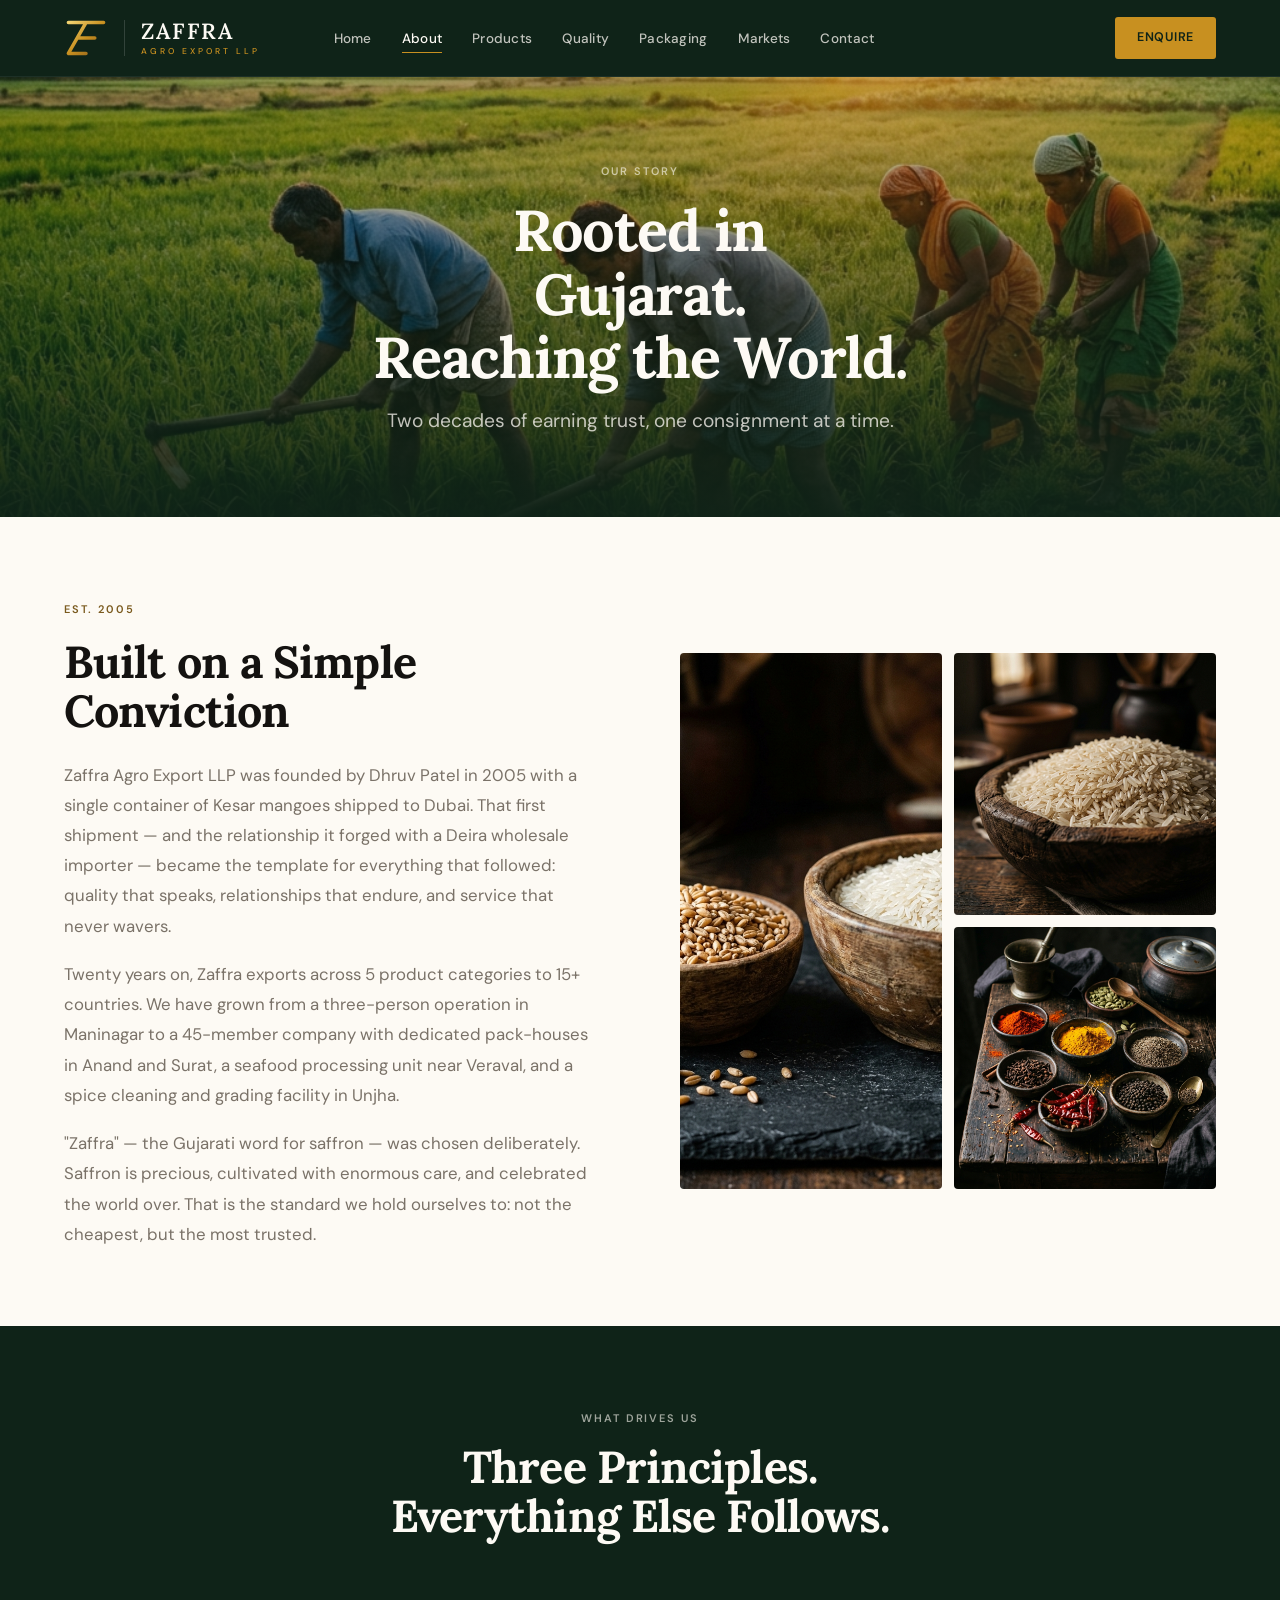
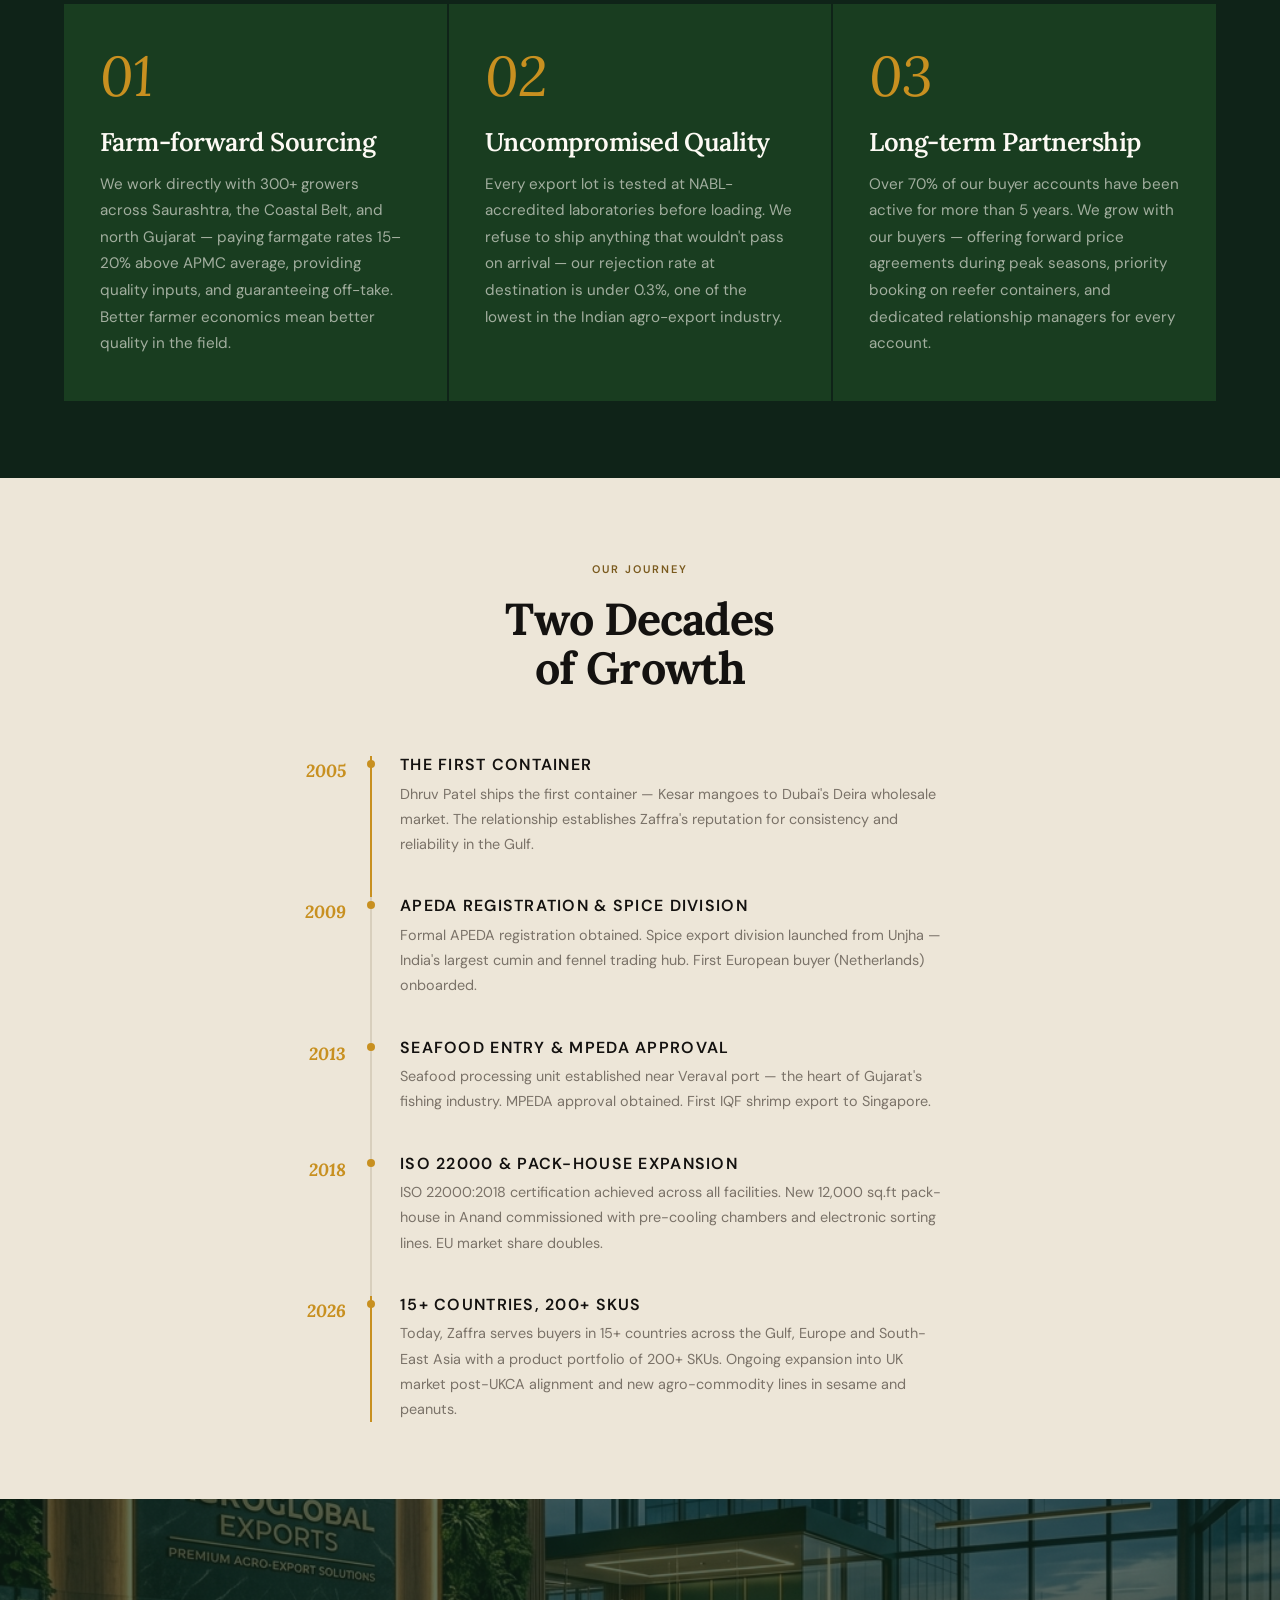
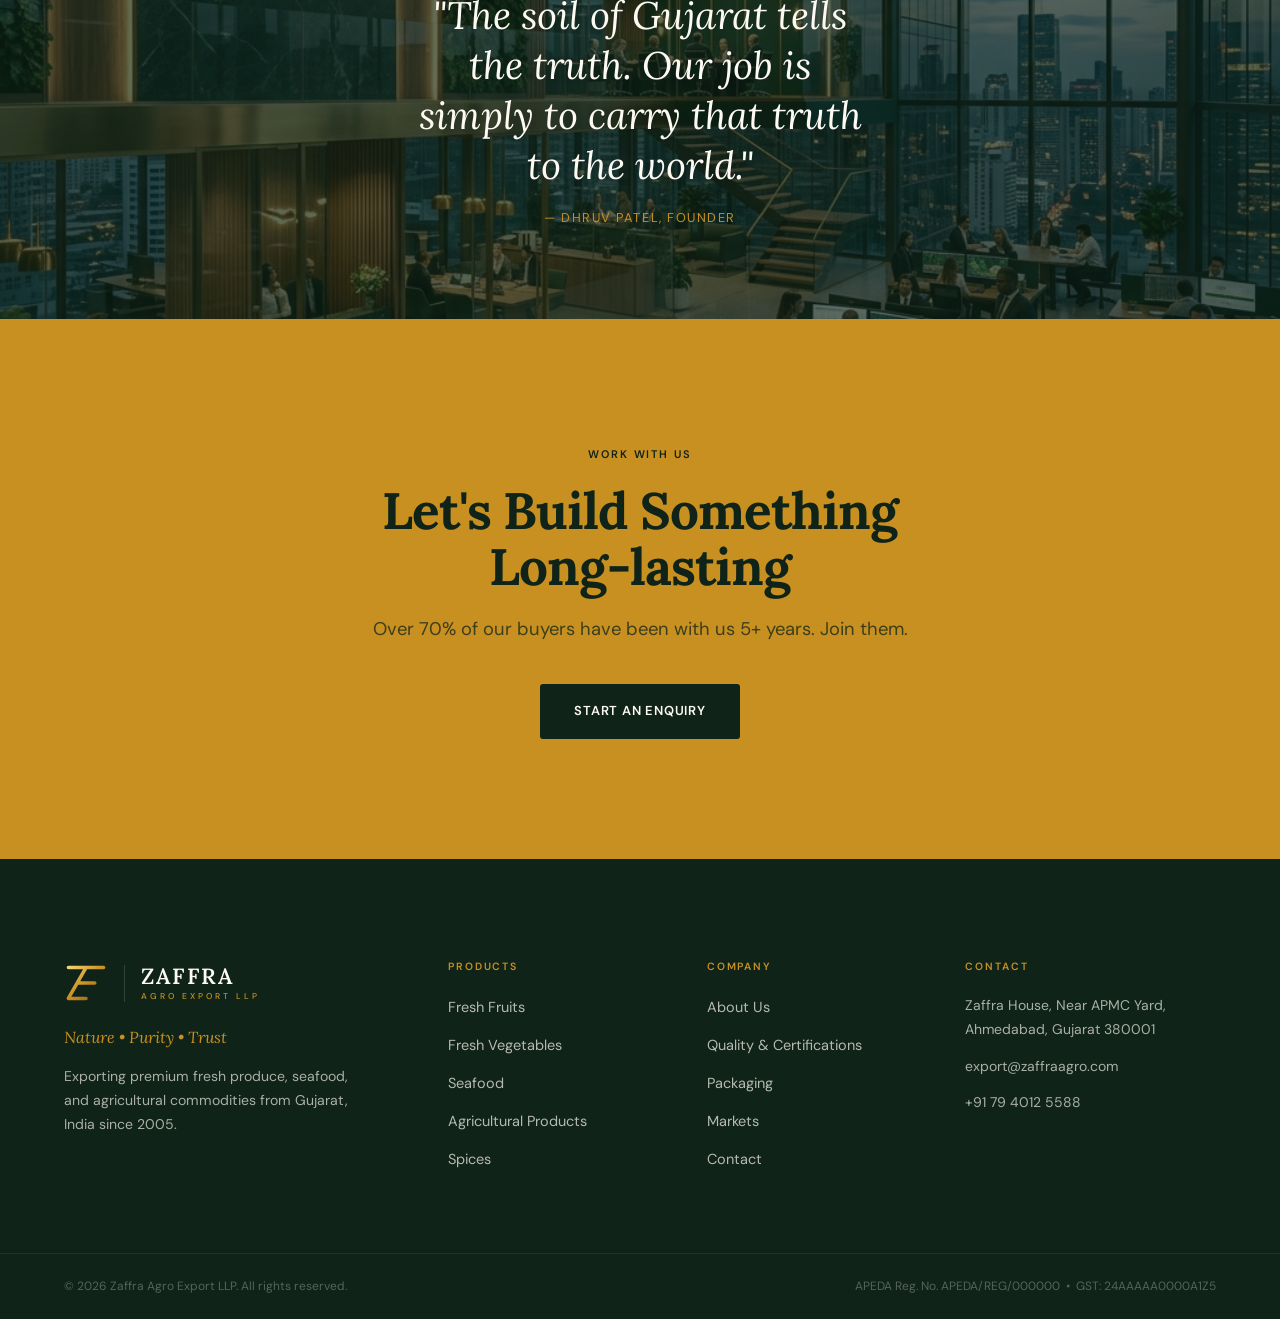
<file: about.html>
﻿<!DOCTYPE html>
<html lang="en">
<head>
  <meta charset="UTF-8">
  <meta name="viewport" content="width=device-width, initial-scale=1.0">
  <title>About Zaffra Agro Export LLP — Gujarat's Premier Agro Exporter</title>
  <meta name="description" content="Learn about Zaffra Agro Export LLP — founded in 2005 in Ahmedabad, Gujarat. Our story, team, farming partnerships and export philosophy.">
  <link rel="preconnect" href="https://fonts.googleapis.com">
  <link rel="preconnect" href="https://fonts.gstatic.com" crossorigin>
  <link rel="stylesheet" href="https://fonts.googleapis.com/css2?family=Lora:ital,wght@0,400;0,500;0,600;0,700;1,400;1,700&family=DM+Sans:opsz,wght@9..40,300;9..40,400;9..40,500;9..40,600&display=swap">
  <link rel="stylesheet" href="css/style.css">
</head>
<body class="page-interior">

  <header class="site-header" id="site-header">
    <div class="nav-container">
      <a href="index.html" class="brand" aria-label="Zaffra Home">
        <svg class="brand-mark" viewBox="0 0 100 100" xmlns="http://www.w3.org/2000/svg"><defs><linearGradient id="goldGrad" x1="0%" y1="0%" x2="100%" y2="100%"><stop offset="0%" stop-color="#F2D270" /><stop offset="50%" stop-color="#C89020" /><stop offset="100%" stop-color="#8A5A19" /></linearGradient></defs><path d="M10 15 H90 M50 15 L10 85 H50 M30 50 H70" fill="none" stroke="url(#goldGrad)" stroke-width="8" stroke-linecap="round" stroke-linejoin="round"/></svg>
        <span class="brand-word">ZAFFRA<small>AGRO EXPORT LLP</small></span>
      </a>
      <nav class="main-nav" aria-label="Primary navigation">
        <ul>
          <li><a href="index.html">Home</a></li>
          <li><a href="about.html" class="current">About</a></li>
          <li class="has-dropdown">
            <a href="products.html">Products</a>
            <div class="dropdown">
              <a href="fresh-fruits.html">Fresh Fruits</a>
              <a href="fresh-vegetables.html">Fresh Vegetables</a>
              <a href="seafood.html">Seafood</a>
              <a href="agricultural.html">Agricultural Products</a>
              <a href="spices.html">Spices</a>
            </div>
          </li>
          <li><a href="quality.html">Quality</a></li>
          <li><a href="packaging.html">Packaging</a></li>
          <li><a href="countries.html">Markets</a></li>
          <li><a href="contact.html">Contact</a></li>
        </ul>
      </nav>
      <div class="nav-actions">
        <a href="contact.html" class="btn-nav-enquire">Enquire</a>
        <button class="mobile-toggle" id="mobile-toggle" aria-label="Open menu" aria-expanded="false"><span></span><span></span><span></span></button>
      </div>
    </div>
  </header>
  <div class="mobile-panel" id="mobile-panel" aria-hidden="true">
    <button class="mobile-panel-close" aria-label="Close menu"><svg viewBox="0 0 24 24" fill="none" stroke="currentColor" stroke-width="1.5" aria-hidden="true"><line x1="4" y1="4" x2="20" y2="20"/><line x1="20" y1="4" x2="4" y2="20"/></svg></button>
    <nav aria-label="Mobile navigation"><ul>
      <li><a href="index.html">Home</a></li>
      <li><a href="about.html">About</a></li>
      <li><a href="fresh-fruits.html">Fresh Fruits</a></li>
      <li><a href="fresh-vegetables.html">Fresh Vegetables</a></li>
      <li><a href="seafood.html">Seafood</a></li>
      <li><a href="agricultural.html">Agricultural Products</a></li>
      <li><a href="spices.html">Spices</a></li>
      <li><a href="quality.html">Quality</a></li>
      <li><a href="packaging.html">Packaging</a></li>
      <li><a href="countries.html">Markets</a></li>
      <li><a href="contact.html">Contact</a></li>
    </ul></nav>
    <a href="contact.html" class="btn-primary" style="margin-top:auto;display:inline-flex">Send Enquiry</a>
  </div>

  <main>

    <section class="page-hero" style="background-image:url('images/origin_story.png')" aria-labelledby="about-hero-h1">
      <div class="container">
        <span class="label label--light reveal">Our Story</span>
        <h1 id="about-hero-h1" class="reveal">Rooted in<br>Gujarat.<br>Reaching the World.</h1>
        <p class="lead reveal reveal-delay-1">Two decades of earning trust, one consignment at a time.</p>
      </div>
    </section>

    <!-- Founding story split -->
    <section class="section section-cream" aria-labelledby="founding-heading">
      <div class="container">
        <div class="grid-2" style="gap:80px;align-items:center">
          <div class="reveal">
            <span class="label">Est. 2005</span>
            <h2 id="founding-heading">Built on a Simple<br>Conviction</h2>
            <p class="body-lg" style="margin-top:24px;color:var(--mid)">
              Zaffra Agro Export LLP was founded by Dhruv Patel in 2005 with a single container of Kesar mangoes shipped to Dubai. That first shipment — and the relationship it forged with a Deira wholesale importer — became the template for everything that followed: quality that speaks, relationships that endure, and service that never wavers.
            </p>
            <p class="body-lg" style="margin-top:18px;color:var(--mid)">
              Twenty years on, Zaffra exports across 5 product categories to 15+ countries. We have grown from a three-person operation in Maninagar to a 45-member company with dedicated pack-houses in Anand and Surat, a seafood processing unit near Veraval, and a spice cleaning and grading facility in Unjha.
            </p>
            <p class="body-lg" style="margin-top:18px;color:var(--mid)">
              "Zaffra" — the Gujarati word for saffron — was chosen deliberately. Saffron is precious, cultivated with enormous care, and celebrated the world over. That is the standard we hold ourselves to: not the cheapest, but the most trusted.
            </p>
          </div>
          <div class="reveal reveal-delay-1" style="display:grid;grid-template-columns:1fr 1fr;gap:12px">
            <img src="images/agricultural_products.png" alt="Gujarat agricultural fields at sunrise" loading="lazy" decoding="async" style="width:100%;height:100%;object-fit:cover;border-radius:4px">
            <div style="display:grid;grid-template-rows:1fr 1fr;gap:12px;height:100%">
              <img src="images/basmati_rice.png" alt="Golden Alphonso mangoes" loading="lazy" decoding="async" style="width:100%;height:100%;object-fit:cover;border-radius:4px">
              <img src="images/spices.png" alt="Vibrant Indian spices" loading="lazy" decoding="async" style="width:100%;height:100%;object-fit:cover;border-radius:4px">
            </div>
          </div>
        </div>
      </div>
    </section>

    <!-- Values / pillars dark section -->
    <section class="section section-forest" aria-labelledby="values-heading">
      <div class="container">
        <div class="section-header section-header--center reveal">
          <span class="label label--light">What Drives Us</span>
          <h2 id="values-heading" class="text-cream">Three Principles.<br>Everything Else Follows.</h2>
        </div>
        <div class="grid-3" style="gap:2px;margin-top:48px">
          <div style="background:var(--forest-mid);padding:44px 36px" class="reveal">
            <div style="font-family:var(--serif);font-style:italic;font-size:3.5rem;color:var(--saffron);line-height:1;margin-bottom:24px">01</div>
            <h3 style="color:var(--cream);margin-bottom:14px">Farm-forward Sourcing</h3>
            <p style="color:rgba(253,250,244,0.6);line-height:1.75;font-size:0.95rem">We work directly with 300+ growers across Saurashtra, the Coastal Belt, and north Gujarat — paying farmgate rates 15–20% above APMC average, providing quality inputs, and guaranteeing off-take. Better farmer economics mean better quality in the field.</p>
          </div>
          <div style="background:var(--forest-mid);padding:44px 36px" class="reveal reveal-delay-1">
            <div style="font-family:var(--serif);font-style:italic;font-size:3.5rem;color:var(--saffron);line-height:1;margin-bottom:24px">02</div>
            <h3 style="color:var(--cream);margin-bottom:14px">Uncompromised Quality</h3>
            <p style="color:rgba(253,250,244,0.6);line-height:1.75;font-size:0.95rem">Every export lot is tested at NABL-accredited laboratories before loading. We refuse to ship anything that wouldn't pass on arrival — our rejection rate at destination is under 0.3%, one of the lowest in the Indian agro-export industry.</p>
          </div>
          <div style="background:var(--forest-mid);padding:44px 36px" class="reveal reveal-delay-2">
            <div style="font-family:var(--serif);font-style:italic;font-size:3.5rem;color:var(--saffron);line-height:1;margin-bottom:24px">03</div>
            <h3 style="color:var(--cream);margin-bottom:14px">Long-term Partnership</h3>
            <p style="color:rgba(253,250,244,0.6);line-height:1.75;font-size:0.95rem">Over 70% of our buyer accounts have been active for more than 5 years. We grow with our buyers — offering forward price agreements during peak seasons, priority booking on reefer containers, and dedicated relationship managers for every account.</p>
          </div>
        </div>
      </div>
    </section>

    <!-- Timeline -->
    <section class="section section-stone" aria-labelledby="timeline-heading">
      <div class="container">
        <div class="section-header section-header--center reveal">
          <span class="label">Our Journey</span>
          <h2 id="timeline-heading">Two Decades<br>of Growth</h2>
        </div>
        <div style="max-width: 700px; margin: 40px auto 0;">
          <div style="border-left:2px solid var(--hairline);padding-left:0;margin-left:80px">
            <!-- Timeline items -->
            <div style="display:flex;gap:0;margin-bottom:0">
              <div style="width:80px;flex-shrink:0;margin-left:-82px;text-align:right;padding-right:24px">
                <span style="font-family:var(--serif);font-style:italic;font-size:1.1rem;color:var(--saffron);font-weight:700">2005</span>
              </div>
              <div style="border-left:2px solid var(--saffron);padding-left:28px;padding-bottom:40px;position:relative">
                <div style="position:absolute;left:-5px;top:4px;width:8px;height:8px;border-radius:50%;background:var(--saffron)"></div>
                <h4 style="margin-bottom:8px">The First Container</h4>
                <p style="color:var(--mid);font-size:0.9rem;max-width:55ch">Dhruv Patel ships the first container — Kesar mangoes to Dubai's Deira wholesale market. The relationship establishes Zaffra's reputation for consistency and reliability in the Gulf.</p>
              </div>
            </div>
            <div style="display:flex;gap:0">
              <div style="width:80px;flex-shrink:0;margin-left:-82px;text-align:right;padding-right:24px">
                <span style="font-family:var(--serif);font-style:italic;font-size:1.1rem;color:var(--saffron);font-weight:700">2009</span>
              </div>
              <div style="border-left:2px solid var(--hairline);padding-left:28px;padding-bottom:40px;position:relative">
                <div style="position:absolute;left:-5px;top:4px;width:8px;height:8px;border-radius:50%;background:var(--saffron)"></div>
                <h4 style="margin-bottom:8px">APEDA Registration &amp; Spice Division</h4>
                <p style="color:var(--mid);font-size:0.9rem;max-width:55ch">Formal APEDA registration obtained. Spice export division launched from Unjha — India's largest cumin and fennel trading hub. First European buyer (Netherlands) onboarded.</p>
              </div>
            </div>
            <div style="display:flex;gap:0">
              <div style="width:80px;flex-shrink:0;margin-left:-82px;text-align:right;padding-right:24px">
                <span style="font-family:var(--serif);font-style:italic;font-size:1.1rem;color:var(--saffron);font-weight:700">2013</span>
              </div>
              <div style="border-left:2px solid var(--hairline);padding-left:28px;padding-bottom:40px;position:relative">
                <div style="position:absolute;left:-5px;top:4px;width:8px;height:8px;border-radius:50%;background:var(--saffron)"></div>
                <h4 style="margin-bottom:8px">Seafood Entry &amp; MPEDA Approval</h4>
                <p style="color:var(--mid);font-size:0.9rem;max-width:55ch">Seafood processing unit established near Veraval port — the heart of Gujarat's fishing industry. MPEDA approval obtained. First IQF shrimp export to Singapore.</p>
              </div>
            </div>
            <div style="display:flex;gap:0">
              <div style="width:80px;flex-shrink:0;margin-left:-82px;text-align:right;padding-right:24px">
                <span style="font-family:var(--serif);font-style:italic;font-size:1.1rem;color:var(--saffron);font-weight:700">2018</span>
              </div>
              <div style="border-left:2px solid var(--hairline);padding-left:28px;padding-bottom:40px;position:relative">
                <div style="position:absolute;left:-5px;top:4px;width:8px;height:8px;border-radius:50%;background:var(--saffron)"></div>
                <h4 style="margin-bottom:8px">ISO 22000 &amp; Pack-House Expansion</h4>
                <p style="color:var(--mid);font-size:0.9rem;max-width:55ch">ISO 22000:2018 certification achieved across all facilities. New 12,000 sq.ft pack-house in Anand commissioned with pre-cooling chambers and electronic sorting lines. EU market share doubles.</p>
              </div>
            </div>
            <div style="display:flex;gap:0">
              <div style="width:80px;flex-shrink:0;margin-left:-82px;text-align:right;padding-right:24px">
                <span style="font-family:var(--serif);font-style:italic;font-size:1.1rem;color:var(--saffron);font-weight:700">2026</span>
              </div>
              <div style="border-left:2px solid var(--saffron);padding-left:28px;padding-bottom:0;position:relative">
                <div style="position:absolute;left:-5px;top:4px;width:8px;height:8px;border-radius:50%;background:var(--saffron)"></div>
                <h4 style="margin-bottom:8px">15+ Countries, 200+ SKUs</h4>
                <p style="color:var(--mid);font-size:0.9rem;max-width:55ch">Today, Zaffra serves buyers in 15+ countries across the Gulf, Europe and South-East Asia with a product portfolio of 200+ SKUs. Ongoing expansion into UK market post-UKCA alignment and new agro-commodity lines in sesame and peanuts.</p>
              </div>
            </div>
          </div>
        </div>
      </div>
    </section>

    <!-- Wide farm image with pullquote -->
    <div style="position:relative;overflow:hidden">
      <img src="images/contact_hero.png" alt="Gujarat farmland at dawn — home of Zaffra's sourcing network" loading="lazy" decoding="async" style="width:100%;height:420px;object-fit:cover;display:block">
      <div style="position:absolute;inset:0;background:rgba(15,35,24,0.65);display:flex;align-items:center;justify-content:center;padding:40px">
        <blockquote style="font-family:var(--serif);font-style:italic;font-size:clamp(1.5rem,3vw,2.8rem);color:var(--cream);text-align:center;max-width:20ch;line-height:1.3">
          "The soil of Gujarat tells the truth. Our job is simply to carry that truth to the world."
          <cite style="display:block;font-family:var(--sans);font-style:normal;font-size:0.8rem;letter-spacing:.12em;text-transform:uppercase;color:var(--saffron);margin-top:20px">— Dhruv Patel, Founder</cite>
        </blockquote>
      </div>
    </div>

    <!-- CTA -->
    <section class="highlight-band" aria-labelledby="about-cta-heading">
      <div class="container">
        <span class="label" style="color:var(--forest)">Work With Us</span>
        <h2 id="about-cta-heading">Let's Build Something<br>Long-lasting</h2>
        <p>Over 70% of our buyers have been with us 5+ years. Join them.</p>
        <a href="contact.html" class="btn-dark">Start an Enquiry</a>
      </div>
    </section>

  </main>

  <footer class="site-footer">
    <div class="footer-inner">
      <div class="footer-brand-col">
        <a href="index.html" class="brand brand--light" aria-label="Zaffra Home"><svg class="brand-mark" viewBox="0 0 100 100" xmlns="http://www.w3.org/2000/svg"><defs><linearGradient id="goldGrad" x1="0%" y1="0%" x2="100%" y2="100%"><stop offset="0%" stop-color="#F2D270" /><stop offset="50%" stop-color="#C89020" /><stop offset="100%" stop-color="#8A5A19" /></linearGradient></defs><path d="M10 15 H90 M50 15 L10 85 H50 M30 50 H70" fill="none" stroke="url(#goldGrad)" stroke-width="8" stroke-linecap="round" stroke-linejoin="round"/></svg><span class="brand-word">ZAFFRA<small>AGRO EXPORT LLP</small></span></a>
        <p class="footer-tagline">Nature &bull; Purity &bull; Trust</p>
        <p class="footer-desc">Exporting premium fresh produce, seafood, and agricultural commodities from Gujarat, India since 2005.</p>
      </div>
      <div class="footer-nav-col"><h4>Products</h4><ul>
        <li><a href="fresh-fruits.html">Fresh Fruits</a></li><li><a href="fresh-vegetables.html">Fresh Vegetables</a></li>
        <li><a href="seafood.html">Seafood</a></li><li><a href="agricultural.html">Agricultural Products</a></li><li><a href="spices.html">Spices</a></li>
      </ul></div>
      <div class="footer-nav-col"><h4>Company</h4><ul>
        <li><a href="about.html">About Us</a></li><li><a href="quality.html">Quality &amp; Certifications</a></li>
        <li><a href="packaging.html">Packaging</a></li><li><a href="countries.html">Markets</a></li><li><a href="contact.html">Contact</a></li>
      </ul></div>
      <div class="footer-contact-col"><h4>Contact</h4><address>
        <p>Zaffra House, Near APMC Yard,<br>Ahmedabad, Gujarat 380001</p>
        <p><a href="mailto:export@zaffraagro.com">export@zaffraagro.com</a></p>
        <p><a href="tel:+917940125588">+91 79 4012 5588</a></p>
      </address></div>
    </div>
    <div class="footer-bottom">
      <p>&copy; 2026 Zaffra Agro Export LLP. All rights reserved.</p>
      <p>APEDA Reg. No. APEDA/REG/000000 &nbsp;&bull;&nbsp; GST: 24AAAAA0000A1Z5</p>
    </div>
  </footer>
  <script src="js/script.js"></script>
</body>
</html>
</file>
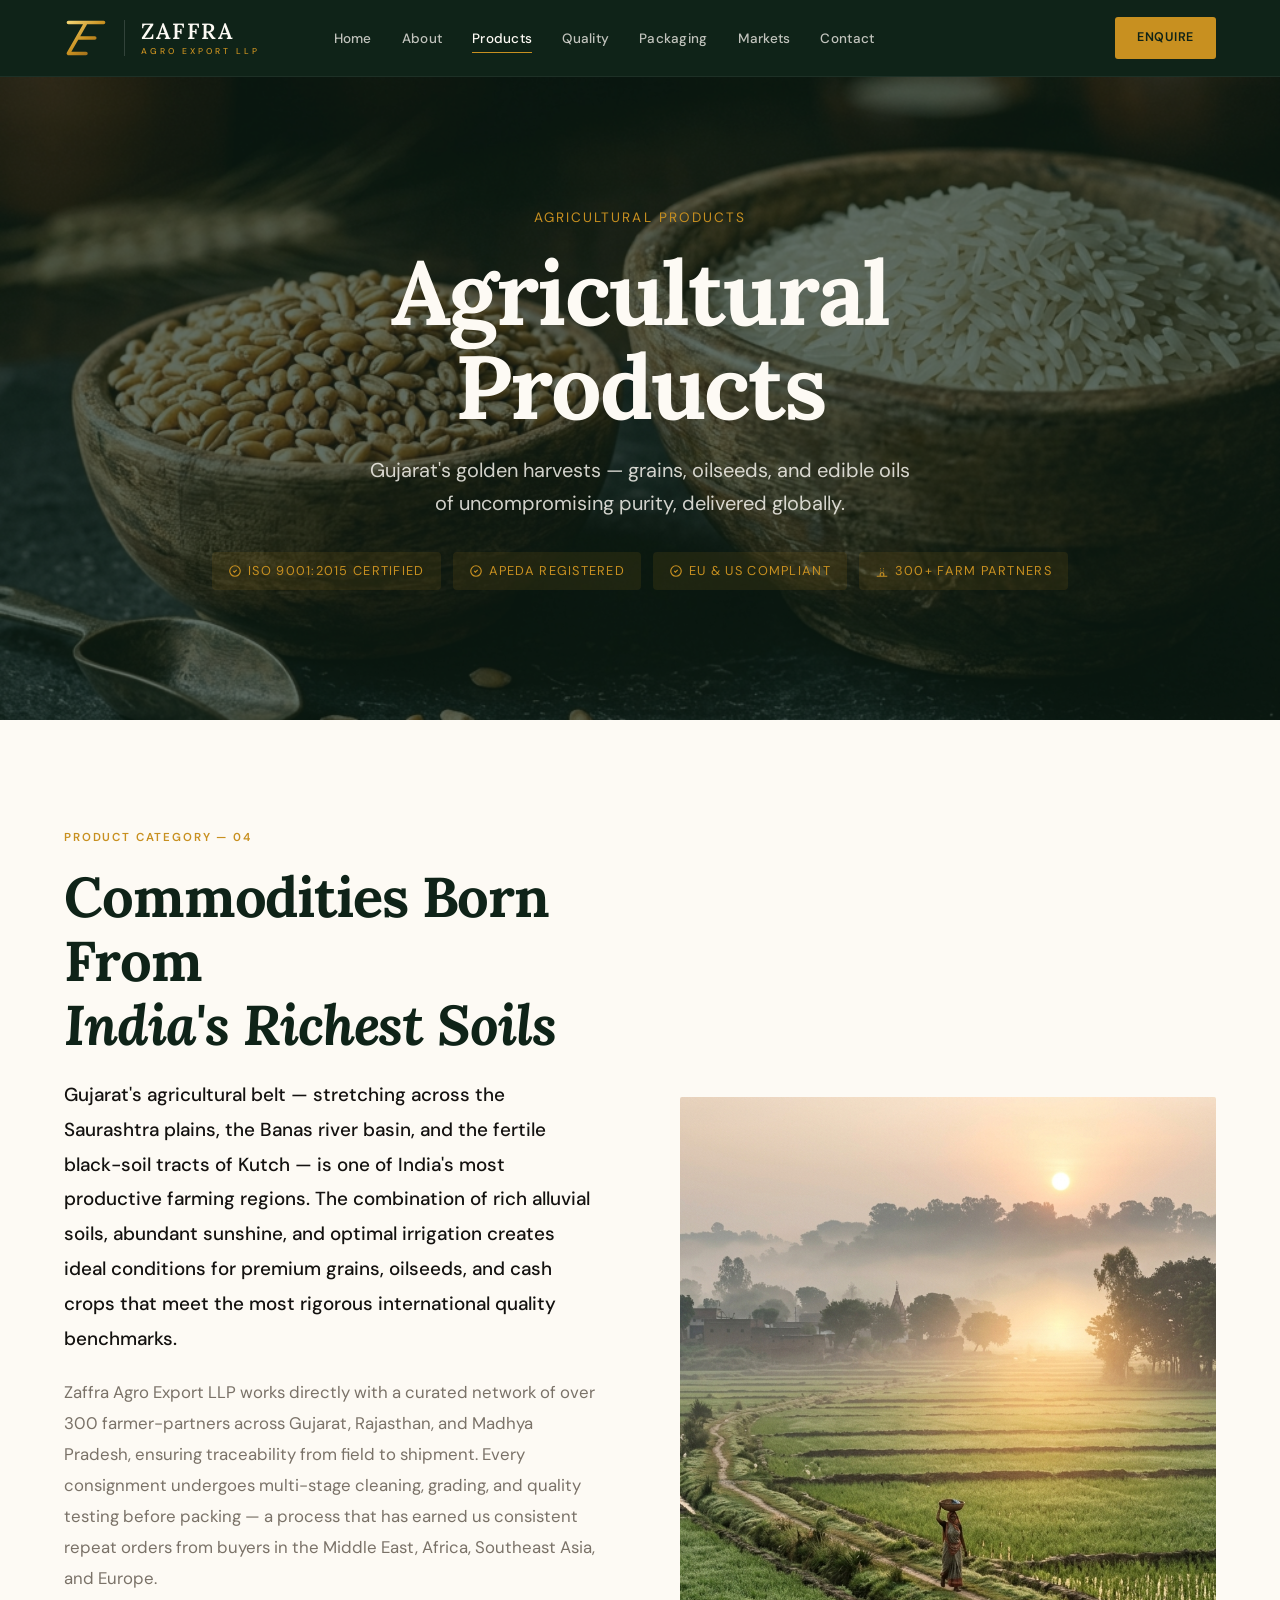
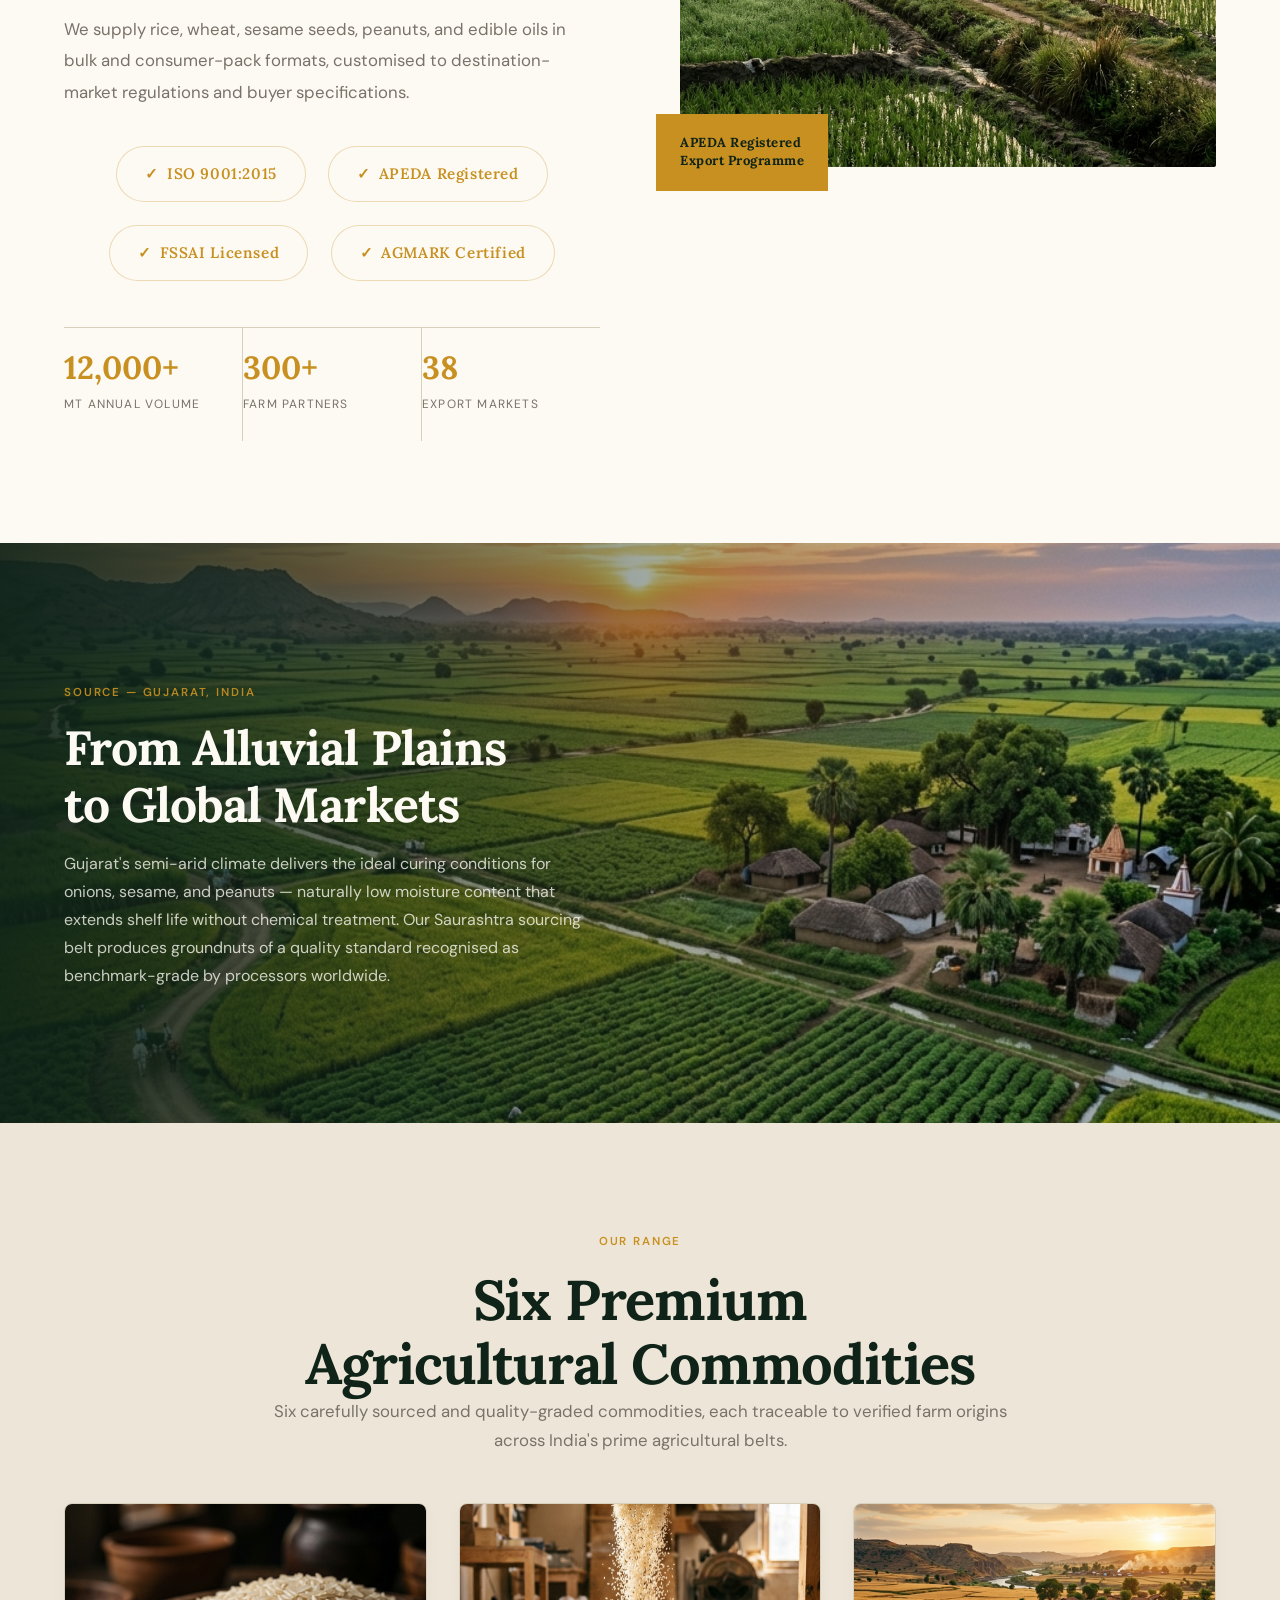
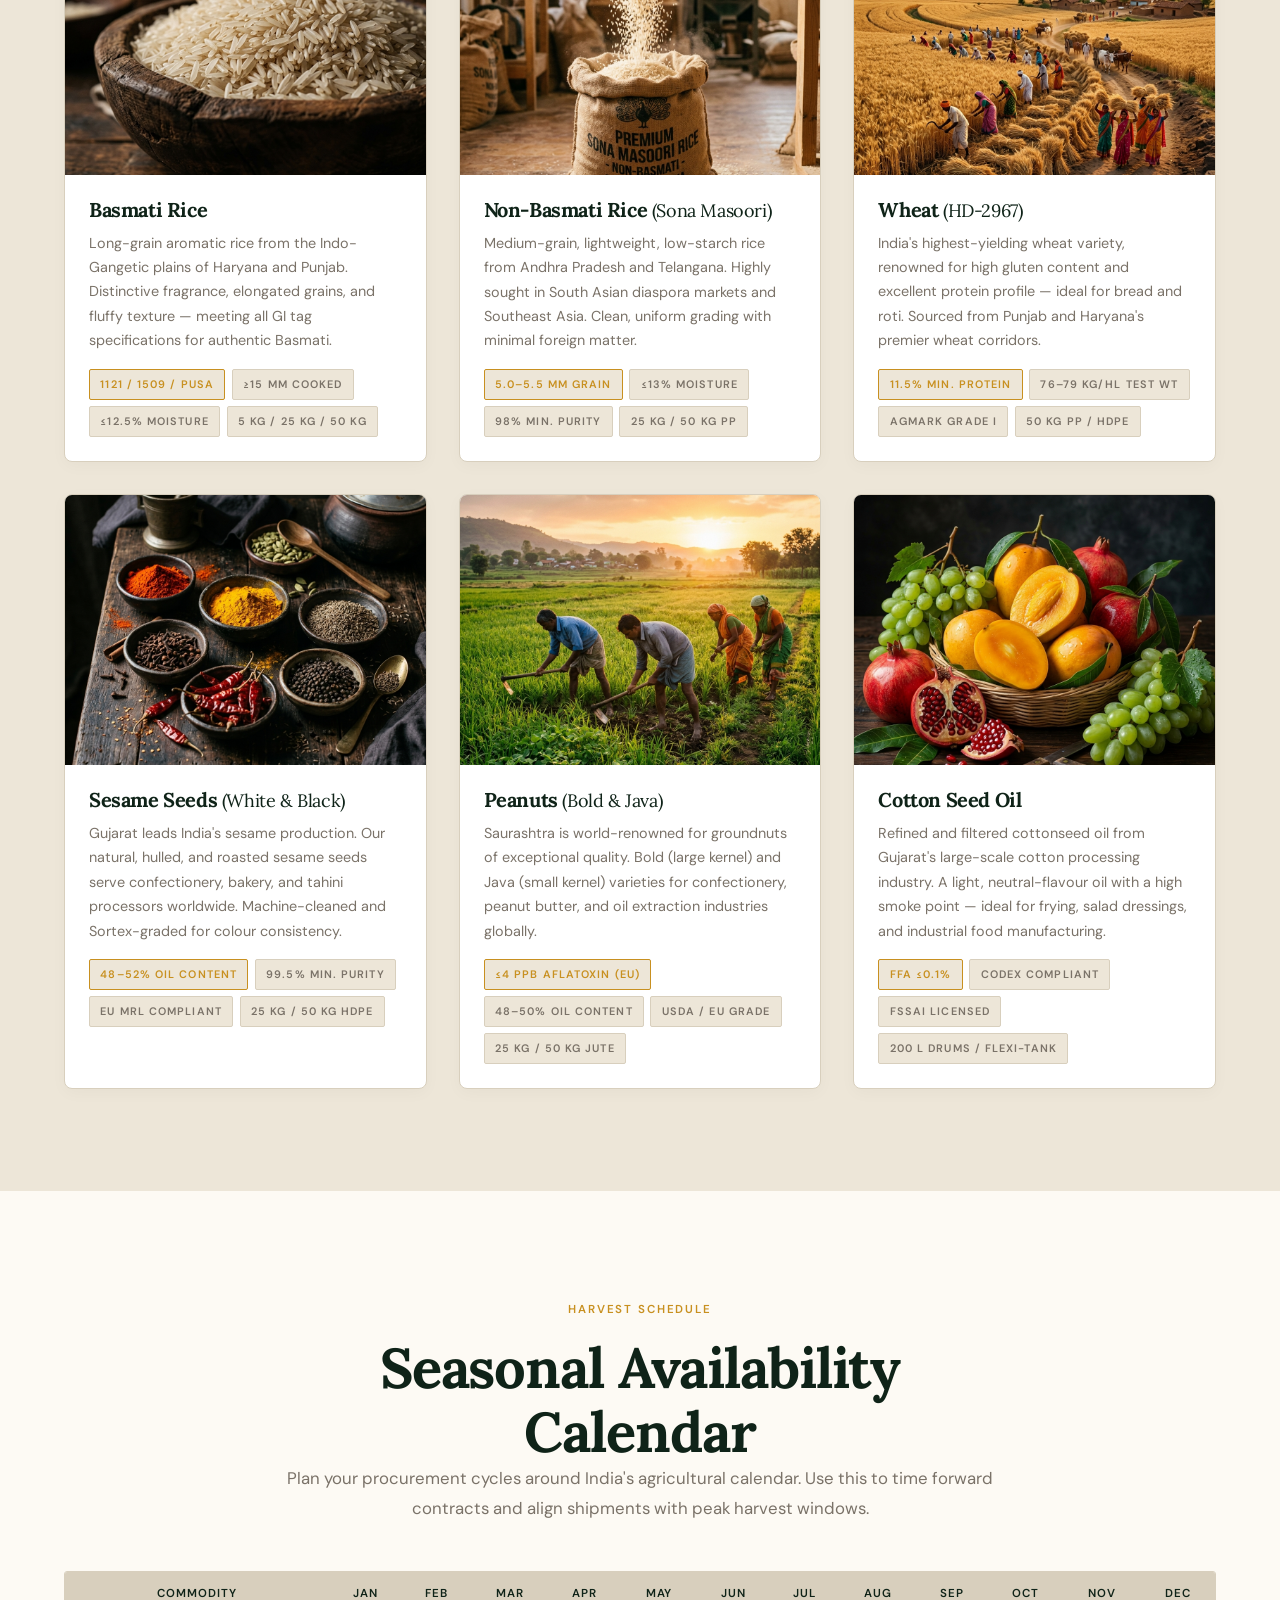
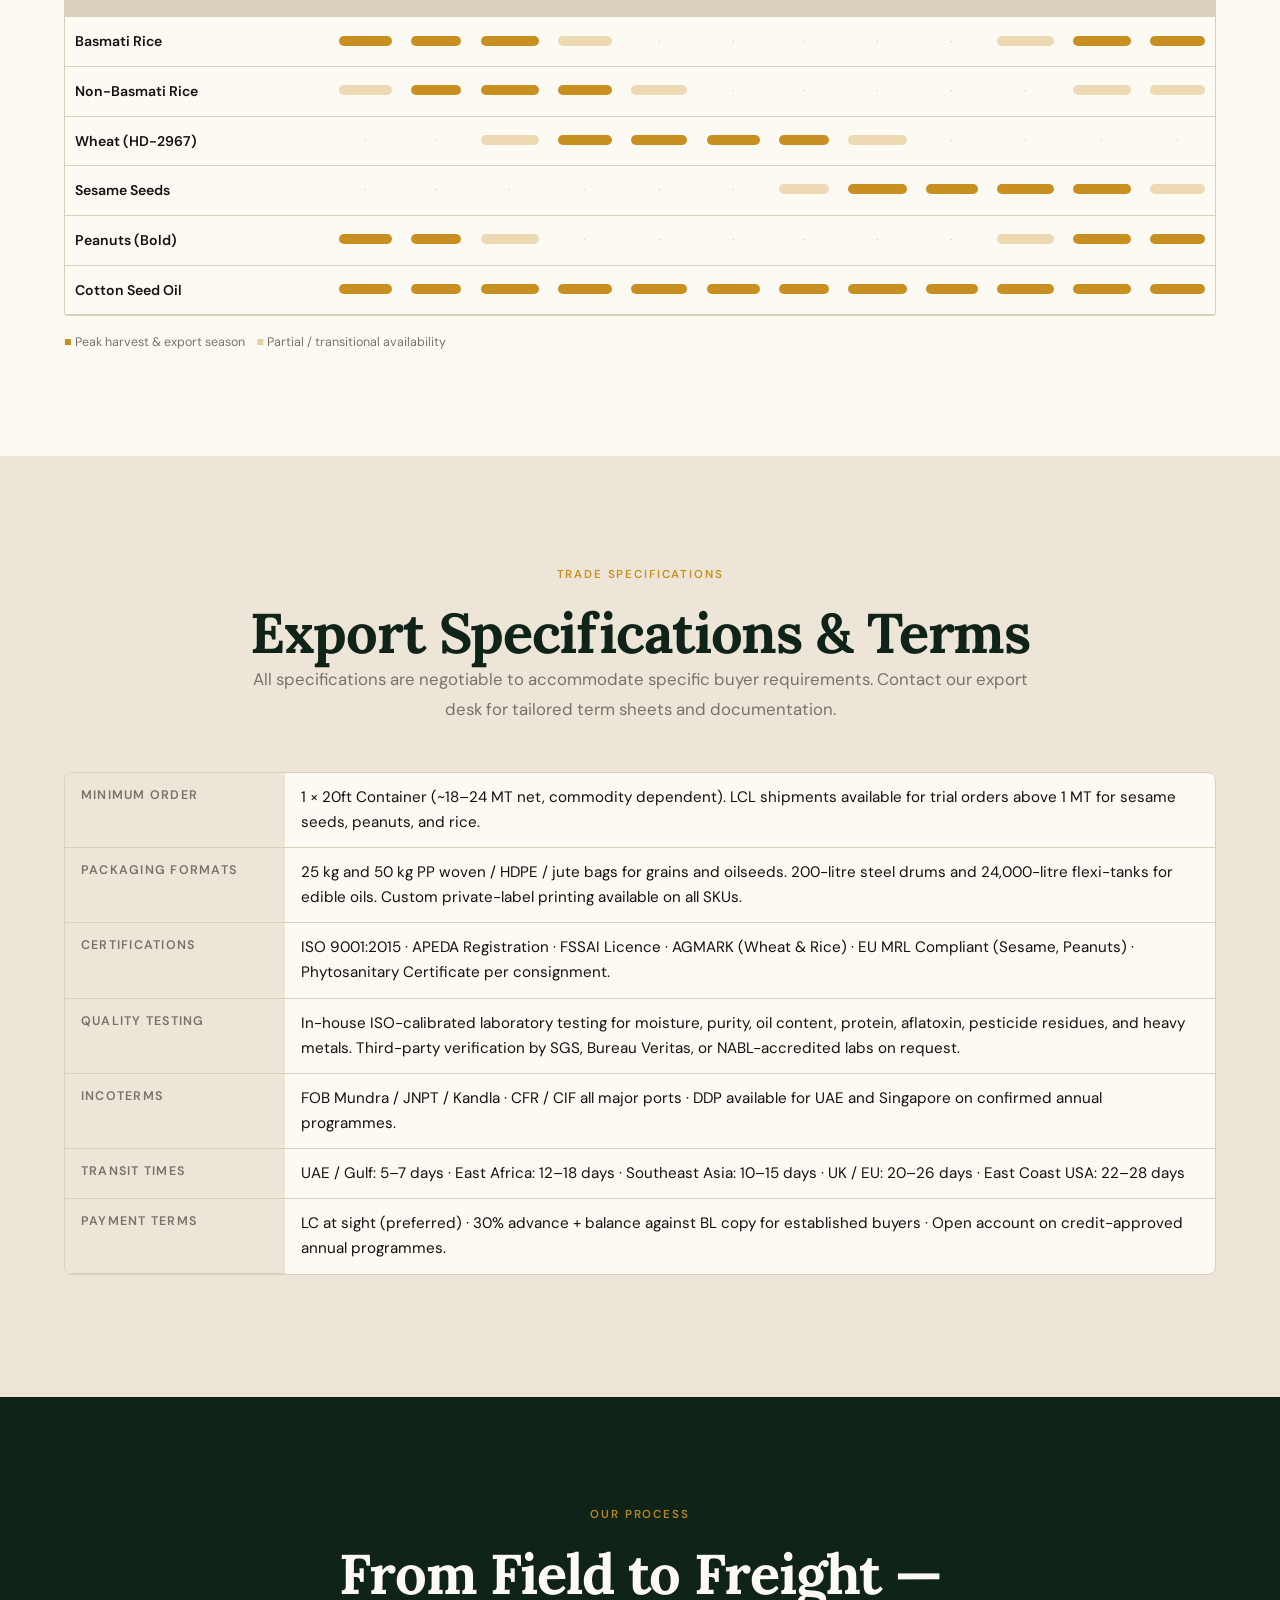
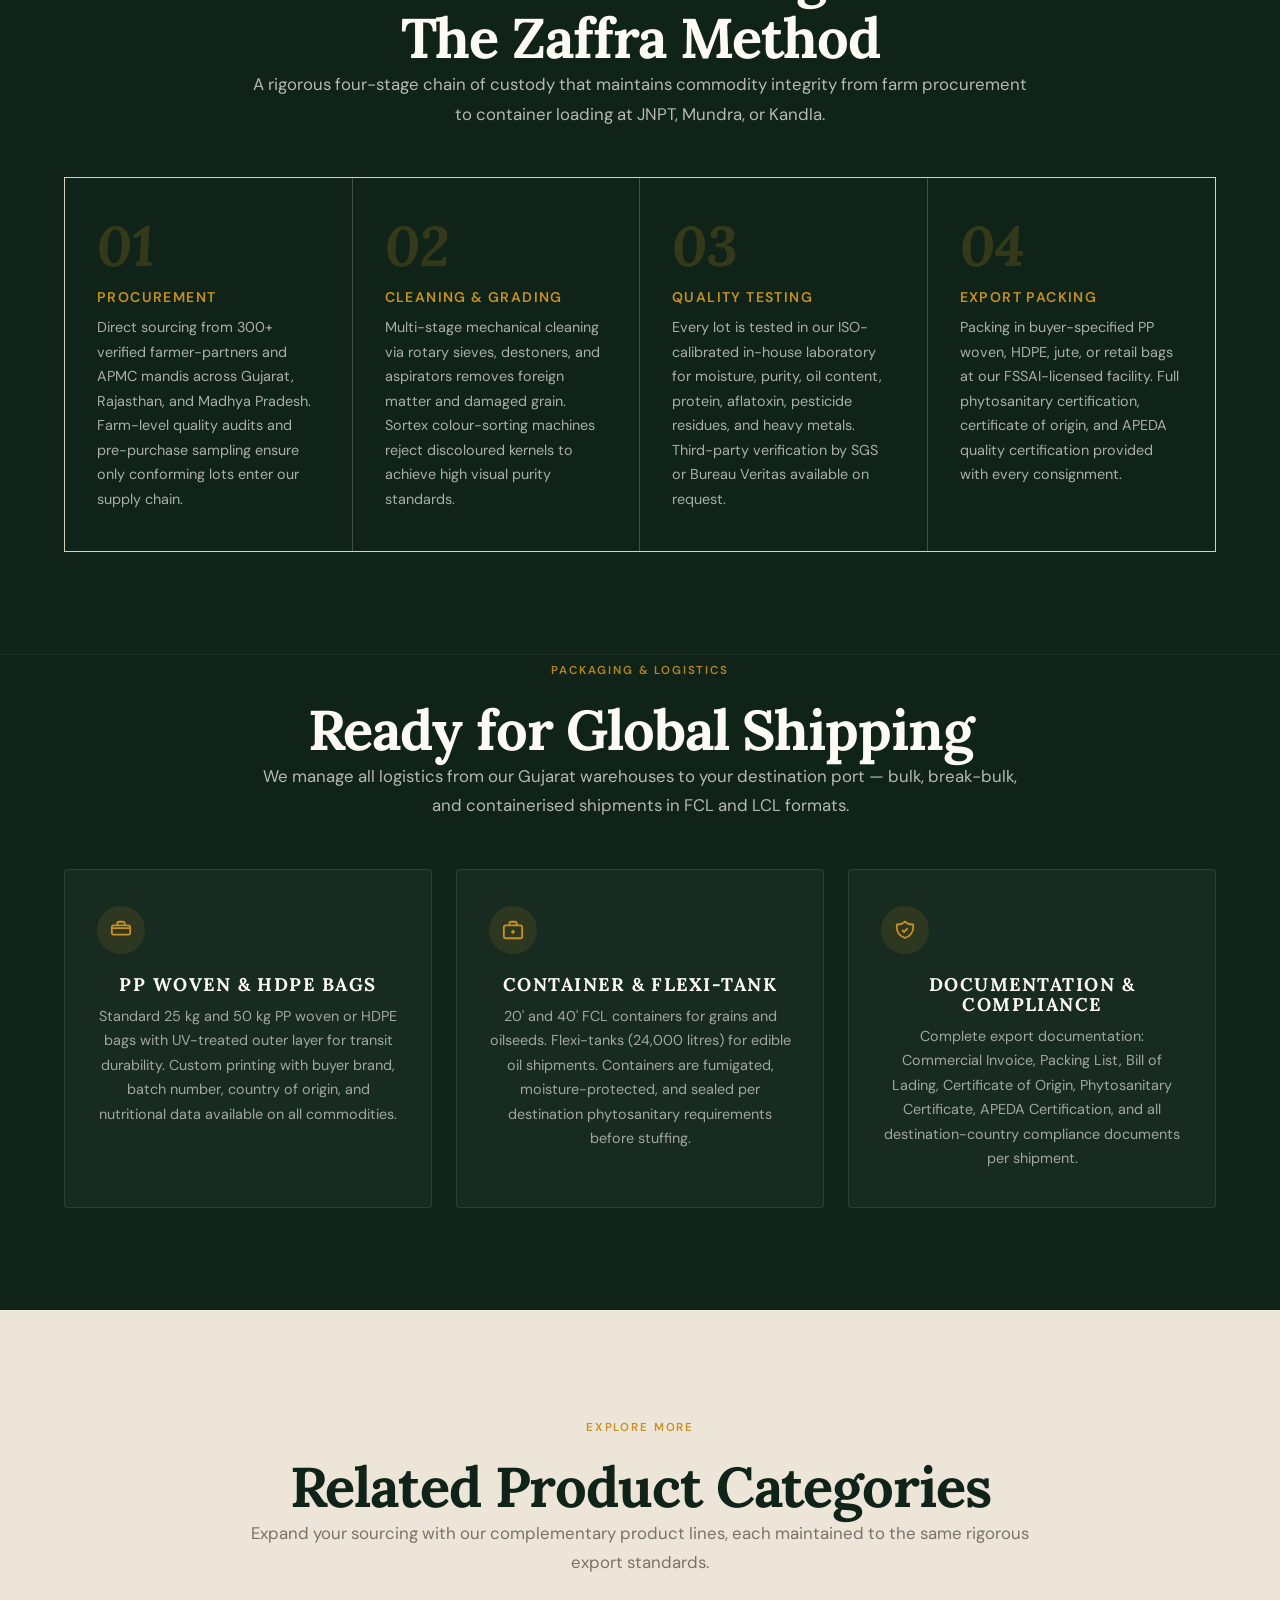
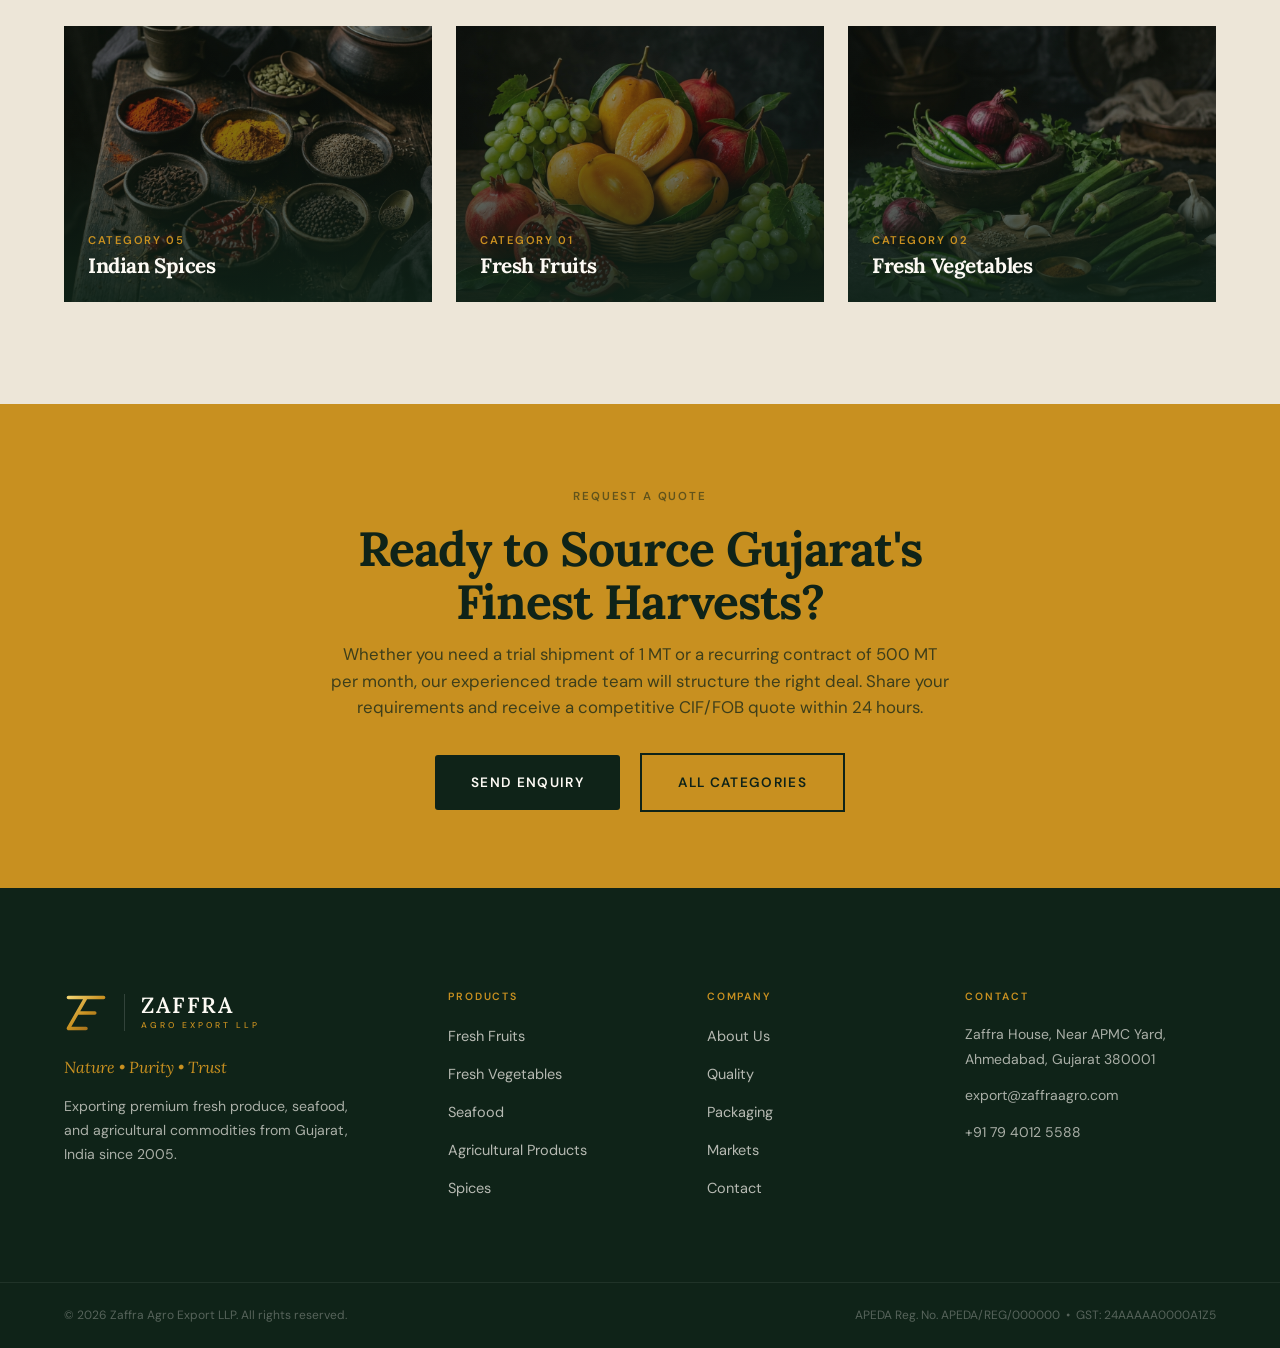
<file: agricultural.html>
<!DOCTYPE html>
<html lang="en">
<head>
  <meta charset="UTF-8">
  <meta name="viewport" content="width=device-width, initial-scale=1.0">
  <title>Agricultural Products Export — Rice, Wheat, Sesame &amp; Oilseeds | Zaffra Agro Export LLP</title>
  <meta name="description" content="Zaffra Agro Export LLP supplies premium basmati rice, non-basmati rice, wheat, sesame seeds, peanuts and cottonseed oil from Gujarat, India. ISO 9001, APEDA registered exporter to 38+ countries.">
  <link rel="preconnect" href="https://fonts.googleapis.com">
  <link rel="preconnect" href="https://fonts.gstatic.com" crossorigin>
  <link rel="stylesheet" href="https://fonts.googleapis.com/css2?family=Lora:ital,wght@0,400;0,500;0,600;0,700;1,400;1,700&family=DM+Sans:opsz,wght@9..40,400;9..40,500;9..40,600&display=swap">
  <link rel="stylesheet" href="css/style.css">
  <style>
    /* ── Section base ── */
    .section { padding: clamp(4rem, 8vw, 8rem) 5vw; }
    .section-inner { max-width: 1240px; margin: 0 auto; }
    .section-cream { background: #FDFAF4; }
    .section-stone { background: #EDE6D8; }
    .section-forest { background: #0F2318; }

    /* ── Labels / eyebrows ── */
    .label {
      display: inline-block;
      font-family: 'DM Sans', sans-serif;
      font-size: 0.72rem;
      font-weight: 600;
      letter-spacing: 0.16em;
      text-transform: uppercase;
      color: #C89020;
      margin-bottom: 1rem;
    }
    .label--light { color: rgba(200,144,32,0.9); }

    /* ── Section headings ── */
    .section-heading {
      font-family: 'Lora', serif;
      font-size: clamp(2rem, 4.5vw, 3.5rem);
      font-weight: 700;
      color: #0F2318;
      line-height: 1.15;
      margin: 0 0 1.25rem;
      letter-spacing: -0.02em;
    }
    .section-heading--light { color: #FDFAF4; }
    .section-sub {
      font-family: 'DM Sans', sans-serif;
      font-size: 1.05rem;
      color: #7A7268;
      max-width: 640px;
      line-height: 1.75;
      margin: 0 0 3rem;
    }
    .section-sub--light { color: rgba(253,250,244,0.7); }
    .section-header--center { text-align: center; }
    .section-header--center .section-sub { margin-left: auto; margin-right: auto; }

    /* ── Intro split ── */
    .intro-split {
      display: grid;
      grid-template-columns: 1fr 1fr;
      gap: 5rem;
      align-items: center;
    }
    @media (max-width: 800px) { .intro-split { grid-template-columns: 1fr; gap: 2.5rem; } }
    .intro-text p {
      font-family: 'DM Sans', sans-serif;
      font-size: 1.05rem;
      line-height: 1.85;
      color: #7A7268;
      margin: 0 0 1.25rem;
    }
    .intro-text p:first-of-type {
      font-size: 1.18rem;
      color: #141210;
      font-weight: 500;
    }
    .intro-img-wrap { position: relative; }
    .intro-img-wrap img {
      width: 100%;
      aspect-ratio: 4/5;
      object-fit: cover;
      border-radius: 2px;
      display: block;
    }
    .intro-img-badge {
      position: absolute;
      bottom: -1.5rem;
      left: -1.5rem;
      background: #C89020;
      color: #0F2318;
      font-family: 'Lora', serif;
      font-weight: 700;
      font-size: 0.82rem;
      padding: 1.25rem 1.5rem;
      letter-spacing: 0.04em;
      max-width: 180px;
      line-height: 1.4;
    }
    .cert-row { display: flex; flex-wrap: wrap; gap: 0.65rem; margin-top: 2rem; }
    .cert-badge {
      display: inline-flex;
      align-items: center;
      gap: 0.5rem;
      background: rgba(200,144,32,0.07);
      border: 1px solid rgba(200,144,32,0.25);
      padding: 0.5rem 1rem;
      font-family: 'DM Sans', sans-serif;
      font-size: 0.78rem;
      font-weight: 600;
      color: #7A5A1E;
      letter-spacing: 0.04em;
    }
    .cert-badge::before { content: '✓'; color: #C89020; }
    .stats-strip {
      display: flex;
      gap: 0;
      border-top: 1px solid #D8CFBD;
      margin-top: 2.5rem;
    }
    .stat-box {
      flex: 1;
      padding: 1.5rem 0;
      border-right: 1px solid #D8CFBD;
    }
    .stat-box:last-child { border-right: none; }
    .stat-box strong {
      display: block;
      font-family: 'Lora', serif;
      font-size: 2rem;
      font-weight: 900;
      color: #C89020;
      line-height: 1;
      margin-bottom: 0.3rem;
    }
    .stat-box span {
      font-family: 'DM Sans', sans-serif;
      font-size: 0.75rem;
      text-transform: uppercase;
      letter-spacing: 0.1em;
      color: #7A7268;
    }

    /* ── Full-bleed image band ── */
    .img-band {
      position: relative;
      height: clamp(320px, 50vw, 580px);
      overflow: hidden;
    }
    .img-band img { width: 100%; height: 100%; object-fit: cover; display: block; }
    .img-band-overlay {
      position: absolute;
      inset: 0;
      background: linear-gradient(to right, rgba(15,35,24,0.92) 0%, rgba(15,35,24,0.35) 55%, transparent 100%);
      display: flex;
      align-items: center;
      padding: 0 5vw;
    }
    .img-band-text { max-width: 520px; }
    .img-band-text h2 {
      font-family: 'Lora', serif;
      font-size: clamp(1.8rem, 4vw, 3rem);
      font-weight: 700;
      color: #FDFAF4;
      margin: 0 0 1rem;
      line-height: 1.2;
    }
    .img-band-text p {
      font-family: 'DM Sans', sans-serif;
      font-size: 1rem;
      color: rgba(253,250,244,0.78);
      line-height: 1.75;
      margin: 0;
    }

    /* ── Variety Grid ── */
    .variety-grid {
      display: grid;
      grid-template-columns: repeat(3, 1fr);
      gap: 2rem;
      margin-top: 3rem;
    }
    @media (max-width: 1000px) { .variety-grid { grid-template-columns: repeat(2, 1fr); } }
    @media (max-width: 580px)  { .variety-grid { grid-template-columns: 1fr; } }
    .variety-card {
      background: #fff;
      border: 1px solid #D8CFBD;
      overflow: hidden;
      transition: box-shadow 0.3s, transform 0.3s;
    }
    .variety-card:hover {
      box-shadow: 0 12px 40px rgba(15,35,24,0.12);
      transform: translateY(-4px);
    }
    .variety-img { margin: 0; overflow: hidden; }
    .variety-img img {
      width: 100%;
      aspect-ratio: 4/3;
      object-fit: cover;
      display: block;
      transition: transform 0.5s ease;
    }
    .variety-card:hover .variety-img img { transform: scale(1.06); }
    .variety-info { padding: 1.5rem; }
    .variety-info h3 {
      font-family: 'Lora', serif;
      font-size: 1.25rem;
      font-weight: 700;
      color: #0F2318;
      margin: 0 0 0.6rem;
    }
    .variety-info p {
      font-family: 'DM Sans', sans-serif;
      font-size: 0.9rem;
      color: #7A7268;
      line-height: 1.7;
      margin: 0 0 1rem;
    }
    .variety-tags { display: flex; flex-wrap: wrap; gap: 0.4rem; }
    .tag {
      display: inline-block;
      font-family: 'DM Sans', sans-serif;
      font-size: 0.68rem;
      font-weight: 600;
      letter-spacing: 0.1em;
      text-transform: uppercase;
      padding: 0.3rem 0.65rem;
      border: 1px solid #D8CFBD;
      color: #7A7268;
      border-radius: 2px;
    }
    .tag--gold  { border-color: #C89020; color: #C89020; }
    .tag--forest { background: #0F2318; color: #FDFAF4; border-color: #0F2318; }

    /* ── Seasonal Calendar (table approach) ── */
    .cal-wrap { overflow-x: auto; margin-top: 2.5rem; }
    .cal-table { width: 100%; min-width: 700px; border-collapse: collapse; }
    .cal-table th, .cal-table td {
      padding: 0.75rem 0.6rem;
      text-align: center;
      font-family: 'DM Sans', sans-serif;
      font-size: 0.8rem;
      border-bottom: 1px solid #D8CFBD;
    }
    .cal-table th {
      font-weight: 600;
      color: #0F2318;
      font-size: 0.72rem;
      letter-spacing: 0.08em;
      text-transform: uppercase;
      background: #D8CFBD;
    }
    .cal-table td:first-child {
      text-align: left;
      font-weight: 600;
      color: #141210;
      font-size: 0.88rem;
      min-width: 160px;
    }
    .cal-peak {
      background: #C89020;
      border-radius: 12px;
      display: inline-block;
      width: 100%;
      height: 10px;
    }
    .cal-avail {
      background: rgba(200,144,32,0.3);
      border-radius: 12px;
      display: inline-block;
      width: 100%;
      height: 10px;
    }
    .cal-empty { color: #D8CFBD; }

    /* ── Specs Table ── */
    .specs-table { width: 100%; border-collapse: collapse; margin-top: 2.5rem; }
    .specs-table tr { border-bottom: 1px solid #D8CFBD; }
    .specs-table tr:last-child { border-bottom: none; }
    .specs-table th {
      width: 220px;
      text-align: left;
      padding: 1rem 1.5rem 1rem 0;
      font-family: 'DM Sans', sans-serif;
      font-size: 0.78rem;
      font-weight: 600;
      letter-spacing: 0.1em;
      text-transform: uppercase;
      color: #7A7268;
      vertical-align: top;
    }
    .specs-table td {
      padding: 1rem 0;
      font-family: 'DM Sans', sans-serif;
      font-size: 0.95rem;
      color: #141210;
      line-height: 1.65;
    }

    /* ── Process Steps ── */
    .process-steps {
      display: grid;
      grid-template-columns: repeat(4, 1fr);
      gap: 0;
      margin-top: 3rem;
    }
    @media (max-width: 800px) { .process-steps { grid-template-columns: repeat(2, 1fr); } }
    @media (max-width: 480px) { .process-steps { grid-template-columns: 1fr; } }
    .process-step {
      padding: 2.5rem 2rem;
      border-right: 1px solid rgba(216,207,189,0.25);
    }
    .process-step:last-child { border-right: none; }
    .step-num {
      font-family: 'Lora', serif;
      font-size: 3.5rem;
      font-weight: 900;
      color: rgba(200,144,32,0.2);
      line-height: 1;
      margin-bottom: 1rem;
      display: block;
    }
    .process-step h4 {
      font-family: 'DM Sans', sans-serif;
      font-size: 0.88rem;
      font-weight: 600;
      letter-spacing: 0.1em;
      text-transform: uppercase;
      color: #C89020;
      margin: 0 0 0.6rem;
    }
    .process-step p {
      font-family: 'DM Sans', sans-serif;
      font-size: 0.9rem;
      color: rgba(253,250,244,0.65);
      line-height: 1.7;
      margin: 0;
    }

    /* ── Pack cards ── */
    .pack-grid {
      display: grid;
      grid-template-columns: repeat(3, 1fr);
      gap: 1.5rem;
      margin-top: 3rem;
    }
    @media (max-width: 800px) { .pack-grid { grid-template-columns: 1fr; } }
    .pack-card {
      background: rgba(255,255,255,0.04);
      border: 1px solid rgba(255,255,255,0.1);
      padding: 2.25rem 2rem;
      border-radius: 4px;
    }
    .pack-card-icon {
      width: 48px;
      height: 48px;
      background: rgba(200,144,32,0.12);
      border-radius: 50%;
      display: flex;
      align-items: center;
      justify-content: center;
      margin-bottom: 1.25rem;
      color: #C89020;
    }
    .pack-card h4 {
      font-family: 'Lora', serif;
      font-size: 1.15rem;
      font-weight: 700;
      color: #FDFAF4;
      margin: 0 0 0.6rem;
    }
    .pack-card p {
      font-family: 'DM Sans', sans-serif;
      font-size: 0.9rem;
      color: rgba(253,250,244,0.6);
      line-height: 1.7;
      margin: 0;
    }

    /* ── Related Products ── */
    .related-grid {
      display: grid;
      grid-template-columns: repeat(3, 1fr);
      gap: 1.5rem;
      margin-top: 2.5rem;
    }
    @media (max-width: 700px) { .related-grid { grid-template-columns: 1fr; } }
    .related-card {
      display: block;
      position: relative;
      overflow: hidden;
      aspect-ratio: 4/3;
      text-decoration: none;
    }
    .related-card img { width: 100%; height: 100%; object-fit: cover; display: block; transition: transform 0.5s ease; }
    .related-card:hover img { transform: scale(1.07); }
    .related-card-overlay {
      position: absolute;
      inset: 0;
      background: linear-gradient(to top, rgba(15,35,24,0.88) 0%, rgba(15,35,24,0.2) 60%);
      display: flex;
      flex-direction: column;
      justify-content: flex-end;
      padding: 1.5rem;
    }
    .related-card-overlay span {
      font-family: 'DM Sans', sans-serif;
      font-size: 0.7rem;
      font-weight: 600;
      letter-spacing: 0.14em;
      text-transform: uppercase;
      color: #C89020;
      margin-bottom: 0.3rem;
    }
    .related-card-overlay h3 {
      font-family: 'Lora', serif;
      font-size: 1.3rem;
      font-weight: 700;
      color: #FDFAF4;
      margin: 0;
    }

    /* ── CTA Band ── */
    .highlight-band {
      background: #C89020;
      padding: clamp(3rem, 6vw, 5rem) 5vw;
      text-align: center;
    }
    .highlight-band h2 {
      font-family: 'Lora', serif;
      font-size: clamp(1.8rem, 4vw, 3rem);
      font-weight: 700;
      color: #0F2318;
      margin: 0 0 0.75rem;
    }
    .highlight-band p {
      font-family: 'DM Sans', sans-serif;
      font-size: 1.05rem;
      color: rgba(15,35,24,0.75);
      margin: 0 auto 2rem;
      max-width: 52ch;
      text-align: center;
    }
    .btn-dark {
      display: inline-flex;
      align-items: center;
      gap: 0.6rem;
      background: #0F2318;
      color: #FDFAF4;
      font-family: 'DM Sans', sans-serif;
      font-size: 0.85rem;
      font-weight: 600;
      letter-spacing: 0.1em;
      text-transform: uppercase;
      padding: 1rem 2.25rem;
      text-decoration: none;
      transition: background 0.25s, transform 0.2s;
    }
    .btn-dark:hover { background: #193D20; transform: translateY(-2px); }
    .btn-outline-dark {
      display: inline-flex;
      align-items: center;
      gap: 0.6rem;
      background: transparent;
      color: #0F2318;
      border: 2px solid #0F2318;
      font-family: 'DM Sans', sans-serif;
      font-size: 0.85rem;
      font-weight: 600;
      letter-spacing: 0.1em;
      text-transform: uppercase;
      padding: 0.95rem 2.25rem;
      text-decoration: none;
      transition: background 0.25s, color 0.25s, transform 0.2s;
      margin-left: 1rem;
    }
    .btn-outline-dark:hover { background: #0F2318; color: #FDFAF4; transform: translateY(-2px); }

    /* ── Reveal animation ── */
    .reveal { opacity: 0; transform: translateY(28px); transition: opacity 0.65s ease, transform 0.65s ease; }
    .reveal.visible { opacity: 1; transform: none; }
    .reveal-delay-1 { transition-delay: 0.1s; }
    .reveal-delay-2 { transition-delay: 0.2s; }
    .reveal-delay-3 { transition-delay: 0.3s; }
    .reveal-delay-4 { transition-delay: 0.4s; }
    .reveal-delay-5 { transition-delay: 0.5s; }
  </style>
</head>
<body class="page-interior">

  <!-- HEADER -->
  <header class="site-header" id="site-header">
    <div class="nav-container">
      <a href="index.html" class="brand">
        <svg class="brand-mark" viewBox="0 0 100 100" xmlns="http://www.w3.org/2000/svg"><defs><linearGradient id="goldGrad" x1="0%" y1="0%" x2="100%" y2="100%"><stop offset="0%" stop-color="#F2D270" /><stop offset="50%" stop-color="#C89020" /><stop offset="100%" stop-color="#8A5A19" /></linearGradient></defs><path d="M10 15 H90 M50 15 L10 85 H50 M30 50 H70" fill="none" stroke="url(#goldGrad)" stroke-width="8" stroke-linecap="round" stroke-linejoin="round"/></svg>
        <span class="brand-word">ZAFFRA<small>AGRO EXPORT LLP</small></span>
      </a>
      <nav class="main-nav">
        <ul>
          <li><a href="index.html">Home</a></li>
          <li><a href="about.html">About</a></li>
          <li class="has-dropdown"><a href="products.html" class="current">Products</a>
            <div class="dropdown">
              <a href="fresh-fruits.html">Fresh Fruits</a>
              <a href="fresh-vegetables.html">Fresh Vegetables</a>
              <a href="seafood.html">Seafood</a>
              <a href="agricultural.html">Agricultural Products</a>
              <a href="spices.html">Spices</a>
            </div>
          </li>
          <li><a href="quality.html">Quality</a></li>
          <li><a href="packaging.html">Packaging</a></li>
          <li><a href="countries.html">Markets</a></li>
          <li><a href="contact.html">Contact</a></li>
        </ul>
      </nav>
      <div class="nav-actions">
        <a href="contact.html" class="btn-nav-enquire">Enquire</a>
        <button class="mobile-toggle" id="mobile-toggle" aria-label="Open menu" aria-expanded="false"><span></span><span></span><span></span></button>
      </div>
    </div>
  </header>

  <!-- MOBILE PANEL -->
  <div class="mobile-panel" id="mobile-panel" aria-hidden="true">
    <button class="mobile-panel-close" aria-label="Close menu"><svg viewBox="0 0 24 24" fill="none" stroke="currentColor" stroke-width="1.5"><line x1="4" y1="4" x2="20" y2="20"/><line x1="20" y1="4" x2="4" y2="20"/></svg></button>
    <nav><ul>
      <li><a href="index.html">Home</a></li>
      <li><a href="about.html">About</a></li>
      <li><a href="fresh-fruits.html">Fresh Fruits</a></li>
      <li><a href="fresh-vegetables.html">Fresh Vegetables</a></li>
      <li><a href="seafood.html">Seafood</a></li>
      <li><a href="agricultural.html">Agricultural Products</a></li>
      <li><a href="spices.html">Spices</a></li>
      <li><a href="quality.html">Quality</a></li>
      <li><a href="packaging.html">Packaging</a></li>
      <li><a href="countries.html">Markets</a></li>
      <li><a href="contact.html">Contact</a></li>
    </ul></nav>
    <a href="contact.html" class="btn-primary" style="margin-top:auto;display:inline-flex">Send Enquiry</a>
  </div>

  <main>

    <!-- HERO -->
    <section class="product-hero" style="background-image:url('images/agricultural_products.png')">
      <div class="hero-inner">
        <div class="hero-category">Agricultural Products</div>
        <h1>Agricultural<br>Products</h1>
        <p class="hero-subtitle">Gujarat's golden harvests — grains, oilseeds, and edible oils of uncompromising purity, delivered globally.</p>
        <div class="hero-badges">
          <span class="hero-badge">
            <svg viewBox="0 0 24 24" fill="none" stroke="currentColor" stroke-width="2" width="14" height="14"><path d="M9 12l2 2 4-4m6 2a9 9 0 11-18 0 9 9 0 0118 0z"/></svg>
            ISO 9001:2015 Certified
          </span>
          <span class="hero-badge">
            <svg viewBox="0 0 24 24" fill="none" stroke="currentColor" stroke-width="2" width="14" height="14"><path d="M9 12l2 2 4-4m6 2a9 9 0 11-18 0 9 9 0 0118 0z"/></svg>
            APEDA Registered
          </span>
          <span class="hero-badge">
            <svg viewBox="0 0 24 24" fill="none" stroke="currentColor" stroke-width="2" width="14" height="14"><path d="M9 12l2 2 4-4m6 2a9 9 0 11-18 0 9 9 0 0118 0z"/></svg>
            EU &amp; US Compliant
          </span>
          <span class="hero-badge">
            <svg viewBox="0 0 24 24" fill="none" stroke="currentColor" stroke-width="2" width="14" height="14"><path d="M3 21h18M9 8h1m-1 4h1m4-4h1m-1 4h1M9 21v-4a2 2 0 012-2h2a2 2 0 012 2v4"/></svg>
            300+ Farm Partners
          </span>
        </div>
      </div>
    </section>

    <!-- INTRO -->
    <section class="section section-cream">
      <div class="section-inner">
        <div class="intro-split">
          <div class="intro-text">
            <span class="label reveal">Product Category — 04</span>
            <h2 class="section-heading reveal">Commodities Born From<br><em>India's Richest Soils</em></h2>
            <p class="reveal">Gujarat's agricultural belt — stretching across the Saurashtra plains, the Banas river basin, and the fertile black-soil tracts of Kutch — is one of India's most productive farming regions. The combination of rich alluvial soils, abundant sunshine, and optimal irrigation creates ideal conditions for premium grains, oilseeds, and cash crops that meet the most rigorous international quality benchmarks.</p>
            <p class="reveal">Zaffra Agro Export LLP works directly with a curated network of over 300 farmer-partners across Gujarat, Rajasthan, and Madhya Pradesh, ensuring traceability from field to shipment. Every consignment undergoes multi-stage cleaning, grading, and quality testing before packing — a process that has earned us consistent repeat orders from buyers in the Middle East, Africa, Southeast Asia, and Europe.</p>
            <p class="reveal">We supply rice, wheat, sesame seeds, peanuts, and edible oils in bulk and consumer-pack formats, customised to destination-market regulations and buyer specifications.</p>
            <div class="cert-row reveal">
              <span class="cert-badge">ISO 9001:2015</span>
              <span class="cert-badge">APEDA Registered</span>
              <span class="cert-badge">FSSAI Licensed</span>
              <span class="cert-badge">AGMARK Certified</span>
            </div>
            <div class="stats-strip reveal">
              <div class="stat-box">
                <strong>12,000+</strong>
                <span>MT Annual Volume</span>
              </div>
              <div class="stat-box">
                <strong>300+</strong>
                <span>Farm Partners</span>
              </div>
              <div class="stat-box">
                <strong>38</strong>
                <span>Export Markets</span>
              </div>
            </div>
          </div>
          <div class="intro-img-wrap reveal">
            <img src="images/farmland_dawn.png" alt="Golden grain fields at harvest time in Gujarat, India" loading="lazy" decoding="async">
            <div class="intro-img-badge">APEDA Registered<br>Export Programme</div>
          </div>
        </div>
      </div>
    </section>

    <!-- FULL-BLEED IMAGE BAND -->
    <div class="img-band">
      <img src="images/field_sunrise.png" alt="Wide golden wheat fields stretching across Gujarat's agricultural plains at sunrise" loading="lazy" decoding="async">
      <div class="img-band-overlay">
        <div class="img-band-text">
          <span class="label label--light reveal">Source — Gujarat, India</span>
          <h2 class="reveal">From Alluvial Plains<br>to Global Markets</h2>
          <p class="reveal">Gujarat's semi-arid climate delivers the ideal curing conditions for onions, sesame, and peanuts — naturally low moisture content that extends shelf life without chemical treatment. Our Saurashtra sourcing belt produces groundnuts of a quality standard recognised as benchmark-grade by processors worldwide.</p>
        </div>
      </div>
    </div>

    <!-- VARIETY GRID -->
    <section class="section section-stone">
      <div class="section-inner">
        <div class="section-header--center">
          <span class="label reveal">Our Range</span>
          <h2 class="section-heading reveal">Six Premium<br>Agricultural Commodities</h2>
          <p class="section-sub reveal" style="margin-left:auto;margin-right:auto;">Six carefully sourced and quality-graded commodities, each traceable to verified farm origins across India's prime agricultural belts.</p>
        </div>

        <div class="variety-grid">

          <div class="variety-card reveal">
            <figure class="variety-img">
              <img src="images/basmati_rice.png" alt="Premium Basmati Rice 1121" loading="lazy" decoding="async">
            </figure>
            <div class="variety-info">
              <h3>Basmati Rice</h3>
              <p>Long-grain aromatic rice from the Indo-Gangetic plains of Haryana and Punjab. Distinctive fragrance, elongated grains, and fluffy texture — meeting all GI tag specifications for authentic Basmati.</p>
              <div class="variety-tags">
                <span class="tag tag--gold">1121 / 1509 / Pusa</span>
                <span class="tag">≥15 mm Cooked</span>
                <span class="tag">≤12.5% Moisture</span>
                <span class="tag">5 kg / 25 kg / 50 kg</span>
              </div>
            </div>
          </div>

          <div class="variety-card reveal reveal-delay-1">
            <figure class="variety-img">
              <img src="images/sona_masoori.png" alt="Sona Masoori Non-Basmati Rice" loading="lazy" decoding="async">
            </figure>
            <div class="variety-info">
              <h3>Non-Basmati Rice <span style="font-weight:400;font-size:0.9em">(Sona Masoori)</span></h3>
              <p>Medium-grain, lightweight, low-starch rice from Andhra Pradesh and Telangana. Highly sought in South Asian diaspora markets and Southeast Asia. Clean, uniform grading with minimal foreign matter.</p>
              <div class="variety-tags">
                <span class="tag tag--gold">5.0–5.5 mm Grain</span>
                <span class="tag">≤13% Moisture</span>
                <span class="tag">98% min. Purity</span>
                <span class="tag">25 kg / 50 kg PP</span>
              </div>
            </div>
          </div>

          <div class="variety-card reveal reveal-delay-2">
            <figure class="variety-img">
              <img src="images/wheat_fields.png" alt="HD-2967 Export Grade Wheat" loading="lazy" decoding="async">
            </figure>
            <div class="variety-info">
              <h3>Wheat <span style="font-weight:400;font-size:0.9em">(HD-2967)</span></h3>
              <p>India's highest-yielding wheat variety, renowned for high gluten content and excellent protein profile — ideal for bread and roti. Sourced from Punjab and Haryana's premier wheat corridors.</p>
              <div class="variety-tags">
                <span class="tag tag--gold">11.5% min. Protein</span>
                <span class="tag">76–79 kg/hl Test Wt</span>
                <span class="tag">AGMARK Grade I</span>
                <span class="tag">50 kg PP / HDPE</span>
              </div>
            </div>
          </div>

          <div class="variety-card reveal reveal-delay-3">
            <figure class="variety-img">
              <img src="images/spices.png" alt="White and Black Sesame Seeds Export Grade" loading="lazy" decoding="async">
            </figure>
            <div class="variety-info">
              <h3>Sesame Seeds <span style="font-weight:400;font-size:0.9em">(White &amp; Black)</span></h3>
              <p>Gujarat leads India's sesame production. Our natural, hulled, and roasted sesame seeds serve confectionery, bakery, and tahini processors worldwide. Machine-cleaned and Sortex-graded for colour consistency.</p>
              <div class="variety-tags">
                <span class="tag tag--gold">48–52% Oil Content</span>
                <span class="tag">99.5% min. Purity</span>
                <span class="tag">EU MRL Compliant</span>
                <span class="tag">25 kg / 50 kg HDPE</span>
              </div>
            </div>
          </div>

          <div class="variety-card reveal reveal-delay-4">
            <figure class="variety-img">
              <img src="images/origin_story.png" alt="Bold Peanuts Groundnuts Export Grade" loading="lazy" decoding="async">
            </figure>
            <div class="variety-info">
              <h3>Peanuts <span style="font-weight:400;font-size:0.9em">(Bold &amp; Java)</span></h3>
              <p>Saurashtra is world-renowned for groundnuts of exceptional quality. Bold (large kernel) and Java (small kernel) varieties for confectionery, peanut butter, and oil extraction industries globally.</p>
              <div class="variety-tags">
                <span class="tag tag--gold">≤4 ppb Aflatoxin (EU)</span>
                <span class="tag">48–50% Oil Content</span>
                <span class="tag">USDA / EU Grade</span>
                <span class="tag">25 kg / 50 kg Jute</span>
              </div>
            </div>
          </div>

          <div class="variety-card reveal reveal-delay-5">
            <figure class="variety-img">
              <img src="images/fresh_fruits.png" alt="Refined Cottonseed Edible Oil" loading="lazy" decoding="async">
            </figure>
            <div class="variety-info">
              <h3>Cotton Seed Oil</h3>
              <p>Refined and filtered cottonseed oil from Gujarat's large-scale cotton processing industry. A light, neutral-flavour oil with a high smoke point — ideal for frying, salad dressings, and industrial food manufacturing.</p>
              <div class="variety-tags">
                <span class="tag tag--gold">FFA ≤0.1%</span>
                <span class="tag">Codex Compliant</span>
                <span class="tag">FSSAI Licensed</span>
                <span class="tag">200 L Drums / Flexi-tank</span>
              </div>
            </div>
          </div>

        </div>
      </div>
    </section>

    <!-- SEASONAL CALENDAR -->
    <section class="section section-cream">
      <div class="section-inner">
        <div class="section-header--center">
          <span class="label reveal">Harvest Schedule</span>
          <h2 class="section-heading reveal">Seasonal Availability<br>Calendar</h2>
          <p class="section-sub reveal" style="margin-left:auto;margin-right:auto;">Plan your procurement cycles around India's agricultural calendar. Use this to time forward contracts and align shipments with peak harvest windows.</p>
        </div>
        <div class="cal-wrap reveal">
          <table class="cal-table">
            <thead>
              <tr>
                <th>Commodity</th>
                <th>Jan</th><th>Feb</th><th>Mar</th><th>Apr</th><th>May</th><th>Jun</th>
                <th>Jul</th><th>Aug</th><th>Sep</th><th>Oct</th><th>Nov</th><th>Dec</th>
              </tr>
            </thead>
            <tbody>
              <tr>
                <td>Basmati Rice</td>
                <td><span class="cal-peak"></span></td>
                <td><span class="cal-peak"></span></td>
                <td><span class="cal-peak"></span></td>
                <td><span class="cal-avail"></span></td>
                <td class="cal-empty">·</td><td class="cal-empty">·</td><td class="cal-empty">·</td><td class="cal-empty">·</td><td class="cal-empty">·</td>
                <td><span class="cal-avail"></span></td>
                <td><span class="cal-peak"></span></td>
                <td><span class="cal-peak"></span></td>
              </tr>
              <tr>
                <td>Non-Basmati Rice</td>
                <td><span class="cal-avail"></span></td>
                <td><span class="cal-peak"></span></td>
                <td><span class="cal-peak"></span></td>
                <td><span class="cal-peak"></span></td>
                <td><span class="cal-avail"></span></td>
                <td class="cal-empty">·</td><td class="cal-empty">·</td><td class="cal-empty">·</td><td class="cal-empty">·</td><td class="cal-empty">·</td>
                <td><span class="cal-avail"></span></td>
                <td><span class="cal-avail"></span></td>
              </tr>
              <tr>
                <td>Wheat (HD-2967)</td>
                <td class="cal-empty">·</td><td class="cal-empty">·</td>
                <td><span class="cal-avail"></span></td>
                <td><span class="cal-peak"></span></td>
                <td><span class="cal-peak"></span></td>
                <td><span class="cal-peak"></span></td>
                <td><span class="cal-peak"></span></td>
                <td><span class="cal-avail"></span></td>
                <td class="cal-empty">·</td><td class="cal-empty">·</td><td class="cal-empty">·</td><td class="cal-empty">·</td>
              </tr>
              <tr>
                <td>Sesame Seeds</td>
                <td class="cal-empty">·</td><td class="cal-empty">·</td><td class="cal-empty">·</td><td class="cal-empty">·</td><td class="cal-empty">·</td><td class="cal-empty">·</td>
                <td><span class="cal-avail"></span></td>
                <td><span class="cal-peak"></span></td>
                <td><span class="cal-peak"></span></td>
                <td><span class="cal-peak"></span></td>
                <td><span class="cal-peak"></span></td>
                <td><span class="cal-avail"></span></td>
              </tr>
              <tr>
                <td>Peanuts (Bold)</td>
                <td><span class="cal-peak"></span></td>
                <td><span class="cal-peak"></span></td>
                <td><span class="cal-avail"></span></td>
                <td class="cal-empty">·</td><td class="cal-empty">·</td><td class="cal-empty">·</td><td class="cal-empty">·</td><td class="cal-empty">·</td><td class="cal-empty">·</td>
                <td><span class="cal-avail"></span></td>
                <td><span class="cal-peak"></span></td>
                <td><span class="cal-peak"></span></td>
              </tr>
              <tr>
                <td>Cotton Seed Oil</td>
                <td><span class="cal-peak"></span></td>
                <td><span class="cal-peak"></span></td>
                <td><span class="cal-peak"></span></td>
                <td><span class="cal-peak"></span></td>
                <td><span class="cal-peak"></span></td>
                <td><span class="cal-peak"></span></td>
                <td><span class="cal-peak"></span></td>
                <td><span class="cal-peak"></span></td>
                <td><span class="cal-peak"></span></td>
                <td><span class="cal-peak"></span></td>
                <td><span class="cal-peak"></span></td>
                <td><span class="cal-peak"></span></td>
              </tr>
            </tbody>
          </table>
        </div>
        <p style="font-family:'DM Sans',sans-serif;font-size:0.78rem;color:#7A7268;margin-top:1rem;" class="reveal">
          <strong style="color:#C89020">&#9632;</strong> Peak harvest &amp; export season &nbsp;&nbsp;
          <strong style="color:rgba(200,144,32,0.4)">&#9632;</strong> Partial / transitional availability
        </p>
      </div>
    </section>

    <!-- EXPORT SPECS -->
    <section class="section section-stone">
      <div class="section-inner">
        <div class="section-header--center">
          <span class="label reveal">Trade Specifications</span>
          <h2 class="section-heading reveal">Export Specifications &amp; Terms</h2>
          <p class="section-sub reveal" style="margin-left:auto;margin-right:auto;">All specifications are negotiable to accommodate specific buyer requirements. Contact our export desk for tailored term sheets and documentation.</p>
        </div>
        <table class="specs-table reveal">
          <tbody>
            <tr>
              <th>Minimum Order</th>
              <td>1 × 20ft Container (~18–24 MT net, commodity dependent). LCL shipments available for trial orders above 1 MT for sesame seeds, peanuts, and rice.</td>
            </tr>
            <tr>
              <th>Packaging Formats</th>
              <td>25 kg and 50 kg PP woven / HDPE / jute bags for grains and oilseeds. 200-litre steel drums and 24,000-litre flexi-tanks for edible oils. Custom private-label printing available on all SKUs.</td>
            </tr>
            <tr>
              <th>Certifications</th>
              <td>ISO 9001:2015 · APEDA Registration · FSSAI Licence · AGMARK (Wheat &amp; Rice) · EU MRL Compliant (Sesame, Peanuts) · Phytosanitary Certificate per consignment.</td>
            </tr>
            <tr>
              <th>Quality Testing</th>
              <td>In-house ISO-calibrated laboratory testing for moisture, purity, oil content, protein, aflatoxin, pesticide residues, and heavy metals. Third-party verification by SGS, Bureau Veritas, or NABL-accredited labs on request.</td>
            </tr>
            <tr>
              <th>Incoterms</th>
              <td>FOB Mundra / JNPT / Kandla · CFR / CIF all major ports · DDP available for UAE and Singapore on confirmed annual programmes.</td>
            </tr>
            <tr>
              <th>Transit Times</th>
              <td>UAE / Gulf: 5–7 days · East Africa: 12–18 days · Southeast Asia: 10–15 days · UK / EU: 20–26 days · East Coast USA: 22–28 days</td>
            </tr>
            <tr>
              <th>Payment Terms</th>
              <td>LC at sight (preferred) · 30% advance + balance against BL copy for established buyers · Open account on credit-approved annual programmes.</td>
            </tr>
          </tbody>
        </table>
      </div>
    </section>

    <!-- PROCESS STEPS -->
    <section class="section section-forest">
      <div class="section-inner">
        <div class="section-header--center">
          <span class="label label--light reveal">Our Process</span>
          <h2 class="section-heading section-heading--light reveal">From Field to Freight —<br>The Zaffra Method</h2>
          <p class="section-sub section-sub--light reveal" style="margin-left:auto;margin-right:auto;">A rigorous four-stage chain of custody that maintains commodity integrity from farm procurement to container loading at JNPT, Mundra, or Kandla.</p>
        </div>
        <div class="process-steps">
          <div class="process-step reveal">
            <span class="step-num">01</span>
            <h4>Procurement</h4>
            <p>Direct sourcing from 300+ verified farmer-partners and APMC mandis across Gujarat, Rajasthan, and Madhya Pradesh. Farm-level quality audits and pre-purchase sampling ensure only conforming lots enter our supply chain.</p>
          </div>
          <div class="process-step reveal reveal-delay-1">
            <span class="step-num">02</span>
            <h4>Cleaning &amp; Grading</h4>
            <p>Multi-stage mechanical cleaning via rotary sieves, destoners, and aspirators removes foreign matter and damaged grain. Sortex colour-sorting machines reject discoloured kernels to achieve high visual purity standards.</p>
          </div>
          <div class="process-step reveal reveal-delay-2">
            <span class="step-num">03</span>
            <h4>Quality Testing</h4>
            <p>Every lot is tested in our ISO-calibrated in-house laboratory for moisture, purity, oil content, protein, aflatoxin, pesticide residues, and heavy metals. Third-party verification by SGS or Bureau Veritas available on request.</p>
          </div>
          <div class="process-step reveal reveal-delay-3">
            <span class="step-num">04</span>
            <h4>Export Packing</h4>
            <p>Packing in buyer-specified PP woven, HDPE, jute, or retail bags at our FSSAI-licensed facility. Full phytosanitary certification, certificate of origin, and APEDA quality certification provided with every consignment.</p>
          </div>
        </div>
      </div>
    </section>

    <!-- PACKAGING & LOGISTICS -->
    <section class="section section-forest" style="padding-top:0;border-top:1px solid rgba(255,255,255,0.06);">
      <div class="section-inner">
        <div class="section-header--center">
          <span class="label label--light reveal">Packaging &amp; Logistics</span>
          <h2 class="section-heading section-heading--light reveal">Ready for Global Shipping</h2>
          <p class="section-sub section-sub--light reveal" style="margin-left:auto;margin-right:auto;">We manage all logistics from our Gujarat warehouses to your destination port — bulk, break-bulk, and containerised shipments in FCL and LCL formats.</p>
        </div>
        <div class="pack-grid">
          <div class="pack-card reveal">
            <div class="pack-card-icon">
              <svg viewBox="0 0 24 24" fill="none" stroke="currentColor" stroke-width="2" width="22" height="22"><path d="M20 7H4a2 2 0 00-2 2v6a2 2 0 002 2h16a2 2 0 002-2V9a2 2 0 00-2-2zM2 10h20M16 7V5a2 2 0 00-2-2h-4a2 2 0 00-2 2v2"/></svg>
            </div>
            <h4>PP Woven &amp; HDPE Bags</h4>
            <p>Standard 25 kg and 50 kg PP woven or HDPE bags with UV-treated outer layer for transit durability. Custom printing with buyer brand, batch number, country of origin, and nutritional data available on all commodities.</p>
          </div>
          <div class="pack-card reveal reveal-delay-1">
            <div class="pack-card-icon">
              <svg viewBox="0 0 24 24" fill="none" stroke="currentColor" stroke-width="2" width="22" height="22"><rect x="2" y="7" width="20" height="14" rx="2"/><path d="M16 7V5a2 2 0 00-2-2h-4a2 2 0 00-2 2v2M12 12v4M10 14h4"/></svg>
            </div>
            <h4>Container &amp; Flexi-Tank</h4>
            <p>20' and 40' FCL containers for grains and oilseeds. Flexi-tanks (24,000 litres) for edible oil shipments. Containers are fumigated, moisture-protected, and sealed per destination phytosanitary requirements before stuffing.</p>
          </div>
          <div class="pack-card reveal reveal-delay-2">
            <div class="pack-card-icon">
              <svg viewBox="0 0 24 24" fill="none" stroke="currentColor" stroke-width="2" width="22" height="22"><path d="M9 12l2 2 4-4m5.618-4.016A11.955 11.955 0 0112 2.944a11.955 11.955 0 01-8.618 3.04A12.02 12.02 0 003 9c0 5.591 3.824 10.29 9 11.622 5.176-1.332 9-6.03 9-11.622 0-1.042-.133-2.052-.382-3.016z"/></svg>
            </div>
            <h4>Documentation &amp; Compliance</h4>
            <p>Complete export documentation: Commercial Invoice, Packing List, Bill of Lading, Certificate of Origin, Phytosanitary Certificate, APEDA Certification, and all destination-country compliance documents per shipment.</p>
          </div>
        </div>
      </div>
    </section>

    <!-- RELATED PRODUCTS -->
    <section class="section section-stone">
      <div class="section-inner">
        <div class="section-header--center">
          <span class="label reveal">Explore More</span>
          <h2 class="section-heading reveal">Related Product Categories</h2>
          <p class="section-sub reveal" style="margin-left:auto;margin-right:auto;">Expand your sourcing with our complementary product lines, each maintained to the same rigorous export standards.</p>
        </div>
        <div class="related-grid">
          <a href="spices.html" class="related-card reveal">
            <img src="images/spices.png" alt="Indian Spices Export" loading="lazy" decoding="async">
            <div class="related-card-overlay">
              <span>Category 05</span>
              <h3>Indian Spices</h3>
            </div>
          </a>
          <a href="fresh-fruits.html" class="related-card reveal reveal-delay-1">
            <img src="images/fresh_fruits.png" alt="Fresh Fruits Export" loading="lazy" decoding="async">
            <div class="related-card-overlay">
              <span>Category 01</span>
              <h3>Fresh Fruits</h3>
            </div>
          </a>
          <a href="fresh-vegetables.html" class="related-card reveal reveal-delay-2">
            <img src="images/fresh_vegetables.png" alt="Fresh Vegetables Export" loading="lazy" decoding="async">
            <div class="related-card-overlay">
              <span>Category 02</span>
              <h3>Fresh Vegetables</h3>
            </div>
          </a>
        </div>
      </div>
    </section>

    <!-- CTA BAND -->
    <div class="highlight-band">
      <span class="label reveal" style="color:rgba(15,35,24,0.55)">Request a Quote</span>
      <h2 class="reveal">Ready to Source Gujarat's<br>Finest Harvests?</h2>
      <p class="reveal">Whether you need a trial shipment of 1 MT or a recurring contract of 500 MT per month, our experienced trade team will structure the right deal. Share your requirements and receive a competitive CIF/FOB quote within 24 hours.</p>
      <div class="reveal">
        <a href="contact.html" class="btn-dark">Send Enquiry</a>
        <a href="products.html" class="btn-outline-dark">All Categories</a>
      </div>
    </div>

  </main>

  <!-- FOOTER -->
  <footer class="site-footer">
    <div class="footer-inner">
      <div class="footer-brand-col">
        <a href="index.html" class="brand brand--light">
          <svg class="brand-mark" viewBox="0 0 100 100" xmlns="http://www.w3.org/2000/svg"><defs><linearGradient id="goldGradF" x1="0%" y1="0%" x2="100%" y2="100%"><stop offset="0%" stop-color="#F2D270" /><stop offset="50%" stop-color="#C89020" /><stop offset="100%" stop-color="#8A5A19" /></linearGradient></defs><path d="M10 15 H90 M50 15 L10 85 H50 M30 50 H70" fill="none" stroke="url(#goldGradF)" stroke-width="8" stroke-linecap="round" stroke-linejoin="round"/></svg>
          <span class="brand-word">ZAFFRA<small>AGRO EXPORT LLP</small></span>
        </a>
        <p class="footer-tagline">Nature &bull; Purity &bull; Trust</p>
        <p class="footer-desc">Exporting premium fresh produce, seafood, and agricultural commodities from Gujarat, India since 2005.</p>
      </div>
      <div class="footer-nav-col"><h4>Products</h4><ul>
        <li><a href="fresh-fruits.html">Fresh Fruits</a></li>
        <li><a href="fresh-vegetables.html">Fresh Vegetables</a></li>
        <li><a href="seafood.html">Seafood</a></li>
        <li><a href="agricultural.html">Agricultural Products</a></li>
        <li><a href="spices.html">Spices</a></li>
      </ul></div>
      <div class="footer-nav-col"><h4>Company</h4><ul>
        <li><a href="about.html">About Us</a></li>
        <li><a href="quality.html">Quality</a></li>
        <li><a href="packaging.html">Packaging</a></li>
        <li><a href="countries.html">Markets</a></li>
        <li><a href="contact.html">Contact</a></li>
      </ul></div>
      <div class="footer-contact-col"><h4>Contact</h4>
        <address>
          <p>Zaffra House, Near APMC Yard,<br>Ahmedabad, Gujarat 380001</p>
          <p><a href="mailto:export@zaffraagro.com">export@zaffraagro.com</a></p>
          <p><a href="tel:+917940125588">+91 79 4012 5588</a></p>
        </address>
      </div>
    </div>
    <div class="footer-bottom">
      <p>&copy; 2026 Zaffra Agro Export LLP. All rights reserved.</p>
      <p>APEDA Reg. No. APEDA/REG/000000 &nbsp;&bull;&nbsp; GST: 24AAAAA0000A1Z5</p>
    </div>
  </footer>

  <script src="js/script.js"></script>
  <script>
    // Reveal on scroll
    (function() {
      var reveals = document.querySelectorAll('.reveal');
      if (!reveals.length) return;
      var io = new IntersectionObserver(function(entries) {
        entries.forEach(function(entry) {
          if (entry.isIntersecting) {
            entry.target.classList.add('visible');
            io.unobserve(entry.target);
          }
        });
      }, { threshold: 0.1 });
      reveals.forEach(function(el) { io.observe(el); });
    })();

    // Hero pan on load
    (function() {
      var hero = document.querySelector('.product-hero');
      if (hero) setTimeout(function(){ hero.classList.add('is-loaded'); }, 80);
    })();
  </script>
</body>
</html>
</file>
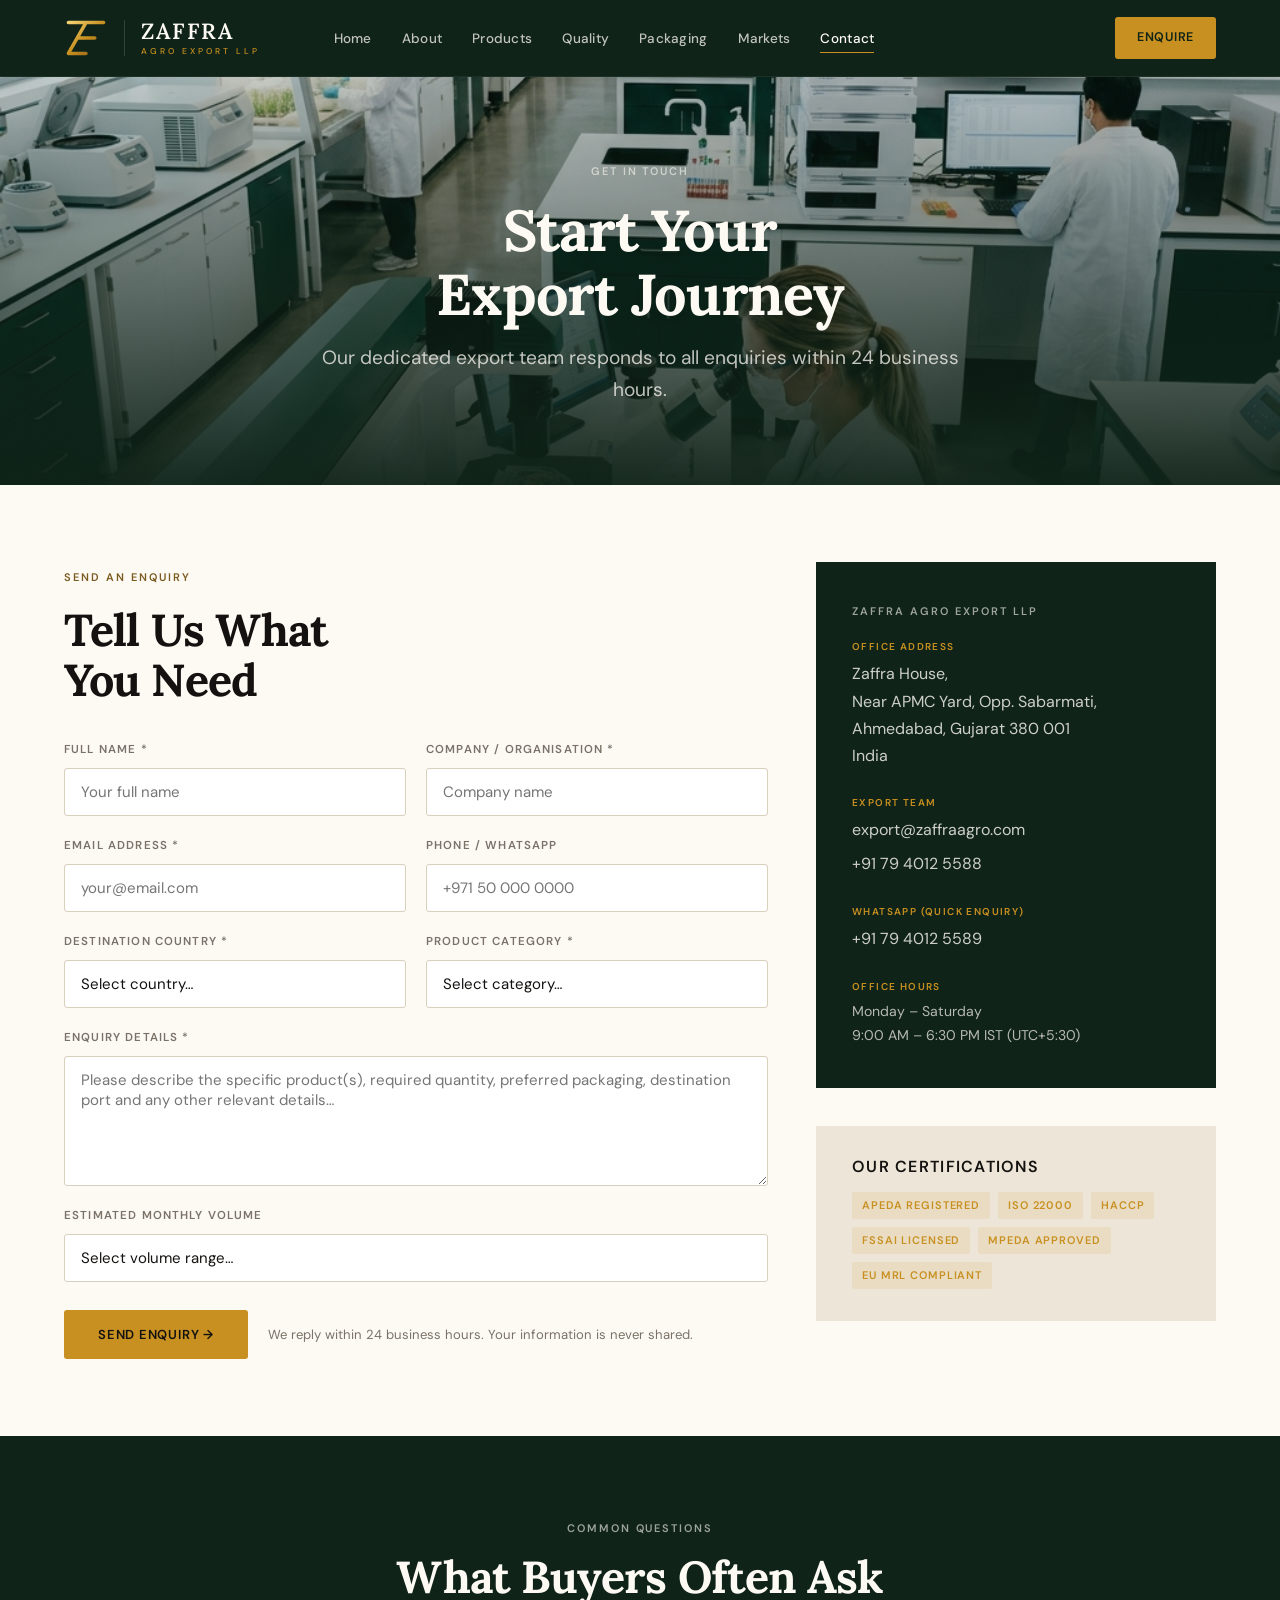
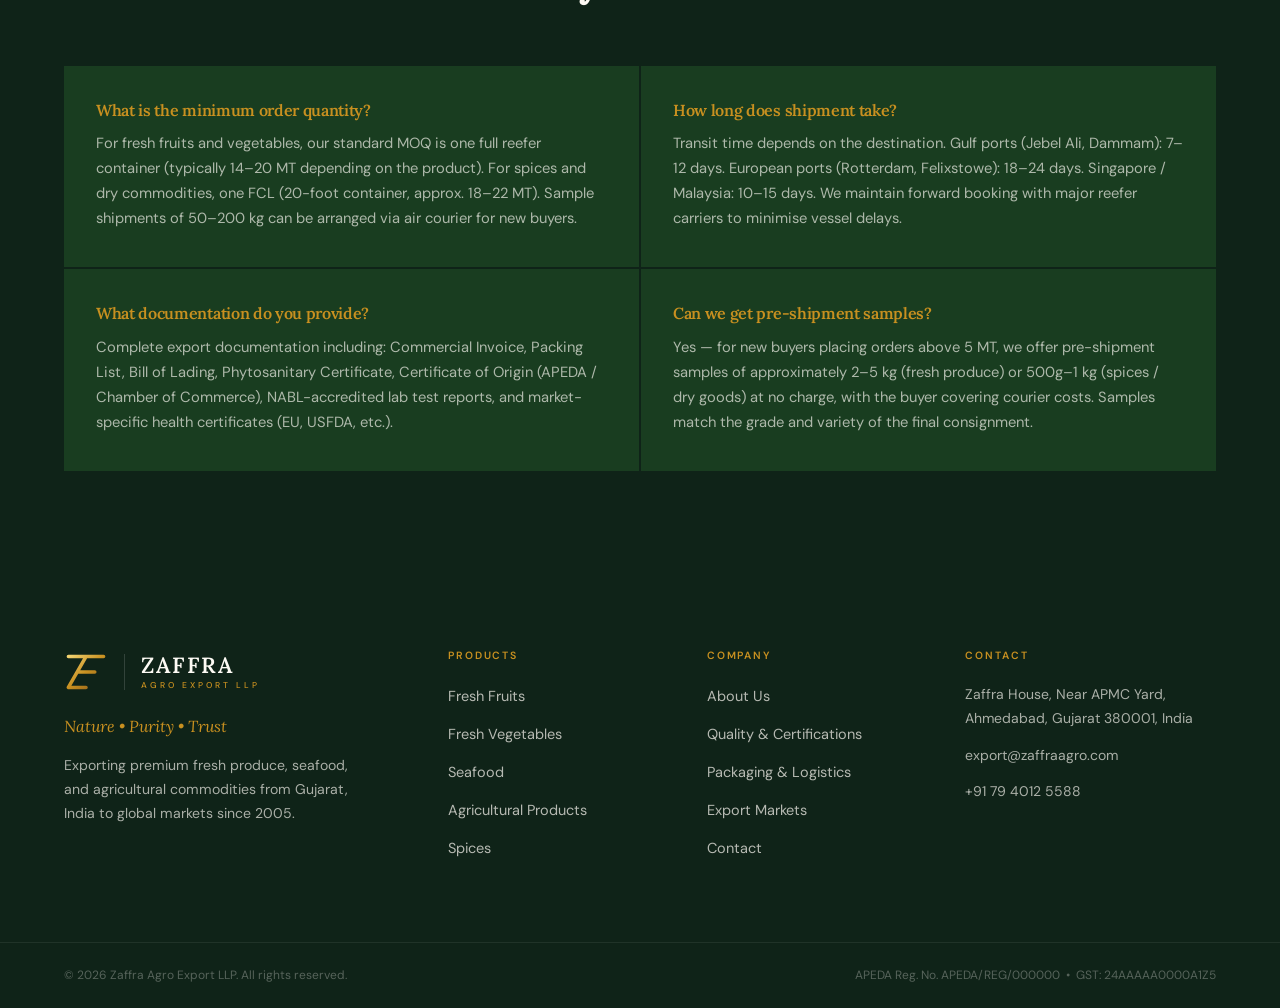
<file: contact.html>
﻿<!DOCTYPE html>
<html lang="en">
<head>
  <meta charset="UTF-8">
  <meta name="viewport" content="width=device-width, initial-scale=1.0">
  <title>Contact &amp; Enquiry — Zaffra Agro Export LLP</title>
  <meta name="description" content="Send an export enquiry to Zaffra Agro Export LLP. We export fresh fruits, vegetables, seafood, spices and agro-commodities from Gujarat, India.">
  <link rel="preconnect" href="https://fonts.googleapis.com">
  <link rel="preconnect" href="https://fonts.gstatic.com" crossorigin>
  <link rel="stylesheet" href="https://fonts.googleapis.com/css2?family=Lora:ital,wght@0,400;0,500;0,600;0,700;1,400;1,700&family=DM+Sans:opsz,wght@9..40,300;9..40,400;9..40,500;9..40,600&display=swap">
  <link rel="stylesheet" href="css/style.css">
</head>
<body class="page-interior">

  <header class="site-header" id="site-header">
    <div class="nav-container">
      <a href="index.html" class="brand" aria-label="Zaffra Home">
        <svg class="brand-mark" viewBox="0 0 100 100" xmlns="http://www.w3.org/2000/svg"><defs><linearGradient id="goldGrad" x1="0%" y1="0%" x2="100%" y2="100%"><stop offset="0%" stop-color="#F2D270" /><stop offset="50%" stop-color="#C89020" /><stop offset="100%" stop-color="#8A5A19" /></linearGradient></defs><path d="M10 15 H90 M50 15 L10 85 H50 M30 50 H70" fill="none" stroke="url(#goldGrad)" stroke-width="8" stroke-linecap="round" stroke-linejoin="round"/></svg>
        <span class="brand-word">ZAFFRA<small>AGRO EXPORT LLP</small></span>
      </a>
      <nav class="main-nav" aria-label="Primary navigation">
        <ul>
          <li><a href="index.html">Home</a></li>
          <li><a href="about.html">About</a></li>
          <li class="has-dropdown">
            <a href="products.html">Products</a>
            <div class="dropdown">
              <a href="fresh-fruits.html">Fresh Fruits</a>
              <a href="fresh-vegetables.html">Fresh Vegetables</a>
              <a href="seafood.html">Seafood</a>
              <a href="agricultural.html">Agricultural Products</a>
              <a href="spices.html">Spices</a>
            </div>
          </li>
          <li><a href="quality.html">Quality</a></li>
          <li><a href="packaging.html">Packaging</a></li>
          <li><a href="countries.html">Markets</a></li>
          <li><a href="contact.html" class="current">Contact</a></li>
        </ul>
      </nav>
      <div class="nav-actions">
        <a href="contact.html" class="btn-nav-enquire">Enquire</a>
        <button class="mobile-toggle" id="mobile-toggle" aria-label="Open menu" aria-expanded="false"><span></span><span></span><span></span></button>
      </div>
    </div>
  </header>

  <div class="mobile-panel" id="mobile-panel" aria-hidden="true">
    <button class="mobile-panel-close" aria-label="Close menu">
      <svg viewBox="0 0 24 24" fill="none" stroke="currentColor" stroke-width="1.5" aria-hidden="true"><line x1="4" y1="4" x2="20" y2="20"/><line x1="20" y1="4" x2="4" y2="20"/></svg>
    </button>
    <nav aria-label="Mobile navigation"><ul>
      <li><a href="index.html">Home</a></li>
      <li><a href="about.html">About</a></li>
      <li><a href="fresh-fruits.html">Fresh Fruits</a></li>
      <li><a href="fresh-vegetables.html">Fresh Vegetables</a></li>
      <li><a href="seafood.html">Seafood</a></li>
      <li><a href="agricultural.html">Agricultural Products</a></li>
      <li><a href="spices.html">Spices</a></li>
      <li><a href="quality.html">Quality</a></li>
      <li><a href="packaging.html">Packaging</a></li>
      <li><a href="countries.html">Markets</a></li>
      <li><a href="contact.html">Contact</a></li>
    </ul></nav>
    <a href="contact.html" class="btn-primary" style="margin-top:auto;display:inline-flex">Send Enquiry</a>
  </div>

  <main>

    <section class="page-hero" style="background-image:url('images/quality_hero.png')" aria-labelledby="contact-hero-h1">
      <div class="container">
        <span class="label label--light reveal">Get in Touch</span>
        <h1 id="contact-hero-h1" class="reveal">Start Your<br>Export Journey</h1>
        <p class="lead reveal reveal-delay-1">Our dedicated export team responds to all enquiries within 24 business hours.</p>
      </div>
    </section>

    <section class="section section-cream" id="enquiry" aria-labelledby="enquiry-heading">
      <div class="container">
        <div class="contact-grid">

          <!-- Enquiry Form -->
          <div>
            <span class="label reveal">Send an Enquiry</span>
            <h2 id="enquiry-heading" class="reveal" style="margin-bottom:36px">Tell Us What<br>You Need</h2>

            <form id="enquiry-form" novalidate aria-label="Export enquiry form">
              <div class="form-grid">
                <div class="field">
                  <label for="field-name">Full Name *</label>
                  <input type="text" id="field-name" name="name" required placeholder="Your full name" autocomplete="name">
                </div>
                <div class="field">
                  <label for="field-company">Company / Organisation *</label>
                  <input type="text" id="field-company" name="company" required placeholder="Company name" autocomplete="organization">
                </div>
                <div class="field">
                  <label for="field-email">Email Address *</label>
                  <input type="email" id="field-email" name="email" required placeholder="your@email.com" autocomplete="email">
                </div>
                <div class="field">
                  <label for="field-phone">Phone / WhatsApp</label>
                  <input type="tel" id="field-phone" name="phone" placeholder="+971 50 000 0000" autocomplete="tel">
                </div>
                <div class="field">
                  <label for="field-country">Destination Country *</label>
                  <select id="field-country" name="country" required>
                    <option value="" disabled selected>Select country…</option>
                    <optgroup label="Gulf &amp; Middle East">
                      <option>United Arab Emirates</option>
                      <option>Saudi Arabia</option>
                      <option>Qatar</option>
                      <option>Kuwait</option>
                      <option>Oman</option>
                      <option>Bahrain</option>
                    </optgroup>
                    <optgroup label="Europe">
                      <option>United Kingdom</option>
                      <option>Netherlands</option>
                      <option>Germany</option>
                      <option>France</option>
                      <option>Belgium</option>
                    </optgroup>
                    <optgroup label="South &amp; South-East Asia">
                      <option>Singapore</option>
                      <option>Malaysia</option>
                      <option>Sri Lanka</option>
                      <option>Bangladesh</option>
                      <option>Indonesia</option>
                    </optgroup>
                    <option value="other">Other (please specify in message)</option>
                  </select>
                </div>
                <div class="field">
                  <label for="field-product">Product Category *</label>
                  <select id="field-product" name="product" required>
                    <option value="" disabled selected>Select category…</option>
                    <option>Fresh Fruits</option>
                    <option>Fresh Vegetables</option>
                    <option>Seafood</option>
                    <option>Agricultural Products (Rice, Wheat, etc.)</option>
                    <option>Spices</option>
                    <option>Multiple Categories</option>
                  </select>
                </div>
                <div class="field full">
                  <label for="field-message">Enquiry Details *</label>
                  <textarea id="field-message" name="message" required placeholder="Please describe the specific product(s), required quantity, preferred packaging, destination port and any other relevant details…"></textarea>
                </div>
                <div class="field full">
                  <label for="field-volume">Estimated Monthly Volume</label>
                  <select id="field-volume" name="volume">
                    <option value="" disabled selected>Select volume range…</option>
                    <option>Under 1 tonne (samples / trial)</option>
                    <option>1–5 tonnes</option>
                    <option>5–20 tonnes</option>
                    <option>20–50 tonnes</option>
                    <option>50–100 tonnes</option>
                    <option>100+ tonnes</option>
                  </select>
                </div>
              </div>
              <div style="margin-top:28px;display:flex;align-items:center;gap:20px;flex-wrap:wrap">
                <button type="submit" class="btn-primary" id="submit-btn" style="min-width:180px">Send Enquiry →</button>
                <p style="font-size:0.82rem;color:var(--mid)">We reply within 24 business hours. Your information is never shared.</p>
              </div>
              <div class="form-success" id="form-success" role="alert">
                <strong style="font-size:1.1rem;display:block;margin-bottom:8px">✓ Enquiry Received</strong>
                Thank you for reaching out. A member of our export team will contact you within 24 business hours with product availability and pricing details.
              </div>
            </form>
          </div>

          <!-- Contact Info Sidebar -->
          <div class="contact-info reveal reveal-delay-1">
            <div style="background:var(--forest);color:var(--cream);padding:40px 36px;margin-bottom:2px">
              <span class="label label--light" style="margin-bottom:20px;display:block">Zaffra Agro Export LLP</span>
              <div class="contact-info-row" style="margin-bottom:28px">
                <h4 style="color:var(--saffron);font-size:10px;letter-spacing:.14em;margin-bottom:8px">OFFICE ADDRESS</h4>
                <p style="color:rgba(253,250,244,0.8);line-height:1.7">Zaffra House,<br>Near APMC Yard, Opp. Sabarmati,<br>Ahmedabad, Gujarat 380 001<br>India</p>
              </div>
              <div class="contact-info-row" style="margin-bottom:28px">
                <h4 style="color:var(--saffron);font-size:10px;letter-spacing:.14em;margin-bottom:8px">EXPORT TEAM</h4>
                <p><a href="mailto:export@zaffraagro.com" style="color:rgba(253,250,244,0.8)">export@zaffraagro.com</a></p>
                <p style="margin-top:6px"><a href="tel:+917940125588" style="color:rgba(253,250,244,0.8)">+91 79 4012 5588</a></p>
              </div>
              <div class="contact-info-row" style="margin-bottom:28px">
                <h4 style="color:var(--saffron);font-size:10px;letter-spacing:.14em;margin-bottom:8px">WHATSAPP (QUICK ENQUIRY)</h4>
                <p><a href="tel:+917940125589" style="color:rgba(253,250,244,0.8)">+91 79 4012 5589</a></p>
              </div>
              <div class="contact-info-row">
                <h4 style="color:var(--saffron);font-size:10px;letter-spacing:.14em;margin-bottom:8px">OFFICE HOURS</h4>
                <p style="color:rgba(253,250,244,0.7);font-size:0.88rem;line-height:1.7">
                  Monday – Saturday<br>
                  9:00 AM – 6:30 PM IST (UTC+5:30)
                </p>
              </div>
            </div>
            <div style="background:var(--stone);padding:32px 36px">
              <h4 style="margin-bottom:16px">Our Certifications</h4>
              <div style="display:flex;flex-wrap:wrap;gap:8px">
                <span class="tag tag--saffron">APEDA Registered</span>
                <span class="tag tag--saffron">ISO 22000</span>
                <span class="tag tag--saffron">HACCP</span>
                <span class="tag tag--saffron">FSSAI Licensed</span>
                <span class="tag tag--saffron">MPEDA Approved</span>
                <span class="tag tag--saffron">EU MRL Compliant</span>
              </div>
            </div>
          </div>
        </div>
      </div>
    </section>

    <!-- FAQ-style assurance section -->
    <section class="section section-forest" aria-labelledby="assurance-heading">
      <div class="container">
        <div class="section-header section-header--center reveal">
          <span class="label label--light">Common Questions</span>
          <h2 id="assurance-heading" class="text-cream">What Buyers Often Ask</h2>
        </div>
        <div class="grid-2" style="gap:2px;margin-top:40px">
          <div style="background:var(--forest-mid);padding:36px 32px" class="reveal">
            <h3 style="color:var(--saffron);font-size:1rem;margin-bottom:12px">What is the minimum order quantity?</h3>
            <p style="color:rgba(253,250,244,0.65);font-size:0.92rem;line-height:1.7">For fresh fruits and vegetables, our standard MOQ is one full reefer container (typically 14–20 MT depending on the product). For spices and dry commodities, one FCL (20-foot container, approx. 18–22 MT). Sample shipments of 50–200 kg can be arranged via air courier for new buyers.</p>
          </div>
          <div style="background:var(--forest-mid);padding:36px 32px" class="reveal reveal-delay-1">
            <h3 style="color:var(--saffron);font-size:1rem;margin-bottom:12px">How long does shipment take?</h3>
            <p style="color:rgba(253,250,244,0.65);font-size:0.92rem;line-height:1.7">Transit time depends on the destination. Gulf ports (Jebel Ali, Dammam): 7–12 days. European ports (Rotterdam, Felixstowe): 18–24 days. Singapore / Malaysia: 10–15 days. We maintain forward booking with major reefer carriers to minimise vessel delays.</p>
          </div>
          <div style="background:var(--forest-mid);padding:36px 32px" class="reveal">
            <h3 style="color:var(--saffron);font-size:1rem;margin-bottom:12px">What documentation do you provide?</h3>
            <p style="color:rgba(253,250,244,0.65);font-size:0.92rem;line-height:1.7">Complete export documentation including: Commercial Invoice, Packing List, Bill of Lading, Phytosanitary Certificate, Certificate of Origin (APEDA / Chamber of Commerce), NABL-accredited lab test reports, and market-specific health certificates (EU, USFDA, etc.).</p>
          </div>
          <div style="background:var(--forest-mid);padding:36px 32px" class="reveal reveal-delay-1">
            <h3 style="color:var(--saffron);font-size:1rem;margin-bottom:12px">Can we get pre-shipment samples?</h3>
            <p style="color:rgba(253,250,244,0.65);font-size:0.92rem;line-height:1.7">Yes — for new buyers placing orders above 5 MT, we offer pre-shipment samples of approximately 2–5 kg (fresh produce) or 500g–1 kg (spices / dry goods) at no charge, with the buyer covering courier costs. Samples match the grade and variety of the final consignment.</p>
          </div>
        </div>
      </div>
    </section>

  </main>

  <footer class="site-footer">
    <div class="footer-inner">
      <div class="footer-brand-col">
        <a href="index.html" class="brand brand--light" aria-label="Zaffra Home">
          <svg class="brand-mark" viewBox="0 0 100 100" xmlns="http://www.w3.org/2000/svg"><defs><linearGradient id="goldGrad" x1="0%" y1="0%" x2="100%" y2="100%"><stop offset="0%" stop-color="#F2D270" /><stop offset="50%" stop-color="#C89020" /><stop offset="100%" stop-color="#8A5A19" /></linearGradient></defs><path d="M10 15 H90 M50 15 L10 85 H50 M30 50 H70" fill="none" stroke="url(#goldGrad)" stroke-width="8" stroke-linecap="round" stroke-linejoin="round"/></svg>
          <span class="brand-word">ZAFFRA<small>AGRO EXPORT LLP</small></span>
        </a>
        <p class="footer-tagline">Nature &bull; Purity &bull; Trust</p>
        <p class="footer-desc">Exporting premium fresh produce, seafood, and agricultural commodities from Gujarat, India to global markets since 2005.</p>
      </div>
      <div class="footer-nav-col"><h4>Products</h4><ul>
        <li><a href="fresh-fruits.html">Fresh Fruits</a></li>
        <li><a href="fresh-vegetables.html">Fresh Vegetables</a></li>
        <li><a href="seafood.html">Seafood</a></li>
        <li><a href="agricultural.html">Agricultural Products</a></li>
        <li><a href="spices.html">Spices</a></li>
      </ul></div>
      <div class="footer-nav-col"><h4>Company</h4><ul>
        <li><a href="about.html">About Us</a></li>
        <li><a href="quality.html">Quality &amp; Certifications</a></li>
        <li><a href="packaging.html">Packaging &amp; Logistics</a></li>
        <li><a href="countries.html">Export Markets</a></li>
        <li><a href="contact.html">Contact</a></li>
      </ul></div>
      <div class="footer-contact-col"><h4>Contact</h4>
        <address>
          <p>Zaffra House, Near APMC Yard,<br>Ahmedabad, Gujarat 380001, India</p>
          <p><a href="mailto:export@zaffraagro.com">export@zaffraagro.com</a></p>
          <p><a href="tel:+917940125588">+91 79 4012 5588</a></p>
        </address>
      </div>
    </div>
    <div class="footer-bottom">
      <p>&copy; 2026 Zaffra Agro Export LLP. All rights reserved.</p>
      <p>APEDA Reg. No. APEDA/REG/000000 &nbsp;&bull;&nbsp; GST: 24AAAAA0000A1Z5</p>
    </div>
  </footer>

  <script src="js/script.js"></script>
  <script>
    /* Enhanced form submit */
    (function() {
      var form = document.getElementById('enquiry-form');
      var success = document.getElementById('form-success');
      var btn = document.getElementById('submit-btn');
      if (!form) return;
      form.addEventListener('submit', function(e) {
        e.preventDefault();
        btn.textContent = 'Sending…';
        btn.disabled = true;
        setTimeout(function() {
          success.classList.add('show');
          form.querySelectorAll('input,select,textarea').forEach(function(f){f.value='';});
          btn.textContent = 'Send Enquiry →';
          btn.disabled = false;
          success.scrollIntoView({ behavior: 'smooth', block: 'nearest' });
        }, 1200);
      });
    }());
  </script>
</body>
</html>
</file>
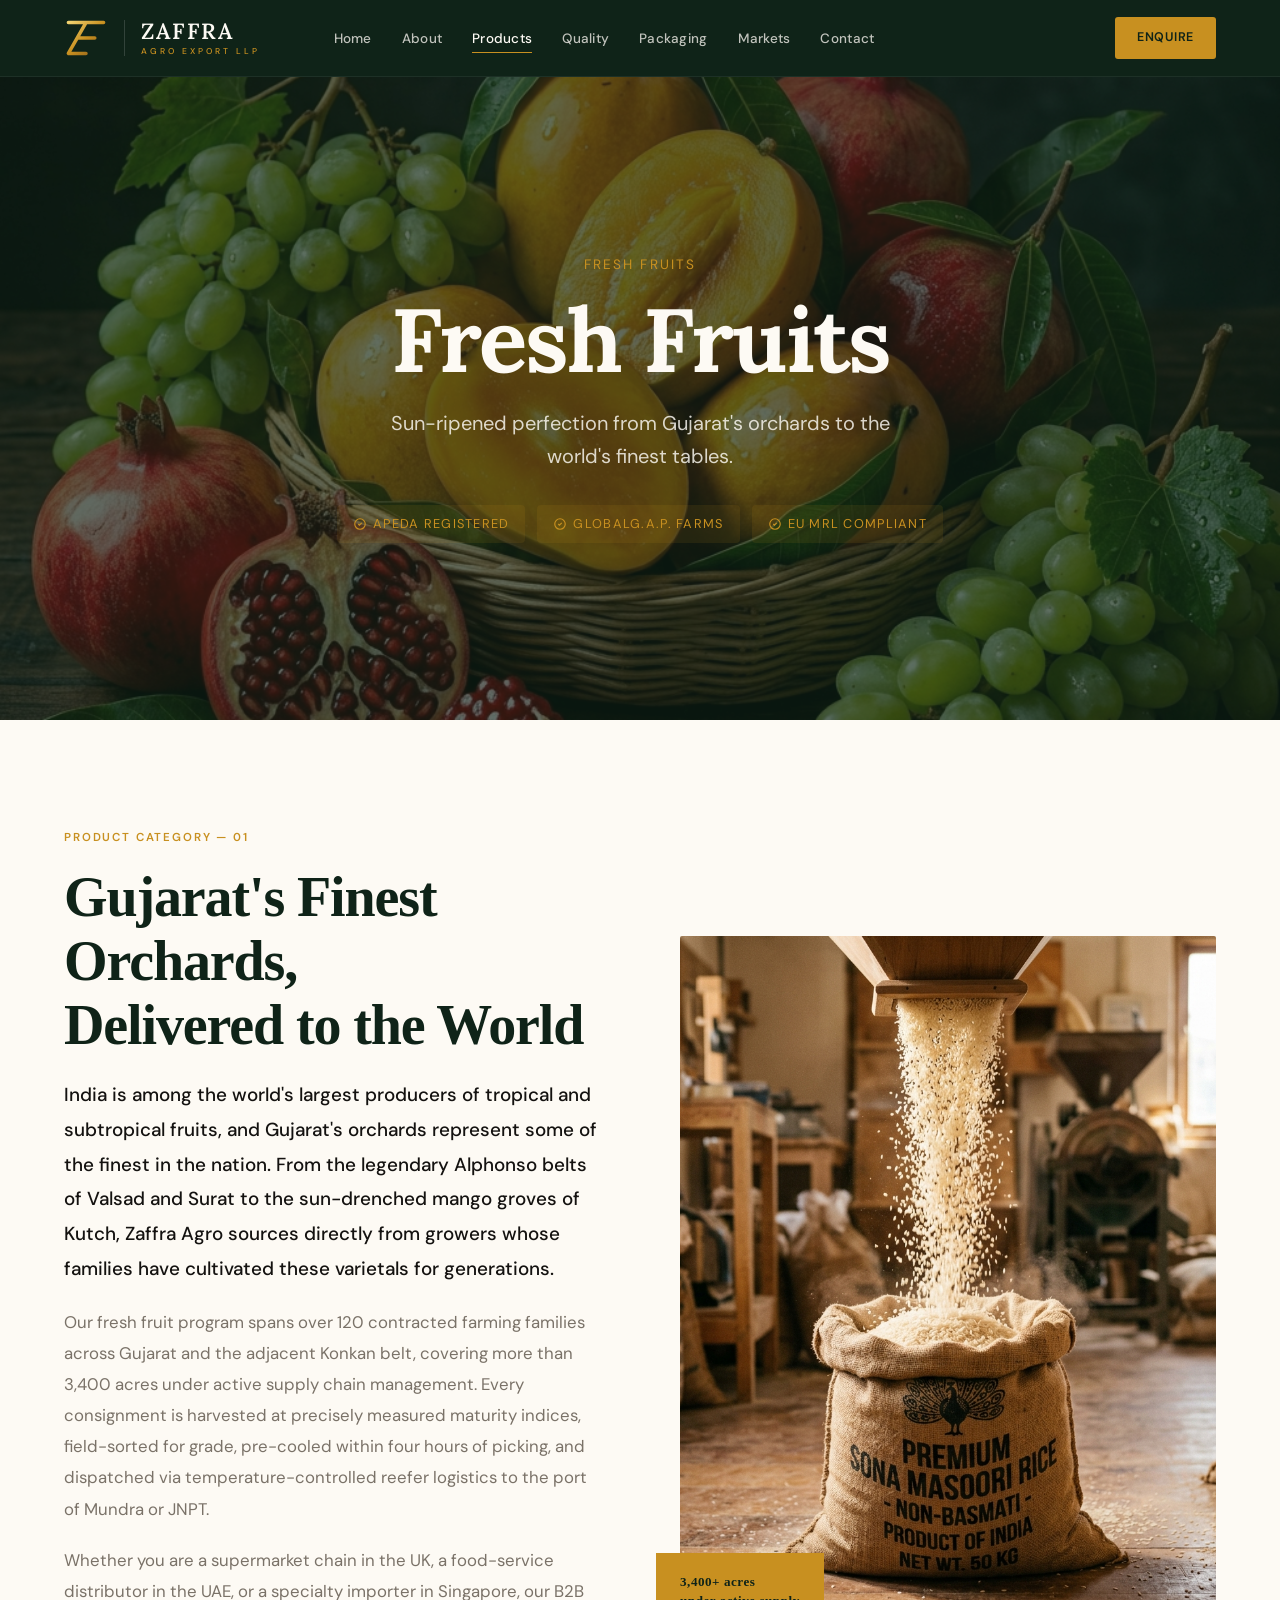
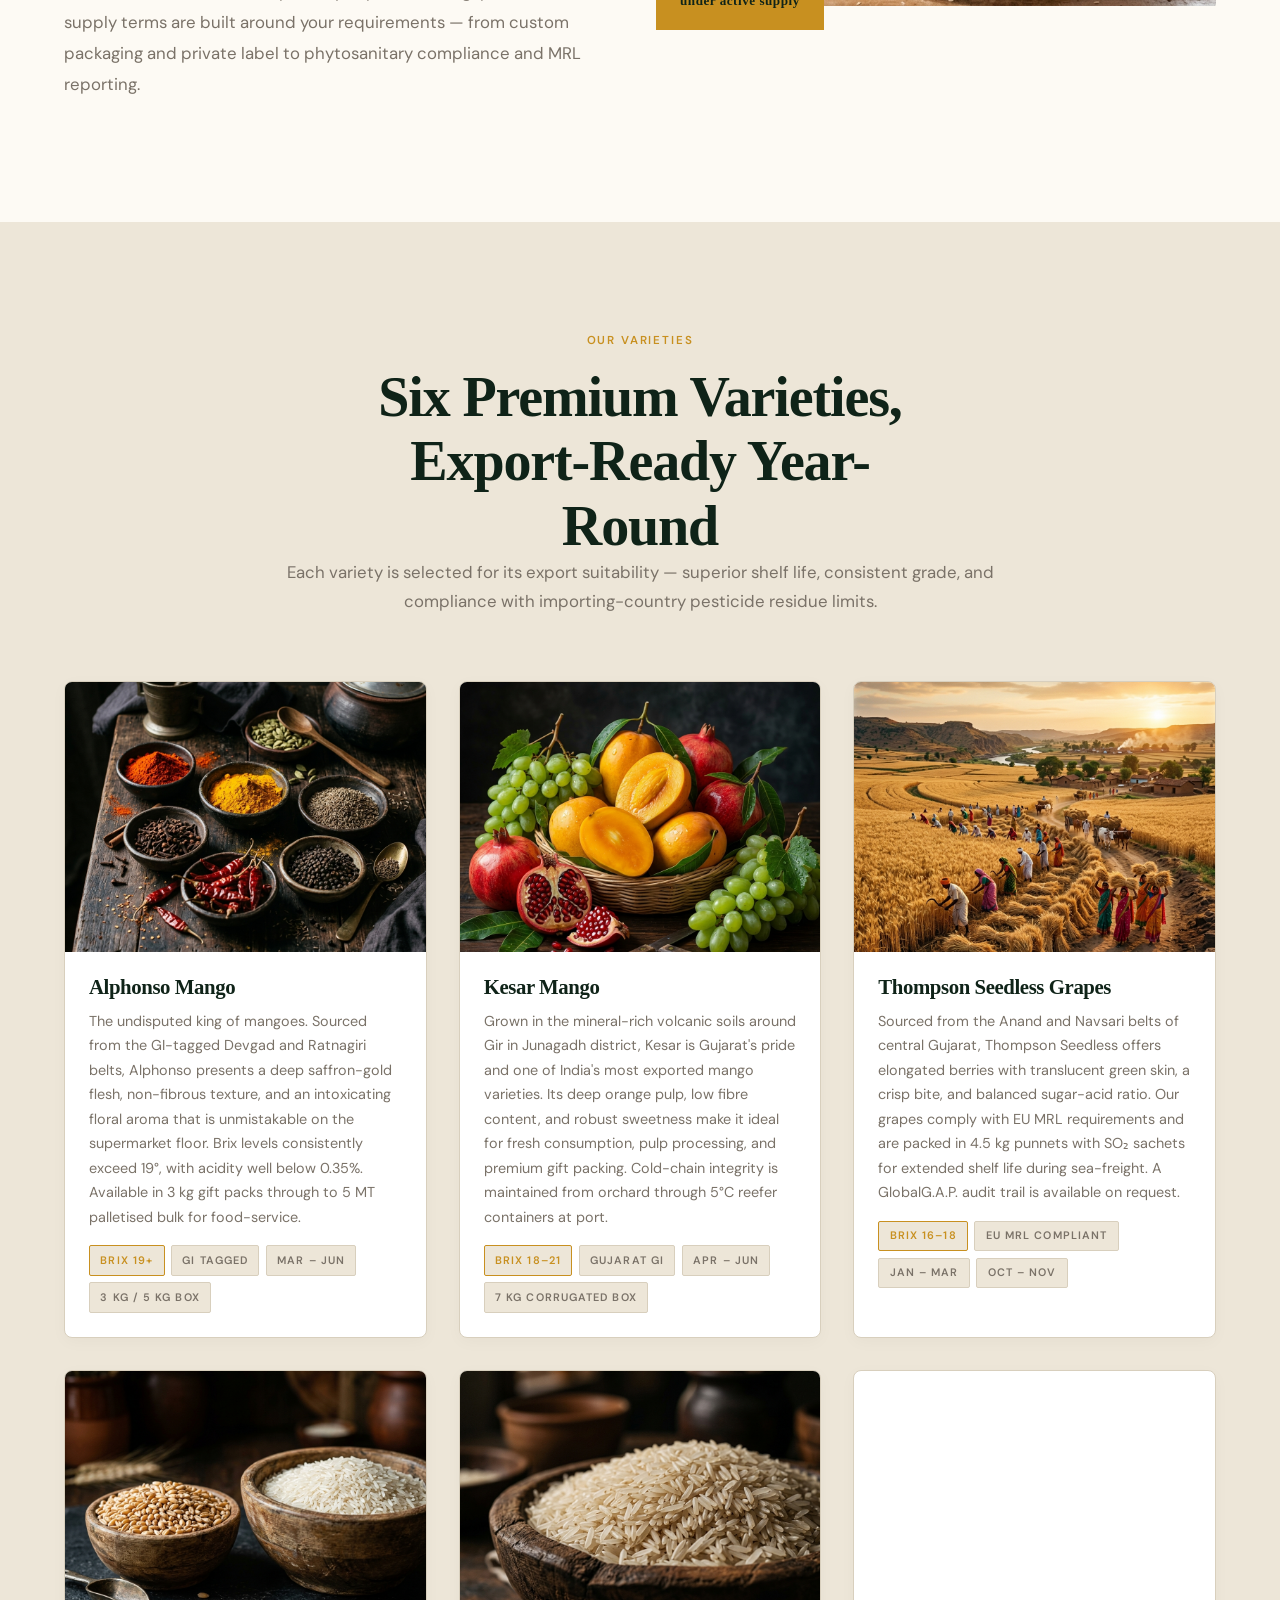
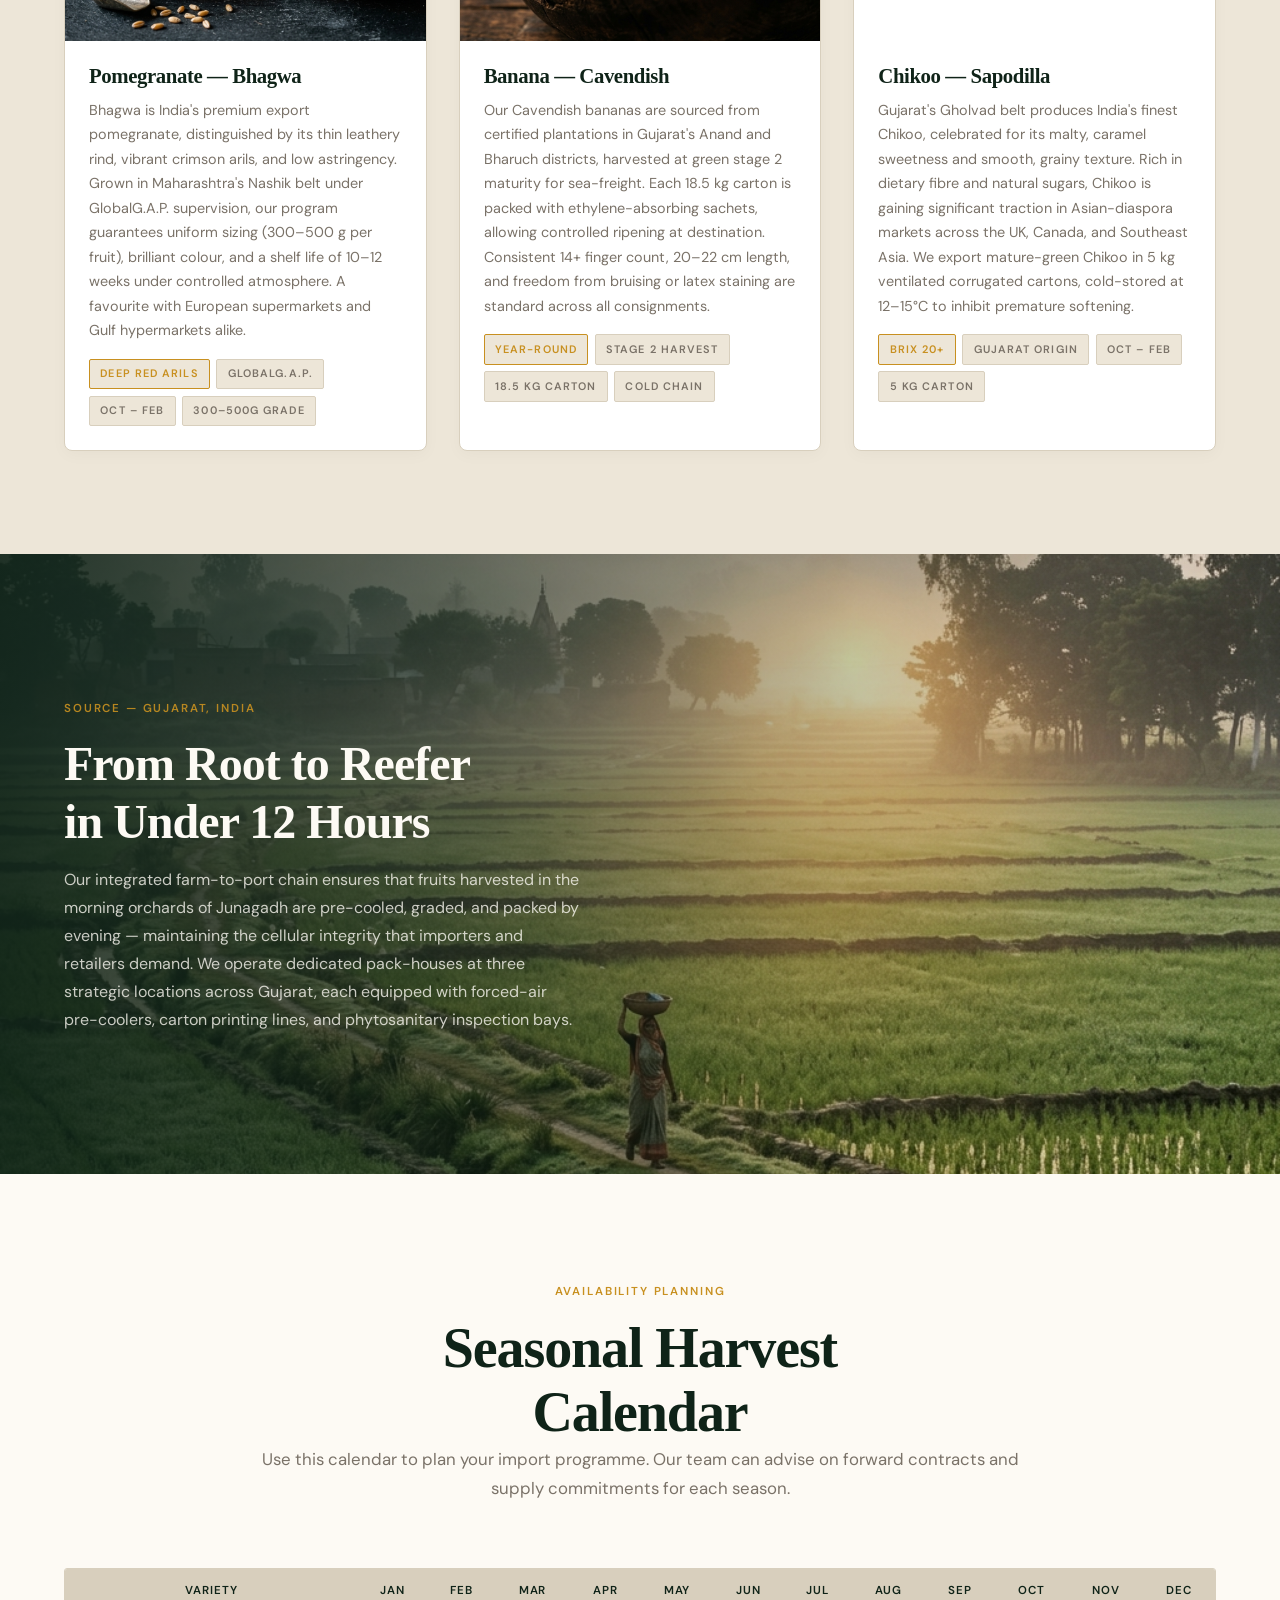
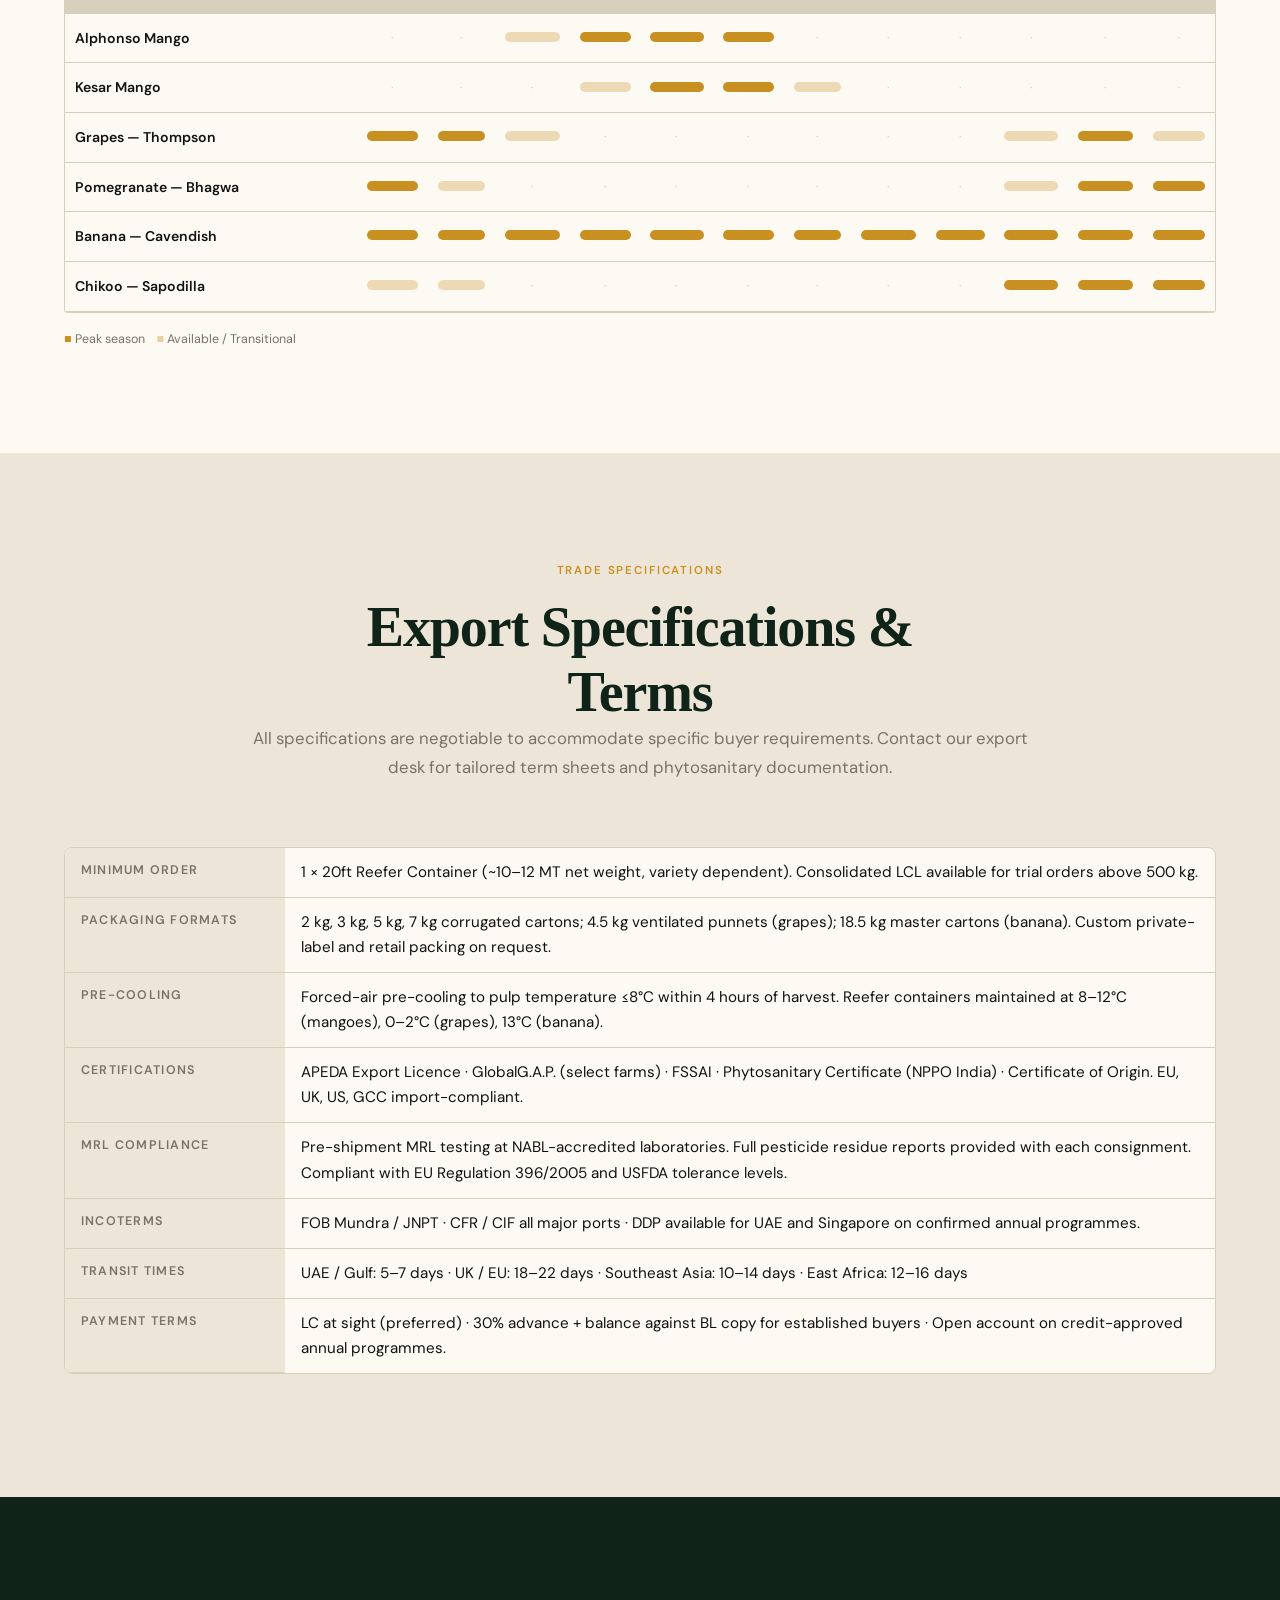
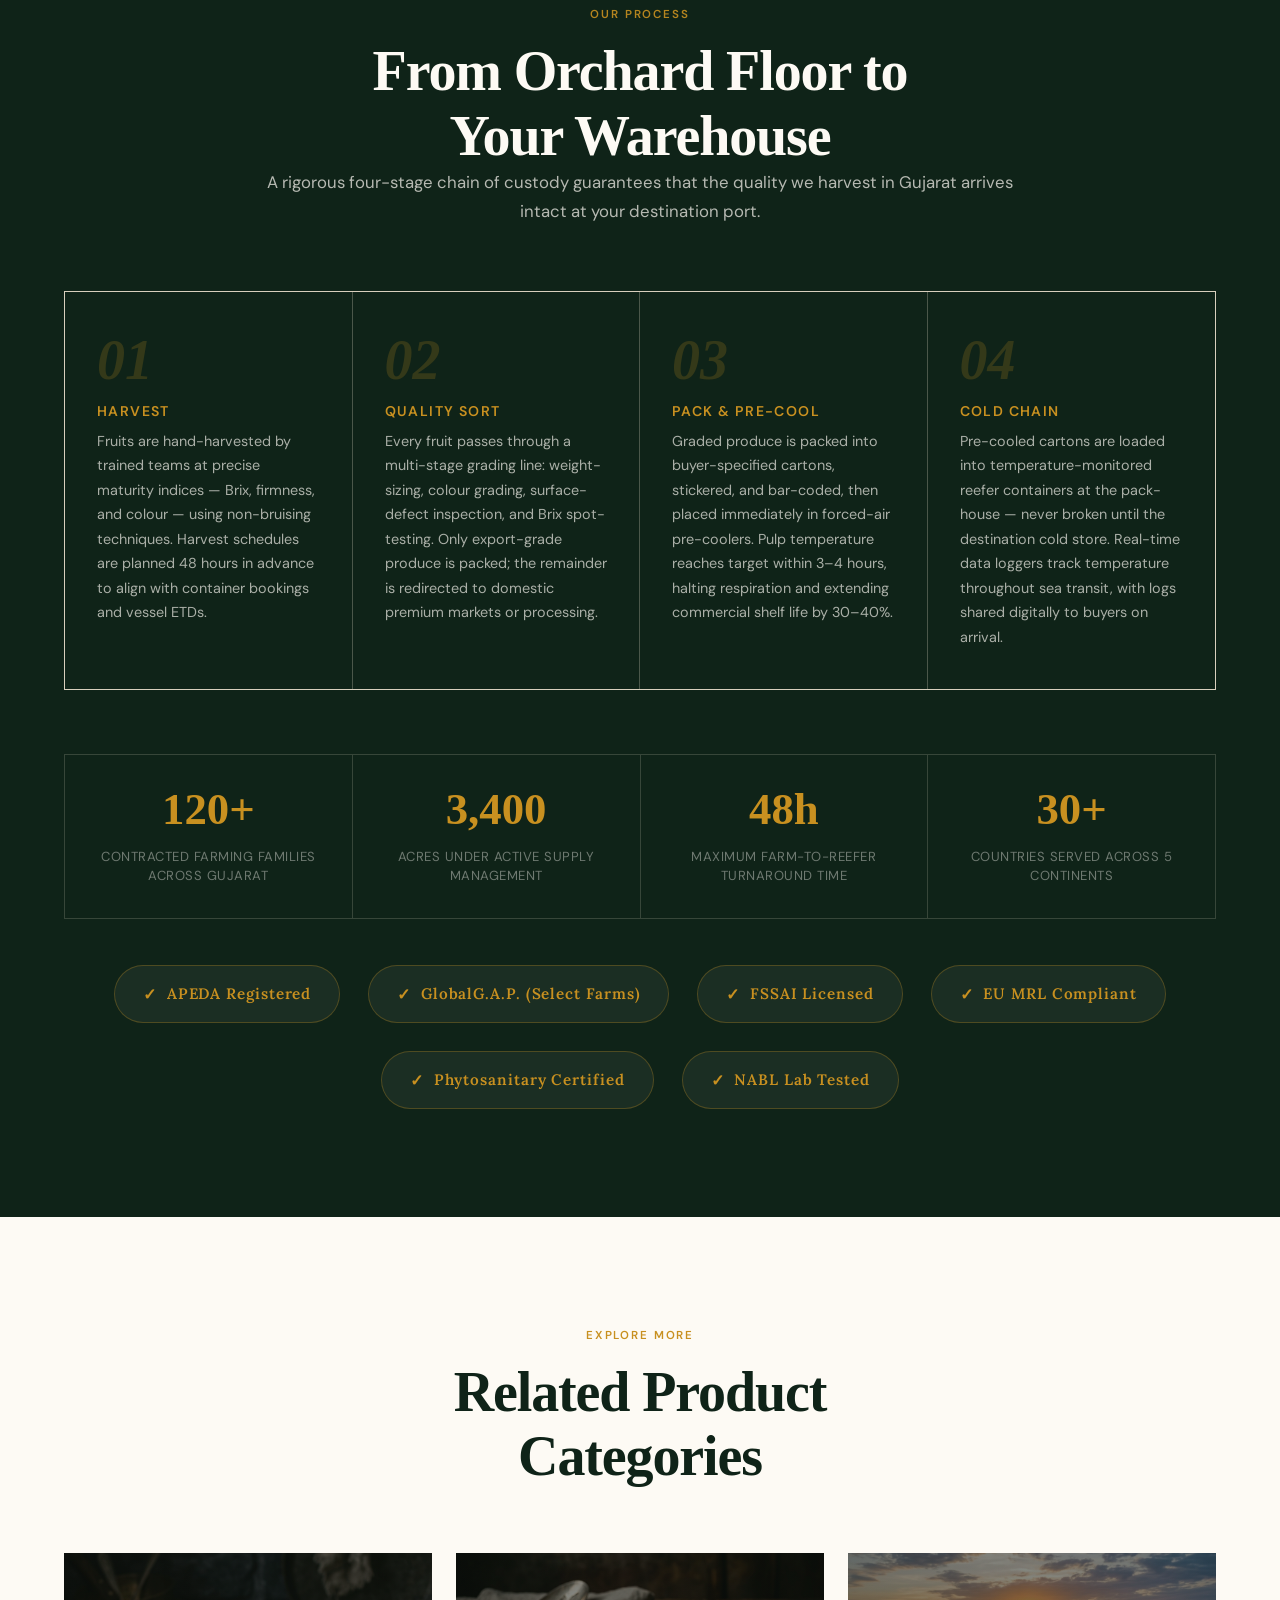
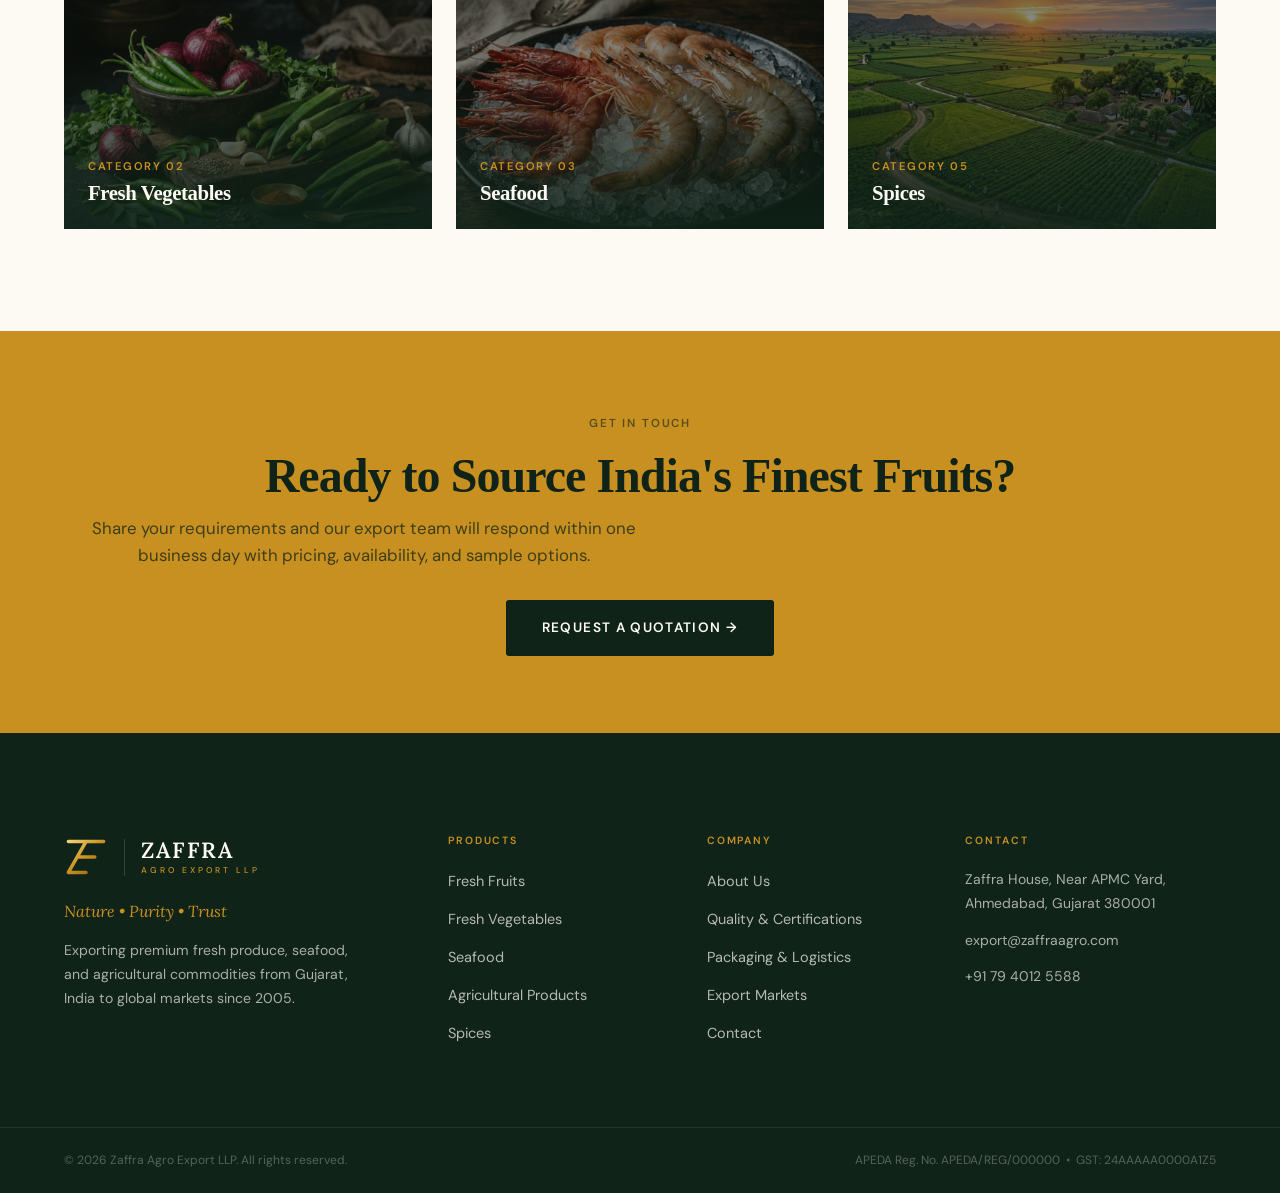
<file: fresh-fruits.html>
﻿<!DOCTYPE html>
<html lang="en">
<head>
  <meta charset="UTF-8">
  <meta name="viewport" content="width=device-width, initial-scale=1.0">
  <title>Fresh Fruits Export — Mangoes, Grapes, Pomegranates | Zaffra Agro Export LLP</title>
  <meta name="description" content="Zaffra Agro Export LLP supplies premium fresh fruits from Gujarat — Alphonso and Kesar mangoes, Thompson Seedless grapes, Bhagwa pomegranates. APEDA certified. Global export.">
  <link rel="preconnect" href="https://fonts.googleapis.com">
  <link rel="preconnect" href="https://fonts.gstatic.com" crossorigin>
  <link rel="stylesheet" href="https://fonts.googleapis.com/css2?family=Lora:ital,wght@0,400;0,500;0,600;0,700;1,400;1,700&family=DM+Sans:opsz,wght@9..40,400;9..40,500;9..40,600&display=swap">
  <link rel="stylesheet" href="css/style.css">
  <style>
    /* ── Product Hero ── */


    /* ── Section base ── */
    .section { padding: clamp(4rem, 8vw, 8rem) 5vw; }
    .section-inner { max-width: 1240px; margin: 0 auto; }
    .section-cream { background: #FDFAF4; }
    .section-stone { background: #EDE6D8; }
    .section-forest { background: #0F2318; }

    /* ── Labels / eyebrows ── */
    .label {
      display: inline-block;
      font-family: 'DM Sans', sans-serif;
      font-size: 0.72rem;
      font-weight: 600;
      letter-spacing: 0.16em;
      text-transform: uppercase;
      color: #C89020;
      margin-bottom: 1rem;
    }
    .label--light { color: rgba(200,144,32,0.9); }

    /* ── Section headings ── */
    .section-heading {
      font-family: 'Playfair Display', serif;
      font-size: clamp(2rem, 4.5vw, 3.5rem);
      font-weight: 700;
      color: #0F2318;
      line-height: 1.15;
      margin: 0 0 1.25rem;
      letter-spacing: -0.02em;
    }
    .section-heading--light { color: #FDFAF4; }
    .section-sub {
      font-family: 'DM Sans', sans-serif;
      font-size: 1.05rem;
      color: #7A7268;
      max-width: 640px;
      line-height: 1.75;
      margin: 0 0 3rem;
    }
    .section-sub--light { color: rgba(253,250,244,0.7); }

    /* ── Intro split ── */
    .intro-split {
      display: grid;
      grid-template-columns: 1fr 1fr;
      gap: 5rem;
      align-items: center;
    }
    @media (max-width: 800px) { .intro-split { grid-template-columns: 1fr; gap: 2.5rem; } }
    .intro-text p {
      font-family: 'DM Sans', sans-serif;
      font-size: 1.05rem;
      line-height: 1.85;
      color: #7A7268;
      margin: 0 0 1.25rem;
    }
    .intro-text p:first-of-type {
      font-size: 1.18rem;
      color: #141210;
      font-weight: 500;
    }
    .intro-img-wrap { position: relative; }
    .intro-img-wrap img {
      width: 100%;
      aspect-ratio: 4/5;
      object-fit: cover;
      border-radius: 2px;
      display: block;
    }
    .intro-img-badge {
      position: absolute;
      bottom: -1.5rem;
      left: -1.5rem;
      background: #C89020;
      color: #0F2318;
      font-family: 'Playfair Display', serif;
      font-weight: 700;
      font-size: 0.82rem;
      padding: 1.25rem 1.5rem;
      letter-spacing: 0.04em;
      max-width: 180px;
      line-height: 1.4;
    }

    /* ── Variety Grid ── */
    .variety-grid {
      display: grid;
      grid-template-columns: repeat(3, 1fr);
      gap: 2rem;
      margin-top: 3rem;
    }
    @media (max-width: 1000px) { .variety-grid { grid-template-columns: repeat(2, 1fr); } }
    @media (max-width: 580px) { .variety-grid { grid-template-columns: 1fr; } }

    .variety-card {
      background: #fff;
      border: 1px solid #D8CFBD;
      overflow: hidden;
      transition: box-shadow 0.3s, transform 0.3s;
    }
    .variety-card:hover {
      box-shadow: 0 12px 40px rgba(15,35,24,0.12);
      transform: translateY(-4px);
    }
    .variety-img { margin: 0; overflow: hidden; }
    .variety-img img {
      width: 100%;
      aspect-ratio: 4/3;
      object-fit: cover;
      display: block;
      transition: transform 0.5s ease;
    }
    .variety-card:hover .variety-img img { transform: scale(1.06); }
    .variety-info { padding: 1.5rem; }
    .variety-info h3 {
      font-family: 'Playfair Display', serif;
      font-size: 1.3rem;
      font-weight: 700;
      color: #0F2318;
      margin: 0 0 0.6rem;
    }
    .variety-info p {
      font-family: 'DM Sans', sans-serif;
      font-size: 0.9rem;
      color: #7A7268;
      line-height: 1.7;
      margin: 0 0 1rem;
    }
    .variety-tags { display: flex; flex-wrap: wrap; gap: 0.4rem; }
    .tag {
      display: inline-block;
      font-family: 'DM Sans', sans-serif;
      font-size: 0.68rem;
      font-weight: 600;
      letter-spacing: 0.1em;
      text-transform: uppercase;
      padding: 0.3rem 0.65rem;
      border: 1px solid #D8CFBD;
      color: #7A7268;
      border-radius: 2px;
    }
    .tag--gold { border-color: #C89020; color: #C89020; }
    .tag--forest { background: #0F2318; color: #FDFAF4; border-color: #0F2318; }

    /* ── Full-bleed image band ── */
    .img-band {
      position: relative;
      height: clamp(320px, 55vw, 620px);
      overflow: hidden;
    }
    .img-band img { width: 100%; height: 100%; object-fit: cover; display: block; }
    .img-band-overlay {
      position: absolute;
      inset: 0;
      background: linear-gradient(to right, rgba(15,35,24,0.9) 0%, rgba(15,35,24,0.3) 60%, transparent 100%);
      display: flex;
      align-items: center;
      padding: 0;
    }
    .img-band-text { max-width: 520px; }
    .img-band-text h2 {
      font-family: 'Playfair Display', serif;
      font-size: clamp(1.8rem, 4vw, 3rem);
      font-weight: 700;
      color: #FDFAF4;
      margin: 0 0 1rem;
      line-height: 1.2;
    }
    .img-band-text p {
      font-family: 'DM Sans', sans-serif;
      font-size: 1rem;
      color: rgba(253,250,244,0.78);
      line-height: 1.75;
      margin: 0;
    }

    /* ── Seasonal Calendar ── */
    .cal-wrap { overflow-x: auto; margin-top: 2.5rem; }
    .cal-table { width: 100%; min-width: 700px; border-collapse: collapse; }
    .cal-table th, .cal-table td {
      padding: 0.75rem 0.6rem;
      text-align: center;
      font-family: 'DM Sans', sans-serif;
      font-size: 0.8rem;
      border-bottom: 1px solid #D8CFBD;
    }
    .cal-table th {
      font-weight: 600;
      color: #0F2318;
      font-size: 0.72rem;
      letter-spacing: 0.08em;
      text-transform: uppercase;
      background: #D8CFBD;
    }
    .cal-table td:first-child {
      text-align: left;
      font-weight: 600;
      color: #141210;
      font-size: 0.88rem;
      min-width: 160px;
    }
    .cal-peak {
      background: #C89020;
      border-radius: 12px;
      display: inline-block;
      width: 100%;
      height: 10px;
    }
    .cal-avail {
      background: rgba(200,144,32,0.3);
      border-radius: 12px;
      display: inline-block;
      width: 100%;
      height: 10px;
    }
    .cal-empty { color: #D8CFBD; }

    /* ── Specs Table ── */
    .specs-table { width: 100%; border-collapse: collapse; margin-top: 2.5rem; }
    .specs-table tr { border-bottom: 1px solid #D8CFBD; }
    .specs-table tr:last-child { border-bottom: none; }
    .specs-table th {
      width: 220px;
      text-align: left;
      padding: 1rem 1.5rem 1rem 0;
      font-family: 'DM Sans', sans-serif;
      font-size: 0.78rem;
      font-weight: 600;
      letter-spacing: 0.1em;
      text-transform: uppercase;
      color: #7A7268;
      vertical-align: top;
    }
    .specs-table td {
      padding: 1rem 0;
      font-family: 'DM Sans', sans-serif;
      font-size: 0.95rem;
      color: #141210;
      line-height: 1.65;
    }

    /* ── Process Steps ── */
    .process-steps {
      display: grid;
      grid-template-columns: repeat(4, 1fr);
      gap: 0;
      margin-top: 3rem;
    }
    @media (max-width: 800px) { .process-steps { grid-template-columns: repeat(2, 1fr); } }
    @media (max-width: 480px) { .process-steps { grid-template-columns: 1fr; } }
    .process-step {
      padding: 2.5rem 2rem;
      border-right: 1px solid rgba(216,207,189,0.3);
    }
    .process-step:last-child { border-right: none; }
    .step-num {
      font-family: 'Playfair Display', serif;
      font-size: 3.5rem;
      font-weight: 900;
      color: rgba(200,144,32,0.2);
      line-height: 1;
      margin-bottom: 1rem;
      display: block;
    }
    .process-step h4 {
      font-family: 'DM Sans', sans-serif;
      font-size: 0.88rem;
      font-weight: 600;
      letter-spacing: 0.1em;
      text-transform: uppercase;
      color: #C89020;
      margin: 0 0 0.6rem;
    }
    .process-step p {
      font-family: 'DM Sans', sans-serif;
      font-size: 0.9rem;
      color: rgba(253,250,244,0.65);
      line-height: 1.7;
      margin: 0;
    }

    /* ── Stats row ── */
    .stats-row {
      display: grid;
      grid-template-columns: repeat(4, 1fr);
      gap: 0;
      border-top: 1px solid rgba(216,207,189,0.2);
      border-left: 1px solid rgba(216,207,189,0.2);
      margin-top: 4rem;
    }
    @media (max-width: 700px) { .stats-row { grid-template-columns: repeat(2, 1fr); } }
    .stat-item {
      padding: 2rem 1.5rem;
      border-right: 1px solid rgba(216,207,189,0.2);
      border-bottom: 1px solid rgba(216,207,189,0.2);
    }
    .stat-num {
      font-family: 'Playfair Display', serif;
      font-size: 2.8rem;
      font-weight: 900;
      color: #C89020;
      line-height: 1;
      display: block;
      margin-bottom: 0.4rem;
    }
    .stat-label {
      font-family: 'DM Sans', sans-serif;
      font-size: 0.82rem;
      color: rgba(253,250,244,0.6);
      line-height: 1.5;
    }

    /* ── Cert badges ── */
    .cert-row { display: flex; flex-wrap: wrap; gap: 1rem; margin-top: 2.5rem; }
    .cert-badge {
      display: flex;
      align-items: center;
      gap: 0.6rem;
      background: rgba(253,250,244,0.06);
      border: 1px solid rgba(216,207,189,0.2);
      padding: 0.7rem 1.2rem;
      font-family: 'DM Sans', sans-serif;
      font-size: 0.82rem;
      font-weight: 600;
      color: rgba(253,250,244,0.8);
      letter-spacing: 0.06em;
    }
    .cert-badge::before { content: '✓'; color: #C89020; font-size: 1rem; }

    /* ── Related Products ── */
    .related-grid {
      display: grid;
      grid-template-columns: repeat(3, 1fr);
      gap: 1.5rem;
      margin-top: 2.5rem;
    }
    @media (max-width: 700px) { .related-grid { grid-template-columns: 1fr; } }
    .related-card {
      display: block;
      position: relative;
      overflow: hidden;
      aspect-ratio: 4/3;
      text-decoration: none;
    }
    .related-card img { width: 100%; height: 100%; object-fit: cover; display: block; transition: transform 0.5s ease; }
    .related-card:hover img { transform: scale(1.07); }
    .related-card-overlay {
      position: absolute;
      inset: 0;
      background: linear-gradient(to top, rgba(15,35,24,0.88) 0%, rgba(15,35,24,0.2) 60%);
      display: flex;
      flex-direction: column;
      justify-content: flex-end;
      padding: 1.5rem;
    }
    .related-card-overlay span {
      font-family: 'DM Sans', sans-serif;
      font-size: 0.7rem;
      font-weight: 600;
      letter-spacing: 0.14em;
      text-transform: uppercase;
      color: #C89020;
      margin-bottom: 0.3rem;
    }
    .related-card-overlay h3 {
      font-family: 'Playfair Display', serif;
      font-size: 1.3rem;
      font-weight: 700;
      color: #FDFAF4;
      margin: 0;
    }

    /* ── CTA Band ── */
    .highlight-band {
      background: #C89020;
      padding: clamp(3rem, 6vw, 5rem) 5vw;
      text-align: center;
    }
    .highlight-band h2 {
      font-family: 'Playfair Display', serif;
      font-size: clamp(1.8rem, 4vw, 3rem);
      font-weight: 700;
      color: #0F2318;
      margin: 0 0 0.75rem;
    }
    .highlight-band p {
      font-family: 'DM Sans', sans-serif;
      font-size: 1.05rem;
      color: rgba(15,35,24,0.75);
      margin: 0 0 2rem;
    }
    .btn-dark {
      display: inline-flex;
      align-items: center;
      gap: 0.6rem;
      background: #0F2318;
      color: #FDFAF4;
      font-family: 'DM Sans', sans-serif;
      font-size: 0.85rem;
      font-weight: 600;
      letter-spacing: 0.1em;
      text-transform: uppercase;
      padding: 1rem 2.25rem;
      text-decoration: none;
      transition: background 0.25s, transform 0.2s;
    }
    .btn-dark:hover { background: #193D20; transform: translateY(-2px); }

    /* ── Reveal animation ── */
    .reveal { opacity: 0; transform: translateY(28px); transition: opacity 0.65s ease, transform 0.65s ease; }
    .reveal.visible { opacity: 1; transform: none; }
    .reveal-delay-1 { transition-delay: 0.1s; }
    .reveal-delay-2 { transition-delay: 0.2s; }
    .reveal-delay-3 { transition-delay: 0.3s; }
    .reveal-delay-4 { transition-delay: 0.4s; }
    .reveal-delay-5 { transition-delay: 0.5s; }
  </style>
</head>
<body class="page-interior">

  <!-- HEADER -->
  <header class="site-header" id="site-header">
    <div class="nav-container">
      <a href="index.html" class="brand">
        <svg class="brand-mark" viewBox="0 0 100 100" xmlns="http://www.w3.org/2000/svg"><defs><linearGradient id="goldGrad" x1="0%" y1="0%" x2="100%" y2="100%"><stop offset="0%" stop-color="#F2D270" /><stop offset="50%" stop-color="#C89020" /><stop offset="100%" stop-color="#8A5A19" /></linearGradient></defs><path d="M10 15 H90 M50 15 L10 85 H50 M30 50 H70" fill="none" stroke="url(#goldGrad)" stroke-width="8" stroke-linecap="round" stroke-linejoin="round"/></svg>
        <span class="brand-word">ZAFFRA<small>AGRO EXPORT LLP</small></span>
      </a>
      <nav class="main-nav">
        <ul>
          <li><a href="index.html">Home</a></li>
          <li><a href="about.html">About</a></li>
          <li class="has-dropdown"><a href="products.html" class="current">Products</a>
            <div class="dropdown">
              <a href="fresh-fruits.html">Fresh Fruits</a>
              <a href="fresh-vegetables.html">Fresh Vegetables</a>
              <a href="seafood.html">Seafood</a>
              <a href="agricultural.html">Agricultural Products</a>
              <a href="spices.html">Spices</a>
            </div>
          </li>
          <li><a href="quality.html">Quality</a></li>
          <li><a href="packaging.html">Packaging</a></li>
          <li><a href="countries.html">Markets</a></li>
          <li><a href="contact.html">Contact</a></li>
        </ul>
      </nav>
      <div class="nav-actions">
        <a href="contact.html" class="btn-nav-enquire">Enquire</a>
        <button class="mobile-toggle" id="mobile-toggle" aria-label="Open menu" aria-expanded="false"><span></span><span></span><span></span></button>
      </div>
    </div>
  </header>

  <!-- MOBILE PANEL -->
  <div class="mobile-panel" id="mobile-panel" aria-hidden="true">
    <button class="mobile-panel-close" aria-label="Close menu"><svg viewBox="0 0 24 24" fill="none" stroke="currentColor" stroke-width="1.5"><line x1="4" y1="4" x2="20" y2="20"/><line x1="20" y1="4" x2="4" y2="20"/></svg></button>
    <nav><ul>
      <li><a href="index.html">Home</a></li>
      <li><a href="about.html">About</a></li>
      <li><a href="fresh-fruits.html">Fresh Fruits</a></li>
      <li><a href="fresh-vegetables.html">Fresh Vegetables</a></li>
      <li><a href="seafood.html">Seafood</a></li>
      <li><a href="agricultural.html">Agricultural Products</a></li>
      <li><a href="spices.html">Spices</a></li>
      <li><a href="quality.html">Quality</a></li>
      <li><a href="packaging.html">Packaging</a></li>
      <li><a href="countries.html">Markets</a></li>
      <li><a href="contact.html">Contact</a></li>
    </ul></nav>
    <a href="contact.html" class="btn-primary" style="margin-top:auto;display:inline-flex">Send Enquiry</a>
  </div>

  <main>

    <!-- HERO -->
    <section class="product-hero" style="background-image:url('images/fresh_fruits.png')">
      <div class="hero-inner">
        <div class="hero-category">Fresh Fruits</div>
        <h1>Fresh Fruits</h1>
        <p class="hero-subtitle">Sun-ripened perfection from Gujarat's orchards to the world's finest tables.</p>
        <div class="hero-badges">
          <span class="hero-badge">
            <svg viewBox="0 0 24 24" fill="none" stroke="currentColor" stroke-width="2" width="14" height="14"><path d="M9 12l2 2 4-4m6 2a9 9 0 11-18 0 9 9 0 0118 0z"/></svg>
            APEDA Registered
          </span>
          <span class="hero-badge">
            <svg viewBox="0 0 24 24" fill="none" stroke="currentColor" stroke-width="2" width="14" height="14"><path d="M9 12l2 2 4-4m6 2a9 9 0 11-18 0 9 9 0 0118 0z"/></svg>
            GlobalG.A.P. Farms
          </span>
          <span class="hero-badge">
            <svg viewBox="0 0 24 24" fill="none" stroke="currentColor" stroke-width="2" width="14" height="14"><path d="M9 12l2 2 4-4m6 2a9 9 0 11-18 0 9 9 0 0118 0z"/></svg>
            EU MRL Compliant
          </span>
        </div>
      </div>
    </section>

    <!-- INTRO SECTION -->
    <section class="section section-cream">
      <div class="section-inner">
        <div class="intro-split">
          <div class="intro-text">
            <span class="label reveal">Product Category — 01</span>
            <h2 class="section-heading reveal">Gujarat's Finest Orchards,<br>Delivered to the World</h2>
            <p class="reveal">India is among the world's largest producers of tropical and subtropical fruits, and Gujarat's orchards represent some of the finest in the nation. From the legendary Alphonso belts of Valsad and Surat to the sun-drenched mango groves of Kutch, Zaffra Agro sources directly from growers whose families have cultivated these varietals for generations.</p>
            <p class="reveal">Our fresh fruit program spans over 120 contracted farming families across Gujarat and the adjacent Konkan belt, covering more than 3,400 acres under active supply chain management. Every consignment is harvested at precisely measured maturity indices, field-sorted for grade, pre-cooled within four hours of picking, and dispatched via temperature-controlled reefer logistics to the port of Mundra or JNPT.</p>
            <p class="reveal">Whether you are a supermarket chain in the UK, a food-service distributor in the UAE, or a specialty importer in Singapore, our B2B supply terms are built around your requirements — from custom packaging and private label to phytosanitary compliance and MRL reporting.</p>
          </div>
          <div class="intro-img-wrap reveal">
            <img src="images/sona_masoori.png" alt="Fresh tropical fruits in rich golden light" loading="lazy" decoding="async">
            <div class="intro-img-badge">3,400+ acres<br>under active supply</div>
          </div>
        </div>
      </div>
    </section>

    <!-- VARIETY GRID -->
    <section class="section section-stone">
      <div class="section-inner">
        <div class="section-header section-header--center">
          <span class="label reveal">Our Varieties</span>
        <h2 class="section-heading reveal">Six Premium Varieties,<br>Export-Ready Year-Round</h2>
        <p class="section-sub reveal">Each variety is selected for its export suitability — superior shelf life, consistent grade, and compliance with importing-country pesticide residue limits.</p>
        </div>

        <div class="variety-grid">

          <div class="variety-card reveal reveal-delay-1">
            <figure class="variety-img">
              <img src="images/spices.png" alt="Golden Alphonso mangoes" loading="lazy" decoding="async">
            </figure>
            <div class="variety-info">
              <h3>Alphonso Mango</h3>
              <p>The undisputed king of mangoes. Sourced from the GI-tagged Devgad and Ratnagiri belts, Alphonso presents a deep saffron-gold flesh, non-fibrous texture, and an intoxicating floral aroma that is unmistakable on the supermarket floor. Brix levels consistently exceed 19°, with acidity well below 0.35%. Available in 3 kg gift packs through to 5 MT palletised bulk for food-service.</p>
              <div class="variety-tags">
                <span class="tag tag--gold">Brix 19+</span>
                <span class="tag">GI Tagged</span>
                <span class="tag">Mar – Jun</span>
                <span class="tag">3 kg / 5 kg Box</span>
              </div>
            </div>
          </div>

          <div class="variety-card reveal reveal-delay-2">
            <figure class="variety-img">
              <img src="images/fresh_fruits.png" alt="Kesar mangoes from Junagadh Gujarat" loading="lazy" decoding="async">
            </figure>
            <div class="variety-info">
              <h3>Kesar Mango</h3>
              <p>Grown in the mineral-rich volcanic soils around Gir in Junagadh district, Kesar is Gujarat's pride and one of India's most exported mango varieties. Its deep orange pulp, low fibre content, and robust sweetness make it ideal for fresh consumption, pulp processing, and premium gift packing. Cold-chain integrity is maintained from orchard through 5°C reefer containers at port.</p>
              <div class="variety-tags">
                <span class="tag tag--gold">Brix 18–21</span>
                <span class="tag">Gujarat GI</span>
                <span class="tag">Apr – Jun</span>
                <span class="tag">7 kg Corrugated Box</span>
              </div>
            </div>
          </div>

          <div class="variety-card reveal reveal-delay-3">
            <figure class="variety-img">
              <img src="images/wheat_fields.png" alt="Thompson Seedless green grapes on vine" loading="lazy" decoding="async">
            </figure>
            <div class="variety-info">
              <h3>Thompson Seedless Grapes</h3>
              <p>Sourced from the Anand and Navsari belts of central Gujarat, Thompson Seedless offers elongated berries with translucent green skin, a crisp bite, and balanced sugar-acid ratio. Our grapes comply with EU MRL requirements and are packed in 4.5 kg punnets with SO₂ sachets for extended shelf life during sea-freight. A GlobalG.A.P. audit trail is available on request.</p>
              <div class="variety-tags">
                <span class="tag tag--gold">Brix 16–18</span>
                <span class="tag">EU MRL Compliant</span>
                <span class="tag">Jan – Mar</span>
                <span class="tag">Oct – Nov</span>
              </div>
            </div>
          </div>

          <div class="variety-card reveal reveal-delay-1">
            <figure class="variety-img">
              <img src="images/agricultural_products.png" alt="Bhagwa pomegranate cut open showing ruby arils" loading="lazy" decoding="async">
            </figure>
            <div class="variety-info">
              <h3>Pomegranate — Bhagwa</h3>
              <p>Bhagwa is India's premium export pomegranate, distinguished by its thin leathery rind, vibrant crimson arils, and low astringency. Grown in Maharashtra's Nashik belt under GlobalG.A.P. supervision, our program guarantees uniform sizing (300–500 g per fruit), brilliant colour, and a shelf life of 10–12 weeks under controlled atmosphere. A favourite with European supermarkets and Gulf hypermarkets alike.</p>
              <div class="variety-tags">
                <span class="tag tag--gold">Deep Red Arils</span>
                <span class="tag">GlobalG.A.P.</span>
                <span class="tag">Oct – Feb</span>
                <span class="tag">300–500g Grade</span>
              </div>
            </div>
          </div>

          <div class="variety-card reveal reveal-delay-2">
            <figure class="variety-img">
              <img src="images/basmati_rice.png" alt="Fresh Cavendish bananas in a bunch" loading="lazy" decoding="async">
            </figure>
            <div class="variety-info">
              <h3>Banana — Cavendish</h3>
              <p>Our Cavendish bananas are sourced from certified plantations in Gujarat's Anand and Bharuch districts, harvested at green stage 2 maturity for sea-freight. Each 18.5 kg carton is packed with ethylene-absorbing sachets, allowing controlled ripening at destination. Consistent 14+ finger count, 20–22 cm length, and freedom from bruising or latex staining are standard across all consignments.</p>
              <div class="variety-tags">
                <span class="tag tag--gold">Year-Round</span>
                <span class="tag">Stage 2 Harvest</span>
                <span class="tag">18.5 kg Carton</span>
                <span class="tag">Cold Chain</span>
              </div>
            </div>
          </div>

          <div class="variety-card reveal reveal-delay-3">
            <figure class="variety-img">
              <img src="images/contact_hero.png" alt="Chikoo sapodilla fruits in natural setting" loading="lazy" decoding="async">
            </figure>
            <div class="variety-info">
              <h3>Chikoo — Sapodilla</h3>
              <p>Gujarat's Gholvad belt produces India's finest Chikoo, celebrated for its malty, caramel sweetness and smooth, grainy texture. Rich in dietary fibre and natural sugars, Chikoo is gaining significant traction in Asian-diaspora markets across the UK, Canada, and Southeast Asia. We export mature-green Chikoo in 5 kg ventilated corrugated cartons, cold-stored at 12–15°C to inhibit premature softening.</p>
              <div class="variety-tags">
                <span class="tag tag--gold">Brix 20+</span>
                <span class="tag">Gujarat Origin</span>
                <span class="tag">Oct – Feb</span>
                <span class="tag">5 kg Carton</span>
              </div>
            </div>
          </div>

        </div>
      </div>
    </section>

    <!-- FULL-BLEED IMAGE BAND -->
    <div class="img-band">
      <img src="images/farmland_dawn.png" alt="Lush orchard and fertile farmland in Gujarat, India" loading="lazy" decoding="async">
      <div class="img-band-overlay">
        <div class="container" style="width: 100%;">
          <div class="img-band-text">
          <span class="label label--light reveal">Source — Gujarat, India</span>
          <h2 class="reveal">From Root to Reefer<br>in Under 12 Hours</h2>
          <p class="reveal">Our integrated farm-to-port chain ensures that fruits harvested in the morning orchards of Junagadh are pre-cooled, graded, and packed by evening — maintaining the cellular integrity that importers and retailers demand. We operate dedicated pack-houses at three strategic locations across Gujarat, each equipped with forced-air pre-coolers, carton printing lines, and phytosanitary inspection bays.</p>
        </div>
        </div>
      </div>
    </div>

    <!-- SEASONAL CALENDAR -->
    <section class="section section-cream">
      <div class="section-inner">
        <div class="section-header section-header--center">
          <span class="label reveal">Availability Planning</span>
        <h2 class="section-heading reveal">Seasonal Harvest Calendar</h2>
        <p class="section-sub reveal">Use this calendar to plan your import programme. Our team can advise on forward contracts and supply commitments for each season.</p>
        </div>
        <div class="cal-wrap reveal">
          <table class="cal-table">
            <thead>
              <tr>
                <th>Variety</th>
                <th>Jan</th><th>Feb</th><th>Mar</th><th>Apr</th><th>May</th><th>Jun</th>
                <th>Jul</th><th>Aug</th><th>Sep</th><th>Oct</th><th>Nov</th><th>Dec</th>
              </tr>
            </thead>
            <tbody>
              <tr>
                <td>Alphonso Mango</td>
                <td class="cal-empty">·</td><td class="cal-empty">·</td>
                <td><span class="cal-avail"></span></td>
                <td><span class="cal-peak"></span></td>
                <td><span class="cal-peak"></span></td>
                <td><span class="cal-peak"></span></td>
                <td class="cal-empty">·</td><td class="cal-empty">·</td><td class="cal-empty">·</td><td class="cal-empty">·</td><td class="cal-empty">·</td><td class="cal-empty">·</td>
              </tr>
              <tr>
                <td>Kesar Mango</td>
                <td class="cal-empty">·</td><td class="cal-empty">·</td><td class="cal-empty">·</td>
                <td><span class="cal-avail"></span></td>
                <td><span class="cal-peak"></span></td>
                <td><span class="cal-peak"></span></td>
                <td><span class="cal-avail"></span></td>
                <td class="cal-empty">·</td><td class="cal-empty">·</td><td class="cal-empty">·</td><td class="cal-empty">·</td><td class="cal-empty">·</td>
              </tr>
              <tr>
                <td>Grapes — Thompson</td>
                <td><span class="cal-peak"></span></td>
                <td><span class="cal-peak"></span></td>
                <td><span class="cal-avail"></span></td>
                <td class="cal-empty">·</td><td class="cal-empty">·</td><td class="cal-empty">·</td>
                <td class="cal-empty">·</td><td class="cal-empty">·</td><td class="cal-empty">·</td>
                <td><span class="cal-avail"></span></td>
                <td><span class="cal-peak"></span></td>
                <td><span class="cal-avail"></span></td>
              </tr>
              <tr>
                <td>Pomegranate — Bhagwa</td>
                <td><span class="cal-peak"></span></td>
                <td><span class="cal-avail"></span></td>
                <td class="cal-empty">·</td><td class="cal-empty">·</td><td class="cal-empty">·</td><td class="cal-empty">·</td>
                <td class="cal-empty">·</td><td class="cal-empty">·</td><td class="cal-empty">·</td>
                <td><span class="cal-avail"></span></td>
                <td><span class="cal-peak"></span></td>
                <td><span class="cal-peak"></span></td>
              </tr>
              <tr>
                <td>Banana — Cavendish</td>
                <td><span class="cal-peak"></span></td>
                <td><span class="cal-peak"></span></td>
                <td><span class="cal-peak"></span></td>
                <td><span class="cal-peak"></span></td>
                <td><span class="cal-peak"></span></td>
                <td><span class="cal-peak"></span></td>
                <td><span class="cal-peak"></span></td>
                <td><span class="cal-peak"></span></td>
                <td><span class="cal-peak"></span></td>
                <td><span class="cal-peak"></span></td>
                <td><span class="cal-peak"></span></td>
                <td><span class="cal-peak"></span></td>
              </tr>
              <tr>
                <td>Chikoo — Sapodilla</td>
                <td><span class="cal-avail"></span></td>
                <td><span class="cal-avail"></span></td>
                <td class="cal-empty">·</td><td class="cal-empty">·</td><td class="cal-empty">·</td><td class="cal-empty">·</td>
                <td class="cal-empty">·</td><td class="cal-empty">·</td><td class="cal-empty">·</td>
                <td><span class="cal-peak"></span></td>
                <td><span class="cal-peak"></span></td>
                <td><span class="cal-peak"></span></td>
              </tr>
            </tbody>
          </table>
        </div>
        <p style="font-family:'DM Sans',sans-serif;font-size:0.78rem;color:#7A7268;margin-top:1rem;" class="reveal">
          <strong style="color:#C89020">&#9632;</strong> Peak season &nbsp;&nbsp;
          <strong style="color:rgba(200,144,32,0.4)">&#9632;</strong> Available / Transitional
        </p>
      </div>
    </section>

    <!-- EXPORT SPECS -->
    <section class="section section-stone">
      <div class="section-inner">
        <div class="section-header section-header--center">
          <span class="label reveal">Trade Specifications</span>
        <h2 class="section-heading reveal">Export Specifications &amp; Terms</h2>
        <p class="section-sub reveal">All specifications are negotiable to accommodate specific buyer requirements. Contact our export desk for tailored term sheets and phytosanitary documentation.</p>
        </div>
        <table class="specs-table reveal">
          <tbody>
            <tr>
              <th>Minimum Order</th>
              <td>1 × 20ft Reefer Container (~10–12 MT net weight, variety dependent). Consolidated LCL available for trial orders above 500 kg.</td>
            </tr>
            <tr>
              <th>Packaging Formats</th>
              <td>2 kg, 3 kg, 5 kg, 7 kg corrugated cartons; 4.5 kg ventilated punnets (grapes); 18.5 kg master cartons (banana). Custom private-label and retail packing on request.</td>
            </tr>
            <tr>
              <th>Pre-cooling</th>
              <td>Forced-air pre-cooling to pulp temperature ≤8°C within 4 hours of harvest. Reefer containers maintained at 8–12°C (mangoes), 0–2°C (grapes), 13°C (banana).</td>
            </tr>
            <tr>
              <th>Certifications</th>
              <td>APEDA Export Licence · GlobalG.A.P. (select farms) · FSSAI · Phytosanitary Certificate (NPPO India) · Certificate of Origin. EU, UK, US, GCC import-compliant.</td>
            </tr>
            <tr>
              <th>MRL Compliance</th>
              <td>Pre-shipment MRL testing at NABL-accredited laboratories. Full pesticide residue reports provided with each consignment. Compliant with EU Regulation 396/2005 and USFDA tolerance levels.</td>
            </tr>
            <tr>
              <th>Incoterms</th>
              <td>FOB Mundra / JNPT · CFR / CIF all major ports · DDP available for UAE and Singapore on confirmed annual programmes.</td>
            </tr>
            <tr>
              <th>Transit Times</th>
              <td>UAE / Gulf: 5–7 days · UK / EU: 18–22 days · Southeast Asia: 10–14 days · East Africa: 12–16 days</td>
            </tr>
            <tr>
              <th>Payment Terms</th>
              <td>LC at sight (preferred) · 30% advance + balance against BL copy for established buyers · Open account on credit-approved annual programmes.</td>
            </tr>
          </tbody>
        </table>
      </div>
    </section>

    <!-- PROCESS STEPS -->
    <section class="section section-forest">
      <div class="section-inner">
        <div class="section-header section-header--center">
          <span class="label label--light reveal">Our Process</span>
        <h2 class="section-heading section-heading--light reveal">From Orchard Floor to<br>Your Warehouse</h2>
        <p class="section-sub section-sub--light reveal">A rigorous four-stage chain of custody guarantees that the quality we harvest in Gujarat arrives intact at your destination port.</p>
        </div>
        <div class="process-steps">
          <div class="process-step reveal reveal-delay-1">
            <span class="step-num">01</span>
            <h4>Harvest</h4>
            <p>Fruits are hand-harvested by trained teams at precise maturity indices — Brix, firmness, and colour — using non-bruising techniques. Harvest schedules are planned 48 hours in advance to align with container bookings and vessel ETDs.</p>
          </div>
          <div class="process-step reveal reveal-delay-2">
            <span class="step-num">02</span>
            <h4>Quality Sort</h4>
            <p>Every fruit passes through a multi-stage grading line: weight-sizing, colour grading, surface-defect inspection, and Brix spot-testing. Only export-grade produce is packed; the remainder is redirected to domestic premium markets or processing.</p>
          </div>
          <div class="process-step reveal reveal-delay-3">
            <span class="step-num">03</span>
            <h4>Pack &amp; Pre-cool</h4>
            <p>Graded produce is packed into buyer-specified cartons, stickered, and bar-coded, then placed immediately in forced-air pre-coolers. Pulp temperature reaches target within 3–4 hours, halting respiration and extending commercial shelf life by 30–40%.</p>
          </div>
          <div class="process-step reveal reveal-delay-4">
            <span class="step-num">04</span>
            <h4>Cold Chain</h4>
            <p>Pre-cooled cartons are loaded into temperature-monitored reefer containers at the pack-house — never broken until the destination cold store. Real-time data loggers track temperature throughout sea transit, with logs shared digitally to buyers on arrival.</p>
          </div>
        </div>

        <div class="stats-row">
          <div class="stat-item reveal reveal-delay-1">
            <span class="stat-num">120+</span>
            <span class="stat-label">Contracted farming families across Gujarat</span>
          </div>
          <div class="stat-item reveal reveal-delay-2">
            <span class="stat-num">3,400</span>
            <span class="stat-label">Acres under active supply management</span>
          </div>
          <div class="stat-item reveal reveal-delay-3">
            <span class="stat-num">48h</span>
            <span class="stat-label">Maximum farm-to-reefer turnaround time</span>
          </div>
          <div class="stat-item reveal reveal-delay-4">
            <span class="stat-num">30+</span>
            <span class="stat-label">Countries served across 5 continents</span>
          </div>
        </div>

        <div class="cert-row reveal">
          <span class="cert-badge">APEDA Registered</span>
          <span class="cert-badge">GlobalG.A.P. (Select Farms)</span>
          <span class="cert-badge">FSSAI Licensed</span>
          <span class="cert-badge">EU MRL Compliant</span>
          <span class="cert-badge">Phytosanitary Certified</span>
          <span class="cert-badge">NABL Lab Tested</span>
        </div>
      </div>
    </section>

    <!-- RELATED PRODUCTS -->
    <section class="section section-cream">
      <div class="section-inner">
        <div class="section-header section-header--center">
          <span class="label reveal">Explore More</span>
        <h2 class="section-heading reveal">Related Product Categories</h2>
        </div>
        <div class="related-grid">
          <a href="fresh-vegetables.html" class="related-card reveal reveal-delay-1">
            <img src="images/fresh_vegetables.png" alt="Fresh vegetables export" loading="lazy" decoding="async">
            <div class="related-card-overlay">
              <span>Category 02</span>
              <h3>Fresh Vegetables</h3>
            </div>
          </a>
          <a href="seafood.html" class="related-card reveal reveal-delay-2">
            <img src="images/seafood.png" alt="Seafood export" loading="lazy" decoding="async">
            <div class="related-card-overlay">
              <span>Category 03</span>
              <h3>Seafood</h3>
            </div>
          </a>
          <a href="spices.html" class="related-card reveal reveal-delay-3">
            <img src="images/field_sunrise.png" alt="Indian spices export" loading="lazy" decoding="async">
            <div class="related-card-overlay">
              <span>Category 05</span>
              <h3>Spices</h3>
            </div>
          </a>
        </div>
      </div>
    </section>

    <!-- CTA BAND -->
    <div class="highlight-band">
      <span class="label" style="color:rgba(15,35,24,0.6)">Get In Touch</span>
      <h2>Ready to Source India's Finest Fruits?</h2>
      <p>Share your requirements and our export team will respond within one business day with pricing, availability, and sample options.</p>
      <a href="contact.html" class="btn-dark">Request a Quotation &#8594;</a>
    </div>

  </main>

  <!-- FOOTER -->
  <footer class="site-footer">
    <div class="footer-inner">
      <div class="footer-brand-col">
        <a href="index.html" class="brand brand--light">
          <svg class="brand-mark" viewBox="0 0 100 100" xmlns="http://www.w3.org/2000/svg"><defs><linearGradient id="goldGrad" x1="0%" y1="0%" x2="100%" y2="100%"><stop offset="0%" stop-color="#F2D270" /><stop offset="50%" stop-color="#C89020" /><stop offset="100%" stop-color="#8A5A19" /></linearGradient></defs><path d="M10 15 H90 M50 15 L10 85 H50 M30 50 H70" fill="none" stroke="url(#goldGrad)" stroke-width="8" stroke-linecap="round" stroke-linejoin="round"/></svg>
          <span class="brand-word">ZAFFRA<small>AGRO EXPORT LLP</small></span>
        </a>
        <p class="footer-tagline">Nature &bull; Purity &bull; Trust</p>
        <p class="footer-desc">Exporting premium fresh produce, seafood, and agricultural commodities from Gujarat, India to global markets since 2005.</p>
      </div>
      <div class="footer-nav-col"><h4>Products</h4><ul>
        <li><a href="fresh-fruits.html">Fresh Fruits</a></li>
        <li><a href="fresh-vegetables.html">Fresh Vegetables</a></li>
        <li><a href="seafood.html">Seafood</a></li>
        <li><a href="agricultural.html">Agricultural Products</a></li>
        <li><a href="spices.html">Spices</a></li>
      </ul></div>
      <div class="footer-nav-col"><h4>Company</h4><ul>
        <li><a href="about.html">About Us</a></li>
        <li><a href="quality.html">Quality &amp; Certifications</a></li>
        <li><a href="packaging.html">Packaging &amp; Logistics</a></li>
        <li><a href="countries.html">Export Markets</a></li>
        <li><a href="contact.html">Contact</a></li>
      </ul></div>
      <div class="footer-contact-col"><h4>Contact</h4>
        <address>
          <p>Zaffra House, Near APMC Yard,<br>Ahmedabad, Gujarat 380001</p>
          <p><a href="mailto:export@zaffraagro.com">export@zaffraagro.com</a></p>
          <p><a href="tel:+917940125588">+91 79 4012 5588</a></p>
        </address>
      </div>
    </div>
    <div class="footer-bottom">
      <p>&copy; 2026 Zaffra Agro Export LLP. All rights reserved.</p>
      <p>APEDA Reg. No. APEDA/REG/000000 &nbsp;&bull;&nbsp; GST: 24AAAAA0000A1Z5</p>
    </div>
  </footer>

  <script src="js/script.js"></script>
</body>
</html>
</file>
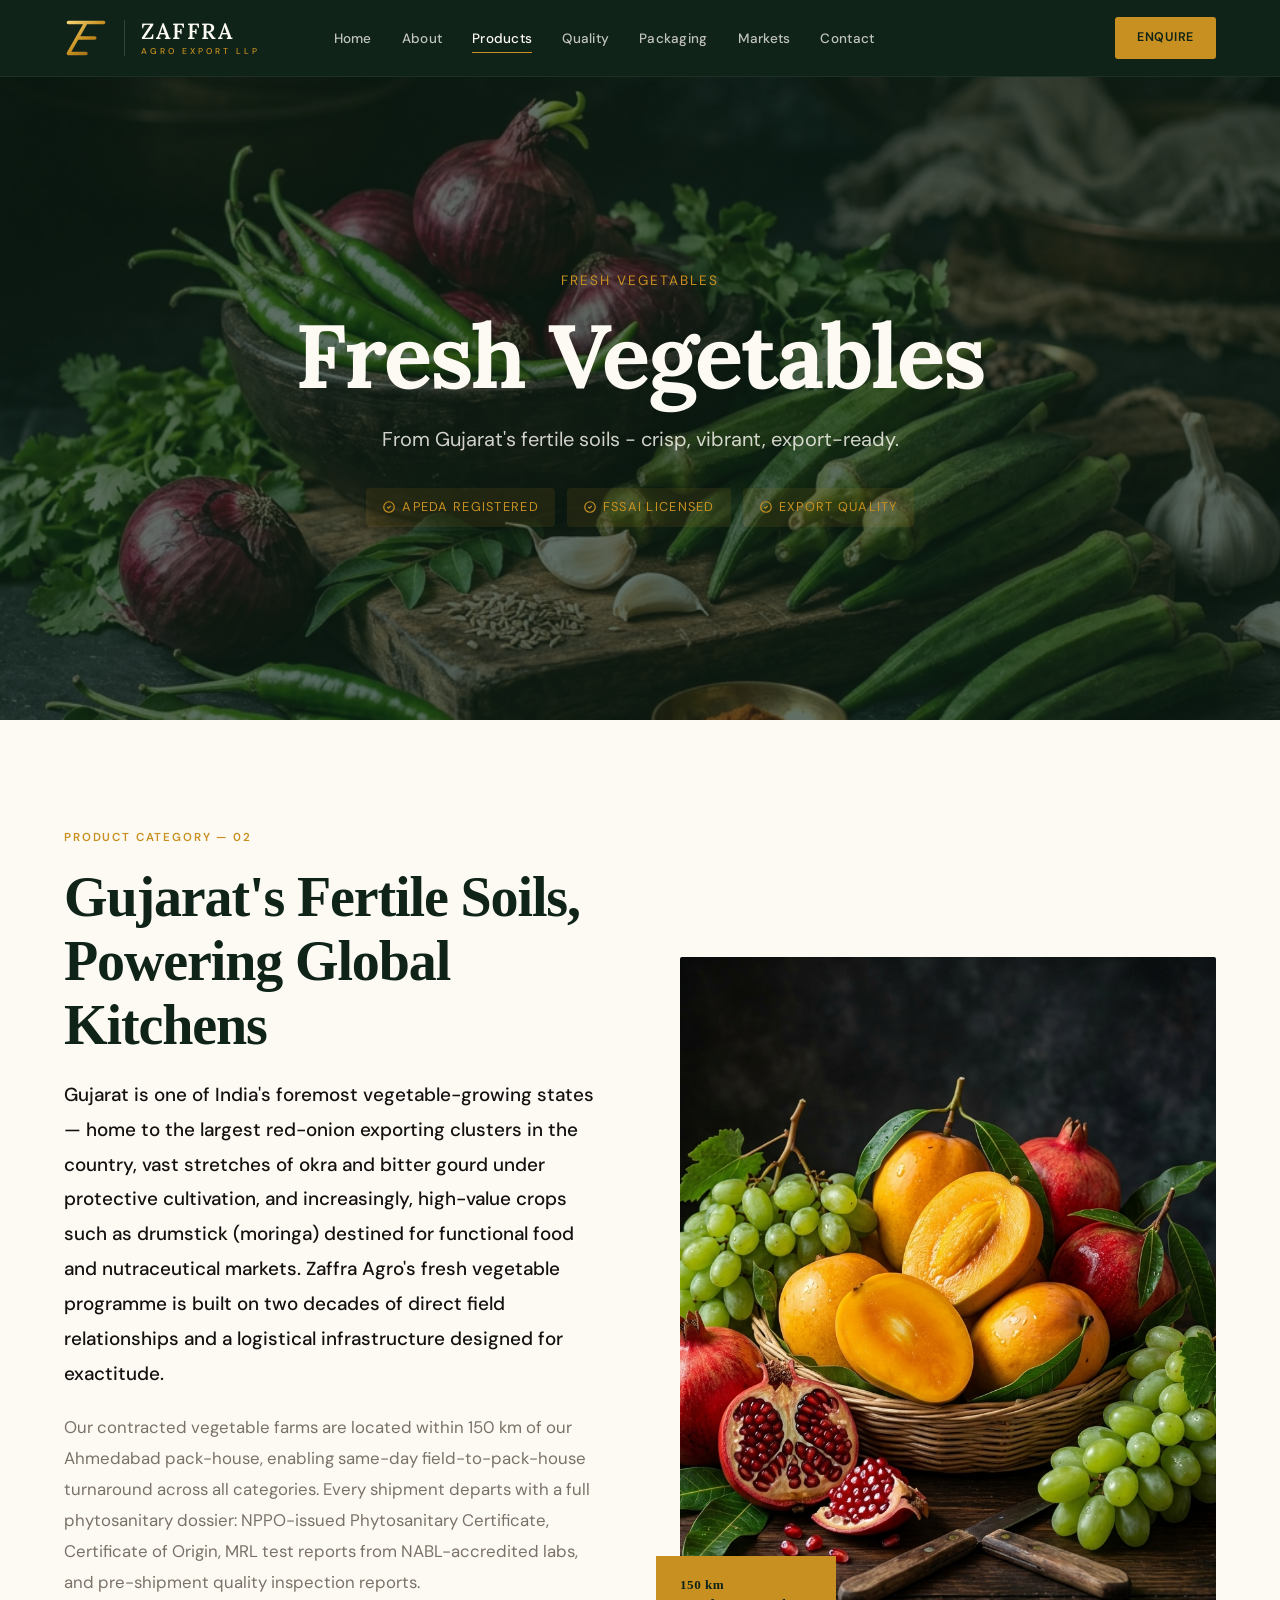
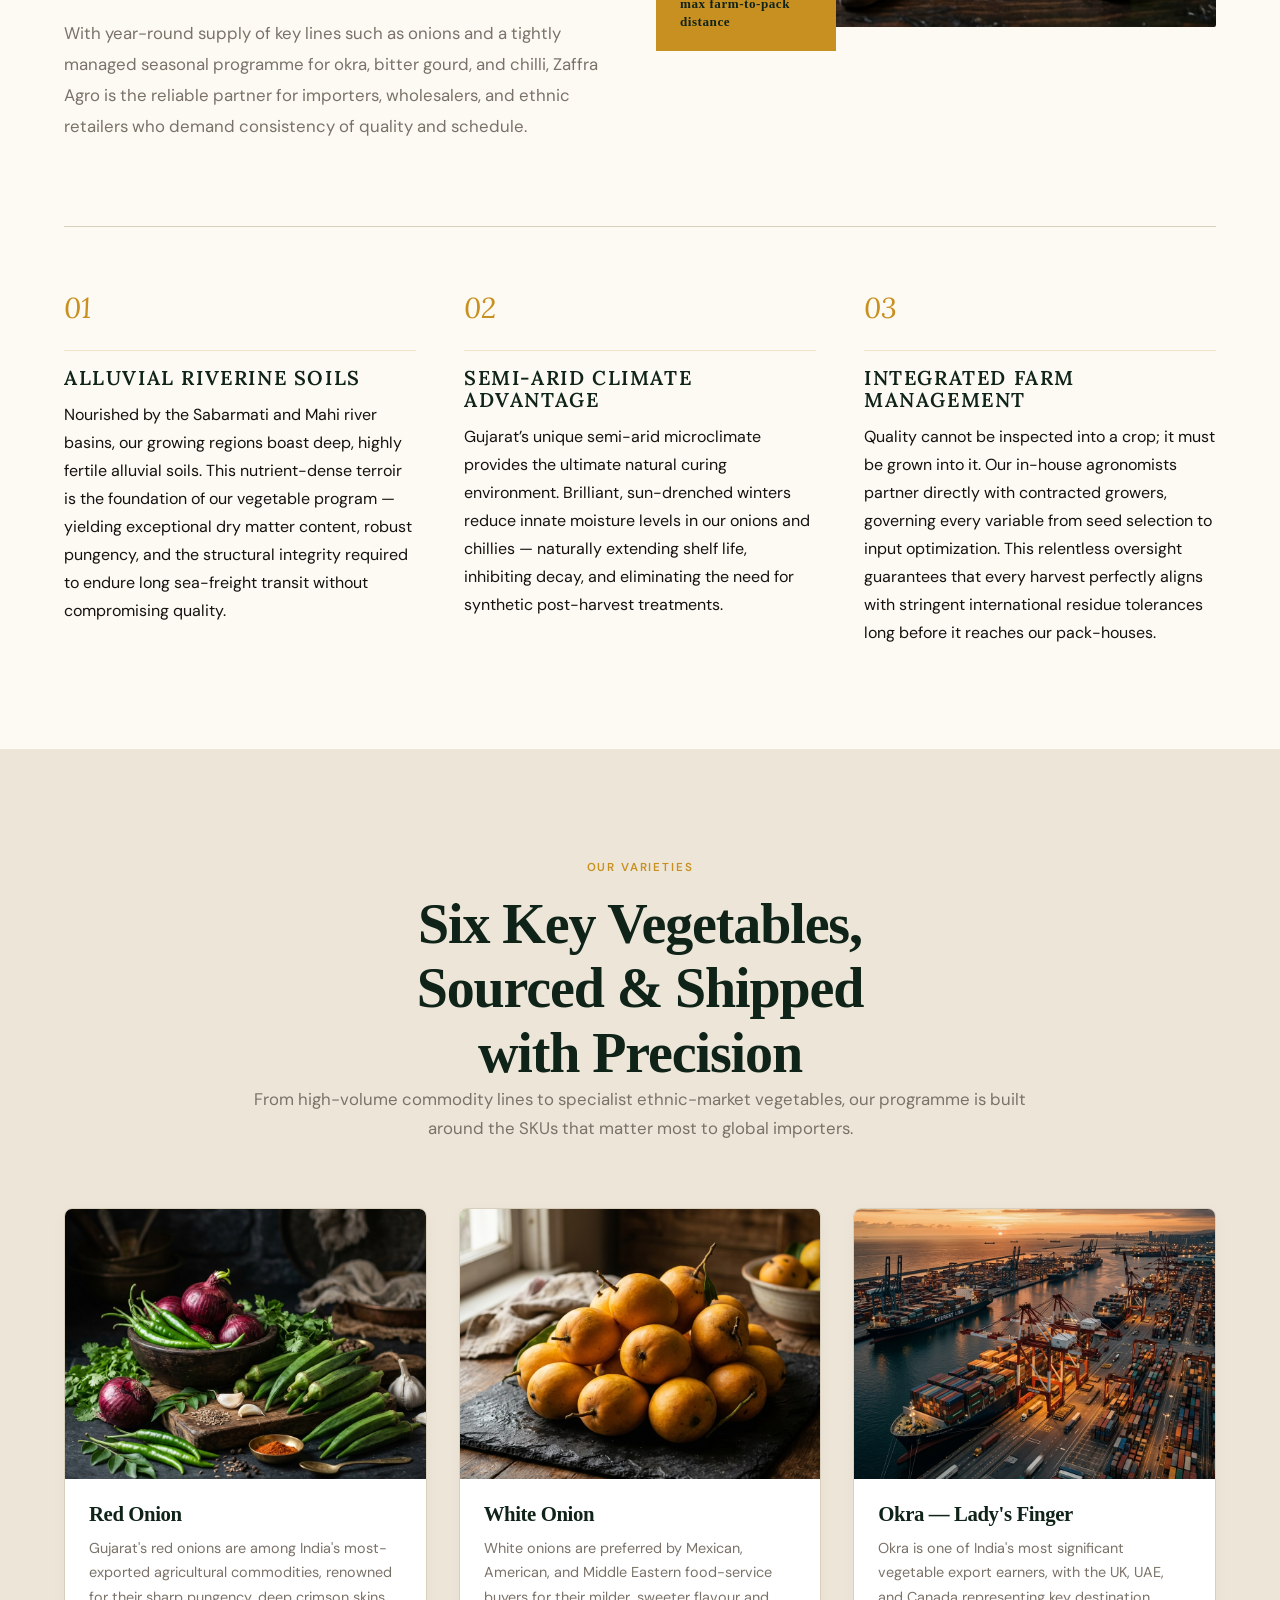
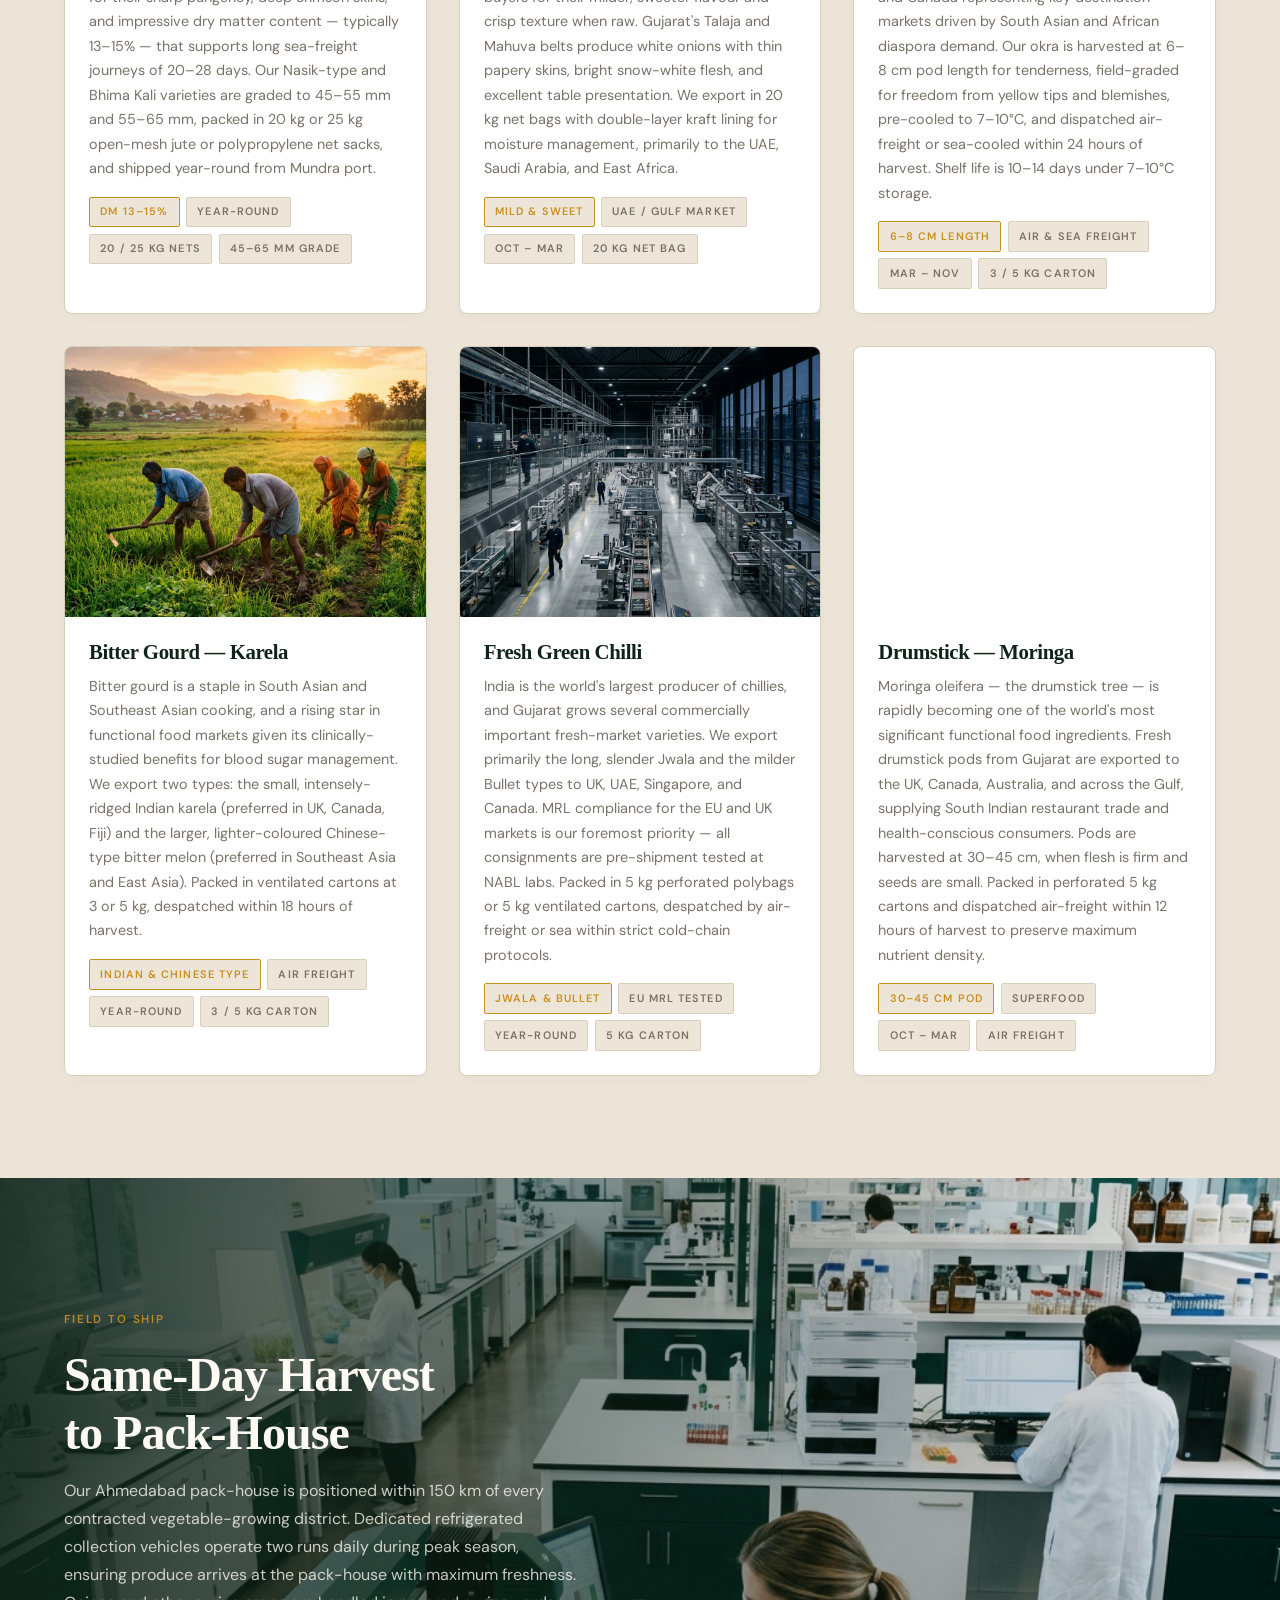
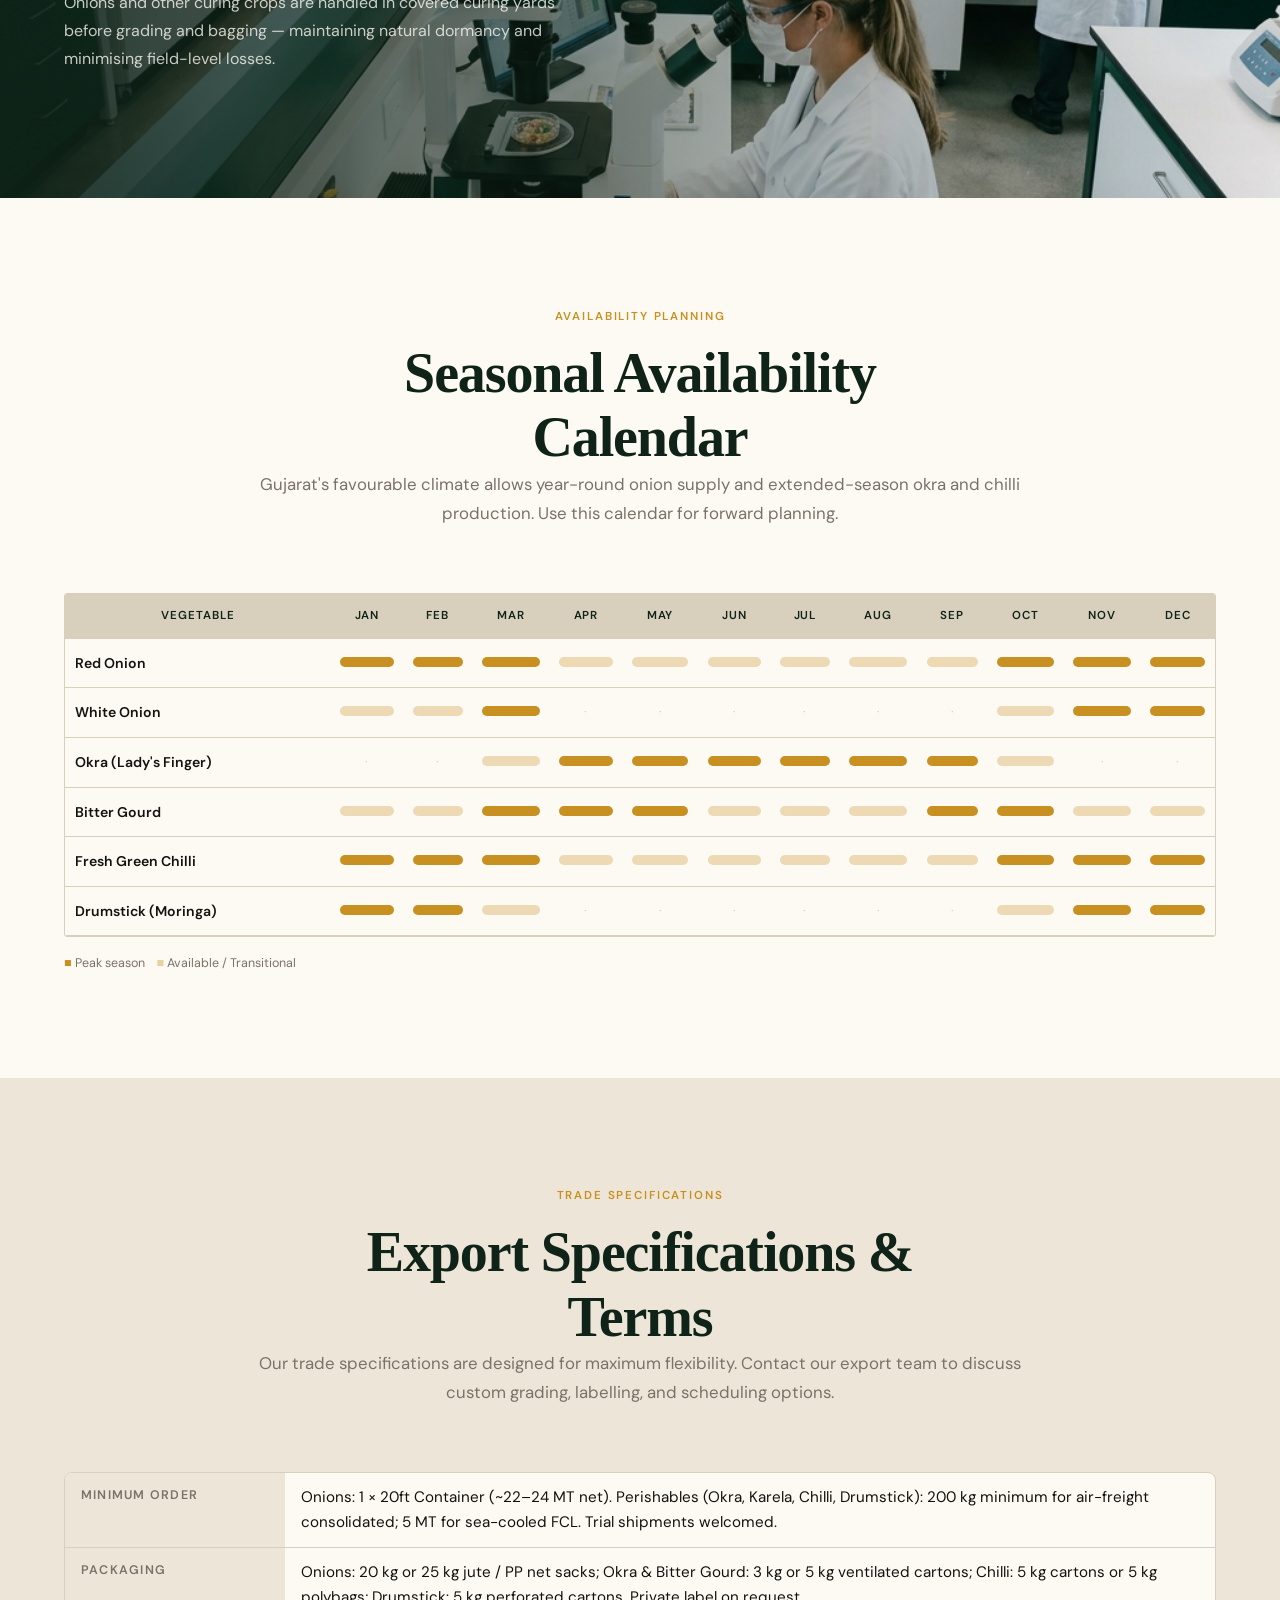
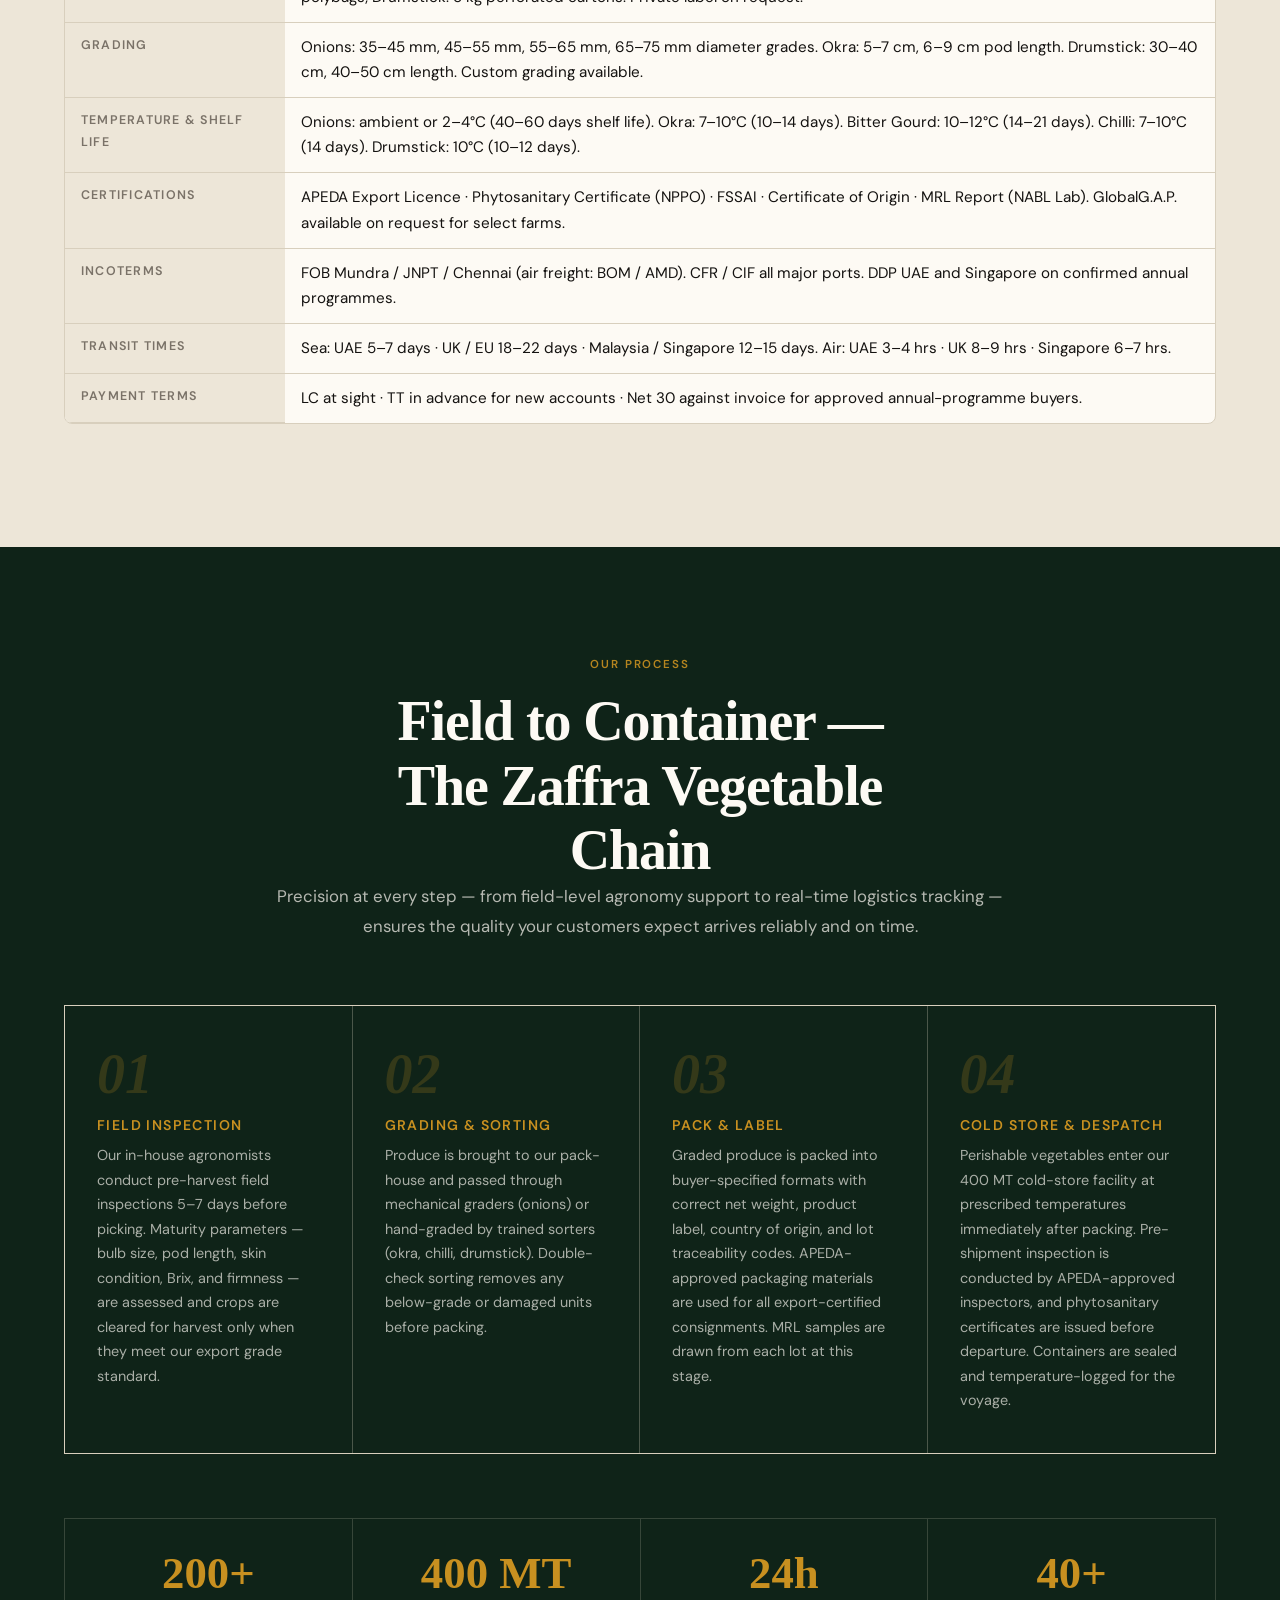
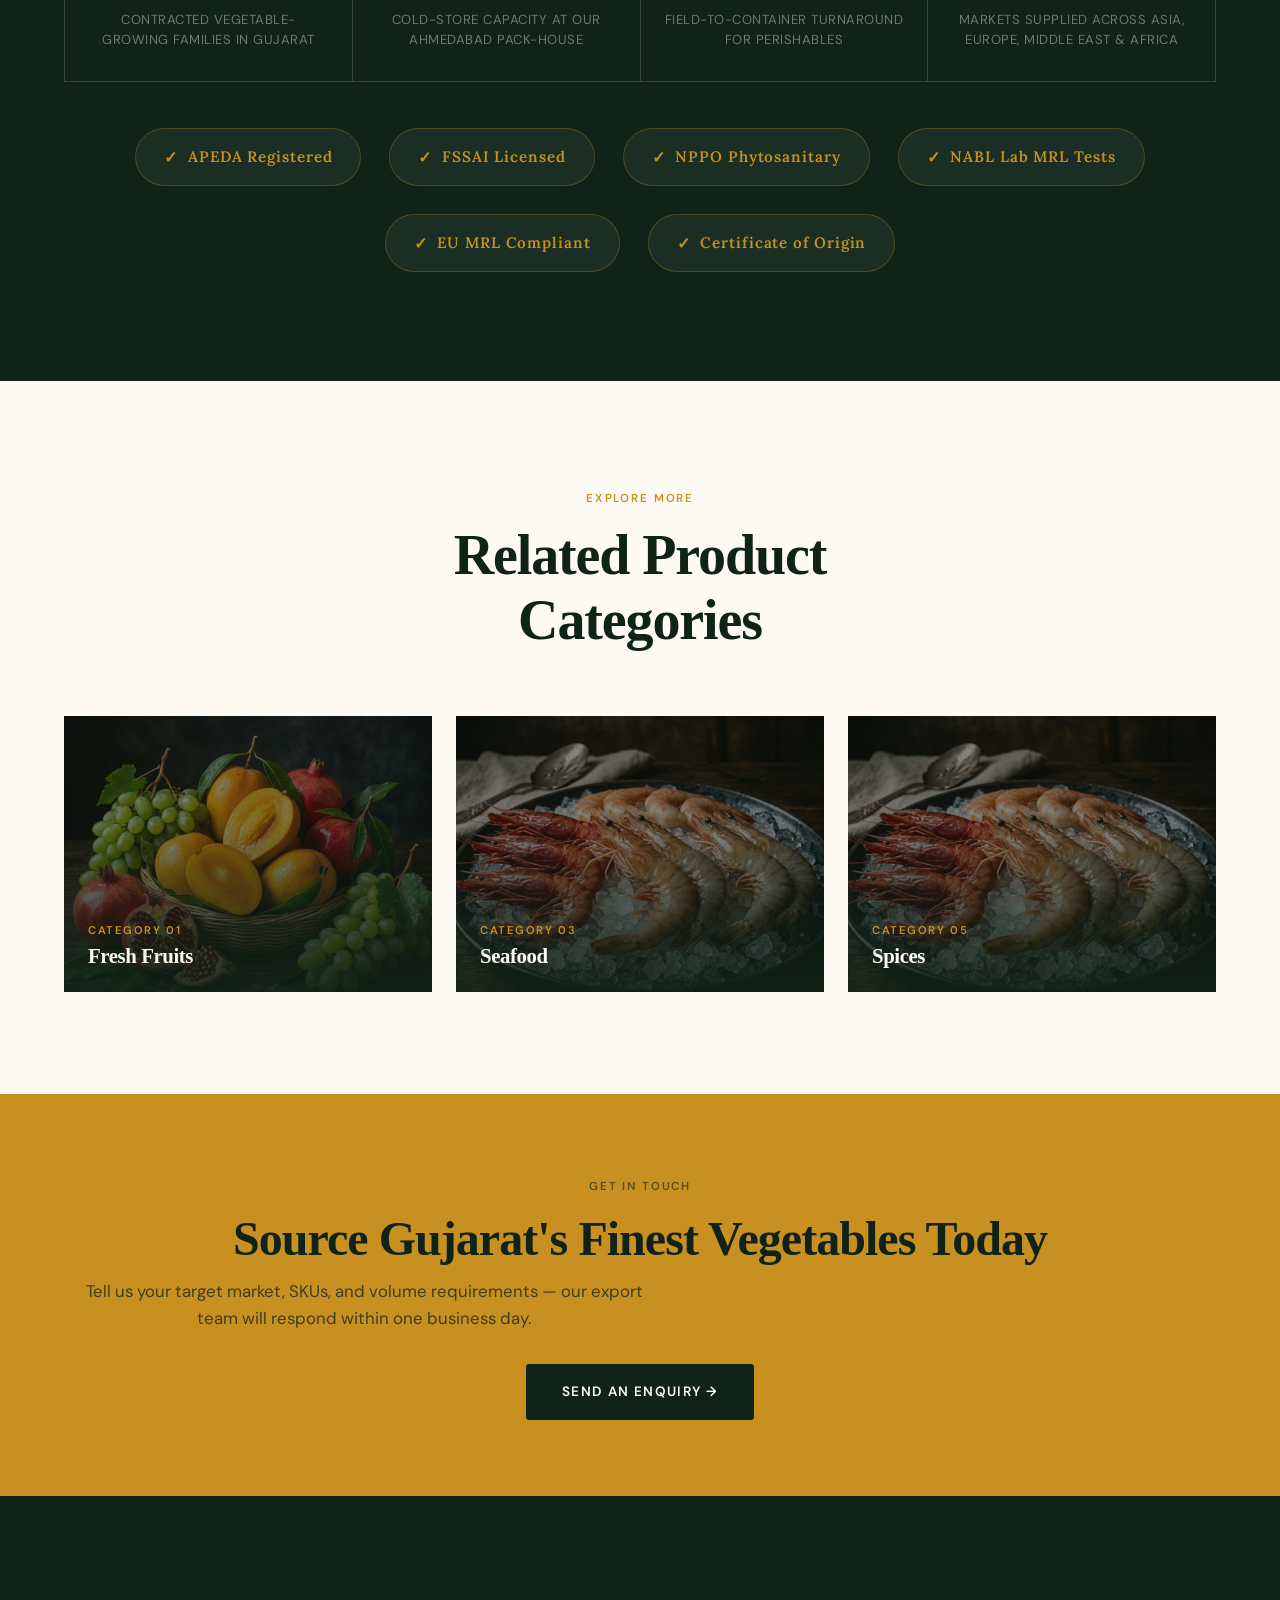
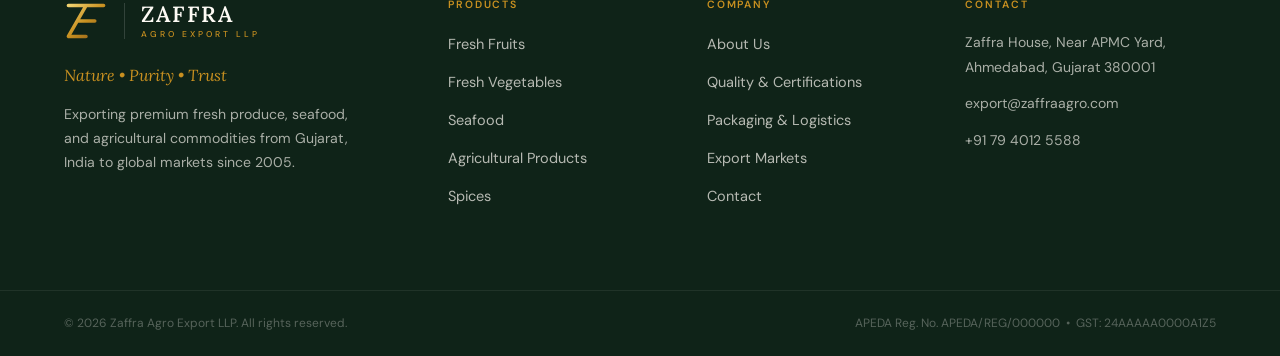
<file: fresh-vegetables.html>
﻿<!DOCTYPE html>
<html lang="en">
<head>
  <meta charset="UTF-8">
  <meta name="viewport" content="width=device-width, initial-scale=1.0">
  <title>Fresh Vegetables Export — Onions, Okra, Bitter Gourd | Zaffra Agro Export LLP</title>
  <meta name="description" content="Zaffra Agro Export LLP exports premium fresh vegetables from Gujarat — Red Onion, White Onion, Okra, Bitter Gourd, Green Chilli, Drumstick. APEDA certified. Global B2B supply.">
  <link rel="preconnect" href="https://fonts.googleapis.com">
  <link rel="preconnect" href="https://fonts.gstatic.com" crossorigin>
  <link rel="stylesheet" href="https://fonts.googleapis.com/css2?family=Lora:ital,wght@0,400;0,500;0,600;0,700;1,400;1,700&family=DM+Sans:opsz,wght@9..40,400;9..40,500;9..40,600&display=swap">
  <link rel="stylesheet" href="css/style.css">
  <style>
    /* ── Product Hero ── */


    /* ── Section base ── */
    .section { padding: clamp(4rem, 8vw, 8rem) 5vw; }
    .section-inner { max-width: 1240px; margin: 0 auto; }
    .section-cream { background: #FDFAF4; }
    .section-stone { background: #EDE6D8; }
    .section-forest { background: #0F2318; }

    /* ── Labels / eyebrows ── */
    .label {
      display: inline-block;
      font-family: 'DM Sans', sans-serif;
      font-size: 0.72rem;
      font-weight: 600;
      letter-spacing: 0.16em;
      text-transform: uppercase;
      color: #C89020;
      margin-bottom: 1rem;
    }
    .label--light { color: rgba(200,144,32,0.9); }

    /* ── Section headings ── */
    .section-heading {
      font-family: 'Playfair Display', serif;
      font-size: clamp(2rem, 4.5vw, 3.5rem);
      font-weight: 700;
      color: #0F2318;
      line-height: 1.15;
      margin: 0 0 1.25rem;
      letter-spacing: -0.02em;
    }
    .section-heading--light { color: #FDFAF4; }
    .section-sub {
      font-family: 'DM Sans', sans-serif;
      font-size: 1.05rem;
      color: #7A7268;
      max-width: 640px;
      line-height: 1.75;
      margin: 0 0 3rem;
    }
    .section-sub--light { color: rgba(253,250,244,0.7); }

    /* ── Intro split ── */
    .intro-split {
      display: grid;
      grid-template-columns: 1fr 1fr;
      gap: 5rem;
      align-items: center;
    }
    @media (max-width: 800px) { .intro-split { grid-template-columns: 1fr; gap: 2.5rem; } }
    .intro-text p {
      font-family: 'DM Sans', sans-serif;
      font-size: 1.05rem;
      line-height: 1.85;
      color: #7A7268;
      margin: 0 0 1.25rem;
    }
    .intro-text p:first-of-type {
      font-size: 1.18rem;
      color: #141210;
      font-weight: 500;
    }
    .intro-img-wrap { position: relative; }
    .intro-img-wrap img {
      width: 100%;
      aspect-ratio: 4/5;
      object-fit: cover;
      border-radius: 2px;
      display: block;
    }
    .intro-img-badge {
      position: absolute;
      bottom: -1.5rem;
      left: -1.5rem;
      background: #C89020;
      color: #0F2318;
      font-family: 'Playfair Display', serif;
      font-weight: 700;
      font-size: 0.82rem;
      padding: 1.25rem 1.5rem;
      letter-spacing: 0.04em;
      max-width: 180px;
      line-height: 1.4;
    }

    /* ── Variety Grid ── */
    .variety-grid {
      display: grid;
      grid-template-columns: repeat(3, 1fr);
      gap: 2rem;
      margin-top: 3rem;
    }
    @media (max-width: 1000px) { .variety-grid { grid-template-columns: repeat(2, 1fr); } }
    @media (max-width: 580px) { .variety-grid { grid-template-columns: 1fr; } }

    .variety-card {
      background: #fff;
      border: 1px solid #D8CFBD;
      overflow: hidden;
      transition: box-shadow 0.3s, transform 0.3s;
    }
    .variety-card:hover {
      box-shadow: 0 12px 40px rgba(15,35,24,0.12);
      transform: translateY(-4px);
    }
    .variety-img { margin: 0; overflow: hidden; }
    .variety-img img {
      width: 100%;
      aspect-ratio: 4/3;
      object-fit: cover;
      display: block;
      transition: transform 0.5s ease;
    }
    .variety-card:hover .variety-img img { transform: scale(1.06); }
    .variety-info { padding: 1.5rem; }
    .variety-info h3 {
      font-family: 'Playfair Display', serif;
      font-size: 1.3rem;
      font-weight: 700;
      color: #0F2318;
      margin: 0 0 0.6rem;
    }
    .variety-info p {
      font-family: 'DM Sans', sans-serif;
      font-size: 0.9rem;
      color: #7A7268;
      line-height: 1.7;
      margin: 0 0 1rem;
    }
    .variety-tags { display: flex; flex-wrap: wrap; gap: 0.4rem; }
    .tag {
      display: inline-block;
      font-family: 'DM Sans', sans-serif;
      font-size: 0.68rem;
      font-weight: 600;
      letter-spacing: 0.1em;
      text-transform: uppercase;
      padding: 0.3rem 0.65rem;
      border: 1px solid #D8CFBD;
      color: #7A7268;
      border-radius: 2px;
    }
    .tag--gold { border-color: #C89020; color: #C89020; }
    .tag--forest { background: #0F2318; color: #FDFAF4; border-color: #0F2318; }

    /* ── Full-bleed image band ── */
    .img-band {
      position: relative;
      height: clamp(320px, 55vw, 620px);
      overflow: hidden;
    }
    .img-band img { width: 100%; height: 100%; object-fit: cover; display: block; }
    .img-band-overlay {
      position: absolute;
      inset: 0;
      background: linear-gradient(to right, rgba(15,35,24,0.9) 0%, rgba(15,35,24,0.3) 60%, transparent 100%);
      display: flex;
      align-items: center;
      padding: 0;
    }
    .img-band-text { max-width: 520px; }
    .img-band-text h2 {
      font-family: 'Playfair Display', serif;
      font-size: clamp(1.8rem, 4vw, 3rem);
      font-weight: 700;
      color: #FDFAF4;
      margin: 0 0 1rem;
      line-height: 1.2;
    }
    .img-band-text p {
      font-family: 'DM Sans', sans-serif;
      font-size: 1rem;
      color: rgba(253,250,244,0.78);
      line-height: 1.75;
      margin: 0;
    }

    /* ── Seasonal Calendar ── */
    .cal-wrap { overflow-x: auto; margin-top: 2.5rem; }
    .cal-table { width: 100%; min-width: 700px; border-collapse: collapse; }
    .cal-table th, .cal-table td {
      padding: 0.75rem 0.6rem;
      text-align: center;
      font-family: 'DM Sans', sans-serif;
      font-size: 0.8rem;
      border-bottom: 1px solid #D8CFBD;
    }
    .cal-table th {
      font-weight: 600;
      color: #0F2318;
      font-size: 0.72rem;
      letter-spacing: 0.08em;
      text-transform: uppercase;
      background: #D8CFBD;
    }
    .cal-table td:first-child {
      text-align: left;
      font-weight: 600;
      color: #141210;
      font-size: 0.88rem;
      min-width: 160px;
    }
    .cal-peak {
      background: #C89020;
      border-radius: 12px;
      display: inline-block;
      width: 100%;
      height: 10px;
    }
    .cal-avail {
      background: rgba(200,144,32,0.3);
      border-radius: 12px;
      display: inline-block;
      width: 100%;
      height: 10px;
    }
    .cal-empty { color: #D8CFBD; }

    /* ── Specs Table ── */
    .specs-table { width: 100%; border-collapse: collapse; margin-top: 2.5rem; }
    .specs-table tr { border-bottom: 1px solid #D8CFBD; }
    .specs-table tr:last-child { border-bottom: none; }
    .specs-table th {
      width: 220px;
      text-align: left;
      padding: 1rem 1.5rem 1rem 0;
      font-family: 'DM Sans', sans-serif;
      font-size: 0.78rem;
      font-weight: 600;
      letter-spacing: 0.1em;
      text-transform: uppercase;
      color: #7A7268;
      vertical-align: top;
    }
    .specs-table td {
      padding: 1rem 0;
      font-family: 'DM Sans', sans-serif;
      font-size: 0.95rem;
      color: #141210;
      line-height: 1.65;
    }

    /* ── Process Steps ── */
    .process-steps {
      display: grid;
      grid-template-columns: repeat(4, 1fr);
      gap: 0;
      margin-top: 3rem;
    }
    @media (max-width: 800px) { .process-steps { grid-template-columns: repeat(2, 1fr); } }
    @media (max-width: 480px) { .process-steps { grid-template-columns: 1fr; } }
    .process-step {
      padding: 2.5rem 2rem;
      border-right: 1px solid rgba(216,207,189,0.3);
    }
    .process-step:last-child { border-right: none; }
    .step-num {
      font-family: 'Playfair Display', serif;
      font-size: 3.5rem;
      font-weight: 900;
      color: rgba(200,144,32,0.2);
      line-height: 1;
      margin-bottom: 1rem;
      display: block;
    }
    .process-step h4 {
      font-family: 'DM Sans', sans-serif;
      font-size: 0.88rem;
      font-weight: 600;
      letter-spacing: 0.1em;
      text-transform: uppercase;
      color: #C89020;
      margin: 0 0 0.6rem;
    }
    .process-step p {
      font-family: 'DM Sans', sans-serif;
      font-size: 0.9rem;
      color: rgba(253,250,244,0.65);
      line-height: 1.7;
      margin: 0;
    }

    /* ── Stats row ── */
    .stats-row {
      display: grid;
      grid-template-columns: repeat(4, 1fr);
      gap: 0;
      border-top: 1px solid rgba(216,207,189,0.2);
      border-left: 1px solid rgba(216,207,189,0.2);
      margin-top: 4rem;
    }
    @media (max-width: 700px) { .stats-row { grid-template-columns: repeat(2, 1fr); } }
    .stat-item {
      padding: 2rem 1.5rem;
      border-right: 1px solid rgba(216,207,189,0.2);
      border-bottom: 1px solid rgba(216,207,189,0.2);
    }
    .stat-num {
      font-family: 'Playfair Display', serif;
      font-size: 2.8rem;
      font-weight: 900;
      color: #C89020;
      line-height: 1;
      display: block;
      margin-bottom: 0.4rem;
    }
    .stat-label {
      font-family: 'DM Sans', sans-serif;
      font-size: 0.82rem;
      color: rgba(253,250,244,0.6);
      line-height: 1.5;
    }

    /* ── Cert badges ── */
    .cert-row { display: flex; flex-wrap: wrap; gap: 1rem; margin-top: 2.5rem; }
    .cert-badge {
      display: flex;
      align-items: center;
      gap: 0.6rem;
      background: rgba(253,250,244,0.06);
      border: 1px solid rgba(216,207,189,0.2);
      padding: 0.7rem 1.2rem;
      font-family: 'DM Sans', sans-serif;
      font-size: 0.82rem;
      font-weight: 600;
      color: rgba(253,250,244,0.8);
      letter-spacing: 0.06em;
    }
    .cert-badge::before { content: '✓'; color: #C89020; font-size: 1rem; }

    /* ── Related Products ── */
    .related-grid {
      display: grid;
      grid-template-columns: repeat(3, 1fr);
      gap: 1.5rem;
      margin-top: 2.5rem;
    }
    @media (max-width: 700px) { .related-grid { grid-template-columns: 1fr; } }
    .related-card {
      display: block;
      position: relative;
      overflow: hidden;
      aspect-ratio: 4/3;
      text-decoration: none;
    }
    .related-card img { width: 100%; height: 100%; object-fit: cover; display: block; transition: transform 0.5s ease; }
    .related-card:hover img { transform: scale(1.07); }
    .related-card-overlay {
      position: absolute;
      inset: 0;
      background: linear-gradient(to top, rgba(15,35,24,0.88) 0%, rgba(15,35,24,0.2) 60%);
      display: flex;
      flex-direction: column;
      justify-content: flex-end;
      padding: 1.5rem;
    }
    .related-card-overlay span {
      font-family: 'DM Sans', sans-serif;
      font-size: 0.7rem;
      font-weight: 600;
      letter-spacing: 0.14em;
      text-transform: uppercase;
      color: #C89020;
      margin-bottom: 0.3rem;
    }
    .related-card-overlay h3 {
      font-family: 'Playfair Display', serif;
      font-size: 1.3rem;
      font-weight: 700;
      color: #FDFAF4;
      margin: 0;
    }

    /* ── CTA Band ── */
    .highlight-band {
      background: #C89020;
      padding: clamp(3rem, 6vw, 5rem) 5vw;
      text-align: center;
    }
    .highlight-band h2 {
      font-family: 'Playfair Display', serif;
      font-size: clamp(1.8rem, 4vw, 3rem);
      font-weight: 700;
      color: #0F2318;
      margin: 0 0 0.75rem;
    }
    .highlight-band p {
      font-family: 'DM Sans', sans-serif;
      font-size: 1.05rem;
      color: rgba(15,35,24,0.75);
      margin: 0 0 2rem;
    }
    .btn-dark {
      display: inline-flex;
      align-items: center;
      gap: 0.6rem;
      background: #0F2318;
      color: #FDFAF4;
      font-family: 'DM Sans', sans-serif;
      font-size: 0.85rem;
      font-weight: 600;
      letter-spacing: 0.1em;
      text-transform: uppercase;
      padding: 1rem 2.25rem;
      text-decoration: none;
      transition: background 0.25s, transform 0.2s;
    }
    .btn-dark:hover { background: #193D20; transform: translateY(-2px); }

    /* ── Soil feature strip ── */
    .soil-strip {
      display: grid;
      grid-template-columns: repeat(3, 1fr);
      gap: 3rem;
      margin-top: 4rem;
      padding-top: 3.5rem;
      border-top: 1px solid var(--hairline);
    }
    @media (max-width: 800px) { .soil-strip { grid-template-columns: 1fr; gap: 2rem; } }
    .soil-num {
      display: block;
      font-family: var(--serif);
      font-size: 1.8rem;
      font-style: italic;
      color: var(--saffron);
      margin-bottom: 16px;
      padding-bottom: 16px;
      border-bottom: 1px solid rgba(200, 144, 32, 0.2);
    }
    .soil-item h4 {
      font-family: var(--serif);
      font-size: 1.25rem;
      font-weight: 600;
      color: var(--forest);
      margin: 0 0 0.75rem;
    }
    .soil-item p {
      display: block;
    }

    /* ── Reveal animation ── */
    .reveal { opacity: 0; transform: translateY(28px); transition: opacity 0.65s ease, transform 0.65s ease; }
    .reveal.visible { opacity: 1; transform: none; }
    .reveal-delay-1 { transition-delay: 0.1s; }
    .reveal-delay-2 { transition-delay: 0.2s; }
    .reveal-delay-3 { transition-delay: 0.3s; }
    .reveal-delay-4 { transition-delay: 0.4s; }
    .reveal-delay-5 { transition-delay: 0.5s; }
  </style>
</head>
<body class="page-interior">

  <!-- HEADER -->
  <header class="site-header" id="site-header">
    <div class="nav-container">
      <a href="index.html" class="brand">
        <svg class="brand-mark" viewBox="0 0 100 100" xmlns="http://www.w3.org/2000/svg"><defs><linearGradient id="goldGrad" x1="0%" y1="0%" x2="100%" y2="100%"><stop offset="0%" stop-color="#F2D270" /><stop offset="50%" stop-color="#C89020" /><stop offset="100%" stop-color="#8A5A19" /></linearGradient></defs><path d="M10 15 H90 M50 15 L10 85 H50 M30 50 H70" fill="none" stroke="url(#goldGrad)" stroke-width="8" stroke-linecap="round" stroke-linejoin="round"/></svg>
        <span class="brand-word">ZAFFRA<small>AGRO EXPORT LLP</small></span>
      </a>
      <nav class="main-nav">
        <ul>
          <li><a href="index.html">Home</a></li>
          <li><a href="about.html">About</a></li>
          <li class="has-dropdown"><a href="products.html" class="current">Products</a>
            <div class="dropdown">
              <a href="fresh-fruits.html">Fresh Fruits</a>
              <a href="fresh-vegetables.html">Fresh Vegetables</a>
              <a href="seafood.html">Seafood</a>
              <a href="agricultural.html">Agricultural Products</a>
              <a href="spices.html">Spices</a>
            </div>
          </li>
          <li><a href="quality.html">Quality</a></li>
          <li><a href="packaging.html">Packaging</a></li>
          <li><a href="countries.html">Markets</a></li>
          <li><a href="contact.html">Contact</a></li>
        </ul>
      </nav>
      <div class="nav-actions">
        <a href="contact.html" class="btn-nav-enquire">Enquire</a>
        <button class="mobile-toggle" id="mobile-toggle" aria-label="Open menu" aria-expanded="false"><span></span><span></span><span></span></button>
      </div>
    </div>
  </header>

  <!-- MOBILE PANEL -->
  <div class="mobile-panel" id="mobile-panel" aria-hidden="true">
    <button class="mobile-panel-close" aria-label="Close menu"><svg viewBox="0 0 24 24" fill="none" stroke="currentColor" stroke-width="1.5"><line x1="4" y1="4" x2="20" y2="20"/><line x1="20" y1="4" x2="4" y2="20"/></svg></button>
    <nav><ul>
      <li><a href="index.html">Home</a></li>
      <li><a href="about.html">About</a></li>
      <li><a href="fresh-fruits.html">Fresh Fruits</a></li>
      <li><a href="fresh-vegetables.html">Fresh Vegetables</a></li>
      <li><a href="seafood.html">Seafood</a></li>
      <li><a href="agricultural.html">Agricultural Products</a></li>
      <li><a href="spices.html">Spices</a></li>
      <li><a href="quality.html">Quality</a></li>
      <li><a href="packaging.html">Packaging</a></li>
      <li><a href="countries.html">Markets</a></li>
      <li><a href="contact.html">Contact</a></li>
    </ul></nav>
    <a href="contact.html" class="btn-primary" style="margin-top:auto;display:inline-flex">Send Enquiry</a>
  </div>

  <main>

    <!-- HERO -->
    <section class="product-hero" style="background-image:url('images/fresh_vegetables.png')">
      <div class="hero-inner">
        <div class="hero-category">Fresh Vegetables</div>
        <h1>Fresh Vegetables</h1>
        <p class="hero-subtitle">From Gujarat's fertile soils - crisp, vibrant, export-ready.</p>
        <div class="hero-badges">
          <span class="hero-badge">
            <svg viewBox="0 0 24 24" fill="none" stroke="currentColor" stroke-width="2" width="14" height="14"><path d="M9 12l2 2 4-4m6 2a9 9 0 11-18 0 9 9 0 0118 0z"/></svg>
            APEDA Registered
          </span>
          <span class="hero-badge">
            <svg viewBox="0 0 24 24" fill="none" stroke="currentColor" stroke-width="2" width="14" height="14"><path d="M9 12l2 2 4-4m6 2a9 9 0 11-18 0 9 9 0 0118 0z"/></svg>
            FSSAI Licensed
          </span>
          <span class="hero-badge">
            <svg viewBox="0 0 24 24" fill="none" stroke="currentColor" stroke-width="2" width="14" height="14"><path d="M9 12l2 2 4-4m6 2a9 9 0 11-18 0 9 9 0 0118 0z"/></svg>
            Export Quality
          </span>
        </div>
      </div>
    </section>

    <!-- INTRO SECTION -->
    <section class="section section-cream">
      <div class="section-inner">
        <div class="intro-split">
          <div class="intro-text">
            <span class="label reveal">Product Category — 02</span>
            <h2 class="section-heading reveal">Gujarat's Fertile Soils,<br>Powering Global Kitchens</h2>
            <p class="reveal">Gujarat is one of India's foremost vegetable-growing states — home to the largest red-onion exporting clusters in the country, vast stretches of okra and bitter gourd under protective cultivation, and increasingly, high-value crops such as drumstick (moringa) destined for functional food and nutraceutical markets. Zaffra Agro's fresh vegetable programme is built on two decades of direct field relationships and a logistical infrastructure designed for exactitude.</p>
            <p class="reveal">Our contracted vegetable farms are located within 150 km of our Ahmedabad pack-house, enabling same-day field-to-pack-house turnaround across all categories. Every shipment departs with a full phytosanitary dossier: NPPO-issued Phytosanitary Certificate, Certificate of Origin, MRL test reports from NABL-accredited labs, and pre-shipment quality inspection reports.</p>
            <p class="reveal">With year-round supply of key lines such as onions and a tightly managed seasonal programme for okra, bitter gourd, and chilli, Zaffra Agro is the reliable partner for importers, wholesalers, and ethnic retailers who demand consistency of quality and schedule.</p>
          </div>
          <div class="intro-img-wrap reveal">
            <img src="images/fresh_fruits.png" alt="Fresh red onions from Gujarat — export quality" loading="lazy" decoding="async">
            <div class="intro-img-badge">150 km<br>max farm-to-pack distance</div>
          </div>
        </div>

        <div class="soil-strip">
          <div class="soil-item reveal reveal-delay-1">
            <span class="soil-num">01</span>
            <h4>Alluvial Riverine Soils</h4>
            <p>Nourished by the Sabarmati and Mahi river basins, our growing regions boast deep, highly fertile alluvial soils. This nutrient-dense terroir is the foundation of our vegetable program — yielding exceptional dry matter content, robust pungency, and the structural integrity required to endure long sea-freight transit without compromising quality.</p>
          </div>
          <div class="soil-item reveal reveal-delay-2">
            <span class="soil-num">02</span>
            <h4>Semi-Arid Climate Advantage</h4>
            <p>Gujarat’s unique semi-arid microclimate provides the ultimate natural curing environment. Brilliant, sun-drenched winters reduce innate moisture levels in our onions and chillies — naturally extending shelf life, inhibiting decay, and eliminating the need for synthetic post-harvest treatments.</p>
          </div>
          <div class="soil-item reveal reveal-delay-3">
            <span class="soil-num">03</span>
            <h4>Integrated Farm Management</h4>
            <p>Quality cannot be inspected into a crop; it must be grown into it. Our in-house agronomists partner directly with contracted growers, governing every variable from seed selection to input optimization. This relentless oversight guarantees that every harvest perfectly aligns with stringent international residue tolerances long before it reaches our pack-houses.</p>
          </div>
        </div>
      </div>
    </section>

    <!-- VARIETY GRID -->
    <section class="section section-stone">
      <div class="section-inner">
        <div class="section-header section-header--center">
          <span class="label reveal">Our Varieties</span>
        <h2 class="section-heading reveal">Six Key Vegetables,<br>Sourced &amp; Shipped with Precision</h2>
        <p class="section-sub reveal">From high-volume commodity lines to specialist ethnic-market vegetables, our programme is built around the SKUs that matter most to global importers.</p>
        </div>

        <div class="variety-grid">

          <div class="variety-card reveal reveal-delay-1">
            <figure class="variety-img">
              <img src="images/fresh_vegetables.png" alt="Export-grade red onions from Gujarat" loading="lazy" decoding="async">
            </figure>
            <div class="variety-info">
              <h3>Red Onion</h3>
              <p>Gujarat's red onions are among India's most-exported agricultural commodities, renowned for their sharp pungency, deep crimson skins, and impressive dry matter content — typically 13–15% — that supports long sea-freight journeys of 20–28 days. Our Nasik-type and Bhima Kali varieties are graded to 45–55 mm and 55–65 mm, packed in 20 kg or 25 kg open-mesh jute or polypropylene net sacks, and shipped year-round from Mundra port.</p>
              <div class="variety-tags">
                <span class="tag tag--gold">DM 13–15%</span>
                <span class="tag">Year-Round</span>
                <span class="tag">20 / 25 kg Nets</span>
                <span class="tag">45–65 mm Grade</span>
              </div>
            </div>
          </div>

          <div class="variety-card reveal reveal-delay-2">
            <figure class="variety-img">
              <img src="images/mangoes_golden.png" alt="White onions in market display" loading="lazy" decoding="async">
            </figure>
            <div class="variety-info">
              <h3>White Onion</h3>
              <p>White onions are preferred by Mexican, American, and Middle Eastern food-service buyers for their milder, sweeter flavour and crisp texture when raw. Gujarat's Talaja and Mahuva belts produce white onions with thin papery skins, bright snow-white flesh, and excellent table presentation. We export in 20 kg net bags with double-layer kraft lining for moisture management, primarily to the UAE, Saudi Arabia, and East Africa.</p>
              <div class="variety-tags">
                <span class="tag tag--gold">Mild &amp; Sweet</span>
                <span class="tag">UAE / Gulf Market</span>
                <span class="tag">Oct – Mar</span>
                <span class="tag">20 kg Net Bag</span>
              </div>
            </div>
          </div>

          <div class="variety-card reveal reveal-delay-3">
            <figure class="variety-img">
              <img src="images/markets_hero.png" alt="Fresh green okra ladies finger" loading="lazy" decoding="async">
            </figure>
            <div class="variety-info">
              <h3>Okra — Lady's Finger</h3>
              <p>Okra is one of India's most significant vegetable export earners, with the UK, UAE, and Canada representing key destination markets driven by South Asian and African diaspora demand. Our okra is harvested at 6–8 cm pod length for tenderness, field-graded for freedom from yellow tips and blemishes, pre-cooled to 7–10°C, and dispatched air-freight or sea-cooled within 24 hours of harvest. Shelf life is 10–14 days under 7–10°C storage.</p>
              <div class="variety-tags">
                <span class="tag tag--gold">6–8 cm Length</span>
                <span class="tag">Air &amp; Sea Freight</span>
                <span class="tag">Mar – Nov</span>
                <span class="tag">3 / 5 kg Carton</span>
              </div>
            </div>
          </div>

          <div class="variety-card reveal reveal-delay-1">
            <figure class="variety-img">
              <img src="images/origin_story.png" alt="Fresh bitter gourd karela for export" loading="lazy" decoding="async">
            </figure>
            <div class="variety-info">
              <h3>Bitter Gourd — Karela</h3>
              <p>Bitter gourd is a staple in South Asian and Southeast Asian cooking, and a rising star in functional food markets given its clinically-studied benefits for blood sugar management. We export two types: the small, intensely-ridged Indian karela (preferred in UK, Canada, Fiji) and the larger, lighter-coloured Chinese-type bitter melon (preferred in Southeast Asia and East Asia). Packed in ventilated cartons at 3 or 5 kg, despatched within 18 hours of harvest.</p>
              <div class="variety-tags">
                <span class="tag tag--gold">Indian &amp; Chinese Type</span>
                <span class="tag">Air Freight</span>
                <span class="tag">Year-Round</span>
                <span class="tag">3 / 5 kg Carton</span>
              </div>
            </div>
          </div>

          <div class="variety-card reveal reveal-delay-2">
            <figure class="variety-img">
              <img src="images/pack_hero.png" alt="Fresh green chillies for export" loading="lazy" decoding="async">
            </figure>
            <div class="variety-info">
              <h3>Fresh Green Chilli</h3>
              <p>India is the world's largest producer of chillies, and Gujarat grows several commercially important fresh-market varieties. We export primarily the long, slender Jwala and the milder Bullet types to UK, UAE, Singapore, and Canada. MRL compliance for the EU and UK markets is our foremost priority — all consignments are pre-shipment tested at NABL labs. Packed in 5 kg perforated polybags or 5 kg ventilated cartons, despatched by air-freight or sea within strict cold-chain protocols.</p>
              <div class="variety-tags">
                <span class="tag tag--gold">Jwala &amp; Bullet</span>
                <span class="tag">EU MRL Tested</span>
                <span class="tag">Year-Round</span>
                <span class="tag">5 kg Carton</span>
              </div>
            </div>
          </div>

          <div class="variety-card reveal reveal-delay-3">
            <figure class="variety-img">
              <img src="images/products_hero.png" alt="Drumstick moringa pods for export" loading="lazy" decoding="async">
            </figure>
            <div class="variety-info">
              <h3>Drumstick — Moringa</h3>
              <p>Moringa oleifera — the drumstick tree — is rapidly becoming one of the world's most significant functional food ingredients. Fresh drumstick pods from Gujarat are exported to the UK, Canada, Australia, and across the Gulf, supplying South Indian restaurant trade and health-conscious consumers. Pods are harvested at 30–45 cm, when flesh is firm and seeds are small. Packed in perforated 5 kg cartons and dispatched air-freight within 12 hours of harvest to preserve maximum nutrient density.</p>
              <div class="variety-tags">
                <span class="tag tag--gold">30–45 cm Pod</span>
                <span class="tag">Superfood</span>
                <span class="tag">Oct – Mar</span>
                <span class="tag">Air Freight</span>
              </div>
            </div>
          </div>

        </div>
      </div>
    </section>

    <!-- FULL-BLEED FIELD IMAGE -->
    <div class="img-band">
      <img src="images/quality_hero.png" alt="Vegetable fields and farmland in Gujarat, India" loading="lazy" decoding="async">
      <div class="img-band-overlay">
        <div class="container" style="width: 100%;">
          <div class="img-band-text">
          <span class="label label--light reveal">Field to Ship</span>
          <h2 class="reveal">Same-Day Harvest<br>to Pack-House</h2>
          <p class="reveal">Our Ahmedabad pack-house is positioned within 150 km of every contracted vegetable-growing district. Dedicated refrigerated collection vehicles operate two runs daily during peak season, ensuring produce arrives at the pack-house with maximum freshness. Onions and other curing crops are handled in covered curing yards before grading and bagging — maintaining natural dormancy and minimising field-level losses.</p>
        </div>
        </div>
      </div>
    </div>

    <!-- SEASONAL CALENDAR -->
    <section class="section section-cream">
      <div class="section-inner">
        <div class="section-header section-header--center">
          <span class="label reveal">Availability Planning</span>
        <h2 class="section-heading reveal">Seasonal Availability Calendar</h2>
        <p class="section-sub reveal">Gujarat's favourable climate allows year-round onion supply and extended-season okra and chilli production. Use this calendar for forward planning.</p>
        </div>
        <div class="cal-wrap reveal">
          <table class="cal-table">
            <thead>
              <tr>
                <th>Vegetable</th>
                <th>Jan</th><th>Feb</th><th>Mar</th><th>Apr</th><th>May</th><th>Jun</th>
                <th>Jul</th><th>Aug</th><th>Sep</th><th>Oct</th><th>Nov</th><th>Dec</th>
              </tr>
            </thead>
            <tbody>
              <tr>
                <td>Red Onion</td>
                <td><span class="cal-peak"></span></td>
                <td><span class="cal-peak"></span></td>
                <td><span class="cal-peak"></span></td>
                <td><span class="cal-avail"></span></td>
                <td><span class="cal-avail"></span></td>
                <td><span class="cal-avail"></span></td>
                <td><span class="cal-avail"></span></td>
                <td><span class="cal-avail"></span></td>
                <td><span class="cal-avail"></span></td>
                <td><span class="cal-peak"></span></td>
                <td><span class="cal-peak"></span></td>
                <td><span class="cal-peak"></span></td>
              </tr>
              <tr>
                <td>White Onion</td>
                <td><span class="cal-avail"></span></td>
                <td><span class="cal-avail"></span></td>
                <td><span class="cal-peak"></span></td>
                <td class="cal-empty">·</td><td class="cal-empty">·</td><td class="cal-empty">·</td>
                <td class="cal-empty">·</td><td class="cal-empty">·</td><td class="cal-empty">·</td>
                <td><span class="cal-avail"></span></td>
                <td><span class="cal-peak"></span></td>
                <td><span class="cal-peak"></span></td>
              </tr>
              <tr>
                <td>Okra (Lady's Finger)</td>
                <td class="cal-empty">·</td><td class="cal-empty">·</td>
                <td><span class="cal-avail"></span></td>
                <td><span class="cal-peak"></span></td>
                <td><span class="cal-peak"></span></td>
                <td><span class="cal-peak"></span></td>
                <td><span class="cal-peak"></span></td>
                <td><span class="cal-peak"></span></td>
                <td><span class="cal-peak"></span></td>
                <td><span class="cal-avail"></span></td>
                <td class="cal-empty">·</td><td class="cal-empty">·</td>
              </tr>
              <tr>
                <td>Bitter Gourd</td>
                <td><span class="cal-avail"></span></td>
                <td><span class="cal-avail"></span></td>
                <td><span class="cal-peak"></span></td>
                <td><span class="cal-peak"></span></td>
                <td><span class="cal-peak"></span></td>
                <td><span class="cal-avail"></span></td>
                <td><span class="cal-avail"></span></td>
                <td><span class="cal-avail"></span></td>
                <td><span class="cal-peak"></span></td>
                <td><span class="cal-peak"></span></td>
                <td><span class="cal-avail"></span></td>
                <td><span class="cal-avail"></span></td>
              </tr>
              <tr>
                <td>Fresh Green Chilli</td>
                <td><span class="cal-peak"></span></td>
                <td><span class="cal-peak"></span></td>
                <td><span class="cal-peak"></span></td>
                <td><span class="cal-avail"></span></td>
                <td><span class="cal-avail"></span></td>
                <td><span class="cal-avail"></span></td>
                <td><span class="cal-avail"></span></td>
                <td><span class="cal-avail"></span></td>
                <td><span class="cal-avail"></span></td>
                <td><span class="cal-peak"></span></td>
                <td><span class="cal-peak"></span></td>
                <td><span class="cal-peak"></span></td>
              </tr>
              <tr>
                <td>Drumstick (Moringa)</td>
                <td><span class="cal-peak"></span></td>
                <td><span class="cal-peak"></span></td>
                <td><span class="cal-avail"></span></td>
                <td class="cal-empty">·</td><td class="cal-empty">·</td><td class="cal-empty">·</td>
                <td class="cal-empty">·</td><td class="cal-empty">·</td><td class="cal-empty">·</td>
                <td><span class="cal-avail"></span></td>
                <td><span class="cal-peak"></span></td>
                <td><span class="cal-peak"></span></td>
              </tr>
            </tbody>
          </table>
        </div>
        <p style="font-family:'DM Sans',sans-serif;font-size:0.78rem;color:#7A7268;margin-top:1rem;" class="reveal">
          <strong style="color:#C89020">&#9632;</strong> Peak season &nbsp;&nbsp;
          <strong style="color:rgba(200,144,32,0.4)">&#9632;</strong> Available / Transitional
        </p>
      </div>
    </section>

    <!-- EXPORT SPECS -->
    <section class="section section-stone">
      <div class="section-inner">
        <div class="section-header section-header--center">
          <span class="label reveal">Trade Specifications</span>
        <h2 class="section-heading reveal">Export Specifications &amp; Terms</h2>
        <p class="section-sub reveal">Our trade specifications are designed for maximum flexibility. Contact our export team to discuss custom grading, labelling, and scheduling options.</p>
        </div>
        <table class="specs-table reveal">
          <tbody>
            <tr>
              <th>Minimum Order</th>
              <td>Onions: 1 × 20ft Container (~22–24 MT net). Perishables (Okra, Karela, Chilli, Drumstick): 200 kg minimum for air-freight consolidated; 5 MT for sea-cooled FCL. Trial shipments welcomed.</td>
            </tr>
            <tr>
              <th>Packaging</th>
              <td>Onions: 20 kg or 25 kg jute / PP net sacks; Okra &amp; Bitter Gourd: 3 kg or 5 kg ventilated cartons; Chilli: 5 kg cartons or 5 kg polybags; Drumstick: 5 kg perforated cartons. Private label on request.</td>
            </tr>
            <tr>
              <th>Grading</th>
              <td>Onions: 35–45 mm, 45–55 mm, 55–65 mm, 65–75 mm diameter grades. Okra: 5–7 cm, 6–9 cm pod length. Drumstick: 30–40 cm, 40–50 cm length. Custom grading available.</td>
            </tr>
            <tr>
              <th>Temperature &amp; Shelf Life</th>
              <td>Onions: ambient or 2–4°C (40–60 days shelf life). Okra: 7–10°C (10–14 days). Bitter Gourd: 10–12°C (14–21 days). Chilli: 7–10°C (14 days). Drumstick: 10°C (10–12 days).</td>
            </tr>
            <tr>
              <th>Certifications</th>
              <td>APEDA Export Licence · Phytosanitary Certificate (NPPO) · FSSAI · Certificate of Origin · MRL Report (NABL Lab). GlobalG.A.P. available on request for select farms.</td>
            </tr>
            <tr>
              <th>Incoterms</th>
              <td>FOB Mundra / JNPT / Chennai (air freight: BOM / AMD). CFR / CIF all major ports. DDP UAE and Singapore on confirmed annual programmes.</td>
            </tr>
            <tr>
              <th>Transit Times</th>
              <td>Sea: UAE 5–7 days · UK / EU 18–22 days · Malaysia / Singapore 12–15 days. Air: UAE 3–4 hrs · UK 8–9 hrs · Singapore 6–7 hrs.</td>
            </tr>
            <tr>
              <th>Payment Terms</th>
              <td>LC at sight · TT in advance for new accounts · Net 30 against invoice for approved annual-programme buyers.</td>
            </tr>
          </tbody>
        </table>
      </div>
    </section>

    <!-- PROCESS STEPS -->
    <section class="section section-forest">
      <div class="section-inner">
        <div class="section-header section-header--center">
          <span class="label label--light reveal">Our Process</span>
        <h2 class="section-heading section-heading--light reveal">Field to Container —<br>The Zaffra Vegetable Chain</h2>
        <p class="section-sub section-sub--light reveal">Precision at every step — from field-level agronomy support to real-time logistics tracking — ensures the quality your customers expect arrives reliably and on time.</p>
        </div>
        <div class="process-steps">
          <div class="process-step reveal reveal-delay-1">
            <span class="step-num">01</span>
            <h4>Field Inspection</h4>
            <p>Our in-house agronomists conduct pre-harvest field inspections 5–7 days before picking. Maturity parameters — bulb size, pod length, skin condition, Brix, and firmness — are assessed and crops are cleared for harvest only when they meet our export grade standard.</p>
          </div>
          <div class="process-step reveal reveal-delay-2">
            <span class="step-num">02</span>
            <h4>Grading &amp; Sorting</h4>
            <p>Produce is brought to our pack-house and passed through mechanical graders (onions) or hand-graded by trained sorters (okra, chilli, drumstick). Double-check sorting removes any below-grade or damaged units before packing.</p>
          </div>
          <div class="process-step reveal reveal-delay-3">
            <span class="step-num">03</span>
            <h4>Pack &amp; Label</h4>
            <p>Graded produce is packed into buyer-specified formats with correct net weight, product label, country of origin, and lot traceability codes. APEDA-approved packaging materials are used for all export-certified consignments. MRL samples are drawn from each lot at this stage.</p>
          </div>
          <div class="process-step reveal reveal-delay-4">
            <span class="step-num">04</span>
            <h4>Cold Store &amp; Despatch</h4>
            <p>Perishable vegetables enter our 400 MT cold-store facility at prescribed temperatures immediately after packing. Pre-shipment inspection is conducted by APEDA-approved inspectors, and phytosanitary certificates are issued before departure. Containers are sealed and temperature-logged for the voyage.</p>
          </div>
        </div>

        <div class="stats-row">
          <div class="stat-item reveal reveal-delay-1">
            <span class="stat-num">200+</span>
            <span class="stat-label">Contracted vegetable-growing families in Gujarat</span>
          </div>
          <div class="stat-item reveal reveal-delay-2">
            <span class="stat-num">400 MT</span>
            <span class="stat-label">Cold-store capacity at our Ahmedabad pack-house</span>
          </div>
          <div class="stat-item reveal reveal-delay-3">
            <span class="stat-num">24h</span>
            <span class="stat-label">Field-to-container turnaround for perishables</span>
          </div>
          <div class="stat-item reveal reveal-delay-4">
            <span class="stat-num">40+</span>
            <span class="stat-label">Markets supplied across Asia, Europe, Middle East &amp; Africa</span>
          </div>
        </div>

        <div class="cert-row reveal">
          <span class="cert-badge">APEDA Registered</span>
          <span class="cert-badge">FSSAI Licensed</span>
          <span class="cert-badge">NPPO Phytosanitary</span>
          <span class="cert-badge">NABL Lab MRL Tests</span>
          <span class="cert-badge">EU MRL Compliant</span>
          <span class="cert-badge">Certificate of Origin</span>
        </div>
      </div>
    </section>

    <!-- RELATED PRODUCTS -->
    <section class="section section-cream">
      <div class="section-inner">
        <div class="section-header section-header--center">
          <span class="label reveal">Explore More</span>
        <h2 class="section-heading reveal">Related Product Categories</h2>
        </div>
        <div class="related-grid">
          <a href="fresh-fruits.html" class="related-card reveal reveal-delay-1">
            <img src="images/fresh_fruits.png" alt="Fresh fruits export" loading="lazy" decoding="async">
            <div class="related-card-overlay">
              <span>Category 01</span>
              <h3>Fresh Fruits</h3>
            </div>
          </a>
          <a href="seafood.html" class="related-card reveal reveal-delay-2">
            <img src="images/seafood.png" alt="Seafood export" loading="lazy" decoding="async">
            <div class="related-card-overlay">
              <span>Category 03</span>
              <h3>Seafood</h3>
            </div>
          </a>
          <a href="spices.html" class="related-card reveal reveal-delay-3">
            <img src="images/seafood.png" alt="Indian spices export" loading="lazy" decoding="async">
            <div class="related-card-overlay">
              <span>Category 05</span>
              <h3>Spices</h3>
            </div>
          </a>
        </div>
      </div>
    </section>

    <!-- CTA BAND -->
    <div class="highlight-band">
      <span class="label" style="color:rgba(15,35,24,0.6)">Get In Touch</span>
      <h2>Source Gujarat's Finest Vegetables Today</h2>
      <p>Tell us your target market, SKUs, and volume requirements — our export team will respond within one business day.</p>
      <a href="contact.html" class="btn-dark">Send an Enquiry &#8594;</a>
    </div>

  </main>

  <!-- FOOTER -->
  <footer class="site-footer">
    <div class="footer-inner">
      <div class="footer-brand-col">
        <a href="index.html" class="brand brand--light">
          <svg class="brand-mark" viewBox="0 0 100 100" xmlns="http://www.w3.org/2000/svg"><defs><linearGradient id="goldGrad" x1="0%" y1="0%" x2="100%" y2="100%"><stop offset="0%" stop-color="#F2D270" /><stop offset="50%" stop-color="#C89020" /><stop offset="100%" stop-color="#8A5A19" /></linearGradient></defs><path d="M10 15 H90 M50 15 L10 85 H50 M30 50 H70" fill="none" stroke="url(#goldGrad)" stroke-width="8" stroke-linecap="round" stroke-linejoin="round"/></svg>
          <span class="brand-word">ZAFFRA<small>AGRO EXPORT LLP</small></span>
        </a>
        <p class="footer-tagline">Nature &bull; Purity &bull; Trust</p>
        <p class="footer-desc">Exporting premium fresh produce, seafood, and agricultural commodities from Gujarat, India to global markets since 2005.</p>
      </div>
      <div class="footer-nav-col"><h4>Products</h4><ul>
        <li><a href="fresh-fruits.html">Fresh Fruits</a></li>
        <li><a href="fresh-vegetables.html">Fresh Vegetables</a></li>
        <li><a href="seafood.html">Seafood</a></li>
        <li><a href="agricultural.html">Agricultural Products</a></li>
        <li><a href="spices.html">Spices</a></li>
      </ul></div>
      <div class="footer-nav-col"><h4>Company</h4><ul>
        <li><a href="about.html">About Us</a></li>
        <li><a href="quality.html">Quality &amp; Certifications</a></li>
        <li><a href="packaging.html">Packaging &amp; Logistics</a></li>
        <li><a href="countries.html">Export Markets</a></li>
        <li><a href="contact.html">Contact</a></li>
      </ul></div>
      <div class="footer-contact-col"><h4>Contact</h4>
        <address>
          <p>Zaffra House, Near APMC Yard,<br>Ahmedabad, Gujarat 380001</p>
          <p><a href="mailto:export@zaffraagro.com">export@zaffraagro.com</a></p>
          <p><a href="tel:+917940125588">+91 79 4012 5588</a></p>
        </address>
      </div>
    </div>
    <div class="footer-bottom">
      <p>&copy; 2026 Zaffra Agro Export LLP. All rights reserved.</p>
      <p>APEDA Reg. No. APEDA/REG/000000 &nbsp;&bull;&nbsp; GST: 24AAAAA0000A1Z5</p>
    </div>
  </footer>

  <script src="js/script.js"></script>
</body>
</html>
</file>
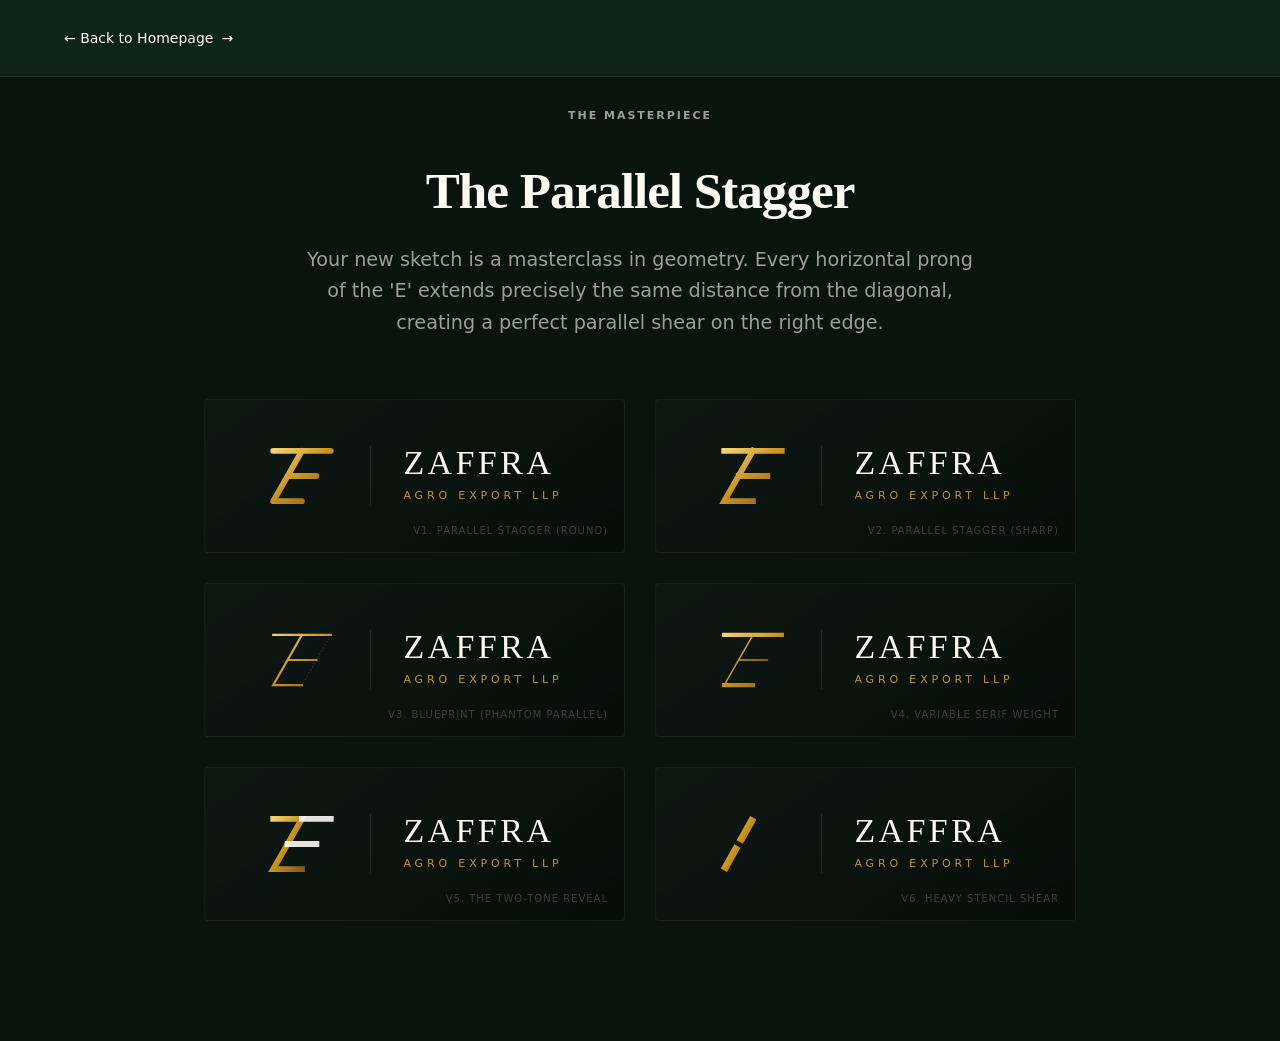
<file: logos.html>
﻿<!DOCTYPE html>
<html lang="en">
<head>
  <meta charset="UTF-8">
  <meta name="viewport" content="width=device-width, initial-scale=1.0">
  <title>Zaffra - The Parallel Stagger</title>
  <link rel="stylesheet" href="css/style.css">
  <style>
    :root {
      --gold-light: #F2D270;
      --gold-mid: #C89020;
      --gold-dark: #8A5A19;
    }
    body { background: #0A140F; color: var(--cream); font-family: var(--sans); }
    
    .intro-header {
      text-align: center; 
      padding: 100px var(--gutter-x) 60px; 
      max-width: 800px; 
      margin: 0 auto;
    }
    
    .lockup-grid {
      display: grid;
      grid-template-columns: repeat(auto-fit, minmax(400px, 1fr));
      gap: 30px;
      padding: 0 var(--gutter-x) 120px;
      max-width: 1000px;
      margin: 0 auto;
    }

    .lockup-card {
      background: linear-gradient(145deg, rgba(255,255,255,0.02) 0%, rgba(0,0,0,0.3) 100%);
      border: 1px solid rgba(255, 255, 255, 0.05);
      border-radius: 4px;
      padding: 40px;
      display: flex;
      align-items: center;
      justify-content: center;
      gap: 32px;
      transition: all 0.3s ease;
      position: relative;
      overflow: hidden;
      cursor: pointer;
    }
    .lockup-card:hover {
      border-color: rgba(200, 144, 32, 0.4);
      background: linear-gradient(145deg, rgba(255,255,255,0.04) 0%, rgba(0,0,0,0.4) 100%);
    }

    .logo-mark {
      width: 72px;
      height: 72px;
      flex-shrink: 0;
    }
    .logo-mark svg {
      width: 100%;
      height: 100%;
      display: block;
    }

    .logo-text-group {
      display: flex;
      flex-direction: column;
      justify-content: center;
      text-align: left;
      border-left: 1px solid rgba(255,255,255,0.1);
      padding-left: 32px;
    }
    
    .brand-name {
      font-family: var(--serif);
      font-size: 34px;
      letter-spacing: 0.1em;
      color: var(--cream);
      margin-bottom: 6px;
      line-height: 1;
    }
    .brand-sub {
      font-family: var(--sans);
      font-size: 11px;
      letter-spacing: 0.35em;
      color: var(--saffron);
      text-transform: uppercase;
    }
    
    .concept-title {
      position: absolute;
      bottom: 12px; right: 16px;
      font-size: 10px;
      letter-spacing: 0.1em;
      text-transform: uppercase;
      color: rgba(253,250,244,0.2);
    }
  </style>
</head>
<body>

  <svg width="0" height="0" style="position:absolute;">
    <defs>
      <linearGradient id="goldGrad" x1="0%" y1="0%" x2="100%" y2="100%">
        <stop offset="0%" stop-color="var(--gold-light)" />
        <stop offset="50%" stop-color="var(--gold-mid)" />
        <stop offset="100%" stop-color="var(--gold-dark)" />
      </linearGradient>
    </defs>
  </svg>

  <header class="site-header">
    <div class="nav-container">
      <a href="index.html" class="link-arrow link-arrow--cream" style="font-size: 14px;">&larr; Back to Homepage</a>
    </div>
  </header>

  <div class="intro-header">
    <span class="label label--light">The Masterpiece</span>
    <h1 style="color:var(--cream); margin-top:20px; margin-bottom: 24px; font-size: clamp(2.5rem, 4vw, 3.5rem);">The Parallel Stagger</h1>
    <p class="lead" style="color:rgba(253,250,244,0.6);">Your new sketch is a masterclass in geometry. Every horizontal prong of the 'E' extends precisely the same distance from the diagonal, creating a perfect parallel shear on the right edge.</p>
  </div>
  
  <div class="lockup-grid">

    <!-- Concept 1: The Rounded Favorite -->
    <div class="lockup-card">
      <div class="logo-mark">
        <svg viewBox="0 0 100 100" xmlns="http://www.w3.org/2000/svg">
          <!-- Top bar from 10 to 90. Diagonal from 50 to 10. Bottom from 10 to 50. Middle from 30 to 70. -->
          <path d="M10 15 H90 M50 15 L10 85 H50 M30 50 H70" fill="none" stroke="url(#goldGrad)" stroke-width="8" stroke-linecap="round" stroke-linejoin="round"/>
        </svg>
      </div>
      <div class="logo-text-group">
        <div class="brand-name">ZAFFRA</div>
        <div class="brand-sub">Agro Export LLP</div>
      </div>
      <div class="concept-title">V1. Parallel Stagger (Round)</div>
    </div>

    <!-- Concept 2: The Sharp Corporate -->
    <div class="lockup-card">
      <div class="logo-mark">
        <svg viewBox="0 0 100 100" xmlns="http://www.w3.org/2000/svg">
          <path d="M10 15 H90 M50 15 L10 85 H50 M30 50 H70" fill="none" stroke="url(#goldGrad)" stroke-width="8" stroke-linecap="square" stroke-linejoin="miter"/>
        </svg>
      </div>
      <div class="logo-text-group">
        <div class="brand-name">ZAFFRA</div>
        <div class="brand-sub">Agro Export LLP</div>
      </div>
      <div class="concept-title">V2. Parallel Stagger (Sharp)</div>
    </div>

    <!-- Concept 3: The Blueprint (with phantom parallel line) -->
    <div class="lockup-card">
      <div class="logo-mark">
        <svg viewBox="0 0 100 100" xmlns="http://www.w3.org/2000/svg">
          <!-- The core mark in thin strokes -->
          <path d="M10 15 H90 M50 15 L10 85 H50 M30 50 H70" fill="none" stroke="url(#goldGrad)" stroke-width="3" stroke-linecap="square" stroke-linejoin="miter"/>
          <!-- A phantom line connecting the staggered right edges, proving they are perfectly parallel to the diagonal spine! -->
          <path d="M90 15 L50 85" fill="none" stroke="rgba(253,250,244,0.15)" stroke-width="1.5" stroke-dasharray="2,3"/>
        </svg>
      </div>
      <div class="logo-text-group">
        <div class="brand-name">ZAFFRA</div>
        <div class="brand-sub">Agro Export LLP</div>
      </div>
      <div class="concept-title">V3. Blueprint (Phantom Parallel)</div>
    </div>

    <!-- Concept 4: Variable Serif Weight -->
    <div class="lockup-card">
      <div class="logo-mark">
        <svg viewBox="0 0 100 100" xmlns="http://www.w3.org/2000/svg">
          <!-- Thick horizontals -->
          <path d="M10 15 H90 M10 85 H50" fill="none" stroke="url(#goldGrad)" stroke-width="6" stroke-linecap="square"/>
          <!-- Thin diagonal and middle bar -->
          <path d="M50 15 L10 85 M30 50 H70" fill="none" stroke="url(#goldGrad)" stroke-width="2" stroke-linecap="square"/>
        </svg>
      </div>
      <div class="logo-text-group">
        <div class="brand-name">ZAFFRA</div>
        <div class="brand-sub">Agro Export LLP</div>
      </div>
      <div class="concept-title">V4. Variable Serif Weight</div>
    </div>

    <!-- Concept 5: The Two-Tone Reveal -->
    <div class="lockup-card">
      <div class="logo-mark">
        <svg viewBox="0 0 100 100" xmlns="http://www.w3.org/2000/svg">
          <!-- The core Z in Gold -->
          <path d="M10 15 H50 L10 85 H50" fill="none" stroke="url(#goldGrad)" stroke-width="8" stroke-linecap="square" stroke-linejoin="miter"/>
          <!-- The E prongs extending in Cream -->
          <path d="M50 15 H90 M30 50 H70" fill="none" stroke="var(--cream)" stroke-width="8" stroke-linecap="square" opacity="0.9"/>
        </svg>
      </div>
      <div class="logo-text-group">
        <div class="brand-name">ZAFFRA</div>
        <div class="brand-sub">Agro Export LLP</div>
      </div>
      <div class="concept-title">V5. The Two-Tone Reveal</div>
    </div>

    <!-- Concept 6: The Heavy Stencil Shear -->
    <div class="lockup-card">
      <div class="logo-mark">
        <svg viewBox="0 0 100 100" xmlns="http://www.w3.org/2000/svg">
          <path d="M10 15 H44 M56 15 H90" fill="none" stroke="url(#goldGrad)" stroke-width="10" stroke-linecap="square"/>
          <path d="M48 18 L34 43 M26 57 L12 82" fill="none" stroke="url(#goldGrad)" stroke-width="10" stroke-linecap="square"/>
          <path d="M10 85 H50" fill="none" stroke="url(#goldGrad)" stroke-width="10" stroke-linecap="square"/>
          <path d="M35 50 H70" fill="none" stroke="url(#goldGrad)" stroke-width="10" stroke-linecap="square"/>
        </svg>
      </div>
      <div class="logo-text-group">
        <div class="brand-name">ZAFFRA</div>
        <div class="brand-sub">Agro Export LLP</div>
      </div>
      <div class="concept-title">V6. Heavy Stencil Shear</div>
    </div>

  </div>

</body>
</html>
</file>
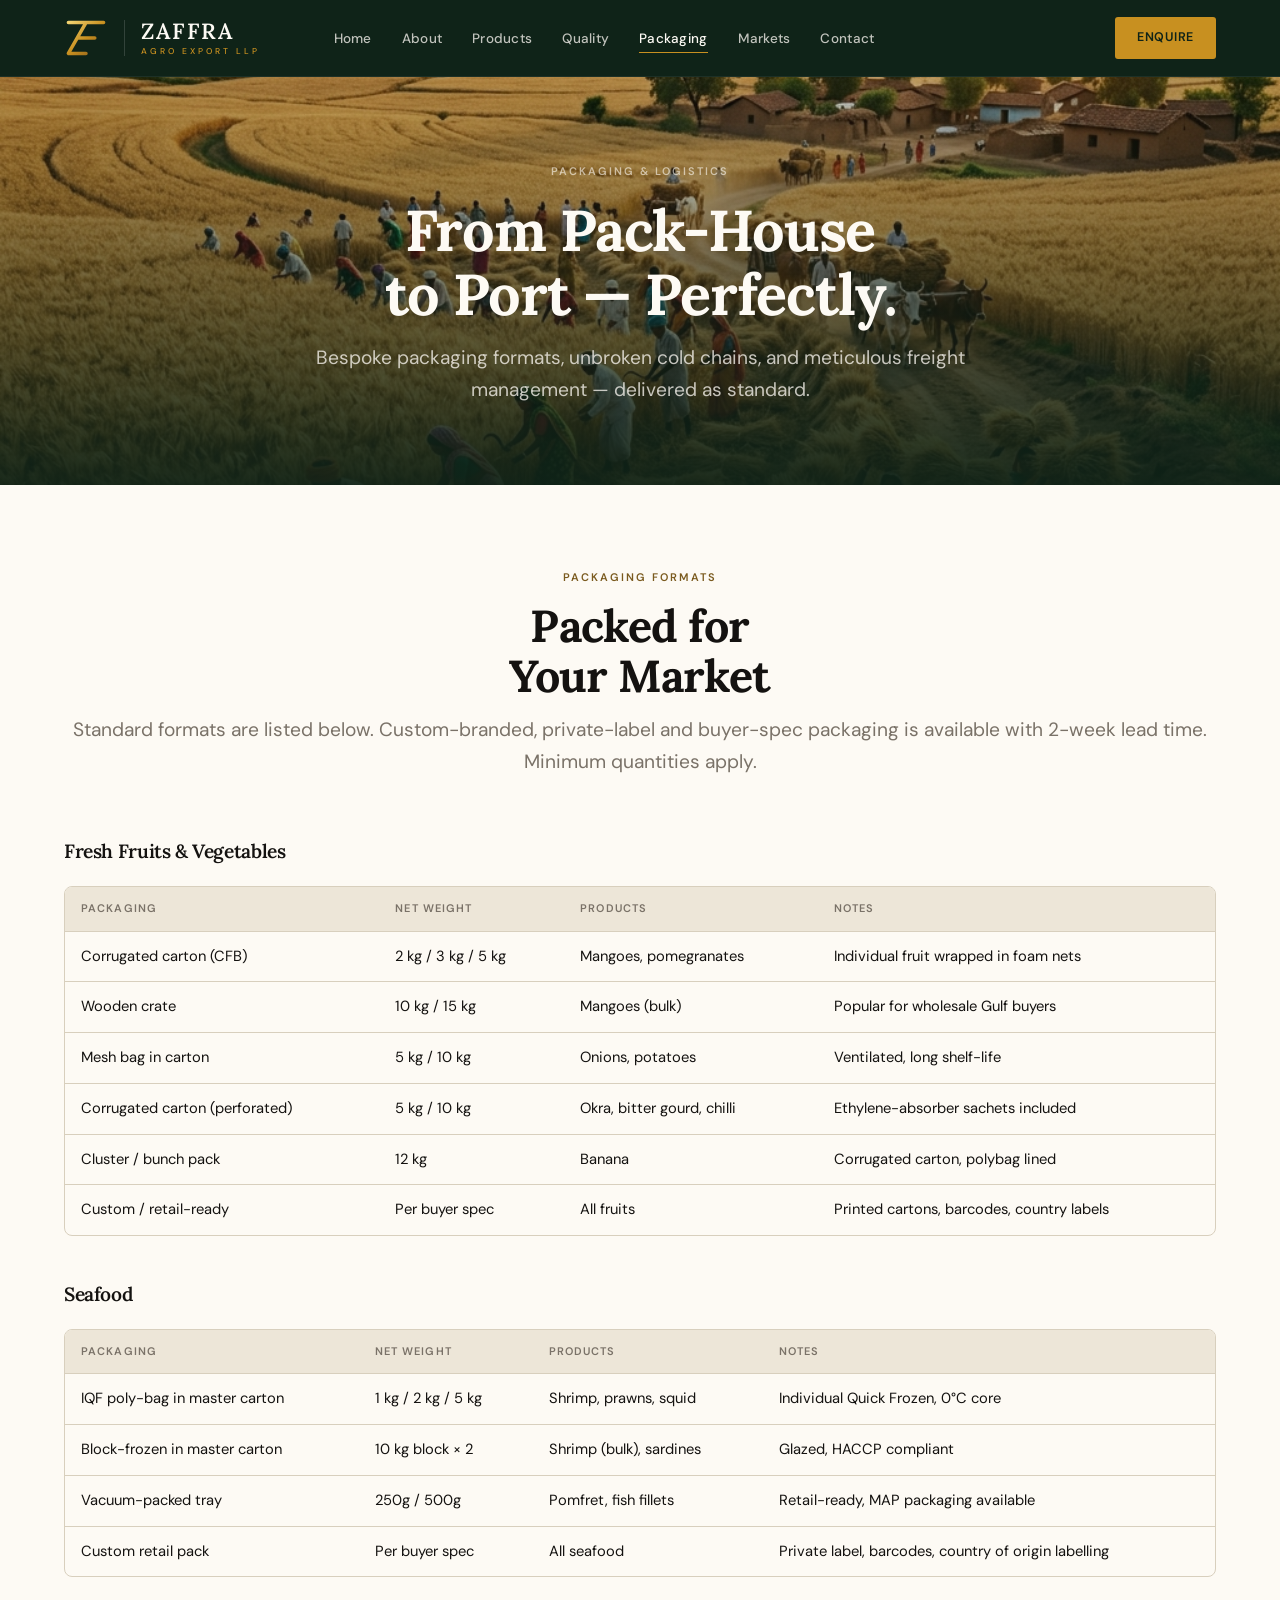
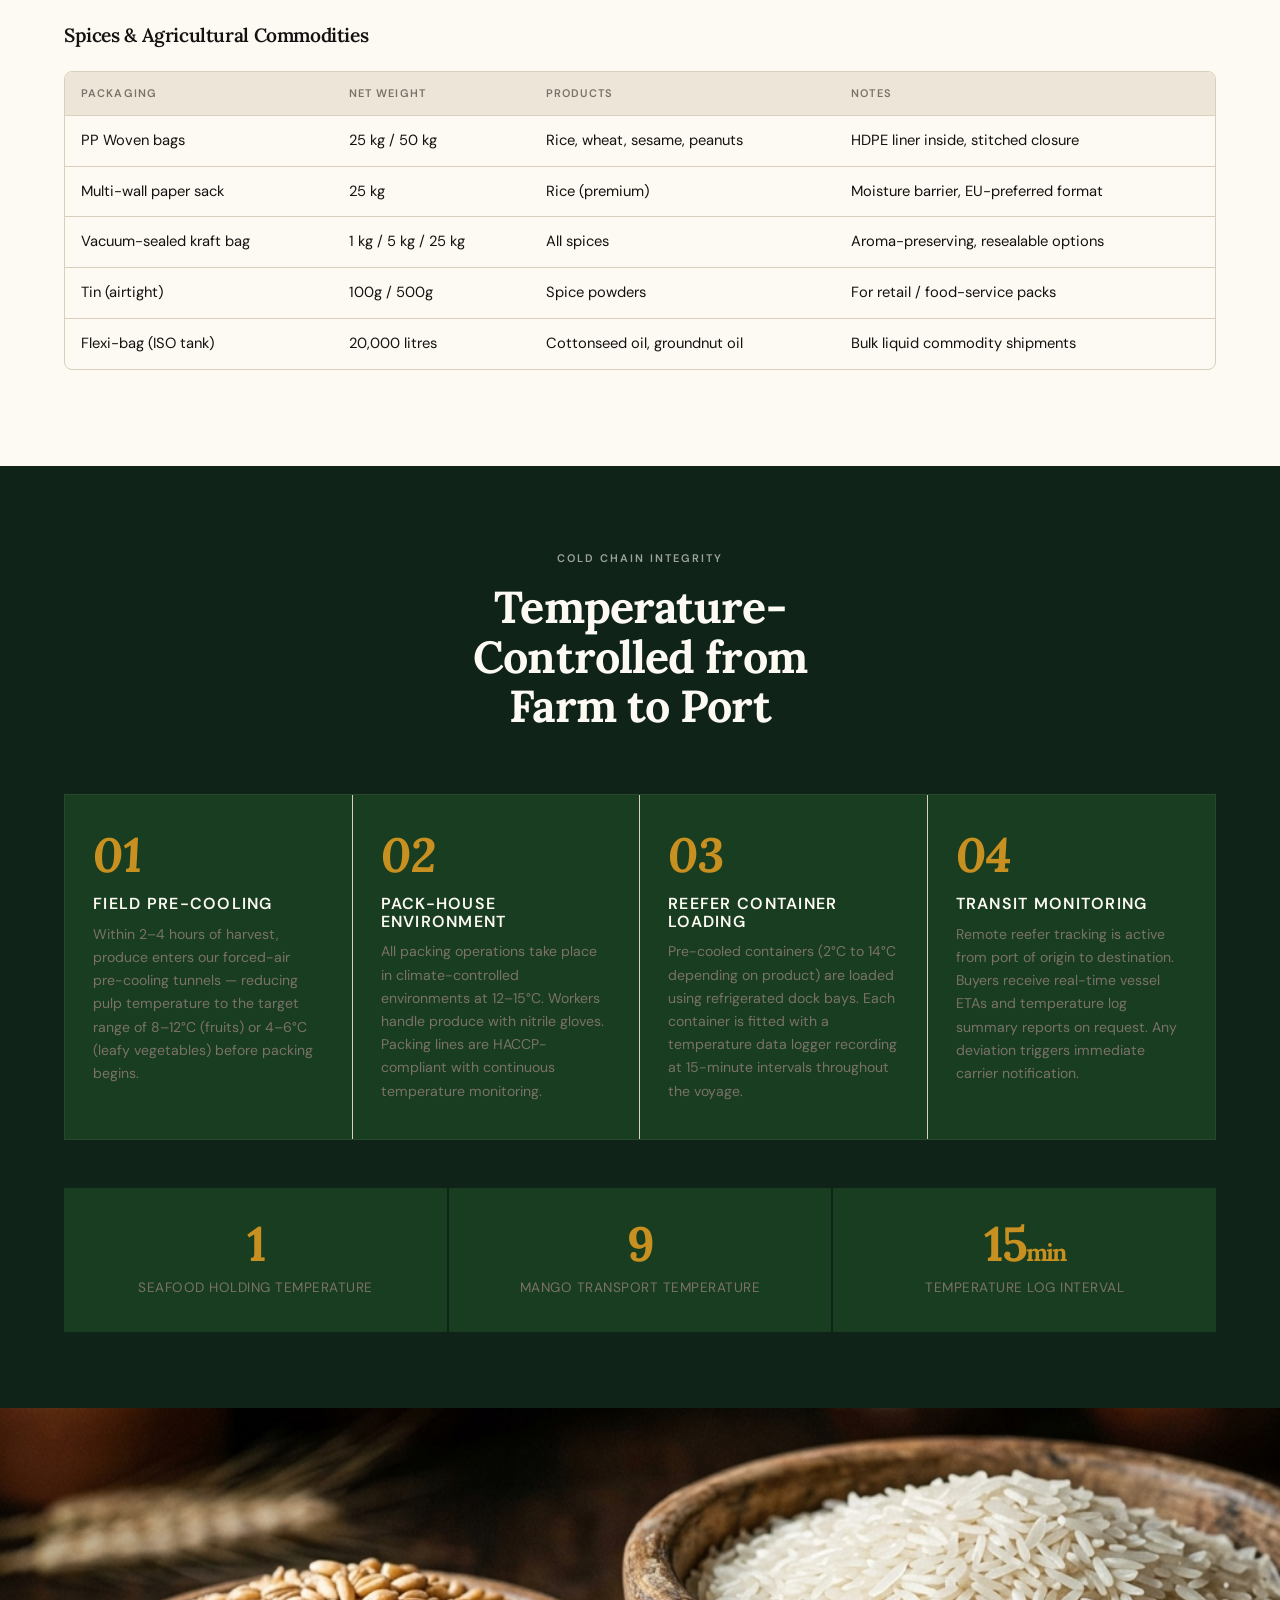
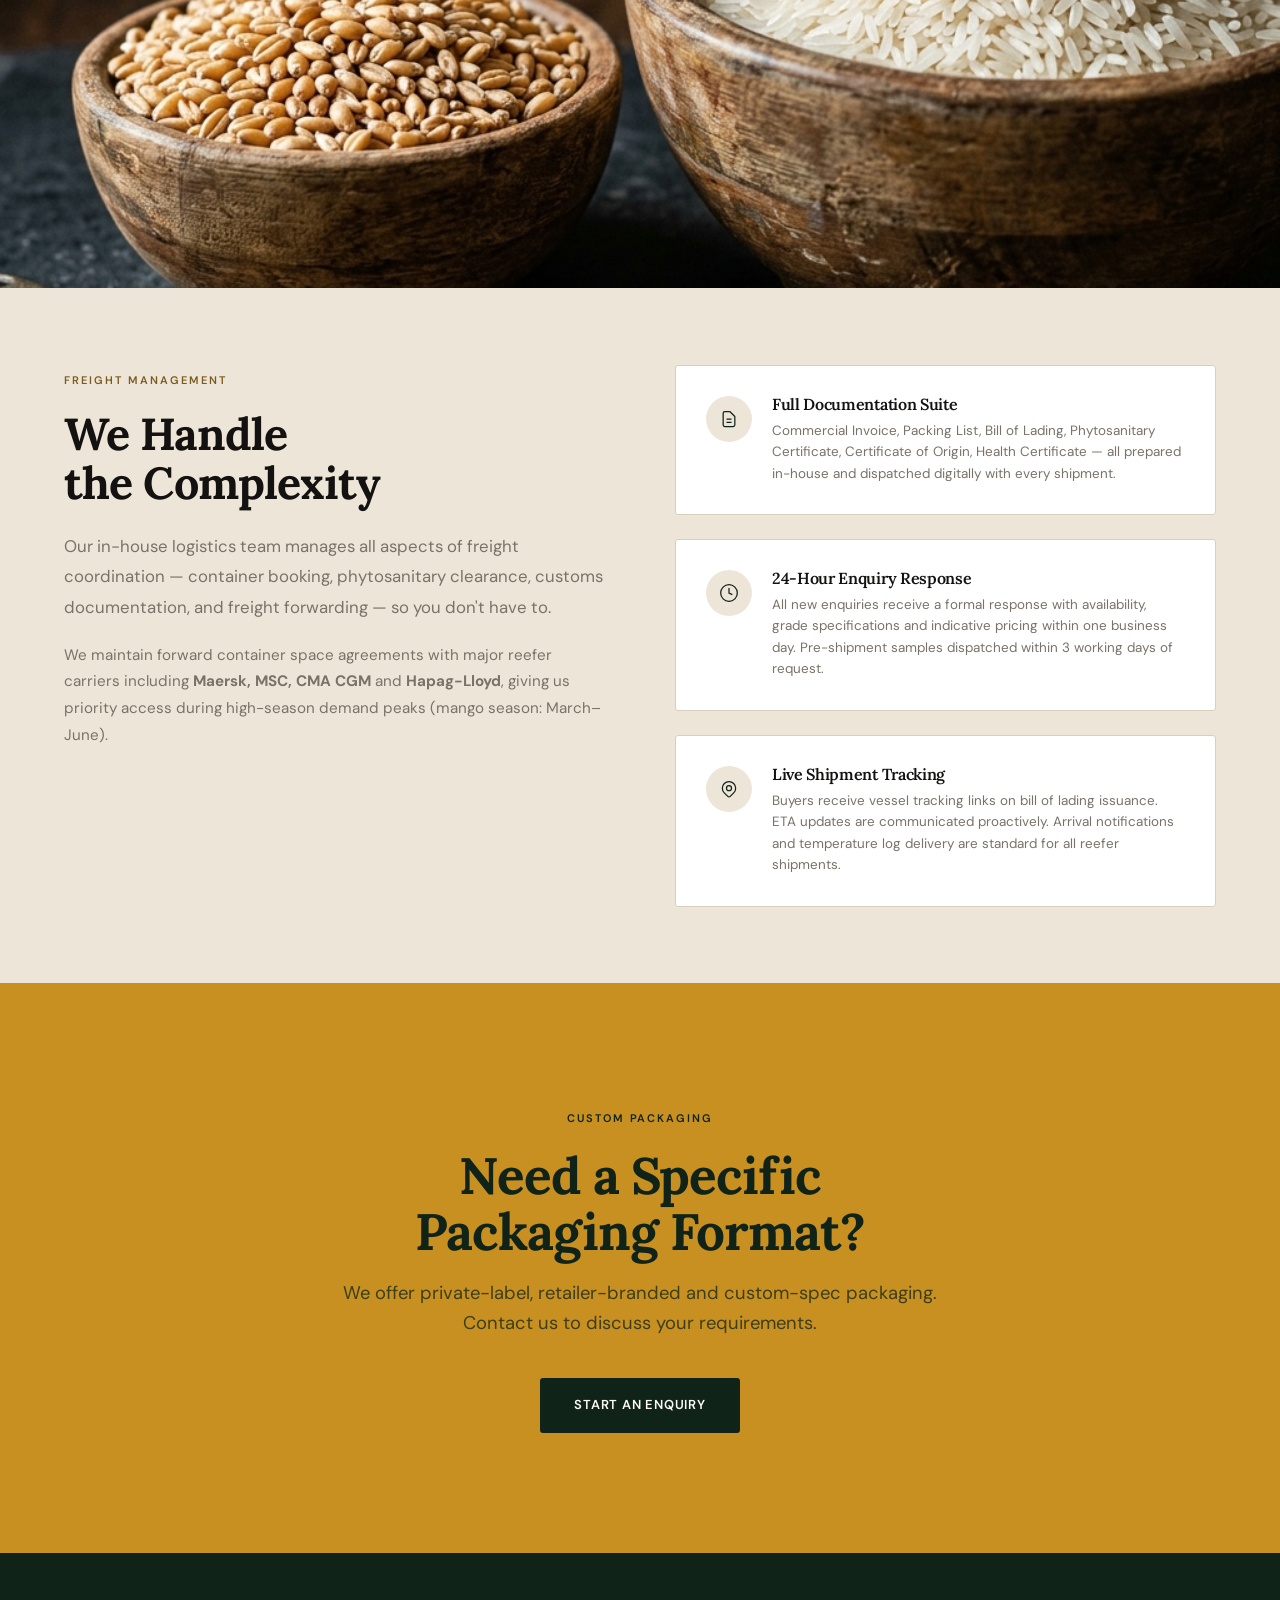
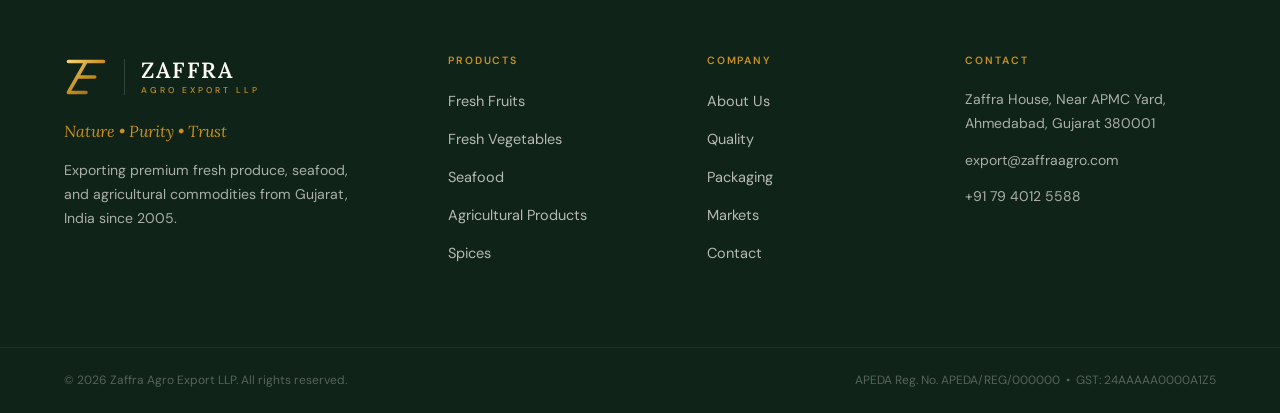
<file: packaging.html>
<!DOCTYPE html>
<html lang="en">
<head>
  <meta charset="UTF-8">
  <meta name="viewport" content="width=device-width, initial-scale=1.0">
  <title>Packaging &amp; Logistics — Zaffra Agro Export LLP</title>
  <meta name="description" content="Zaffra Agro Export LLP's packaging formats, cold chain logistics, and freight management for fresh produce, seafood and spice exports from India.">
  <link rel="preconnect" href="https://fonts.googleapis.com">
  <link rel="preconnect" href="https://fonts.gstatic.com" crossorigin>
  <link rel="stylesheet" href="https://fonts.googleapis.com/css2?family=Lora:ital,wght@0,400;0,500;0,600;0,700;1,400;1,700&family=DM+Sans:opsz,wght@9..40,300;9..40,400;9..40,500;9..40,600&display=swap">
  <link rel="stylesheet" href="css/style.css">
</head>
<body class="page-interior">

  <header class="site-header" id="site-header">
    <div class="nav-container">
      <a href="index.html" class="brand" aria-label="Zaffra Home"><svg class="brand-mark" viewBox="0 0 100 100" xmlns="http://www.w3.org/2000/svg"><defs><linearGradient id="goldGrad" x1="0%" y1="0%" x2="100%" y2="100%"><stop offset="0%" stop-color="#F2D270" /><stop offset="50%" stop-color="#C89020" /><stop offset="100%" stop-color="#8A5A19" /></linearGradient></defs><path d="M10 15 H90 M50 15 L10 85 H50 M30 50 H70" fill="none" stroke="url(#goldGrad)" stroke-width="8" stroke-linecap="round" stroke-linejoin="round"/></svg><span class="brand-word">ZAFFRA<small>AGRO EXPORT LLP</small></span></a>
      <nav class="main-nav" aria-label="Primary navigation"><ul>
        <li><a href="index.html">Home</a></li>
        <li><a href="about.html">About</a></li>
        <li class="has-dropdown"><a href="products.html">Products</a>
          <div class="dropdown">
            <a href="fresh-fruits.html">Fresh Fruits</a><a href="fresh-vegetables.html">Fresh Vegetables</a>
            <a href="seafood.html">Seafood</a><a href="agricultural.html">Agricultural Products</a><a href="spices.html">Spices</a>
          </div>
        </li>
        <li><a href="quality.html">Quality</a></li>
        <li><a href="packaging.html" class="current">Packaging</a></li>
        <li><a href="countries.html">Markets</a></li>
        <li><a href="contact.html">Contact</a></li>
      </ul></nav>
      <div class="nav-actions">
        <a href="contact.html" class="btn-nav-enquire">Enquire</a>
        <button class="mobile-toggle" id="mobile-toggle" aria-label="Open menu" aria-expanded="false"><span></span><span></span><span></span></button>
      </div>
    </div>
  </header>
  <div class="mobile-panel" id="mobile-panel" aria-hidden="true">
    <button class="mobile-panel-close" aria-label="Close menu"><svg viewBox="0 0 24 24" fill="none" stroke="currentColor" stroke-width="1.5" aria-hidden="true"><line x1="4" y1="4" x2="20" y2="20"/><line x1="20" y1="4" x2="4" y2="20"/></svg></button>
    <nav aria-label="Mobile navigation"><ul>
      <li><a href="index.html">Home</a></li><li><a href="about.html">About</a></li>
      <li><a href="fresh-fruits.html">Fresh Fruits</a></li><li><a href="fresh-vegetables.html">Fresh Vegetables</a></li>
      <li><a href="seafood.html">Seafood</a></li><li><a href="agricultural.html">Agricultural Products</a></li>
      <li><a href="spices.html">Spices</a></li><li><a href="quality.html">Quality</a></li>
      <li><a href="packaging.html">Packaging</a></li><li><a href="countries.html">Markets</a></li>
      <li><a href="contact.html">Contact</a></li>
    </ul></nav>
    <a href="contact.html" class="btn-primary" style="margin-top:auto;display:inline-flex">Send Enquiry</a>
  </div>

  <main>

    <section class="page-hero" style="background-image:url('images/wheat_fields.png')" aria-labelledby="pack-hero-h1">
      <div class="container">
        <span class="label label--light reveal">Packaging &amp; Logistics</span>
        <h1 id="pack-hero-h1" class="reveal">From Pack-House<br>to Port — Perfectly.</h1>
        <p class="lead reveal reveal-delay-1">Bespoke packaging formats, unbroken cold chains, and meticulous freight management — delivered as standard.</p>
      </div>
    </section>

    <!-- Document / certification cards -->
    <section class="section section-cream" id="packaging-formats" aria-labelledby="pack-formats-heading">
      <div class="container">
        <div class="section-header section-header--center reveal">
          <span class="label">Packaging Formats</span>
          <h2 id="pack-formats-heading">Packed for<br>Your Market</h2>
          <p class="lead reveal reveal-delay-1" style="margin-top:14px">Standard formats are listed below. Custom-branded, private-label and buyer-spec packaging is available with 2-week lead time. Minimum quantities apply.</p>
        </div>

        <div style="margin-top:48px">
          <h3 style="margin-bottom:24px;font-size:1.2rem" class="reveal">Fresh Fruits &amp; Vegetables</h3>
          <table class="specs-table reveal">
            <thead><tr><th>Packaging</th><th>Net Weight</th><th>Products</th><th>Notes</th></tr></thead>
            <tbody>
              <tr><td>Corrugated carton (CFB)</td><td>2 kg / 3 kg / 5 kg</td><td>Mangoes, pomegranates</td><td>Individual fruit wrapped in foam nets</td></tr>
              <tr><td>Wooden crate</td><td>10 kg / 15 kg</td><td>Mangoes (bulk)</td><td>Popular for wholesale Gulf buyers</td></tr>
              <tr><td>Mesh bag in carton</td><td>5 kg / 10 kg</td><td>Onions, potatoes</td><td>Ventilated, long shelf-life</td></tr>
              <tr><td>Corrugated carton (perforated)</td><td>5 kg / 10 kg</td><td>Okra, bitter gourd, chilli</td><td>Ethylene-absorber sachets included</td></tr>
              <tr><td>Cluster / bunch pack</td><td>12 kg</td><td>Banana</td><td>Corrugated carton, polybag lined</td></tr>
              <tr><td>Custom / retail-ready</td><td>Per buyer spec</td><td>All fruits</td><td>Printed cartons, barcodes, country labels</td></tr>
            </tbody>
          </table>
        </div>

        <div style="margin-top:48px">
          <h3 style="margin-bottom:24px;font-size:1.2rem" class="reveal">Seafood</h3>
          <table class="specs-table reveal">
            <thead><tr><th>Packaging</th><th>Net Weight</th><th>Products</th><th>Notes</th></tr></thead>
            <tbody>
              <tr><td>IQF poly-bag in master carton</td><td>1 kg / 2 kg / 5 kg</td><td>Shrimp, prawns, squid</td><td>Individual Quick Frozen, 0°C core</td></tr>
              <tr><td>Block-frozen in master carton</td><td>10 kg block × 2</td><td>Shrimp (bulk), sardines</td><td>Glazed, HACCP compliant</td></tr>
              <tr><td>Vacuum-packed tray</td><td>250g / 500g</td><td>Pomfret, fish fillets</td><td>Retail-ready, MAP packaging available</td></tr>
              <tr><td>Custom retail pack</td><td>Per buyer spec</td><td>All seafood</td><td>Private label, barcodes, country of origin labelling</td></tr>
            </tbody>
          </table>
        </div>

        <div style="margin-top:48px">
          <h3 style="margin-bottom:24px;font-size:1.2rem" class="reveal">Spices &amp; Agricultural Commodities</h3>
          <table class="specs-table reveal">
            <thead><tr><th>Packaging</th><th>Net Weight</th><th>Products</th><th>Notes</th></tr></thead>
            <tbody>
              <tr><td>PP Woven bags</td><td>25 kg / 50 kg</td><td>Rice, wheat, sesame, peanuts</td><td>HDPE liner inside, stitched closure</td></tr>
              <tr><td>Multi-wall paper sack</td><td>25 kg</td><td>Rice (premium)</td><td>Moisture barrier, EU-preferred format</td></tr>
              <tr><td>Vacuum-sealed kraft bag</td><td>1 kg / 5 kg / 25 kg</td><td>All spices</td><td>Aroma-preserving, resealable options</td></tr>
              <tr><td>Tin (airtight)</td><td>100g / 500g</td><td>Spice powders</td><td>For retail / food-service packs</td></tr>
              <tr><td>Flexi-bag (ISO tank)</td><td>20,000 litres</td><td>Cottonseed oil, groundnut oil</td><td>Bulk liquid commodity shipments</td></tr>
            </tbody>
          </table>
        </div>
      </div>
    </section>

    <!-- Cold chain section -->
    <section class="section section-forest" id="cold-chain" aria-labelledby="cold-chain-heading">
      <div class="container">
        <div class="section-header section-header--center reveal">
          <span class="label label--light">Cold Chain Integrity</span>
          <h2 id="cold-chain-heading" class="text-cream">Temperature-<br>Controlled from<br>Farm to Port</h2>
        </div>
        <div class="process-steps" style="background:var(--forest-mid);border:1px solid rgba(255,255,255,0.06)" >
          <div class="step reveal">
            <span class="step-num">01</span>
            <h4 style="color:var(--cream)">Field Pre-Cooling</h4>
            <p>Within 2–4 hours of harvest, produce enters our forced-air pre-cooling tunnels — reducing pulp temperature to the target range of 8–12°C (fruits) or 4–6°C (leafy vegetables) before packing begins.</p>
          </div>
          <div class="step reveal reveal-delay-1">
            <span class="step-num">02</span>
            <h4 style="color:var(--cream)">Pack-House Environment</h4>
            <p>All packing operations take place in climate-controlled environments at 12–15°C. Workers handle produce with nitrile gloves. Packing lines are HACCP-compliant with continuous temperature monitoring.</p>
          </div>
          <div class="step reveal reveal-delay-2">
            <span class="step-num">03</span>
            <h4 style="color:var(--cream)">Reefer Container Loading</h4>
            <p>Pre-cooled containers (2°C to 14°C depending on product) are loaded using refrigerated dock bays. Each container is fitted with a temperature data logger recording at 15-minute intervals throughout the voyage.</p>
          </div>
          <div class="step reveal reveal-delay-3">
            <span class="step-num">04</span>
            <h4 style="color:var(--cream)">Transit Monitoring</h4>
            <p>Remote reefer tracking is active from port of origin to destination. Buyers receive real-time vessel ETAs and temperature log summary reports on request. Any deviation triggers immediate carrier notification.</p>
          </div>
        </div>
        <div class="grid-3 reveal" style="margin-top:48px;gap:2px">
          <div style="background:var(--forest-mid);padding:32px;text-align:center">
            <div class="stat-number" style="font-size:3rem" data-count="2">2°C</div>
            <p class="stat-label">Seafood holding temperature</p>
          </div>
          <div style="background:var(--forest-mid);padding:32px;text-align:center">
            <div class="stat-number" style="font-size:3rem" data-count="12">12°C</div>
            <p class="stat-label">Mango transport temperature</p>
          </div>
          <div style="background:var(--forest-mid);padding:32px;text-align:center">
            <div class="stat-number" style="font-size:3rem">15<span style="font-size:1.5rem">min</span></div>
            <p class="stat-label">Temperature log interval</p>
          </div>
        </div>
      </div>
    </section>

    <!-- Logistics wide image -->
    <div>
      <img src="images/agricultural_products.png" alt="Cargo container port — Zaffra's export gateway" loading="lazy" decoding="async" class="img-wide" style="height:480px">
    </div>

    <!-- Logistics info -->
    <section class="section section-stone" id="logistics-info" aria-labelledby="logistics-info-heading">
      <div class="container">
        <div class="grid-2" style="gap:70px;align-items:start">
          <div class="reveal">
            <span class="label">Freight Management</span>
            <h2 id="logistics-info-heading" style="margin-bottom:24px">We Handle<br>the Complexity</h2>
            <p class="body-lg" style="color:var(--mid);margin-bottom:20px">Our in-house logistics team manages all aspects of freight coordination — container booking, phytosanitary clearance, customs documentation, and freight forwarding — so you don't have to.</p>
            <p style="color:var(--mid);font-size:0.95rem;line-height:1.75">We maintain forward container space agreements with major reefer carriers including <strong>Maersk, MSC, CMA CGM</strong> and <strong>Hapag-Lloyd</strong>, giving us priority access during high-season demand peaks (mango season: March–June).</p>
          </div>
          <div class="reveal reveal-delay-1">
            <div class="doc-grid" style="grid-template-columns:1fr">
              <div class="doc-card">
                <div class="doc-icon">
                  <svg viewBox="0 0 24 24" fill="none" stroke="currentColor" stroke-width="1.5"><path d="M9 12h6m-6 4h6m2 5H7a2 2 0 01-2-2V5a2 2 0 012-2h5.586a1 1 0 01.707.293l5.414 5.414a1 1 0 01.293.707V19a2 2 0 01-2 2z"/></svg>
                </div>
                <div class="doc-info"><h3>Full Documentation Suite</h3><p>Commercial Invoice, Packing List, Bill of Lading, Phytosanitary Certificate, Certificate of Origin, Health Certificate — all prepared in-house and dispatched digitally with every shipment.</p></div>
              </div>
              <div class="doc-card">
                <div class="doc-icon">
                  <svg viewBox="0 0 24 24" fill="none" stroke="currentColor" stroke-width="1.5"><circle cx="12" cy="12" r="10"/><polyline points="12,6 12,12 16,14"/></svg>
                </div>
                <div class="doc-info"><h3>24-Hour Enquiry Response</h3><p>All new enquiries receive a formal response with availability, grade specifications and indicative pricing within one business day. Pre-shipment samples dispatched within 3 working days of request.</p></div>
              </div>
              <div class="doc-card">
                <div class="doc-icon">
                  <svg viewBox="0 0 24 24" fill="none" stroke="currentColor" stroke-width="1.5"><path d="M17.657 16.657L13.414 20.9a1.998 1.998 0 01-2.827 0l-4.244-4.243a8 8 0 1111.314 0z"/><path d="M15 11a3 3 0 11-6 0 3 3 0 016 0z"/></svg>
                </div>
                <div class="doc-info"><h3>Live Shipment Tracking</h3><p>Buyers receive vessel tracking links on bill of lading issuance. ETA updates are communicated proactively. Arrival notifications and temperature log delivery are standard for all reefer shipments.</p></div>
              </div>
            </div>
          </div>
        </div>
      </div>
    </section>

    <section class="highlight-band" aria-labelledby="pack-cta-heading">
      <div class="container">
        <span class="label" style="color:var(--forest)">Custom Packaging</span>
        <h2 id="pack-cta-heading">Need a Specific<br>Packaging Format?</h2>
        <p>We offer private-label, retailer-branded and custom-spec packaging. Contact us to discuss your requirements.</p>
        <a href="contact.html" class="btn-dark">Start an Enquiry</a>
      </div>
    </section>

  </main>

  <footer class="site-footer">
    <div class="footer-inner">
      <div class="footer-brand-col"><a href="index.html" class="brand brand--light" aria-label="Zaffra Home"><svg class="brand-mark" viewBox="0 0 100 100" xmlns="http://www.w3.org/2000/svg"><defs><linearGradient id="goldGrad" x1="0%" y1="0%" x2="100%" y2="100%"><stop offset="0%" stop-color="#F2D270" /><stop offset="50%" stop-color="#C89020" /><stop offset="100%" stop-color="#8A5A19" /></linearGradient></defs><path d="M10 15 H90 M50 15 L10 85 H50 M30 50 H70" fill="none" stroke="url(#goldGrad)" stroke-width="8" stroke-linecap="round" stroke-linejoin="round"/></svg><span class="brand-word">ZAFFRA<small>AGRO EXPORT LLP</small></span></a>
        <p class="footer-tagline">Nature &bull; Purity &bull; Trust</p>
        <p class="footer-desc">Exporting premium fresh produce, seafood, and agricultural commodities from Gujarat, India since 2005.</p>
      </div>
      <div class="footer-nav-col"><h4>Products</h4><ul>
        <li><a href="fresh-fruits.html">Fresh Fruits</a></li><li><a href="fresh-vegetables.html">Fresh Vegetables</a></li>
        <li><a href="seafood.html">Seafood</a></li><li><a href="agricultural.html">Agricultural Products</a></li><li><a href="spices.html">Spices</a></li>
      </ul></div>
      <div class="footer-nav-col"><h4>Company</h4><ul>
        <li><a href="about.html">About Us</a></li><li><a href="quality.html">Quality</a></li>
        <li><a href="packaging.html">Packaging</a></li><li><a href="countries.html">Markets</a></li><li><a href="contact.html">Contact</a></li>
      </ul></div>
      <div class="footer-contact-col"><h4>Contact</h4><address>
        <p>Zaffra House, Near APMC Yard,<br>Ahmedabad, Gujarat 380001</p>
        <p><a href="mailto:export@zaffraagro.com">export@zaffraagro.com</a></p>
        <p><a href="tel:+917940125588">+91 79 4012 5588</a></p>
      </address></div>
    </div>
    <div class="footer-bottom">
      <p>&copy; 2026 Zaffra Agro Export LLP. All rights reserved.</p>
      <p>APEDA Reg. No. APEDA/REG/000000 &nbsp;&bull;&nbsp; GST: 24AAAAA0000A1Z5</p>
    </div>
  </footer>
  <script src="js/script.js"></script>
</body>
</html>
</file>
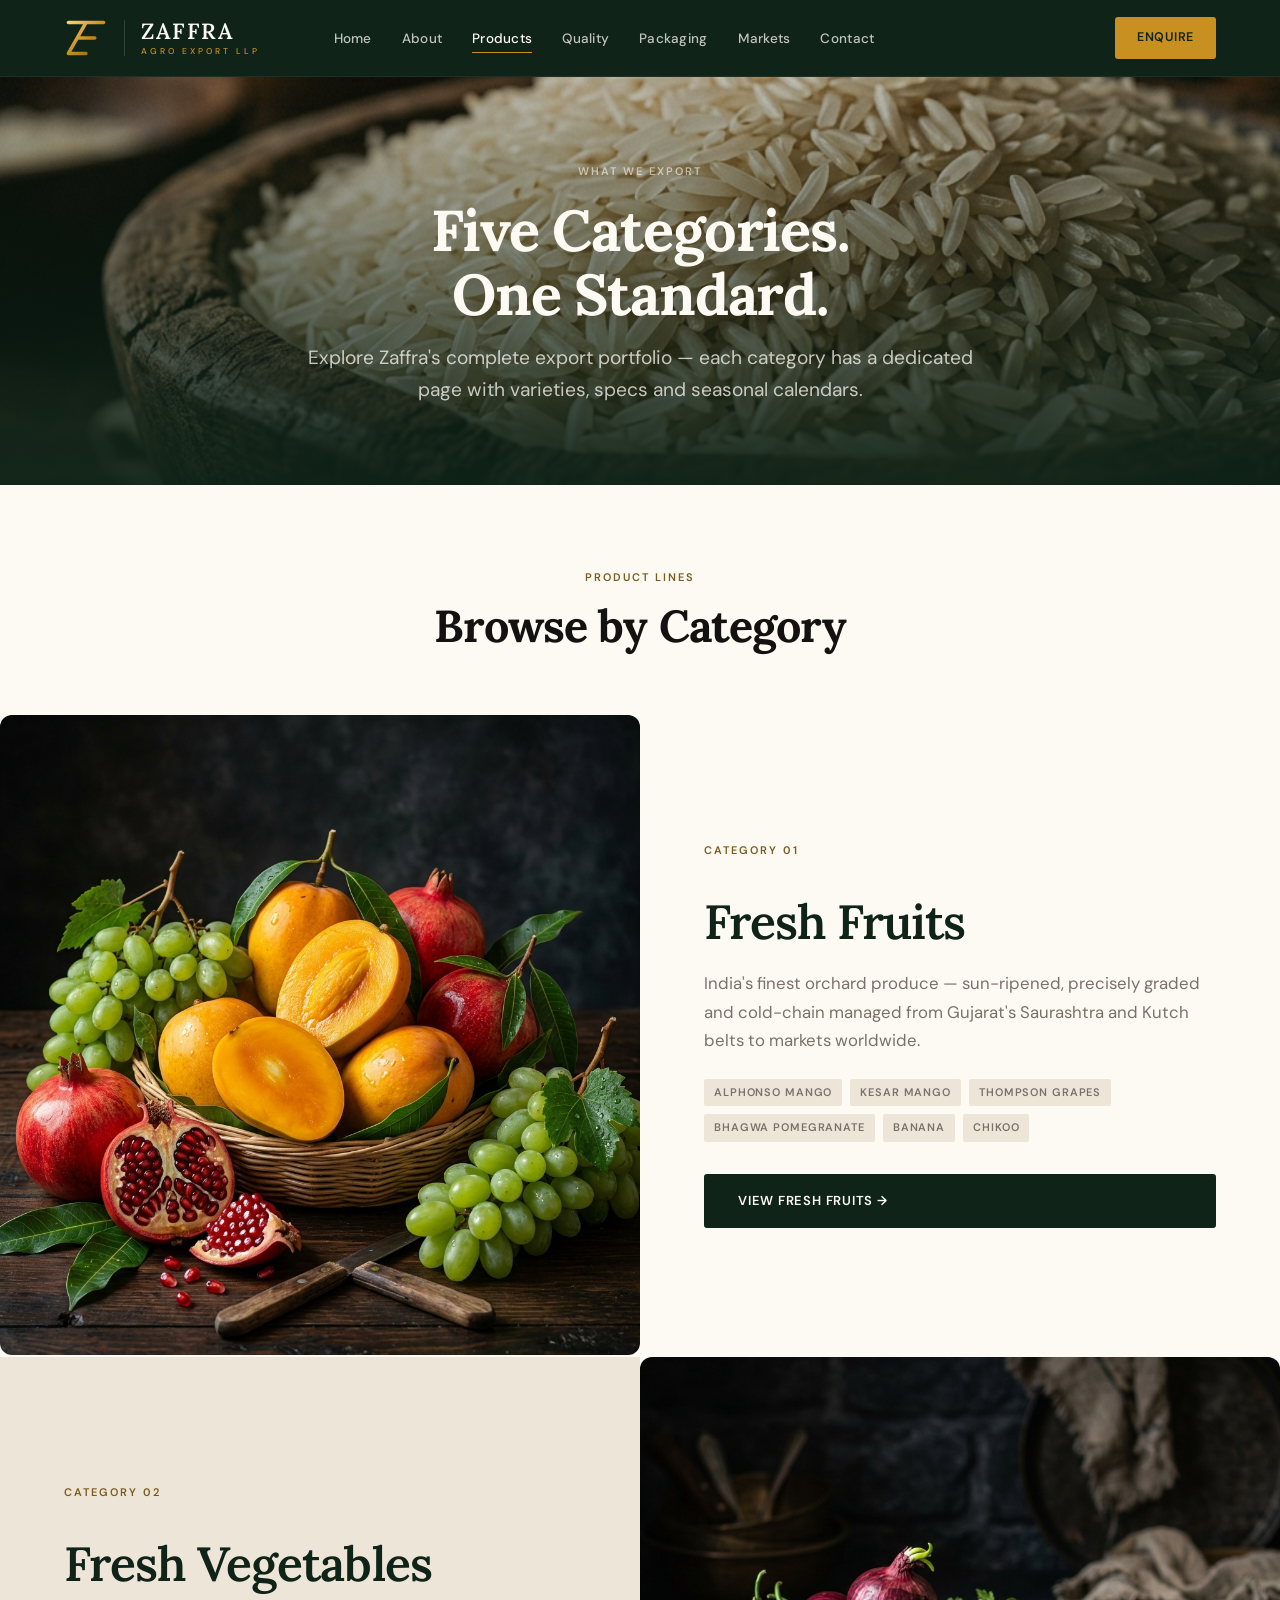
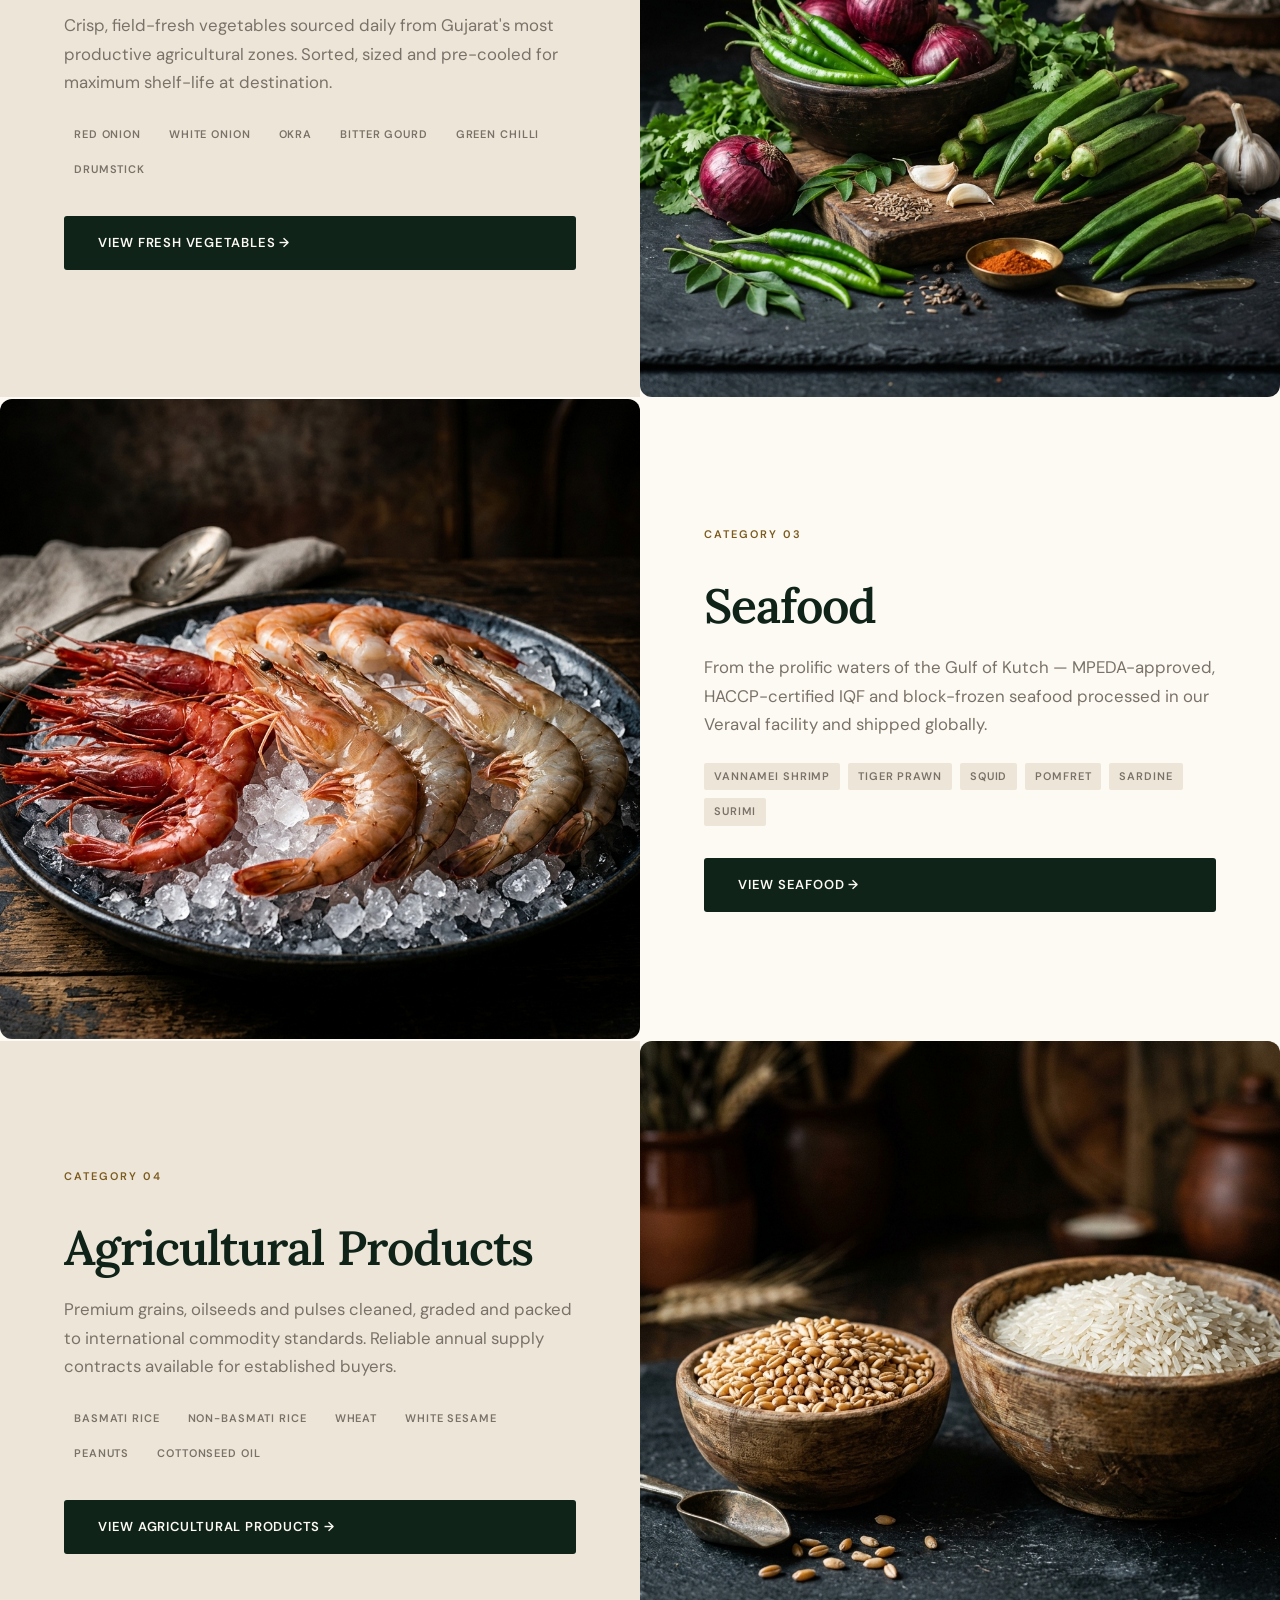
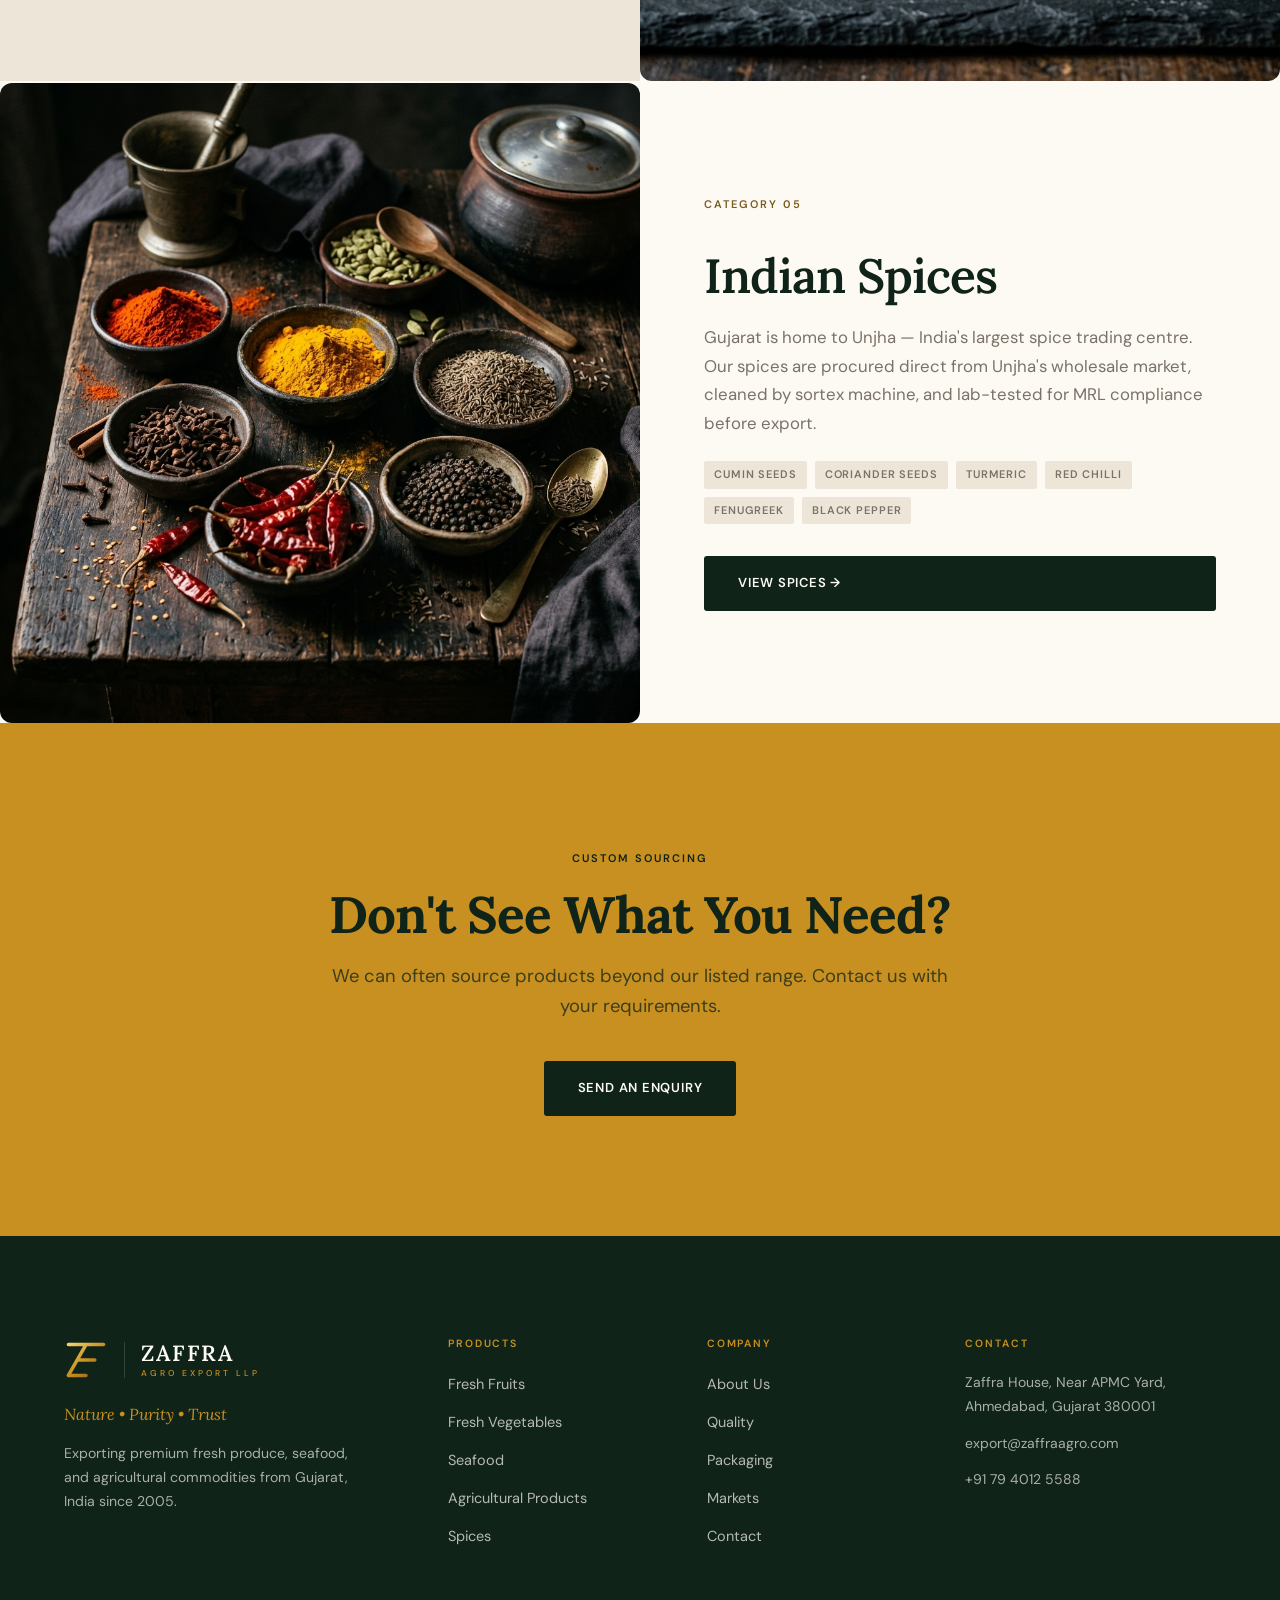
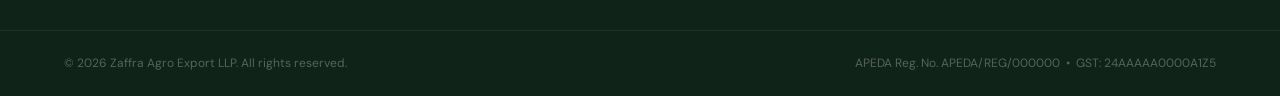
<file: products.html>
﻿<!DOCTYPE html>
<html lang="en">
<head>
  <meta charset="UTF-8">
  <meta name="viewport" content="width=device-width, initial-scale=1.0">
  <title>All Products — Fresh Fruits, Vegetables, Seafood, Spices | Zaffra Agro Export LLP</title>
  <meta name="description" content="Explore all product categories exported by Zaffra Agro Export LLP — fresh fruits, vegetables, seafood, agricultural commodities and Indian spices.">
  <link rel="preconnect" href="https://fonts.googleapis.com">
  <link rel="preconnect" href="https://fonts.gstatic.com" crossorigin>
  <link rel="stylesheet" href="https://fonts.googleapis.com/css2?family=Lora:ital,wght@0,400;0,500;0,600;0,700;1,400;1,700&family=DM+Sans:opsz,wght@9..40,300;9..40,400;9..40,500;9..40,600&display=swap">
  <link rel="stylesheet" href="css/style.css">
</head>
<body class="page-interior">

  <header class="site-header" id="site-header">
    <div class="nav-container">
      <a href="index.html" class="brand" aria-label="Zaffra Home"><svg class="brand-mark" viewBox="0 0 100 100" xmlns="http://www.w3.org/2000/svg"><defs><linearGradient id="goldGrad" x1="0%" y1="0%" x2="100%" y2="100%"><stop offset="0%" stop-color="#F2D270" /><stop offset="50%" stop-color="#C89020" /><stop offset="100%" stop-color="#8A5A19" /></linearGradient></defs><path d="M10 15 H90 M50 15 L10 85 H50 M30 50 H70" fill="none" stroke="url(#goldGrad)" stroke-width="8" stroke-linecap="round" stroke-linejoin="round"/></svg><span class="brand-word">ZAFFRA<small>AGRO EXPORT LLP</small></span></a>
      <nav class="main-nav" aria-label="Primary navigation"><ul>
        <li><a href="index.html">Home</a></li>
        <li><a href="about.html">About</a></li>
        <li class="has-dropdown"><a href="products.html" class="current">Products</a>
          <div class="dropdown">
            <a href="fresh-fruits.html">Fresh Fruits</a>
            <a href="fresh-vegetables.html">Fresh Vegetables</a>
            <a href="seafood.html">Seafood</a>
            <a href="agricultural.html">Agricultural Products</a>
            <a href="spices.html">Spices</a>
          </div>
        </li>
        <li><a href="quality.html">Quality</a></li>
        <li><a href="packaging.html">Packaging</a></li>
        <li><a href="countries.html">Markets</a></li>
        <li><a href="contact.html">Contact</a></li>
      </ul></nav>
      <div class="nav-actions">
        <a href="contact.html" class="btn-nav-enquire">Enquire</a>
        <button class="mobile-toggle" id="mobile-toggle" aria-label="Open menu" aria-expanded="false"><span></span><span></span><span></span></button>
      </div>
    </div>
  </header>
  <div class="mobile-panel" id="mobile-panel" aria-hidden="true">
    <button class="mobile-panel-close" aria-label="Close menu"><svg viewBox="0 0 24 24" fill="none" stroke="currentColor" stroke-width="1.5" aria-hidden="true"><line x1="4" y1="4" x2="20" y2="20"/><line x1="20" y1="4" x2="4" y2="20"/></svg></button>
    <nav aria-label="Mobile navigation"><ul>
      <li><a href="index.html">Home</a></li><li><a href="about.html">About</a></li>
      <li><a href="fresh-fruits.html">Fresh Fruits</a></li><li><a href="fresh-vegetables.html">Fresh Vegetables</a></li>
      <li><a href="seafood.html">Seafood</a></li><li><a href="agricultural.html">Agricultural Products</a></li>
      <li><a href="spices.html">Spices</a></li><li><a href="quality.html">Quality</a></li>
      <li><a href="packaging.html">Packaging</a></li><li><a href="countries.html">Markets</a></li>
      <li><a href="contact.html">Contact</a></li>
    </ul></nav>
    <a href="contact.html" class="btn-primary" style="margin-top:auto;display:inline-flex">Send Enquiry</a>
  </div>

  <main>

    <section class="page-hero" style="background-image:url('images/basmati_rice.png')" aria-labelledby="products-hero-h1">
      <div class="container">
        <span class="label label--light reveal">What We Export</span>
        <h1 id="products-hero-h1" class="reveal">Five Categories.<br>One Standard.</h1>
        <p class="lead reveal reveal-delay-1">Explore Zaffra's complete export portfolio — each category has a dedicated page with varieties, specs and seasonal calendars.</p>
      </div>
    </section>

    <!-- Category cards full detail -->
    <section class="section section-cream" aria-labelledby="cat-list-heading" style="padding-bottom: 0;">
      <div class="container">
        <div class="section-header section-header--center reveal">
          <span class="label">Product Lines</span>
          <h2 id="cat-list-heading">Browse by Category</h2>
        </div>
      </div>

      <!-- Category 01 -->
      <div class="split-layout" style="margin-bottom:2px">
        <div class="split-image">
          <img src="images/fresh_fruits.png" alt="Fresh Indian mangoes — Zaffra's flagship export fruit" loading="lazy" decoding="async">
        </div>
        <div class="split-text section-cream reveal">
          <span class="label">Category 01</span>
          <h2 style="margin-bottom:20px">Fresh Fruits</h2>
          <p class="body-lg" style="color:var(--mid);margin-bottom:24px">India's finest orchard produce — sun-ripened, precisely graded and cold-chain managed from Gujarat's Saurashtra and Kutch belts to markets worldwide.</p>
          <div style="display:flex;flex-wrap:wrap;gap:8px;margin-bottom:32px">
            <span class="tag">Alphonso Mango</span>
            <span class="tag">Kesar Mango</span>
            <span class="tag">Thompson Grapes</span>
            <span class="tag">Bhagwa Pomegranate</span>
            <span class="tag">Banana</span>
            <span class="tag">Chikoo</span>
          </div>
          <a href="fresh-fruits.html" class="btn-dark">View Fresh Fruits →</a>
        </div>
      </div>

      <!-- Category 02 -->
      <div class="split-layout flip" style="margin-bottom:2px">
        <div class="split-image">
          <img src="images/fresh_vegetables.png" alt="Fresh vibrant vegetables ready for export" loading="lazy" decoding="async">
        </div>
        <div class="split-text section-stone reveal">
          <span class="label">Category 02</span>
          <h2 style="margin-bottom:20px">Fresh Vegetables</h2>
          <p class="body-lg" style="color:var(--mid);margin-bottom:24px">Crisp, field-fresh vegetables sourced daily from Gujarat's most productive agricultural zones. Sorted, sized and pre-cooled for maximum shelf-life at destination.</p>
          <div style="display:flex;flex-wrap:wrap;gap:8px;margin-bottom:32px">
            <span class="tag">Red Onion</span>
            <span class="tag">White Onion</span>
            <span class="tag">Okra</span>
            <span class="tag">Bitter Gourd</span>
            <span class="tag">Green Chilli</span>
            <span class="tag">Drumstick</span>
          </div>
          <a href="fresh-vegetables.html" class="btn-dark">View Fresh Vegetables →</a>
        </div>
      </div>

      <!-- Category 03 -->
      <div class="split-layout" style="margin-bottom:2px">
        <div class="split-image">
          <img src="images/seafood.png" alt="Premium IQF seafood from Gujarat's Gulf of Kutch" loading="lazy" decoding="async">
        </div>
        <div class="split-text section-cream reveal">
          <span class="label">Category 03</span>
          <h2 style="margin-bottom:20px">Seafood</h2>
          <p class="body-lg" style="color:var(--mid);margin-bottom:24px">From the prolific waters of the Gulf of Kutch — MPEDA-approved, HACCP-certified IQF and block-frozen seafood processed in our Veraval facility and shipped globally.</p>
          <div style="display:flex;flex-wrap:wrap;gap:8px;margin-bottom:32px">
            <span class="tag">Vannamei Shrimp</span>
            <span class="tag">Tiger Prawn</span>
            <span class="tag">Squid</span>
            <span class="tag">Pomfret</span>
            <span class="tag">Sardine</span>
            <span class="tag">Surimi</span>
          </div>
          <a href="seafood.html" class="btn-dark">View Seafood →</a>
        </div>
      </div>

      <!-- Category 04 -->
      <div class="split-layout flip" style="margin-bottom:2px">
        <div class="split-image">
          <img src="images/agricultural_products.png" alt="Golden wheat fields — Gujarat's agricultural heritage" loading="lazy" decoding="async">
        </div>
        <div class="split-text section-stone reveal">
          <span class="label">Category 04</span>
          <h2 style="margin-bottom:20px">Agricultural Products</h2>
          <p class="body-lg" style="color:var(--mid);margin-bottom:24px">Premium grains, oilseeds and pulses cleaned, graded and packed to international commodity standards. Reliable annual supply contracts available for established buyers.</p>
          <div style="display:flex;flex-wrap:wrap;gap:8px;margin-bottom:32px">
            <span class="tag">Basmati Rice</span>
            <span class="tag">Non-Basmati Rice</span>
            <span class="tag">Wheat</span>
            <span class="tag">White Sesame</span>
            <span class="tag">Peanuts</span>
            <span class="tag">Cottonseed Oil</span>
          </div>
          <a href="agricultural.html" class="btn-dark">View Agricultural Products →</a>
        </div>
      </div>

      <!-- Category 05 -->
      <div class="split-layout">
        <div class="split-image">
          <img src="images/spices.png" alt="Vibrant Indian spices — the soul of Zaffra's export range" loading="lazy" decoding="async">
        </div>
        <div class="split-text section-cream reveal">
          <span class="label">Category 05</span>
          <h2 style="margin-bottom:20px">Indian Spices</h2>
          <p class="body-lg" style="color:var(--mid);margin-bottom:24px">Gujarat is home to Unjha — India's largest spice trading centre. Our spices are procured direct from Unjha's wholesale market, cleaned by sortex machine, and lab-tested for MRL compliance before export.</p>
          <div style="display:flex;flex-wrap:wrap;gap:8px;margin-bottom:32px">
            <span class="tag">Cumin Seeds</span>
            <span class="tag">Coriander Seeds</span>
            <span class="tag">Turmeric</span>
            <span class="tag">Red Chilli</span>
            <span class="tag">Fenugreek</span>
            <span class="tag">Black Pepper</span>
          </div>
          <a href="spices.html" class="btn-dark">View Spices →</a>
        </div>
      </div>
    </section>

    <section class="highlight-band" aria-labelledby="products-cta-heading">
      <div class="container">
        <span class="label" style="color:var(--forest)">Custom Sourcing</span>
        <h2 id="products-cta-heading">Don't See What You Need?</h2>
        <p>We can often source products beyond our listed range. Contact us with your requirements.</p>
        <a href="contact.html" class="btn-dark">Send an Enquiry</a>
      </div>
    </section>

  </main>

  <footer class="site-footer">
    <div class="footer-inner">
      <div class="footer-brand-col"><a href="index.html" class="brand brand--light" aria-label="Zaffra Home"><svg class="brand-mark" viewBox="0 0 100 100" xmlns="http://www.w3.org/2000/svg"><defs><linearGradient id="goldGrad" x1="0%" y1="0%" x2="100%" y2="100%"><stop offset="0%" stop-color="#F2D270" /><stop offset="50%" stop-color="#C89020" /><stop offset="100%" stop-color="#8A5A19" /></linearGradient></defs><path d="M10 15 H90 M50 15 L10 85 H50 M30 50 H70" fill="none" stroke="url(#goldGrad)" stroke-width="8" stroke-linecap="round" stroke-linejoin="round"/></svg><span class="brand-word">ZAFFRA<small>AGRO EXPORT LLP</small></span></a>
        <p class="footer-tagline">Nature &bull; Purity &bull; Trust</p>
        <p class="footer-desc">Exporting premium fresh produce, seafood, and agricultural commodities from Gujarat, India since 2005.</p>
      </div>
      <div class="footer-nav-col"><h4>Products</h4><ul>
        <li><a href="fresh-fruits.html">Fresh Fruits</a></li><li><a href="fresh-vegetables.html">Fresh Vegetables</a></li>
        <li><a href="seafood.html">Seafood</a></li><li><a href="agricultural.html">Agricultural Products</a></li><li><a href="spices.html">Spices</a></li>
      </ul></div>
      <div class="footer-nav-col"><h4>Company</h4><ul>
        <li><a href="about.html">About Us</a></li><li><a href="quality.html">Quality</a></li>
        <li><a href="packaging.html">Packaging</a></li><li><a href="countries.html">Markets</a></li><li><a href="contact.html">Contact</a></li>
      </ul></div>
      <div class="footer-contact-col"><h4>Contact</h4><address>
        <p>Zaffra House, Near APMC Yard,<br>Ahmedabad, Gujarat 380001</p>
        <p><a href="mailto:export@zaffraagro.com">export@zaffraagro.com</a></p>
        <p><a href="tel:+917940125588">+91 79 4012 5588</a></p>
      </address></div>
    </div>
    <div class="footer-bottom">
      <p>&copy; 2026 Zaffra Agro Export LLP. All rights reserved.</p>
      <p>APEDA Reg. No. APEDA/REG/000000 &nbsp;&bull;&nbsp; GST: 24AAAAA0000A1Z5</p>
    </div>
  </footer>
  <script src="js/script.js"></script>
</body>
</html>
</file>
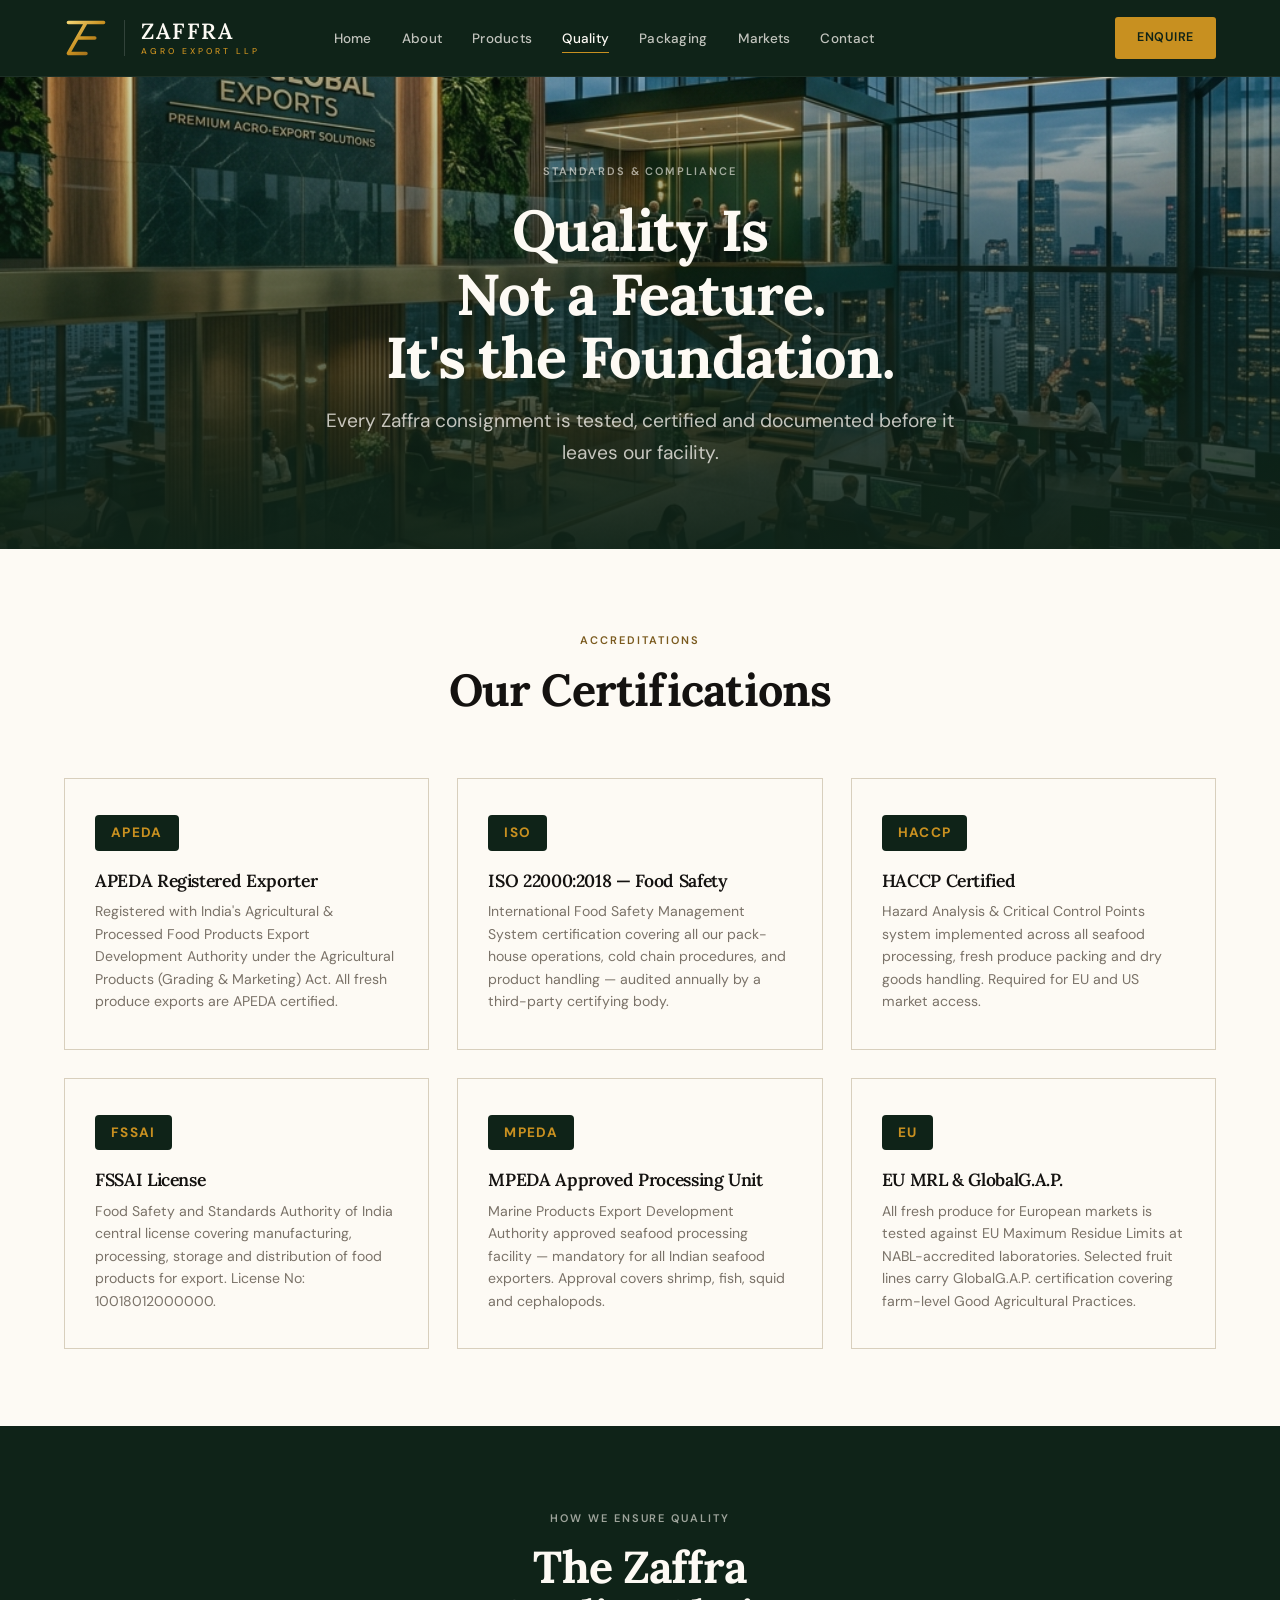
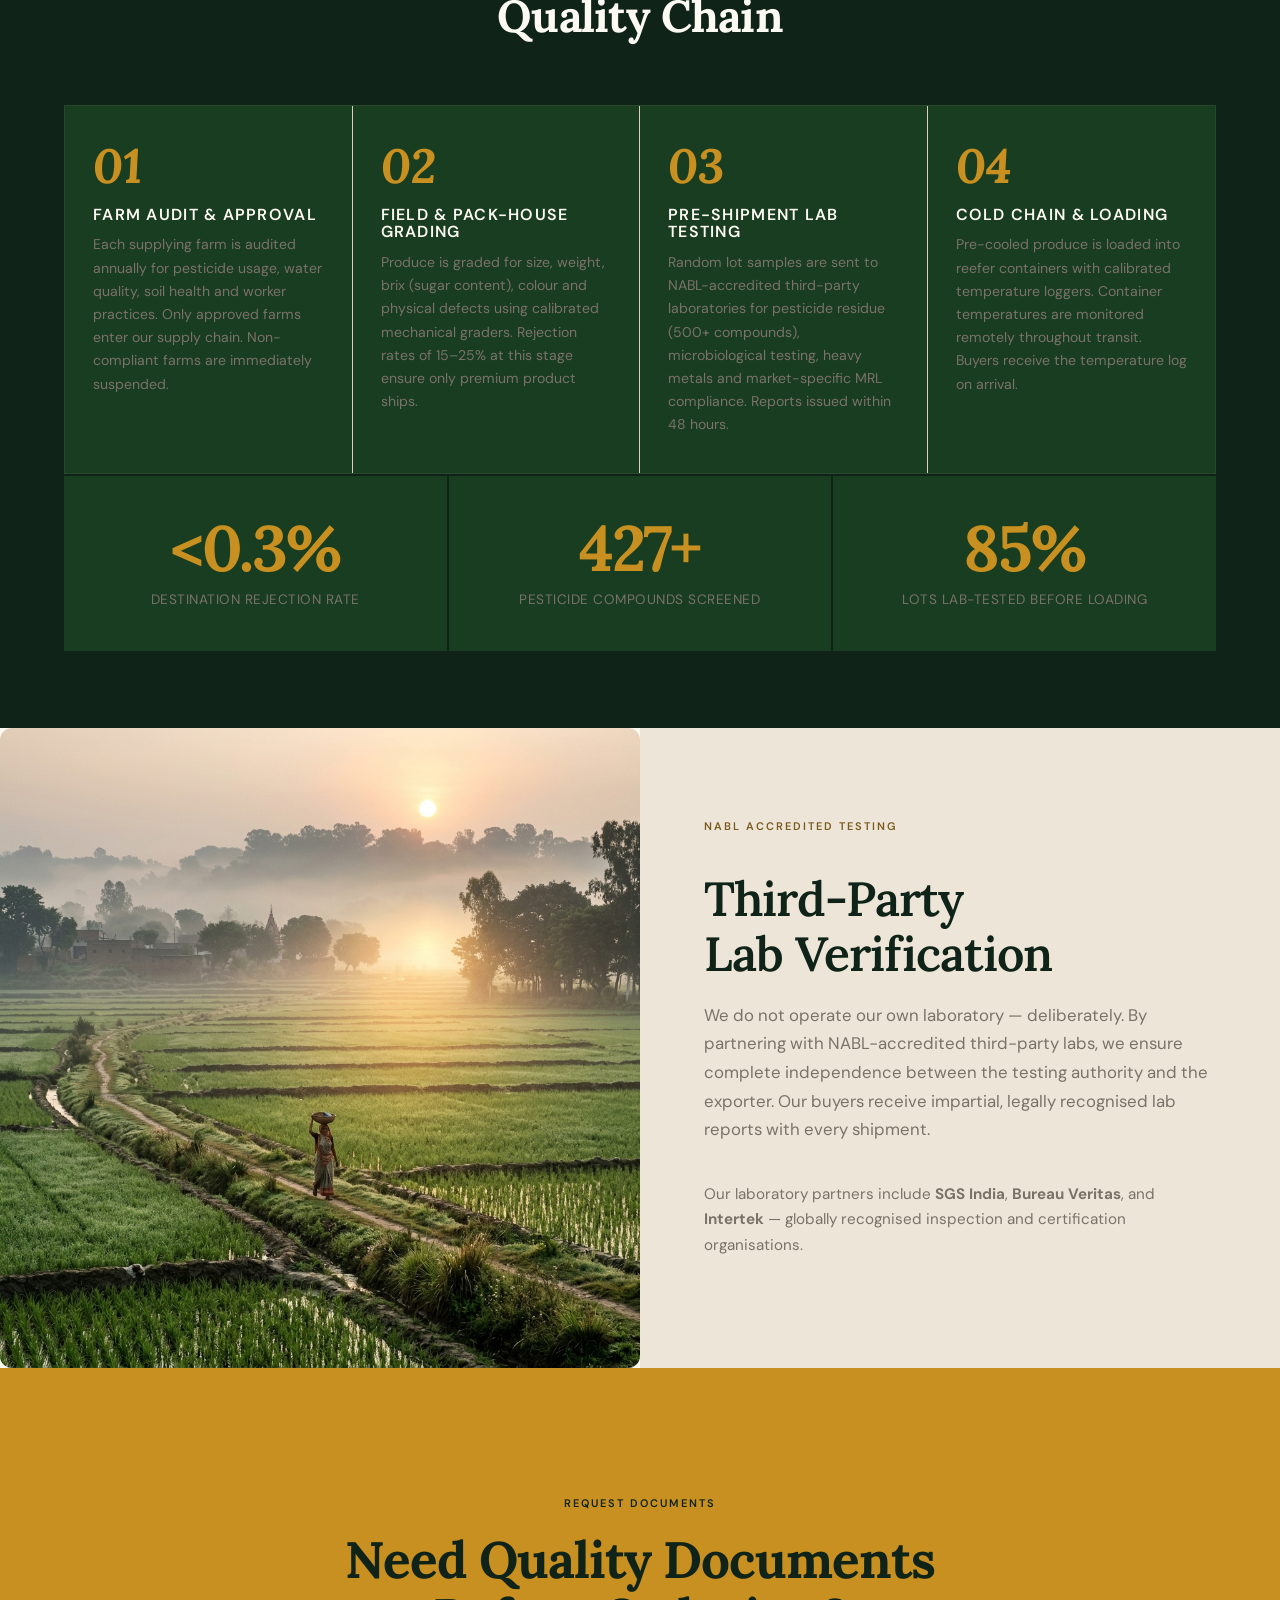
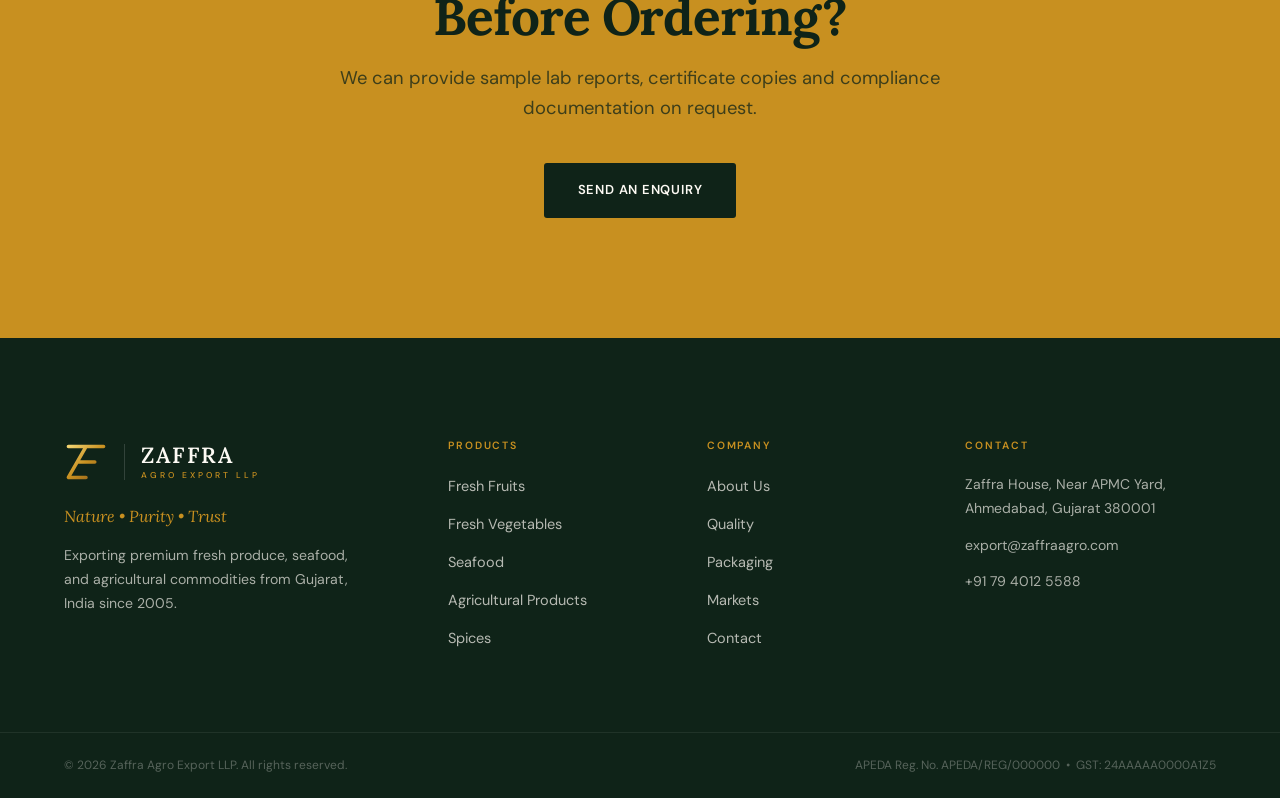
<file: quality.html>
﻿<!DOCTYPE html>
<html lang="en">
<head>
  <meta charset="UTF-8">
  <meta name="viewport" content="width=device-width, initial-scale=1.0">
  <title>Quality &amp; Certifications — Zaffra Agro Export LLP</title>
  <meta name="description" content="Zaffra Agro Export LLP's quality standards — APEDA, ISO 22000, HACCP, FSSAI, MPEDA and EU MRL compliance. See our lab testing and traceability systems.">
  <link rel="preconnect" href="https://fonts.googleapis.com">
  <link rel="preconnect" href="https://fonts.gstatic.com" crossorigin>
  <link rel="stylesheet" href="https://fonts.googleapis.com/css2?family=Lora:ital,wght@0,400;0,500;0,600;0,700;1,400;1,700&family=DM+Sans:opsz,wght@9..40,300;9..40,400;9..40,500;9..40,600&display=swap">
  <link rel="stylesheet" href="css/style.css">
</head>
<body class="page-interior">

  <header class="site-header" id="site-header">
    <div class="nav-container">
      <a href="index.html" class="brand" aria-label="Zaffra Home"><svg class="brand-mark" viewBox="0 0 100 100" xmlns="http://www.w3.org/2000/svg"><defs><linearGradient id="goldGrad" x1="0%" y1="0%" x2="100%" y2="100%"><stop offset="0%" stop-color="#F2D270" /><stop offset="50%" stop-color="#C89020" /><stop offset="100%" stop-color="#8A5A19" /></linearGradient></defs><path d="M10 15 H90 M50 15 L10 85 H50 M30 50 H70" fill="none" stroke="url(#goldGrad)" stroke-width="8" stroke-linecap="round" stroke-linejoin="round"/></svg><span class="brand-word">ZAFFRA<small>AGRO EXPORT LLP</small></span></a>
      <nav class="main-nav" aria-label="Primary navigation"><ul>
        <li><a href="index.html">Home</a></li>
        <li><a href="about.html">About</a></li>
        <li class="has-dropdown"><a href="products.html">Products</a>
          <div class="dropdown">
            <a href="fresh-fruits.html">Fresh Fruits</a><a href="fresh-vegetables.html">Fresh Vegetables</a>
            <a href="seafood.html">Seafood</a><a href="agricultural.html">Agricultural Products</a><a href="spices.html">Spices</a>
          </div>
        </li>
        <li><a href="quality.html" class="current">Quality</a></li>
        <li><a href="packaging.html">Packaging</a></li>
        <li><a href="countries.html">Markets</a></li>
        <li><a href="contact.html">Contact</a></li>
      </ul></nav>
      <div class="nav-actions">
        <a href="contact.html" class="btn-nav-enquire">Enquire</a>
        <button class="mobile-toggle" id="mobile-toggle" aria-label="Open menu" aria-expanded="false"><span></span><span></span><span></span></button>
      </div>
    </div>
  </header>
  <div class="mobile-panel" id="mobile-panel" aria-hidden="true">
    <button class="mobile-panel-close" aria-label="Close menu"><svg viewBox="0 0 24 24" fill="none" stroke="currentColor" stroke-width="1.5" aria-hidden="true"><line x1="4" y1="4" x2="20" y2="20"/><line x1="20" y1="4" x2="4" y2="20"/></svg></button>
    <nav aria-label="Mobile navigation"><ul>
      <li><a href="index.html">Home</a></li><li><a href="about.html">About</a></li>
      <li><a href="fresh-fruits.html">Fresh Fruits</a></li><li><a href="fresh-vegetables.html">Fresh Vegetables</a></li>
      <li><a href="seafood.html">Seafood</a></li><li><a href="agricultural.html">Agricultural Products</a></li>
      <li><a href="spices.html">Spices</a></li><li><a href="quality.html">Quality</a></li>
      <li><a href="packaging.html">Packaging</a></li><li><a href="countries.html">Markets</a></li>
      <li><a href="contact.html">Contact</a></li>
    </ul></nav>
    <a href="contact.html" class="btn-primary" style="margin-top:auto;display:inline-flex">Send Enquiry</a>
  </div>

  <main>

    <section class="page-hero" style="background-image:url('images/contact_hero.png')" aria-labelledby="quality-hero-h1">
      <div class="container">
        <span class="label label--light reveal">Standards &amp; Compliance</span>
        <h1 id="quality-hero-h1" class="reveal">Quality Is<br>Not a Feature.<br>It's the Foundation.</h1>
        <p class="lead reveal reveal-delay-1">Every Zaffra consignment is tested, certified and documented before it leaves our facility.</p>
      </div>
    </section>

    <!-- Certifications grid -->
    <section class="section section-cream" id="certifications" aria-labelledby="cert-grid-heading">
      <div class="container">
        <div class="section-header section-header--center reveal">
          <span class="label">Accreditations</span>
          <h2 id="cert-grid-heading">Our Certifications</h2>
        </div>
        <div class="cert-grid">
          <div class="cert-card reveal">
            <div class="cert-badge">APEDA</div>
            <h3>APEDA Registered Exporter</h3>
            <p>Registered with India's Agricultural &amp; Processed Food Products Export Development Authority under the Agricultural Products (Grading &amp; Marketing) Act. All fresh produce exports are APEDA certified.</p>
          </div>
          <div class="cert-card reveal reveal-delay-1">
            <div class="cert-badge">ISO</div>
            <h3>ISO 22000:2018 — Food Safety</h3>
            <p>International Food Safety Management System certification covering all our pack-house operations, cold chain procedures, and product handling — audited annually by a third-party certifying body.</p>
          </div>
          <div class="cert-card reveal reveal-delay-2">
            <div class="cert-badge">HACCP</div>
            <h3>HACCP Certified</h3>
            <p>Hazard Analysis &amp; Critical Control Points system implemented across all seafood processing, fresh produce packing and dry goods handling. Required for EU and US market access.</p>
          </div>
          <div class="cert-card reveal">
            <div class="cert-badge">FSSAI</div>
            <h3>FSSAI License</h3>
            <p>Food Safety and Standards Authority of India central license covering manufacturing, processing, storage and distribution of food products for export. License No: 10018012000000.</p>
          </div>
          <div class="cert-card reveal reveal-delay-1">
            <div class="cert-badge">MPEDA</div>
            <h3>MPEDA Approved Processing Unit</h3>
            <p>Marine Products Export Development Authority approved seafood processing facility — mandatory for all Indian seafood exporters. Approval covers shrimp, fish, squid and cephalopods.</p>
          </div>
          <div class="cert-card reveal reveal-delay-2">
            <div class="cert-badge">EU</div>
            <h3>EU MRL &amp; GlobalG.A.P.</h3>
            <p>All fresh produce for European markets is tested against EU Maximum Residue Limits at NABL-accredited laboratories. Selected fruit lines carry GlobalG.A.P. certification covering farm-level Good Agricultural Practices.</p>
          </div>
        </div>
      </div>
    </section>

    <!-- Quality process -->
    <section class="section section-forest" id="quality-process" aria-labelledby="qp-heading">
      <div class="container">
        <div class="section-header section-header--center reveal">
          <span class="label label--light">How We Ensure Quality</span>
          <h2 id="qp-heading" class="text-cream">The Zaffra<br>Quality Chain</h2>
        </div>
        <div class="process-steps reveal" style="background:var(--forest-mid);border:1px solid rgba(255,255,255,0.06)">
          <div class="step">
            <span class="step-num">01</span>
            <h4 style="color:var(--cream)">Farm Audit &amp; Approval</h4>
            <p>Each supplying farm is audited annually for pesticide usage, water quality, soil health and worker practices. Only approved farms enter our supply chain. Non-compliant farms are immediately suspended.</p>
          </div>
          <div class="step">
            <span class="step-num">02</span>
            <h4 style="color:var(--cream)">Field &amp; Pack-House Grading</h4>
            <p>Produce is graded for size, weight, brix (sugar content), colour and physical defects using calibrated mechanical graders. Rejection rates of 15–25% at this stage ensure only premium product ships.</p>
          </div>
          <div class="step">
            <span class="step-num">03</span>
            <h4 style="color:var(--cream)">Pre-Shipment Lab Testing</h4>
            <p>Random lot samples are sent to NABL-accredited third-party laboratories for pesticide residue (500+ compounds), microbiological testing, heavy metals and market-specific MRL compliance. Reports issued within 48 hours.</p>
          </div>
          <div class="step">
            <span class="step-num">04</span>
            <h4 style="color:var(--cream)">Cold Chain &amp; Loading</h4>
            <p>Pre-cooled produce is loaded into reefer containers with calibrated temperature loggers. Container temperatures are monitored remotely throughout transit. Buyers receive the temperature log on arrival.</p>
          </div>
        </div>

        <!-- Stats dark -->
        <div class="grid-3" style="gap:2px;margin-top:2px">
          <div style="background:var(--forest-mid);padding:40px 32px;text-align:center" class="reveal">
            <div class="stat-number" data-count="0.3" data-suffix="%" data-prefix="&lt;">0.3%</div>
            <p class="stat-label">Destination rejection rate</p>
          </div>
          <div style="background:var(--forest-mid);padding:40px 32px;text-align:center" class="reveal reveal-delay-1">
            <div class="stat-number" data-count="500" data-suffix="+">500+</div>
            <p class="stat-label">Pesticide compounds screened</p>
          </div>
          <div style="background:var(--forest-mid);padding:40px 32px;text-align:center" class="reveal reveal-delay-2">
            <div class="stat-number" data-count="100" data-suffix="%">100%</div>
            <p class="stat-label">Lots lab-tested before loading</p>
          </div>
        </div>
      </div>
    </section>

    <!-- Lab image + text -->
    <div class="split-layout" style="min-height:400px">
      <div class="split-image">
        <img src="images/farmland_dawn.png" alt="Quality control laboratory testing food samples" loading="lazy" decoding="async">
      </div>
      <div class="split-text section-stone reveal">
        <span class="label">NABL Accredited Testing</span>
        <h2 style="margin-bottom:20px">Third-Party<br>Lab Verification</h2>
        <p class="body-lg" style="color:var(--mid)">We do not operate our own laboratory — deliberately. By partnering with NABL-accredited third-party labs, we ensure complete independence between the testing authority and the exporter. Our buyers receive impartial, legally recognised lab reports with every shipment.</p>
        <p style="color:var(--mid);margin-top:18px;font-size:0.95rem">Our laboratory partners include <strong>SGS India</strong>, <strong>Bureau Veritas</strong>, and <strong>Intertek</strong> — globally recognised inspection and certification organisations.</p>
      </div>
    </div>

    <section class="highlight-band" aria-labelledby="quality-cta-heading">
      <div class="container">
        <span class="label" style="color:var(--forest)">Request Documents</span>
        <h2 id="quality-cta-heading">Need Quality Documents<br>Before Ordering?</h2>
        <p>We can provide sample lab reports, certificate copies and compliance documentation on request.</p>
        <a href="contact.html" class="btn-dark">Send an Enquiry</a>
      </div>
    </section>

  </main>

  <footer class="site-footer">
    <div class="footer-inner">
      <div class="footer-brand-col"><a href="index.html" class="brand brand--light" aria-label="Zaffra Home"><svg class="brand-mark" viewBox="0 0 100 100" xmlns="http://www.w3.org/2000/svg"><defs><linearGradient id="goldGrad" x1="0%" y1="0%" x2="100%" y2="100%"><stop offset="0%" stop-color="#F2D270" /><stop offset="50%" stop-color="#C89020" /><stop offset="100%" stop-color="#8A5A19" /></linearGradient></defs><path d="M10 15 H90 M50 15 L10 85 H50 M30 50 H70" fill="none" stroke="url(#goldGrad)" stroke-width="8" stroke-linecap="round" stroke-linejoin="round"/></svg><span class="brand-word">ZAFFRA<small>AGRO EXPORT LLP</small></span></a>
        <p class="footer-tagline">Nature &bull; Purity &bull; Trust</p>
        <p class="footer-desc">Exporting premium fresh produce, seafood, and agricultural commodities from Gujarat, India since 2005.</p>
      </div>
      <div class="footer-nav-col"><h4>Products</h4><ul>
        <li><a href="fresh-fruits.html">Fresh Fruits</a></li><li><a href="fresh-vegetables.html">Fresh Vegetables</a></li>
        <li><a href="seafood.html">Seafood</a></li><li><a href="agricultural.html">Agricultural Products</a></li><li><a href="spices.html">Spices</a></li>
      </ul></div>
      <div class="footer-nav-col"><h4>Company</h4><ul>
        <li><a href="about.html">About Us</a></li><li><a href="quality.html">Quality</a></li>
        <li><a href="packaging.html">Packaging</a></li><li><a href="countries.html">Markets</a></li><li><a href="contact.html">Contact</a></li>
      </ul></div>
      <div class="footer-contact-col"><h4>Contact</h4><address>
        <p>Zaffra House, Near APMC Yard,<br>Ahmedabad, Gujarat 380001</p>
        <p><a href="mailto:export@zaffraagro.com">export@zaffraagro.com</a></p>
        <p><a href="tel:+917940125588">+91 79 4012 5588</a></p>
      </address></div>
    </div>
    <div class="footer-bottom">
      <p>&copy; 2026 Zaffra Agro Export LLP. All rights reserved.</p>
      <p>APEDA Reg. No. APEDA/REG/000000 &nbsp;&bull;&nbsp; GST: 24AAAAA0000A1Z5</p>
    </div>
  </footer>
  <script src="js/script.js"></script>
</body>
</html>
</file>
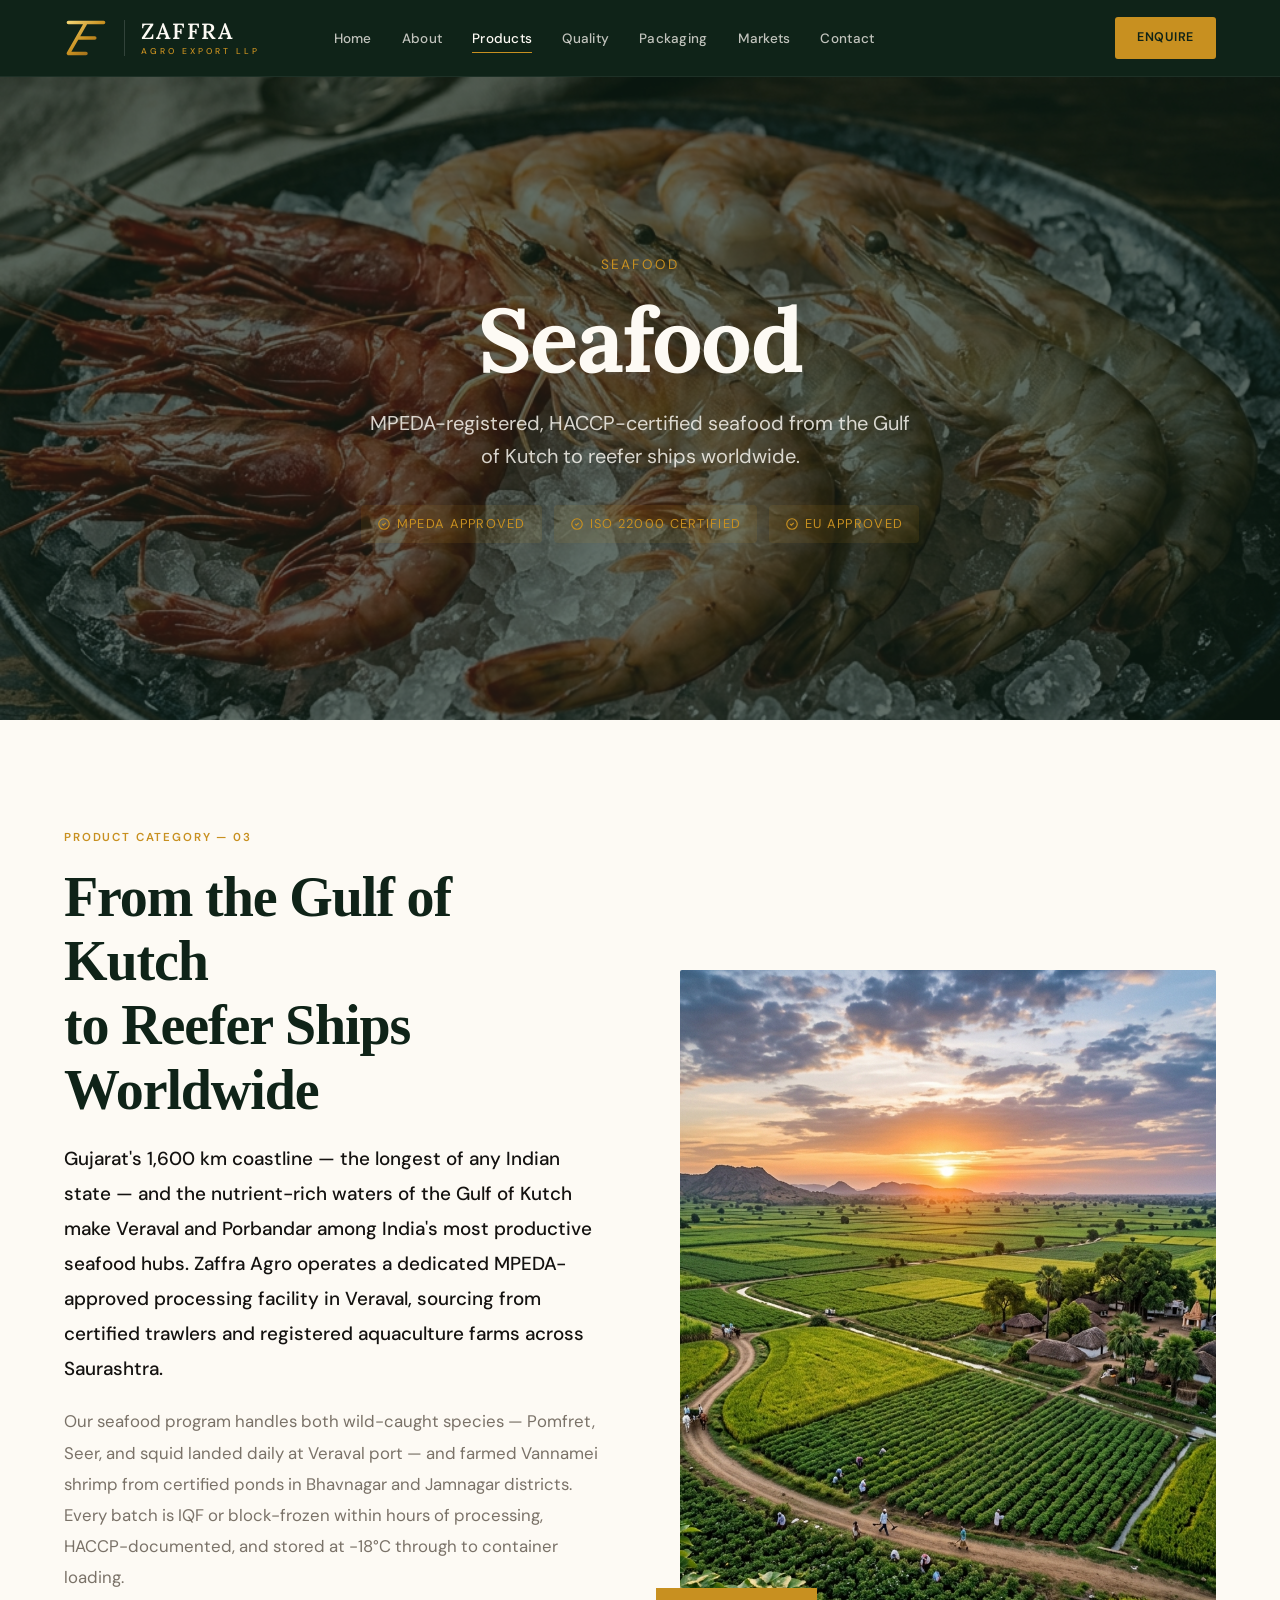
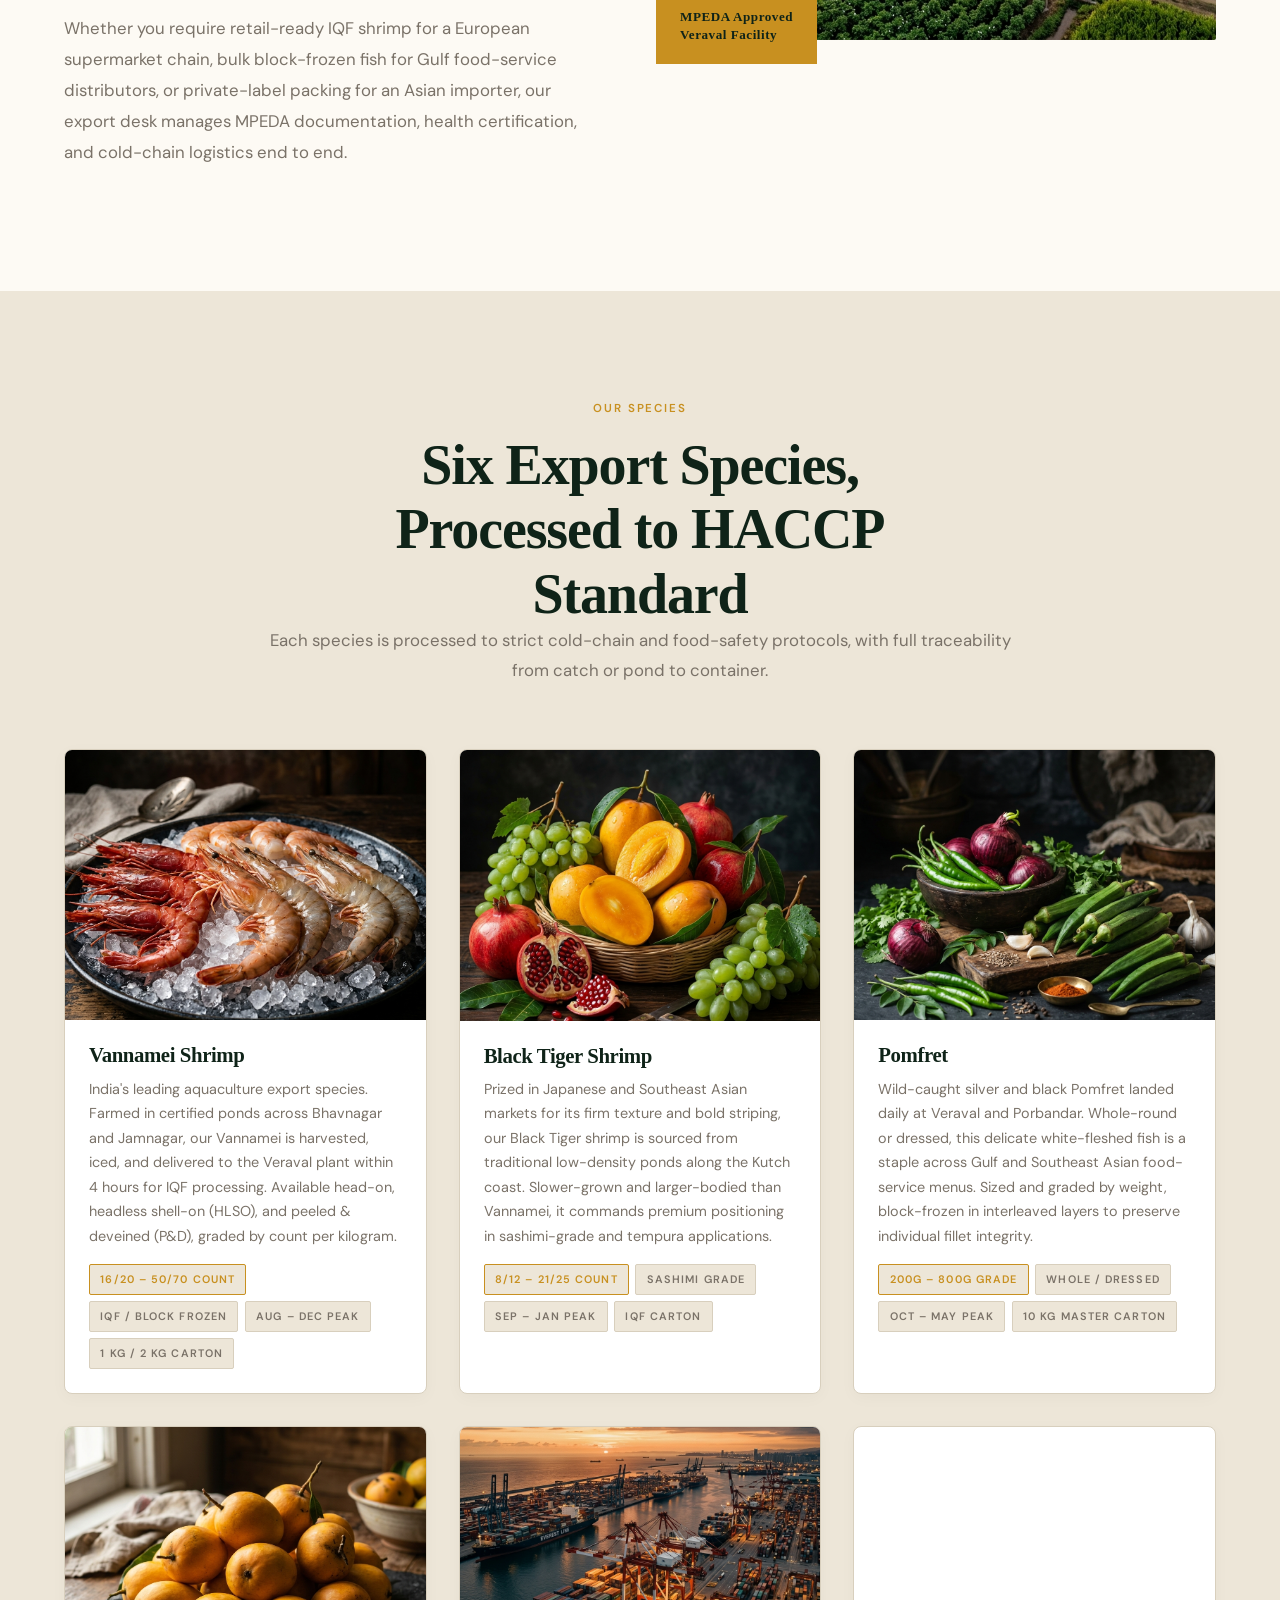
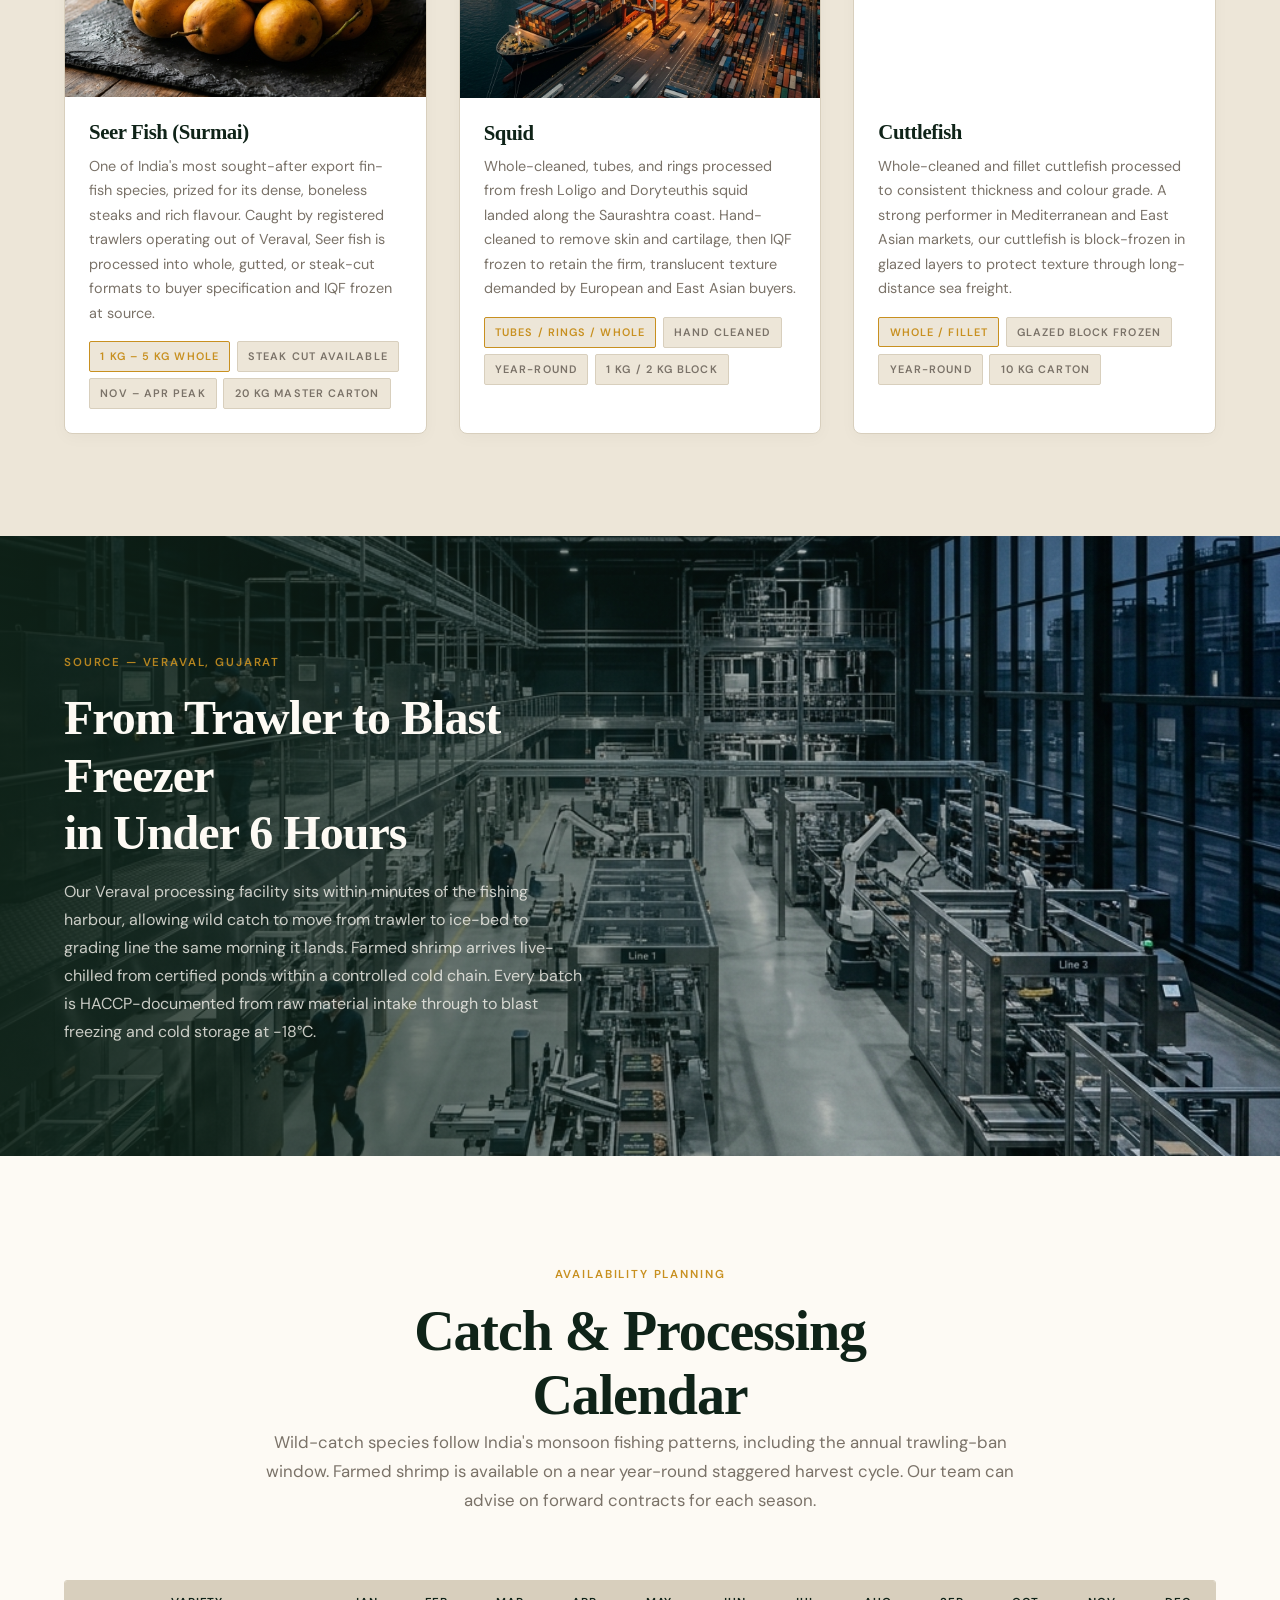
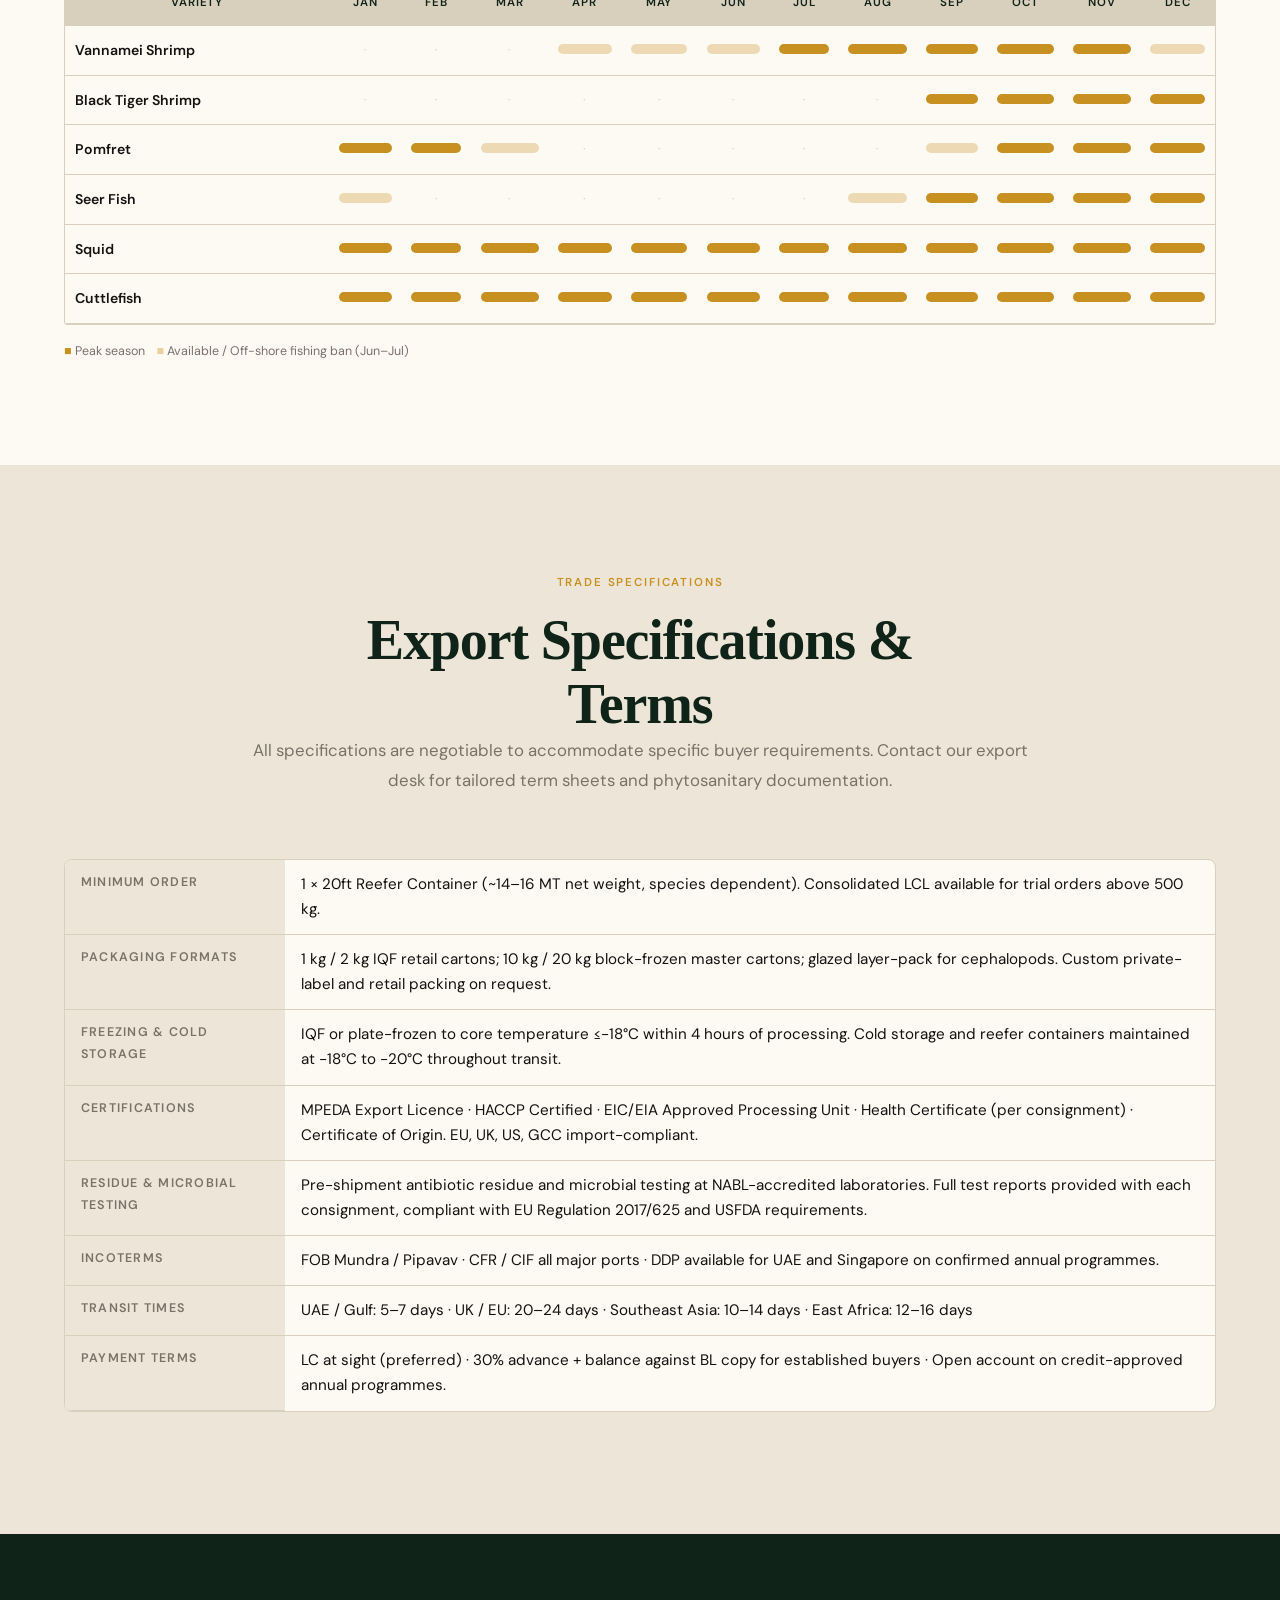
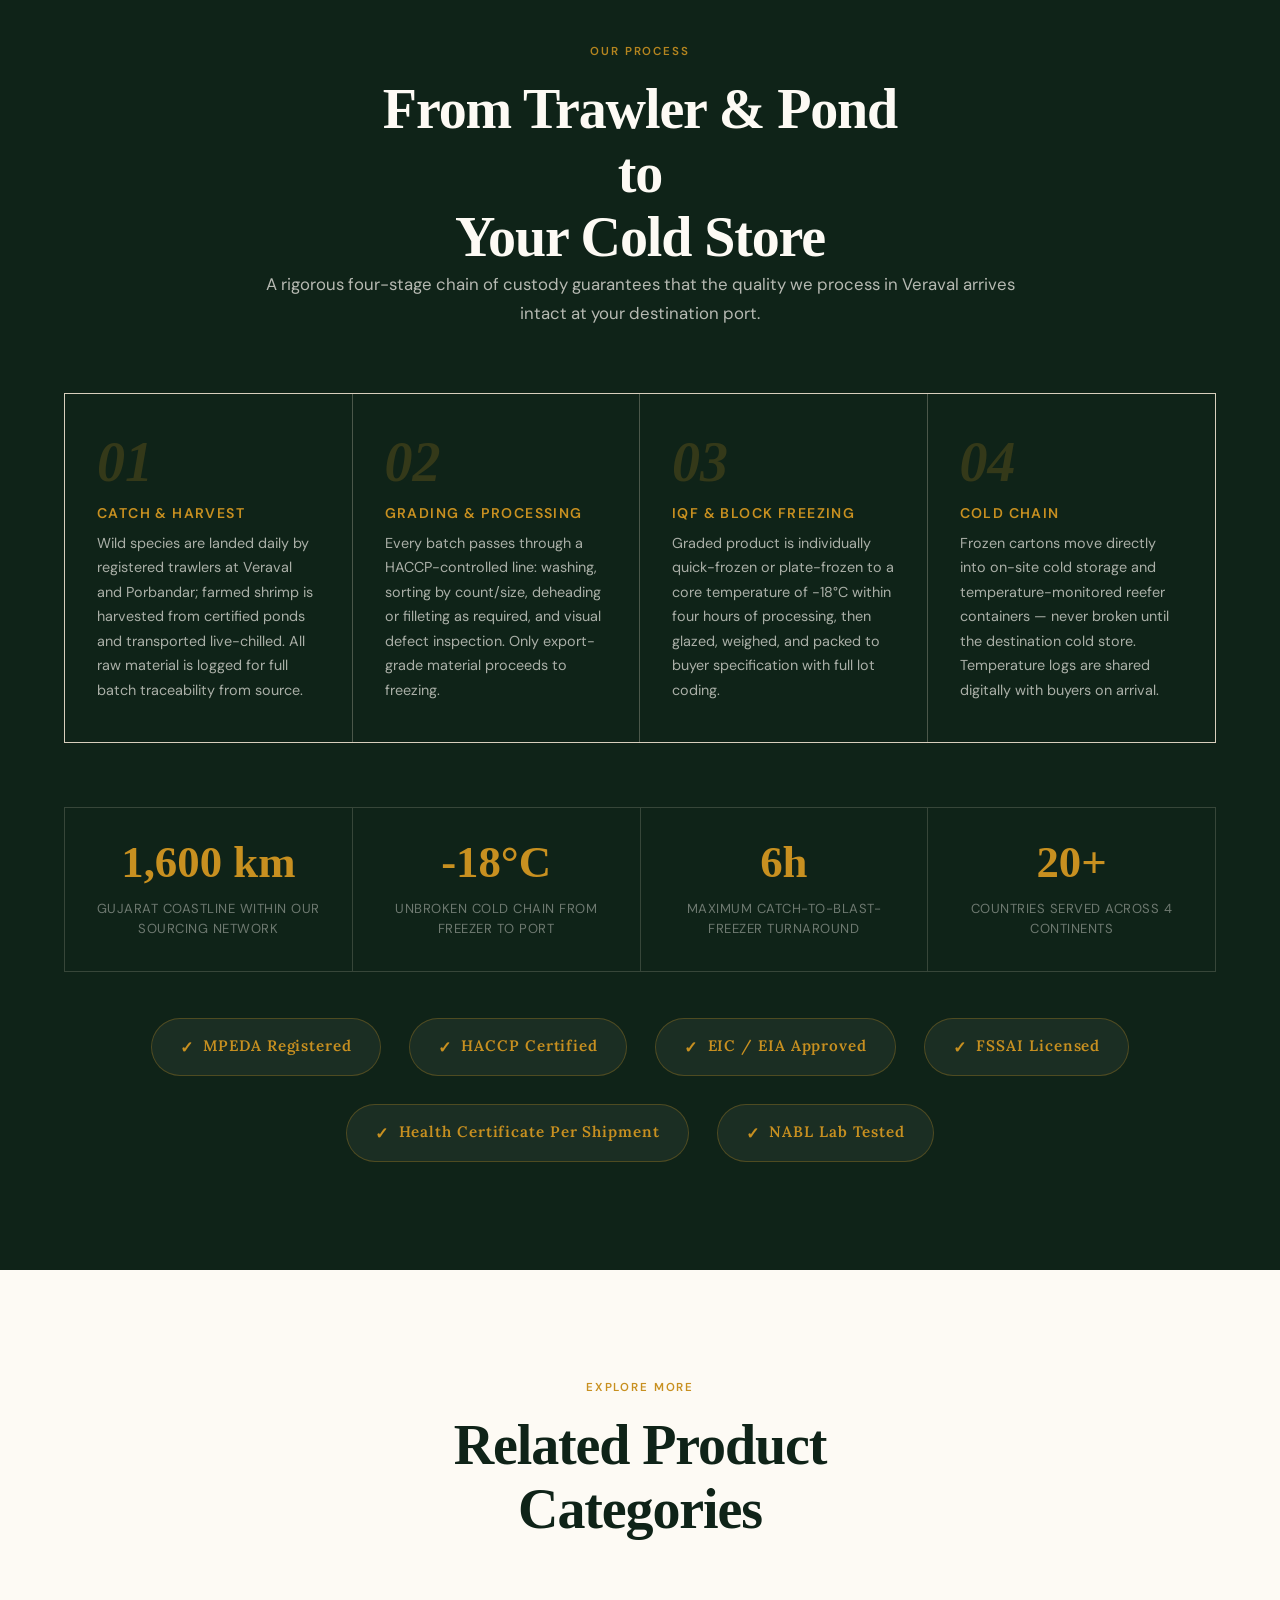
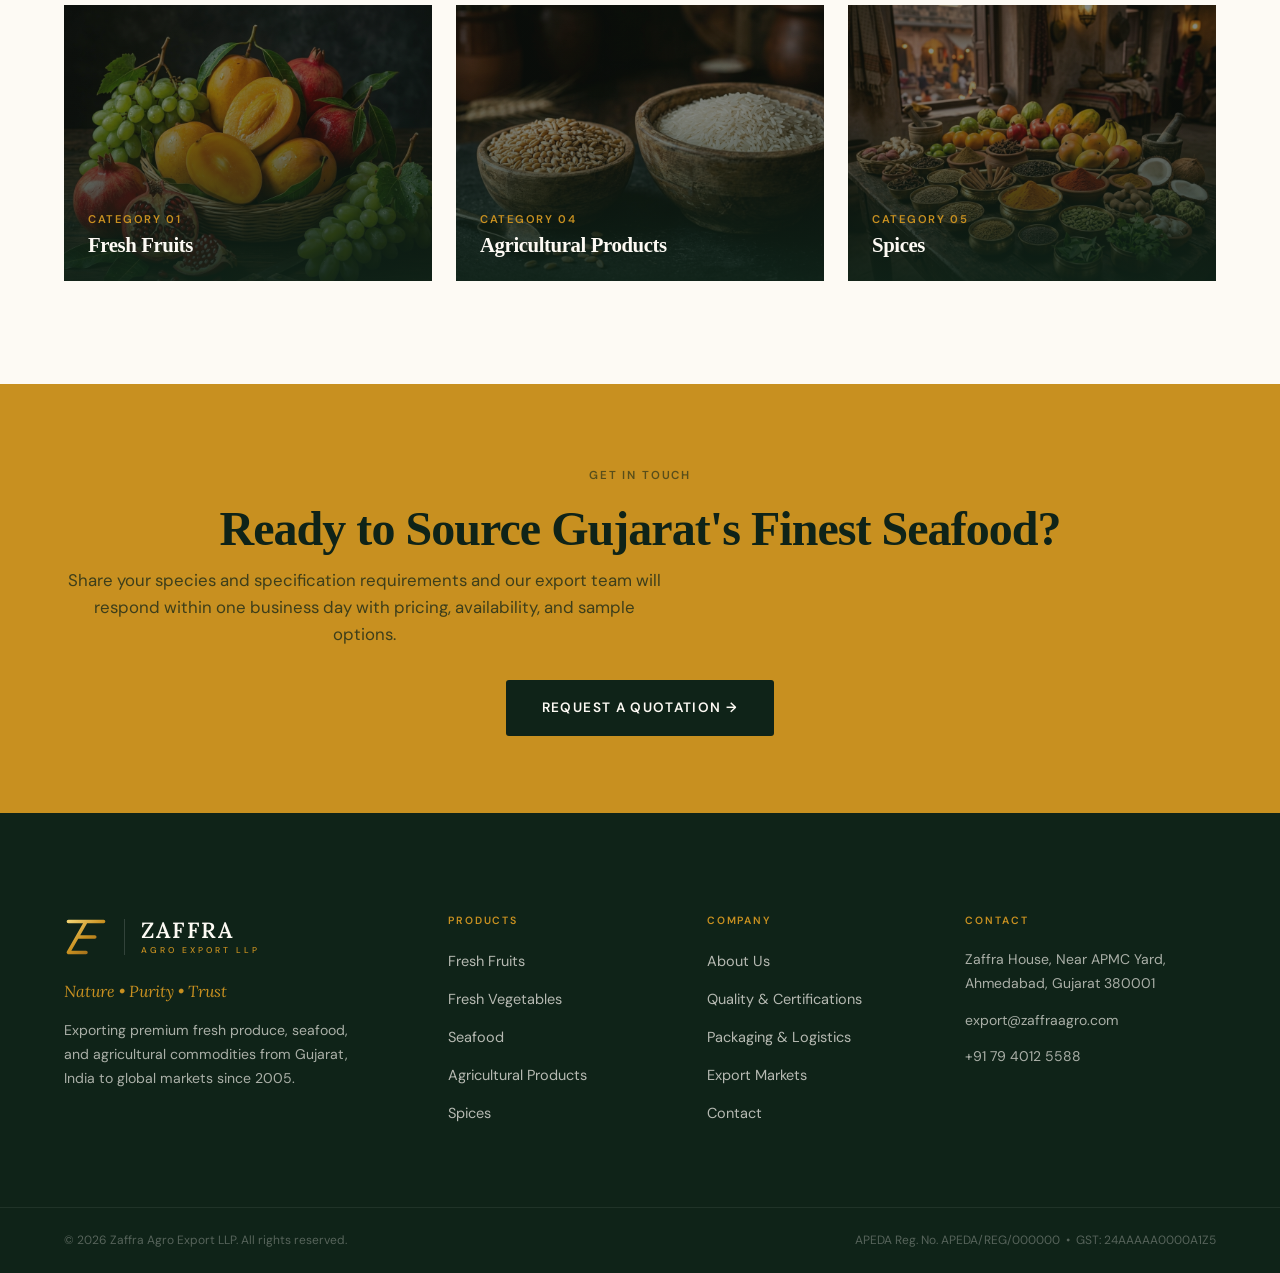
<file: seafood.html>
﻿<!DOCTYPE html>
<html lang="en">
<head>
  <meta charset="UTF-8">
  <meta name="viewport" content="width=device-width, initial-scale=1.0">
  <title>Seafood Export — Shrimp, Fish &amp; Cephalopods | Zaffra Agro Export LLP</title>
  <meta name="description" content="Zaffra Agro Export LLP supplies MPEDA-registered, HACCP-certified frozen seafood from Veraval, Gujarat — Vannamei shrimp, Pomfret, Seer fish, squid and cuttlefish. Global export.">
  <link rel="preconnect" href="https://fonts.googleapis.com">
  <link rel="preconnect" href="https://fonts.gstatic.com" crossorigin>
  <link rel="stylesheet" href="https://fonts.googleapis.com/css2?family=Lora:ital,wght@0,400;0,500;0,600;0,700;1,400;1,700&family=DM+Sans:opsz,wght@9..40,400;9..40,500;9..40,600&display=swap">
  <link rel="stylesheet" href="css/style.css">
  <style>
    /* ── Product Hero ── */


    /* ── Section base ── */
    .section { padding: clamp(4rem, 8vw, 8rem) 5vw; }
    .section-inner { max-width: 1240px; margin: 0 auto; }
    .section-cream { background: #FDFAF4; }
    .section-stone { background: #EDE6D8; }
    .section-forest { background: #0F2318; }

    /* ── Labels / eyebrows ── */
    .label {
      display: inline-block;
      font-family: 'DM Sans', sans-serif;
      font-size: 0.72rem;
      font-weight: 600;
      letter-spacing: 0.16em;
      text-transform: uppercase;
      color: #C89020;
      margin-bottom: 1rem;
    }
    .label--light { color: rgba(200,144,32,0.9); }

    /* ── Section headings ── */
    .section-heading {
      font-family: 'Playfair Display', serif;
      font-size: clamp(2rem, 4.5vw, 3.5rem);
      font-weight: 700;
      color: #0F2318;
      line-height: 1.15;
      margin: 0 0 1.25rem;
      letter-spacing: -0.02em;
    }
    .section-heading--light { color: #FDFAF4; }
    .section-sub {
      font-family: 'DM Sans', sans-serif;
      font-size: 1.05rem;
      color: #7A7268;
      max-width: 640px;
      line-height: 1.75;
      margin: 0 0 3rem;
    }
    .section-sub--light { color: rgba(253,250,244,0.7); }

    /* ── Intro split ── */
    .intro-split {
      display: grid;
      grid-template-columns: 1fr 1fr;
      gap: 5rem;
      align-items: center;
    }
    @media (max-width: 800px) { .intro-split { grid-template-columns: 1fr; gap: 2.5rem; } }
    .intro-text p {
      font-family: 'DM Sans', sans-serif;
      font-size: 1.05rem;
      line-height: 1.85;
      color: #7A7268;
      margin: 0 0 1.25rem;
    }
    .intro-text p:first-of-type {
      font-size: 1.18rem;
      color: #141210;
      font-weight: 500;
    }
    .intro-img-wrap { position: relative; }
    .intro-img-wrap img {
      width: 100%;
      aspect-ratio: 4/5;
      object-fit: cover;
      border-radius: 2px;
      display: block;
    }
    .intro-img-badge {
      position: absolute;
      bottom: -1.5rem;
      left: -1.5rem;
      background: #C89020;
      color: #0F2318;
      font-family: 'Playfair Display', serif;
      font-weight: 700;
      font-size: 0.82rem;
      padding: 1.25rem 1.5rem;
      letter-spacing: 0.04em;
      max-width: 180px;
      line-height: 1.4;
    }

    /* ── Variety Grid ── */
    .variety-grid {
      display: grid;
      grid-template-columns: repeat(3, 1fr);
      gap: 2rem;
      margin-top: 3rem;
    }
    @media (max-width: 1000px) { .variety-grid { grid-template-columns: repeat(2, 1fr); } }
    @media (max-width: 580px) { .variety-grid { grid-template-columns: 1fr; } }

    .variety-card {
      background: #fff;
      border: 1px solid #D8CFBD;
      overflow: hidden;
      transition: box-shadow 0.3s, transform 0.3s;
    }
    .variety-card:hover {
      box-shadow: 0 12px 40px rgba(15,35,24,0.12);
      transform: translateY(-4px);
    }
    .variety-img { margin: 0; overflow: hidden; }
    .variety-img img {
      width: 100%;
      aspect-ratio: 4/3;
      object-fit: cover;
      display: block;
      transition: transform 0.5s ease;
    }
    .variety-card:hover .variety-img img { transform: scale(1.06); }
    .variety-info { padding: 1.5rem; }
    .variety-info h3 {
      font-family: 'Playfair Display', serif;
      font-size: 1.3rem;
      font-weight: 700;
      color: #0F2318;
      margin: 0 0 0.6rem;
    }
    .variety-info p {
      font-family: 'DM Sans', sans-serif;
      font-size: 0.9rem;
      color: #7A7268;
      line-height: 1.7;
      margin: 0 0 1rem;
    }
    .variety-tags { display: flex; flex-wrap: wrap; gap: 0.4rem; }
    .tag {
      display: inline-block;
      font-family: 'DM Sans', sans-serif;
      font-size: 0.68rem;
      font-weight: 600;
      letter-spacing: 0.1em;
      text-transform: uppercase;
      padding: 0.3rem 0.65rem;
      border: 1px solid #D8CFBD;
      color: #7A7268;
      border-radius: 2px;
    }
    .tag--gold { border-color: #C89020; color: #C89020; }
    .tag--forest { background: #0F2318; color: #FDFAF4; border-color: #0F2318; }

    /* ── Full-bleed image band ── */
    .img-band {
      position: relative;
      height: clamp(320px, 55vw, 620px);
      overflow: hidden;
    }
    .img-band img { width: 100%; height: 100%; object-fit: cover; display: block; }
    .img-band-overlay {
      position: absolute;
      inset: 0;
      background: linear-gradient(to right, rgba(15,35,24,0.9) 0%, rgba(15,35,24,0.3) 60%, transparent 100%);
      display: flex;
      align-items: center;
      padding: 0;
    }
    .img-band-text { max-width: 520px; }
    .img-band-text h2 {
      font-family: 'Playfair Display', serif;
      font-size: clamp(1.8rem, 4vw, 3rem);
      font-weight: 700;
      color: #FDFAF4;
      margin: 0 0 1rem;
      line-height: 1.2;
    }
    .img-band-text p {
      font-family: 'DM Sans', sans-serif;
      font-size: 1rem;
      color: rgba(253,250,244,0.78);
      line-height: 1.75;
      margin: 0;
    }

    /* ── Seasonal Calendar ── */
    .cal-wrap { overflow-x: auto; margin-top: 2.5rem; }
    .cal-table { width: 100%; min-width: 700px; border-collapse: collapse; }
    .cal-table th, .cal-table td {
      padding: 0.75rem 0.6rem;
      text-align: center;
      font-family: 'DM Sans', sans-serif;
      font-size: 0.8rem;
      border-bottom: 1px solid #D8CFBD;
    }
    .cal-table th {
      font-weight: 600;
      color: #0F2318;
      font-size: 0.72rem;
      letter-spacing: 0.08em;
      text-transform: uppercase;
      background: #D8CFBD;
    }
    .cal-table td:first-child {
      text-align: left;
      font-weight: 600;
      color: #141210;
      font-size: 0.88rem;
      min-width: 160px;
    }
    .cal-peak {
      background: #C89020;
      border-radius: 12px;
      display: inline-block;
      width: 100%;
      height: 10px;
    }
    .cal-avail {
      background: rgba(200,144,32,0.3);
      border-radius: 12px;
      display: inline-block;
      width: 100%;
      height: 10px;
    }
    .cal-empty { color: #D8CFBD; }

    /* ── Specs Table ── */
    .specs-table { width: 100%; border-collapse: collapse; margin-top: 2.5rem; }
    .specs-table tr { border-bottom: 1px solid #D8CFBD; }
    .specs-table tr:last-child { border-bottom: none; }
    .specs-table th {
      width: 220px;
      text-align: left;
      padding: 1rem 1.5rem 1rem 0;
      font-family: 'DM Sans', sans-serif;
      font-size: 0.78rem;
      font-weight: 600;
      letter-spacing: 0.1em;
      text-transform: uppercase;
      color: #7A7268;
      vertical-align: top;
    }
    .specs-table td {
      padding: 1rem 0;
      font-family: 'DM Sans', sans-serif;
      font-size: 0.95rem;
      color: #141210;
      line-height: 1.65;
    }

    /* ── Process Steps ── */
    .process-steps {
      display: grid;
      grid-template-columns: repeat(4, 1fr);
      gap: 0;
      margin-top: 3rem;
    }
    @media (max-width: 800px) { .process-steps { grid-template-columns: repeat(2, 1fr); } }
    @media (max-width: 480px) { .process-steps { grid-template-columns: 1fr; } }
    .process-step {
      padding: 2.5rem 2rem;
      border-right: 1px solid rgba(216,207,189,0.3);
    }
    .process-step:last-child { border-right: none; }
    .step-num {
      font-family: 'Playfair Display', serif;
      font-size: 3.5rem;
      font-weight: 900;
      color: rgba(200,144,32,0.2);
      line-height: 1;
      margin-bottom: 1rem;
      display: block;
    }
    .process-step h4 {
      font-family: 'DM Sans', sans-serif;
      font-size: 0.88rem;
      font-weight: 600;
      letter-spacing: 0.1em;
      text-transform: uppercase;
      color: #C89020;
      margin: 0 0 0.6rem;
    }
    .process-step p {
      font-family: 'DM Sans', sans-serif;
      font-size: 0.9rem;
      color: rgba(253,250,244,0.65);
      line-height: 1.7;
      margin: 0;
    }

    /* ── Stats row ── */
    .stats-row {
      display: grid;
      grid-template-columns: repeat(4, 1fr);
      gap: 0;
      border-top: 1px solid rgba(216,207,189,0.2);
      border-left: 1px solid rgba(216,207,189,0.2);
      margin-top: 4rem;
    }
    @media (max-width: 700px) { .stats-row { grid-template-columns: repeat(2, 1fr); } }
    .stat-item {
      padding: 2rem 1.5rem;
      border-right: 1px solid rgba(216,207,189,0.2);
      border-bottom: 1px solid rgba(216,207,189,0.2);
    }
    .stat-num {
      font-family: 'Playfair Display', serif;
      font-size: 2.8rem;
      font-weight: 900;
      color: #C89020;
      line-height: 1;
      display: block;
      margin-bottom: 0.4rem;
    }
    .stat-label {
      font-family: 'DM Sans', sans-serif;
      font-size: 0.82rem;
      color: rgba(253,250,244,0.6);
      line-height: 1.5;
    }

    /* ── Cert badges ── */
    .cert-row { display: flex; flex-wrap: wrap; gap: 1rem; margin-top: 2.5rem; }
    .cert-badge {
      display: flex;
      align-items: center;
      gap: 0.6rem;
      background: rgba(253,250,244,0.06);
      border: 1px solid rgba(216,207,189,0.2);
      padding: 0.7rem 1.2rem;
      font-family: 'DM Sans', sans-serif;
      font-size: 0.82rem;
      font-weight: 600;
      color: rgba(253,250,244,0.8);
      letter-spacing: 0.06em;
    }
    .cert-badge::before { content: '✓'; color: #C89020; font-size: 1rem; }

    /* ── Related Products ── */
    .related-grid {
      display: grid;
      grid-template-columns: repeat(3, 1fr);
      gap: 1.5rem;
      margin-top: 2.5rem;
    }
    @media (max-width: 700px) { .related-grid { grid-template-columns: 1fr; } }
    .related-card {
      display: block;
      position: relative;
      overflow: hidden;
      aspect-ratio: 4/3;
      text-decoration: none;
    }
    .related-card img { width: 100%; height: 100%; object-fit: cover; display: block; transition: transform 0.5s ease; }
    .related-card:hover img { transform: scale(1.07); }
    .related-card-overlay {
      position: absolute;
      inset: 0;
      background: linear-gradient(to top, rgba(15,35,24,0.88) 0%, rgba(15,35,24,0.2) 60%);
      display: flex;
      flex-direction: column;
      justify-content: flex-end;
      padding: 1.5rem;
    }
    .related-card-overlay span {
      font-family: 'DM Sans', sans-serif;
      font-size: 0.7rem;
      font-weight: 600;
      letter-spacing: 0.14em;
      text-transform: uppercase;
      color: #C89020;
      margin-bottom: 0.3rem;
    }
    .related-card-overlay h3 {
      font-family: 'Playfair Display', serif;
      font-size: 1.3rem;
      font-weight: 700;
      color: #FDFAF4;
      margin: 0;
    }

    /* ── CTA Band ── */
    .highlight-band {
      background: #C89020;
      padding: clamp(3rem, 6vw, 5rem) 5vw;
      text-align: center;
    }
    .highlight-band h2 {
      font-family: 'Playfair Display', serif;
      font-size: clamp(1.8rem, 4vw, 3rem);
      font-weight: 700;
      color: #0F2318;
      margin: 0 0 0.75rem;
    }
    .highlight-band p {
      font-family: 'DM Sans', sans-serif;
      font-size: 1.05rem;
      color: rgba(15,35,24,0.75);
      margin: 0 0 2rem;
    }
    .btn-dark {
      display: inline-flex;
      align-items: center;
      gap: 0.6rem;
      background: #0F2318;
      color: #FDFAF4;
      font-family: 'DM Sans', sans-serif;
      font-size: 0.85rem;
      font-weight: 600;
      letter-spacing: 0.1em;
      text-transform: uppercase;
      padding: 1rem 2.25rem;
      text-decoration: none;
      transition: background 0.25s, transform 0.2s;
    }
    .btn-dark:hover { background: #193D20; transform: translateY(-2px); }

    /* ── Reveal animation ── */
    .reveal { opacity: 0; transform: translateY(28px); transition: opacity 0.65s ease, transform 0.65s ease; }
    .reveal.visible { opacity: 1; transform: none; }
    .reveal-delay-1 { transition-delay: 0.1s; }
    .reveal-delay-2 { transition-delay: 0.2s; }
    .reveal-delay-3 { transition-delay: 0.3s; }
    .reveal-delay-4 { transition-delay: 0.4s; }
    .reveal-delay-5 { transition-delay: 0.5s; }
  </style>
</head>
<body class="page-interior">

  <!-- HEADER -->
  <header class="site-header" id="site-header">
    <div class="nav-container">
      <a href="index.html" class="brand">
        <svg class="brand-mark" viewBox="0 0 100 100" xmlns="http://www.w3.org/2000/svg"><defs><linearGradient id="goldGrad" x1="0%" y1="0%" x2="100%" y2="100%"><stop offset="0%" stop-color="#F2D270" /><stop offset="50%" stop-color="#C89020" /><stop offset="100%" stop-color="#8A5A19" /></linearGradient></defs><path d="M10 15 H90 M50 15 L10 85 H50 M30 50 H70" fill="none" stroke="url(#goldGrad)" stroke-width="8" stroke-linecap="round" stroke-linejoin="round"/></svg>
        <span class="brand-word">ZAFFRA<small>AGRO EXPORT LLP</small></span>
      </a>
      <nav class="main-nav">
        <ul>
          <li><a href="index.html">Home</a></li>
          <li><a href="about.html">About</a></li>
          <li class="has-dropdown"><a href="products.html" class="current">Products</a>
            <div class="dropdown">
              <a href="fresh-fruits.html">Fresh Fruits</a>
              <a href="fresh-vegetables.html">Fresh Vegetables</a>
              <a href="seafood.html">Seafood</a>
              <a href="agricultural.html">Agricultural Products</a>
              <a href="spices.html">Spices</a>
            </div>
          </li>
          <li><a href="quality.html">Quality</a></li>
          <li><a href="packaging.html">Packaging</a></li>
          <li><a href="countries.html">Markets</a></li>
          <li><a href="contact.html">Contact</a></li>
        </ul>
      </nav>
      <div class="nav-actions">
        <a href="contact.html" class="btn-nav-enquire">Enquire</a>
        <button class="mobile-toggle" id="mobile-toggle" aria-label="Open menu" aria-expanded="false"><span></span><span></span><span></span></button>
      </div>
    </div>
  </header>

  <!-- MOBILE PANEL -->
  <div class="mobile-panel" id="mobile-panel" aria-hidden="true">
    <button class="mobile-panel-close" aria-label="Close menu"><svg viewBox="0 0 24 24" fill="none" stroke="currentColor" stroke-width="1.5"><line x1="4" y1="4" x2="20" y2="20"/><line x1="20" y1="4" x2="4" y2="20"/></svg></button>
    <nav><ul>
      <li><a href="index.html">Home</a></li>
      <li><a href="about.html">About</a></li>
      <li><a href="fresh-fruits.html">Fresh Fruits</a></li>
      <li><a href="fresh-vegetables.html">Fresh Vegetables</a></li>
      <li><a href="seafood.html">Seafood</a></li>
      <li><a href="agricultural.html">Agricultural Products</a></li>
      <li><a href="spices.html">Spices</a></li>
      <li><a href="quality.html">Quality</a></li>
      <li><a href="packaging.html">Packaging</a></li>
      <li><a href="countries.html">Markets</a></li>
      <li><a href="contact.html">Contact</a></li>
    </ul></nav>
    <a href="contact.html" class="btn-primary" style="margin-top:auto;display:inline-flex">Send Enquiry</a>
  </div>

  <main>

    <!-- HERO -->
    <section class="product-hero" style="background-image:url('images/seafood.png')">
      <div class="hero-inner">
        <div class="hero-category">Seafood</div>
        <h1>Seafood</h1>
        <p class="hero-subtitle">MPEDA-registered, HACCP-certified seafood from the Gulf of Kutch to reefer ships worldwide.</p>
        <div class="hero-badges">
          <span class="hero-badge">
            <svg viewBox="0 0 24 24" fill="none" stroke="currentColor" stroke-width="2" width="14" height="14"><path d="M9 12l2 2 4-4m6 2a9 9 0 11-18 0 9 9 0 0118 0z"/></svg>
            MPEDA Approved
          </span>
          <span class="hero-badge">
            <svg viewBox="0 0 24 24" fill="none" stroke="currentColor" stroke-width="2" width="14" height="14"><path d="M9 12l2 2 4-4m6 2a9 9 0 11-18 0 9 9 0 0118 0z"/></svg>
            ISO 22000 Certified
          </span>
          <span class="hero-badge">
            <svg viewBox="0 0 24 24" fill="none" stroke="currentColor" stroke-width="2" width="14" height="14"><path d="M9 12l2 2 4-4m6 2a9 9 0 11-18 0 9 9 0 0118 0z"/></svg>
            EU Approved
          </span>
        </div>
      </div>
    </section>

    <!-- INTRO SECTION -->
    <section class="section section-cream">
      <div class="section-inner">
        <div class="intro-split">
          <div class="intro-text">
            <span class="label reveal">Product Category — 03</span>
            <h2 class="section-heading reveal">From the Gulf of Kutch<br>to Reefer Ships Worldwide</h2>
            <p class="reveal">Gujarat's 1,600 km coastline — the longest of any Indian state — and the nutrient-rich waters of the Gulf of Kutch make Veraval and Porbandar among India's most productive seafood hubs. Zaffra Agro operates a dedicated MPEDA-approved processing facility in Veraval, sourcing from certified trawlers and registered aquaculture farms across Saurashtra.</p>
            <p class="reveal">Our seafood program handles both wild-caught species — Pomfret, Seer, and squid landed daily at Veraval port — and farmed Vannamei shrimp from certified ponds in Bhavnagar and Jamnagar districts. Every batch is IQF or block-frozen within hours of processing, HACCP-documented, and stored at -18°C through to container loading.</p>
            <p class="reveal">Whether you require retail-ready IQF shrimp for a European supermarket chain, bulk block-frozen fish for Gulf food-service distributors, or private-label packing for an Asian importer, our export desk manages MPEDA documentation, health certification, and cold-chain logistics end to end.</p>
          </div>
          <div class="intro-img-wrap reveal">
            <img src="images/field_sunrise.png" alt="Fresh shrimp on ice at processing facility" loading="lazy" decoding="async">
            <div class="intro-img-badge">MPEDA Approved<br>Veraval Facility</div>
          </div>
        </div>
      </div>
    </section>

    <!-- VARIETY GRID -->
    <section class="section section-stone">
      <div class="section-inner">
        <div class="section-header section-header--center"><span class="label reveal">Our Species</span>
        <h2 class="section-heading reveal">Six Export Species,<br>Processed to HACCP Standard</h2>
        <p class="section-sub reveal">Each species is processed to strict cold-chain and food-safety protocols, with full traceability from catch or pond to container.</p></div>

        <div class="variety-grid">

          <div class="variety-card reveal reveal-delay-1">
            <figure class="variety-img">
              <img src="images/seafood.png" alt="Vannamei shrimp on ice" loading="lazy" decoding="async">
            </figure>
            <div class="variety-info">
              <h3>Vannamei Shrimp</h3>
              <p>India's leading aquaculture export species. Farmed in certified ponds across Bhavnagar and Jamnagar, our Vannamei is harvested, iced, and delivered to the Veraval plant within 4 hours for IQF processing. Available head-on, headless shell-on (HLSO), and peeled &amp; deveined (P&amp;D), graded by count per kilogram.</p>
              <div class="variety-tags">
                <span class="tag tag--gold">16/20 – 50/70 Count</span>
                <span class="tag">IQF / Block Frozen</span>
                <span class="tag">Aug – Dec Peak</span>
                <span class="tag">1 kg / 2 kg Carton</span>
              </div>
            </div>
          </div>

          <div class="variety-card reveal reveal-delay-2">
            <figure class="variety-img">
              <img src="images/fresh_fruits.png" alt="Black Tiger shrimp" loading="lazy" decoding="async">
            </figure>
            <div class="variety-info">
              <h3>Black Tiger Shrimp</h3>
              <p>Prized in Japanese and Southeast Asian markets for its firm texture and bold striping, our Black Tiger shrimp is sourced from traditional low-density ponds along the Kutch coast. Slower-grown and larger-bodied than Vannamei, it commands premium positioning in sashimi-grade and tempura applications.</p>
              <div class="variety-tags">
                <span class="tag tag--gold">8/12 – 21/25 Count</span>
                <span class="tag">Sashimi Grade</span>
                <span class="tag">Sep – Jan Peak</span>
                <span class="tag">IQF Carton</span>
              </div>
            </div>
          </div>

          <div class="variety-card reveal reveal-delay-3">
            <figure class="variety-img">
              <img src="images/fresh_vegetables.png" alt="Whole Pomfret fish on ice" loading="lazy" decoding="async">
            </figure>
            <div class="variety-info">
              <h3>Pomfret</h3>
              <p>Wild-caught silver and black Pomfret landed daily at Veraval and Porbandar. Whole-round or dressed, this delicate white-fleshed fish is a staple across Gulf and Southeast Asian food-service menus. Sized and graded by weight, block-frozen in interleaved layers to preserve individual fillet integrity.</p>
              <div class="variety-tags">
                <span class="tag tag--gold">200g – 800g Grade</span>
                <span class="tag">Whole / Dressed</span>
                <span class="tag">Oct – May Peak</span>
                <span class="tag">10 kg Master Carton</span>
              </div>
            </div>
          </div>

          <div class="variety-card reveal reveal-delay-1">
            <figure class="variety-img">
              <img src="images/mangoes_golden.png" alt="Seer fish steaks" loading="lazy" decoding="async">
            </figure>
            <div class="variety-info">
              <h3>Seer Fish (Surmai)</h3>
              <p>One of India's most sought-after export fin-fish species, prized for its dense, boneless steaks and rich flavour. Caught by registered trawlers operating out of Veraval, Seer fish is processed into whole, gutted, or steak-cut formats to buyer specification and IQF frozen at source.</p>
              <div class="variety-tags">
                <span class="tag tag--gold">1 kg – 5 kg Whole</span>
                <span class="tag">Steak Cut Available</span>
                <span class="tag">Nov – Apr Peak</span>
                <span class="tag">20 kg Master Carton</span>
              </div>
            </div>
          </div>

          <div class="variety-card reveal reveal-delay-2">
            <figure class="variety-img">
              <img src="images/markets_hero.png" alt="Cleaned squid rings and tubes" loading="lazy" decoding="async">
            </figure>
            <div class="variety-info">
              <h3>Squid</h3>
              <p>Whole-cleaned, tubes, and rings processed from fresh Loligo and Doryteuthis squid landed along the Saurashtra coast. Hand-cleaned to remove skin and cartilage, then IQF frozen to retain the firm, translucent texture demanded by European and East Asian buyers.</p>
              <div class="variety-tags">
                <span class="tag tag--gold">Tubes / Rings / Whole</span>
                <span class="tag">Hand Cleaned</span>
                <span class="tag">Year-Round</span>
                <span class="tag">1 kg / 2 kg Block</span>
              </div>
            </div>
          </div>

          <div class="variety-card reveal reveal-delay-3">
            <figure class="variety-img">
              <img src="images/origin_story.png" alt="Cleaned cuttlefish" loading="lazy" decoding="async">
            </figure>
            <div class="variety-info">
              <h3>Cuttlefish</h3>
              <p>Whole-cleaned and fillet cuttlefish processed to consistent thickness and colour grade. A strong performer in Mediterranean and East Asian markets, our cuttlefish is block-frozen in glazed layers to protect texture through long-distance sea freight.</p>
              <div class="variety-tags">
                <span class="tag tag--gold">Whole / Fillet</span>
                <span class="tag">Glazed Block Frozen</span>
                <span class="tag">Year-Round</span>
                <span class="tag">10 kg Carton</span>
              </div>
            </div>
          </div>

        </div>
      </div>
    </section>

    <!-- FULL-BLEED IMAGE BAND -->
    <div class="img-band">
      <img src="images/pack_hero.png" alt="Fishing trawlers at Veraval port, Gujarat" loading="lazy" decoding="async">
      <div class="img-band-overlay">
        <div class="container" style="width: 100%;">
          <div class="img-band-text">
          <span class="label label--light reveal">Source — Veraval, Gujarat</span>
          <h2 class="reveal">From Trawler to Blast Freezer<br>in Under 6 Hours</h2>
          <p class="reveal">Our Veraval processing facility sits within minutes of the fishing harbour, allowing wild catch to move from trawler to ice-bed to grading line the same morning it lands. Farmed shrimp arrives live-chilled from certified ponds within a controlled cold chain. Every batch is HACCP-documented from raw material intake through to blast freezing and cold storage at -18°C.</p>
        </div>
        </div>
      </div>
    </div>

    <!-- SEASONAL CALENDAR -->
    <section class="section section-cream">
      <div class="section-inner">
        <div class="section-header section-header--center">
          <span class="label reveal">Availability Planning</span>
        <h2 class="section-heading reveal">Catch &amp; Processing Calendar</h2>
        <p class="section-sub reveal">Wild-catch species follow India's monsoon fishing patterns, including the annual trawling-ban window. Farmed shrimp is available on a near year-round staggered harvest cycle. Our team can advise on forward contracts for each season.</p>
        </div>
        <div class="cal-wrap reveal">
          <table class="cal-table">
            <thead>
              <tr>
                <th>Variety</th>
                <th>Jan</th><th>Feb</th><th>Mar</th><th>Apr</th><th>May</th><th>Jun</th>
                <th>Jul</th><th>Aug</th><th>Sep</th><th>Oct</th><th>Nov</th><th>Dec</th>
              </tr>
            </thead>
            <tbody>
              <tr>
                <td>Vannamei Shrimp</td>
                <td class="cal-empty">·</td><td class="cal-empty">·</td><td class="cal-empty">·</td>
                <td><span class="cal-avail"></span></td>
                <td><span class="cal-avail"></span></td>
                <td><span class="cal-avail"></span></td>
                <td><span class="cal-peak"></span></td><td><span class="cal-peak"></span></td>
                <td><span class="cal-peak"></span></td><td><span class="cal-peak"></span></td>
                <td><span class="cal-peak"></span></td>
                <td><span class="cal-avail"></span></td>
              </tr>
              <tr>
                <td>Black Tiger Shrimp</td>
                <td class="cal-empty">·</td><td class="cal-empty">·</td><td class="cal-empty">·</td><td class="cal-empty">·</td>
                <td class="cal-empty">·</td><td class="cal-empty">·</td><td class="cal-empty">·</td><td class="cal-empty">·</td>
                <td><span class="cal-peak"></span></td>
                <td><span class="cal-peak"></span></td>
                <td><span class="cal-peak"></span></td>
                <td><span class="cal-peak"></span></td>
              </tr>
              <tr>
                <td>Pomfret</td>
                <td><span class="cal-peak"></span></td>
                <td><span class="cal-peak"></span></td>
                <td><span class="cal-avail"></span></td>
                <td class="cal-empty">·</td><td class="cal-empty">·</td><td class="cal-empty">·</td><td class="cal-empty">·</td><td class="cal-empty">·</td>
                <td><span class="cal-avail"></span></td>
                <td><span class="cal-peak"></span></td>
                <td><span class="cal-peak"></span></td>
                <td><span class="cal-peak"></span></td>
              </tr>
              <tr>
                <td>Seer Fish</td>
                <td><span class="cal-avail"></span></td>
                <td class="cal-empty">·</td><td class="cal-empty">·</td><td class="cal-empty">·</td><td class="cal-empty">·</td><td class="cal-empty">·</td><td class="cal-empty">·</td>
                <td><span class="cal-avail"></span></td>
                <td><span class="cal-peak"></span></td>
                <td><span class="cal-peak"></span></td>
                <td><span class="cal-peak"></span></td>
                <td><span class="cal-peak"></span></td>
              </tr>
              <tr>
                <td>Squid</td>
                <td><span class="cal-peak"></span></td><td><span class="cal-peak"></span></td><td><span class="cal-peak"></span></td>
                <td><span class="cal-peak"></span></td><td><span class="cal-peak"></span></td><td><span class="cal-peak"></span></td>
                <td><span class="cal-peak"></span></td><td><span class="cal-peak"></span></td><td><span class="cal-peak"></span></td>
                <td><span class="cal-peak"></span></td><td><span class="cal-peak"></span></td><td><span class="cal-peak"></span></td>
              </tr>
              <tr>
                <td>Cuttlefish</td>
                <td><span class="cal-peak"></span></td><td><span class="cal-peak"></span></td><td><span class="cal-peak"></span></td>
                <td><span class="cal-peak"></span></td><td><span class="cal-peak"></span></td><td><span class="cal-peak"></span></td>
                <td><span class="cal-peak"></span></td><td><span class="cal-peak"></span></td><td><span class="cal-peak"></span></td>
                <td><span class="cal-peak"></span></td><td><span class="cal-peak"></span></td><td><span class="cal-peak"></span></td>
              </tr>
            </tbody>
          </table>
        </div>
        <p style="font-family:'DM Sans',sans-serif;font-size:0.78rem;color:#7A7268;margin-top:1rem;" class="reveal">
          <strong style="color:#C89020">&#9632;</strong> Peak season &nbsp;&nbsp;
          <strong style="color:rgba(200,144,32,0.4)">&#9632;</strong> Available / Off-shore fishing ban (Jun&ndash;Jul)
        </p>
      </div>
    </section>

    <!-- EXPORT SPECS -->
    <section class="section section-stone">
      <div class="section-inner">
        <div class="section-header section-header--center">
          <span class="label reveal">Trade Specifications</span>
        <h2 class="section-heading reveal">Export Specifications &amp; Terms</h2>
        <p class="section-sub reveal">All specifications are negotiable to accommodate specific buyer requirements. Contact our export desk for tailored term sheets and phytosanitary documentation.</p>
        </div>
        <table class="specs-table reveal">
          <tbody>
            <tr>
              <th>Minimum Order</th>
              <td>1 × 20ft Reefer Container (~14–16 MT net weight, species dependent). Consolidated LCL available for trial orders above 500 kg.</td>
            </tr>
            <tr>
              <th>Packaging Formats</th>
              <td>1 kg / 2 kg IQF retail cartons; 10 kg / 20 kg block-frozen master cartons; glazed layer-pack for cephalopods. Custom private-label and retail packing on request.</td>
            </tr>
            <tr>
              <th>Freezing &amp; Cold Storage</th>
              <td>IQF or plate-frozen to core temperature ≤-18°C within 4 hours of processing. Cold storage and reefer containers maintained at -18°C to -20°C throughout transit.</td>
            </tr>
            <tr>
              <th>Certifications</th>
              <td>MPEDA Export Licence · HACCP Certified · EIC/EIA Approved Processing Unit · Health Certificate (per consignment) · Certificate of Origin. EU, UK, US, GCC import-compliant.</td>
            </tr>
            <tr>
              <th>Residue &amp; Microbial Testing</th>
              <td>Pre-shipment antibiotic residue and microbial testing at NABL-accredited laboratories. Full test reports provided with each consignment, compliant with EU Regulation 2017/625 and USFDA requirements.</td>
            </tr>
            <tr>
              <th>Incoterms</th>
              <td>FOB Mundra / Pipavav · CFR / CIF all major ports · DDP available for UAE and Singapore on confirmed annual programmes.</td>
            </tr>
            <tr>
              <th>Transit Times</th>
              <td>UAE / Gulf: 5–7 days · UK / EU: 20–24 days · Southeast Asia: 10–14 days · East Africa: 12–16 days</td>
            </tr>
            <tr>
              <th>Payment Terms</th>
              <td>LC at sight (preferred) · 30% advance + balance against BL copy for established buyers · Open account on credit-approved annual programmes.</td>
            </tr>
          </tbody>
        </table>
      </div>
    </section>

    <!-- PROCESS STEPS -->
    <section class="section section-forest">
      <div class="section-inner">
        <div class="section-header section-header--center">
          <span class="label label--light reveal">Our Process</span>
        <h2 class="section-heading section-heading--light reveal">From Trawler &amp; Pond to<br>Your Cold Store</h2>
        <p class="section-sub section-sub--light reveal">A rigorous four-stage chain of custody guarantees that the quality we process in Veraval arrives intact at your destination port.</p>
        </div>
        <div class="process-steps">
          <div class="process-step reveal reveal-delay-1">
            <span class="step-num">01</span>
            <h4>Catch &amp; Harvest</h4>
            <p>Wild species are landed daily by registered trawlers at Veraval and Porbandar; farmed shrimp is harvested from certified ponds and transported live-chilled. All raw material is logged for full batch traceability from source.</p>
          </div>
          <div class="process-step reveal reveal-delay-2">
            <span class="step-num">02</span>
            <h4>Grading &amp; Processing</h4>
            <p>Every batch passes through a HACCP-controlled line: washing, sorting by count/size, deheading or filleting as required, and visual defect inspection. Only export-grade material proceeds to freezing.</p>
          </div>
          <div class="process-step reveal reveal-delay-3">
            <span class="step-num">03</span>
            <h4>IQF &amp; Block Freezing</h4>
            <p>Graded product is individually quick-frozen or plate-frozen to a core temperature of -18°C within four hours of processing, then glazed, weighed, and packed to buyer specification with full lot coding.</p>
          </div>
          <div class="process-step reveal reveal-delay-4">
            <span class="step-num">04</span>
            <h4>Cold Chain</h4>
            <p>Frozen cartons move directly into on-site cold storage and temperature-monitored reefer containers — never broken until the destination cold store. Temperature logs are shared digitally with buyers on arrival.</p>
          </div>
        </div>

        <div class="stats-row">
          <div class="stat-item reveal reveal-delay-1">
            <span class="stat-num">1,600 km</span>
            <span class="stat-label">Gujarat coastline within our sourcing network</span>
          </div>
          <div class="stat-item reveal reveal-delay-2">
            <span class="stat-num">-18&deg;C</span>
            <span class="stat-label">Unbroken cold chain from freezer to port</span>
          </div>
          <div class="stat-item reveal reveal-delay-3">
            <span class="stat-num">6h</span>
            <span class="stat-label">Maximum catch-to-blast-freezer turnaround</span>
          </div>
          <div class="stat-item reveal reveal-delay-4">
            <span class="stat-num">20+</span>
            <span class="stat-label">Countries served across 4 continents</span>
          </div>
        </div>

        <div class="cert-row reveal">
          <span class="cert-badge">MPEDA Registered</span>
          <span class="cert-badge">HACCP Certified</span>
          <span class="cert-badge">EIC / EIA Approved</span>
          <span class="cert-badge">FSSAI Licensed</span>
          <span class="cert-badge">Health Certificate Per Shipment</span>
          <span class="cert-badge">NABL Lab Tested</span>
        </div>
      </div>
    </section>

    <!-- RELATED PRODUCTS -->
    <section class="section section-cream">
      <div class="section-inner">
        <div class="section-header section-header--center">
          <span class="label reveal">Explore More</span>
        <h2 class="section-heading reveal">Related Product Categories</h2>
        </div>
        <div class="related-grid">
          <a href="fresh-fruits.html" class="related-card reveal reveal-delay-1">
            <img src="images/fresh_fruits.png" alt="Fresh fruit export" loading="lazy" decoding="async">
            <div class="related-card-overlay">
              <span>Category 01</span>
              <h3>Fresh Fruits</h3>
            </div>
          </a>
          <a href="agricultural.html" class="related-card reveal reveal-delay-2">
            <img src="images/agricultural_products.png" alt="Agricultural commodities export" loading="lazy" decoding="async">
            <div class="related-card-overlay">
              <span>Category 04</span>
              <h3>Agricultural Products</h3>
            </div>
          </a>
          <a href="spices.html" class="related-card reveal reveal-delay-3">
            <img src="images/products_hero.png" alt="Indian spices export" loading="lazy" decoding="async">
            <div class="related-card-overlay">
              <span>Category 05</span>
              <h3>Spices</h3>
            </div>
          </a>
        </div>
      </div>
    </section>

    <!-- CTA BAND -->
    <div class="highlight-band">
      <span class="label" style="color:rgba(15,35,24,0.6)">Get In Touch</span>
      <h2>Ready to Source Gujarat's Finest Seafood?</h2>
      <p>Share your species and specification requirements and our export team will respond within one business day with pricing, availability, and sample options.</p>
      <a href="contact.html" class="btn-dark">Request a Quotation &#8594;</a>
    </div>

  </main>

  <!-- FOOTER -->
  <footer class="site-footer">
    <div class="footer-inner">
      <div class="footer-brand-col">
        <a href="index.html" class="brand brand--light">
          <svg class="brand-mark" viewBox="0 0 100 100" xmlns="http://www.w3.org/2000/svg"><defs><linearGradient id="goldGrad" x1="0%" y1="0%" x2="100%" y2="100%"><stop offset="0%" stop-color="#F2D270" /><stop offset="50%" stop-color="#C89020" /><stop offset="100%" stop-color="#8A5A19" /></linearGradient></defs><path d="M10 15 H90 M50 15 L10 85 H50 M30 50 H70" fill="none" stroke="url(#goldGrad)" stroke-width="8" stroke-linecap="round" stroke-linejoin="round"/></svg>
          <span class="brand-word">ZAFFRA<small>AGRO EXPORT LLP</small></span>
        </a>
        <p class="footer-tagline">Nature &bull; Purity &bull; Trust</p>
        <p class="footer-desc">Exporting premium fresh produce, seafood, and agricultural commodities from Gujarat, India to global markets since 2005.</p>
      </div>
      <div class="footer-nav-col"><h4>Products</h4><ul>
        <li><a href="fresh-fruits.html">Fresh Fruits</a></li>
        <li><a href="fresh-vegetables.html">Fresh Vegetables</a></li>
        <li><a href="seafood.html">Seafood</a></li>
        <li><a href="agricultural.html">Agricultural Products</a></li>
        <li><a href="spices.html">Spices</a></li>
      </ul></div>
      <div class="footer-nav-col"><h4>Company</h4><ul>
        <li><a href="about.html">About Us</a></li>
        <li><a href="quality.html">Quality &amp; Certifications</a></li>
        <li><a href="packaging.html">Packaging &amp; Logistics</a></li>
        <li><a href="countries.html">Export Markets</a></li>
        <li><a href="contact.html">Contact</a></li>
      </ul></div>
      <div class="footer-contact-col"><h4>Contact</h4>
        <address>
          <p>Zaffra House, Near APMC Yard,<br>Ahmedabad, Gujarat 380001</p>
          <p><a href="mailto:export@zaffraagro.com">export@zaffraagro.com</a></p>
          <p><a href="tel:+917940125588">+91 79 4012 5588</a></p>
        </address>
      </div>
    </div>
    <div class="footer-bottom">
      <p>&copy; 2026 Zaffra Agro Export LLP. All rights reserved.</p>
      <p>APEDA Reg. No. APEDA/REG/000000 &nbsp;&bull;&nbsp; GST: 24AAAAA0000A1Z5</p>
    </div>
  </footer>

  <script src="js/script.js"></script>
</body>
</html>
</file>
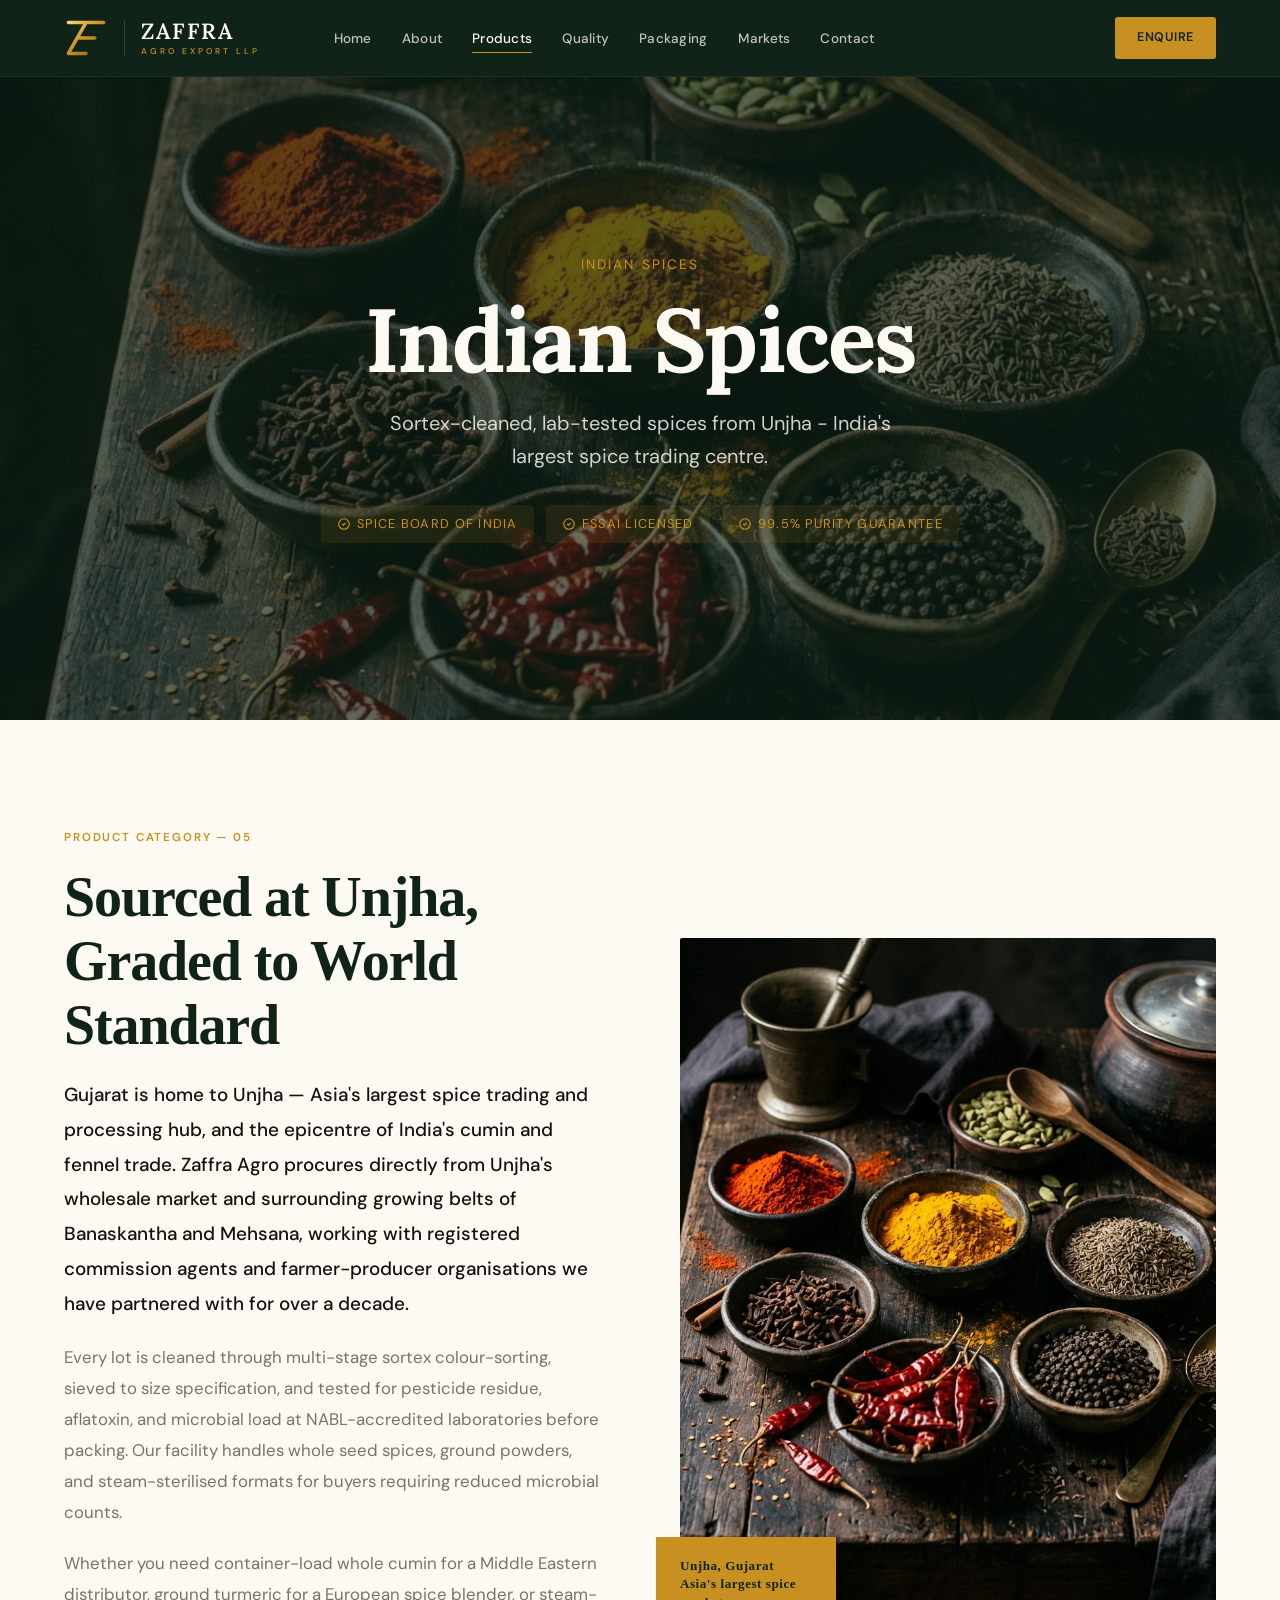
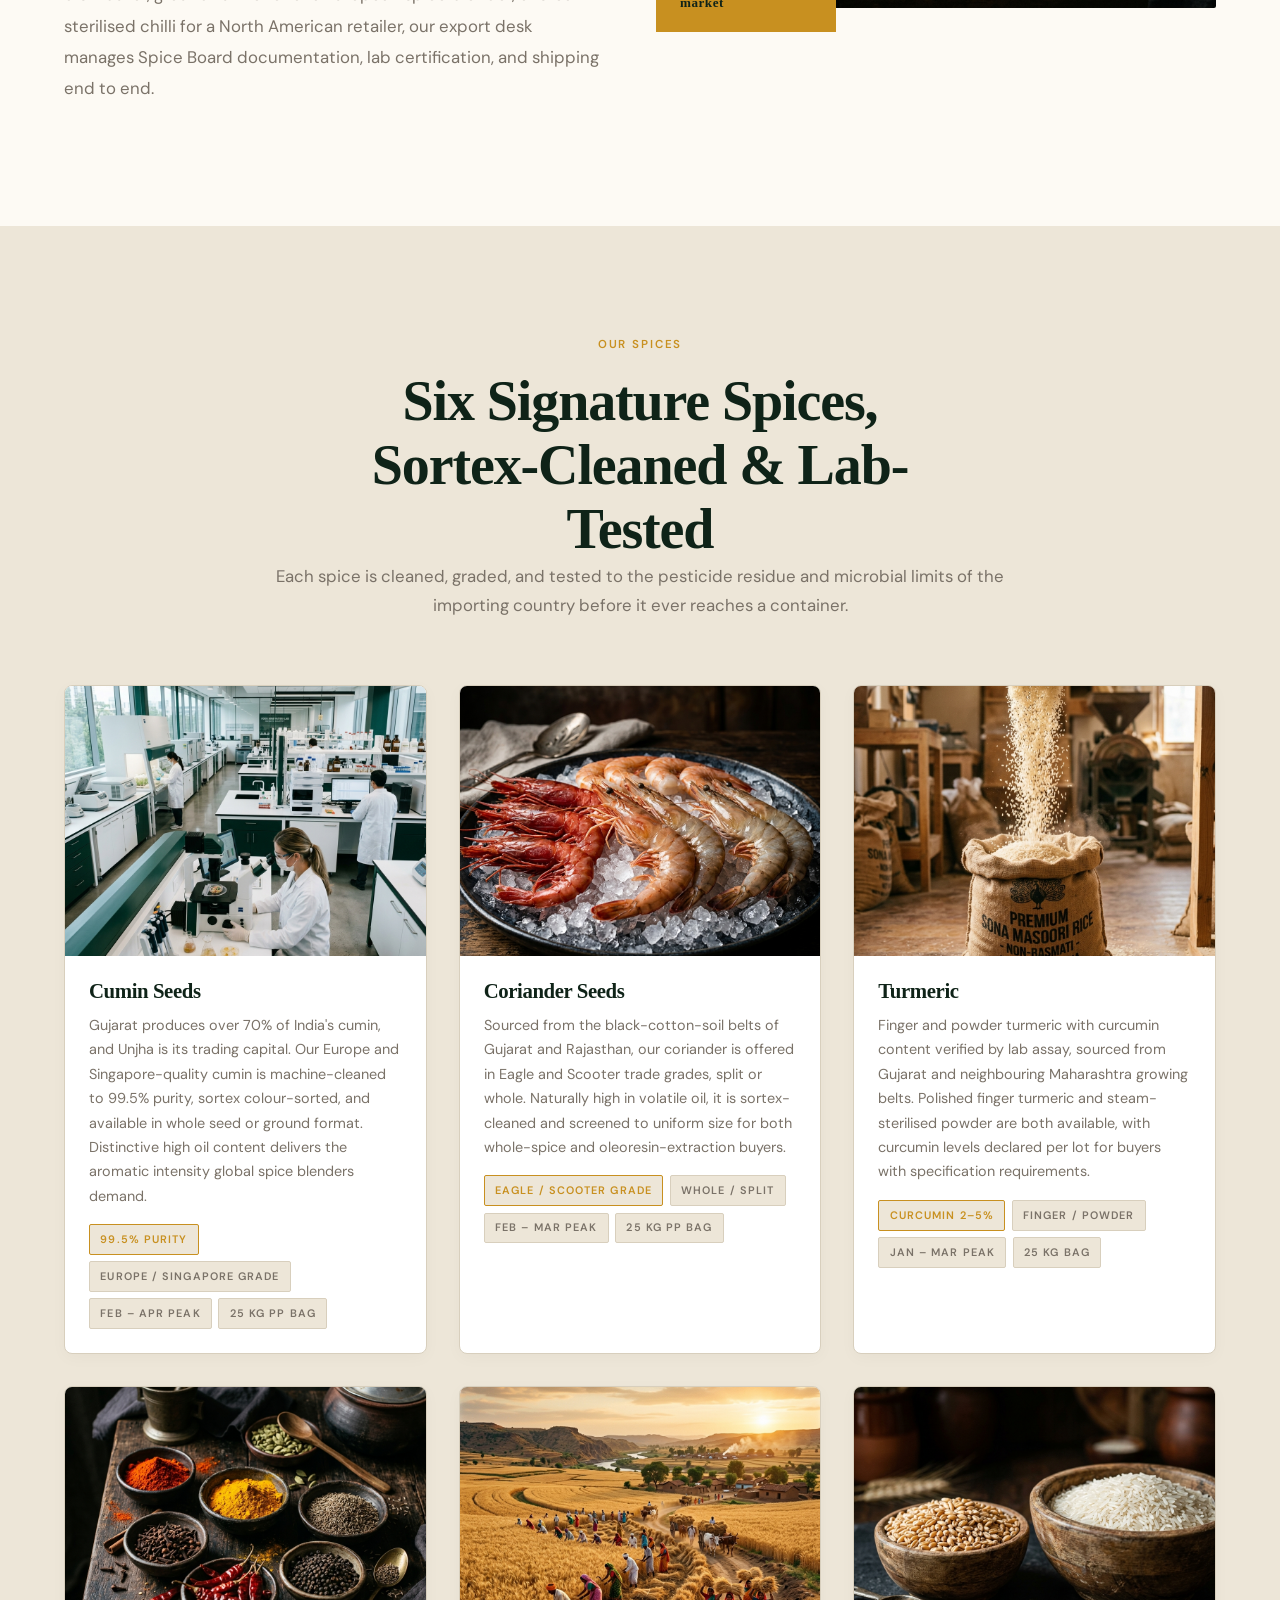
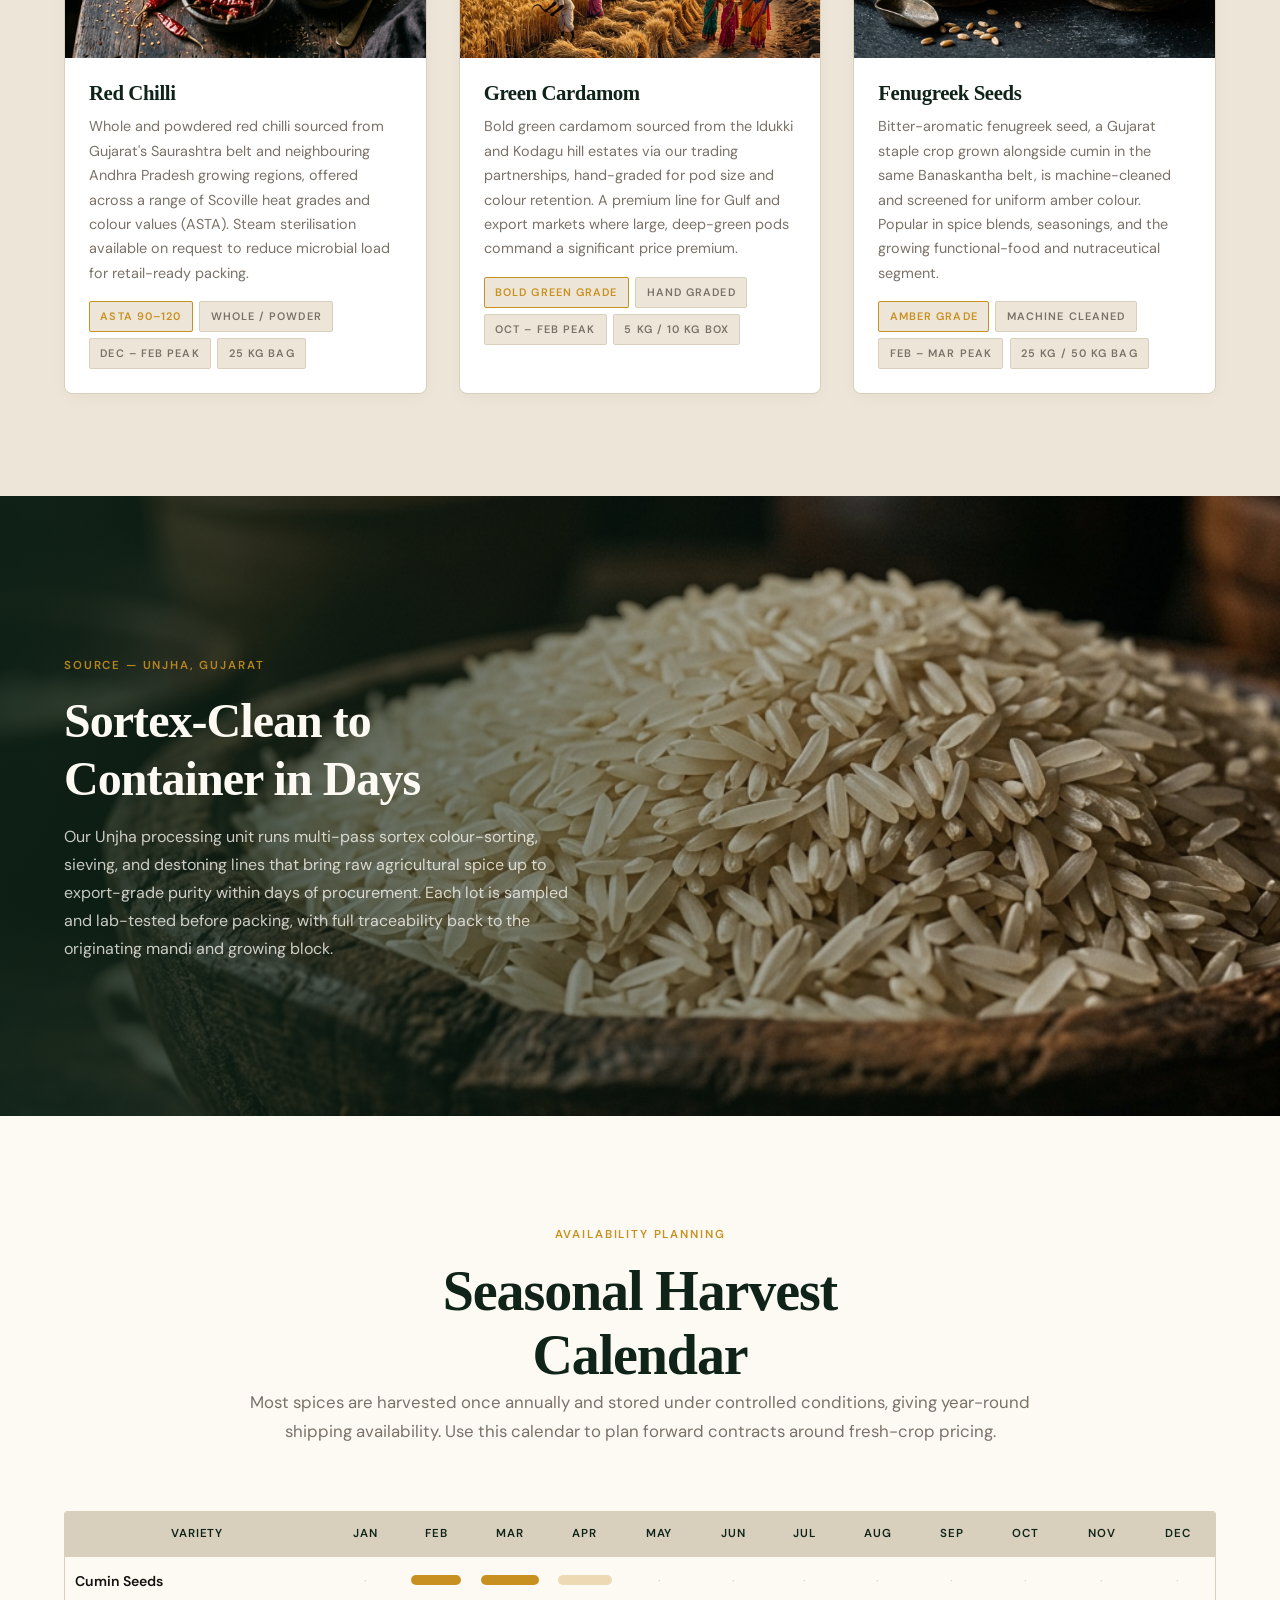
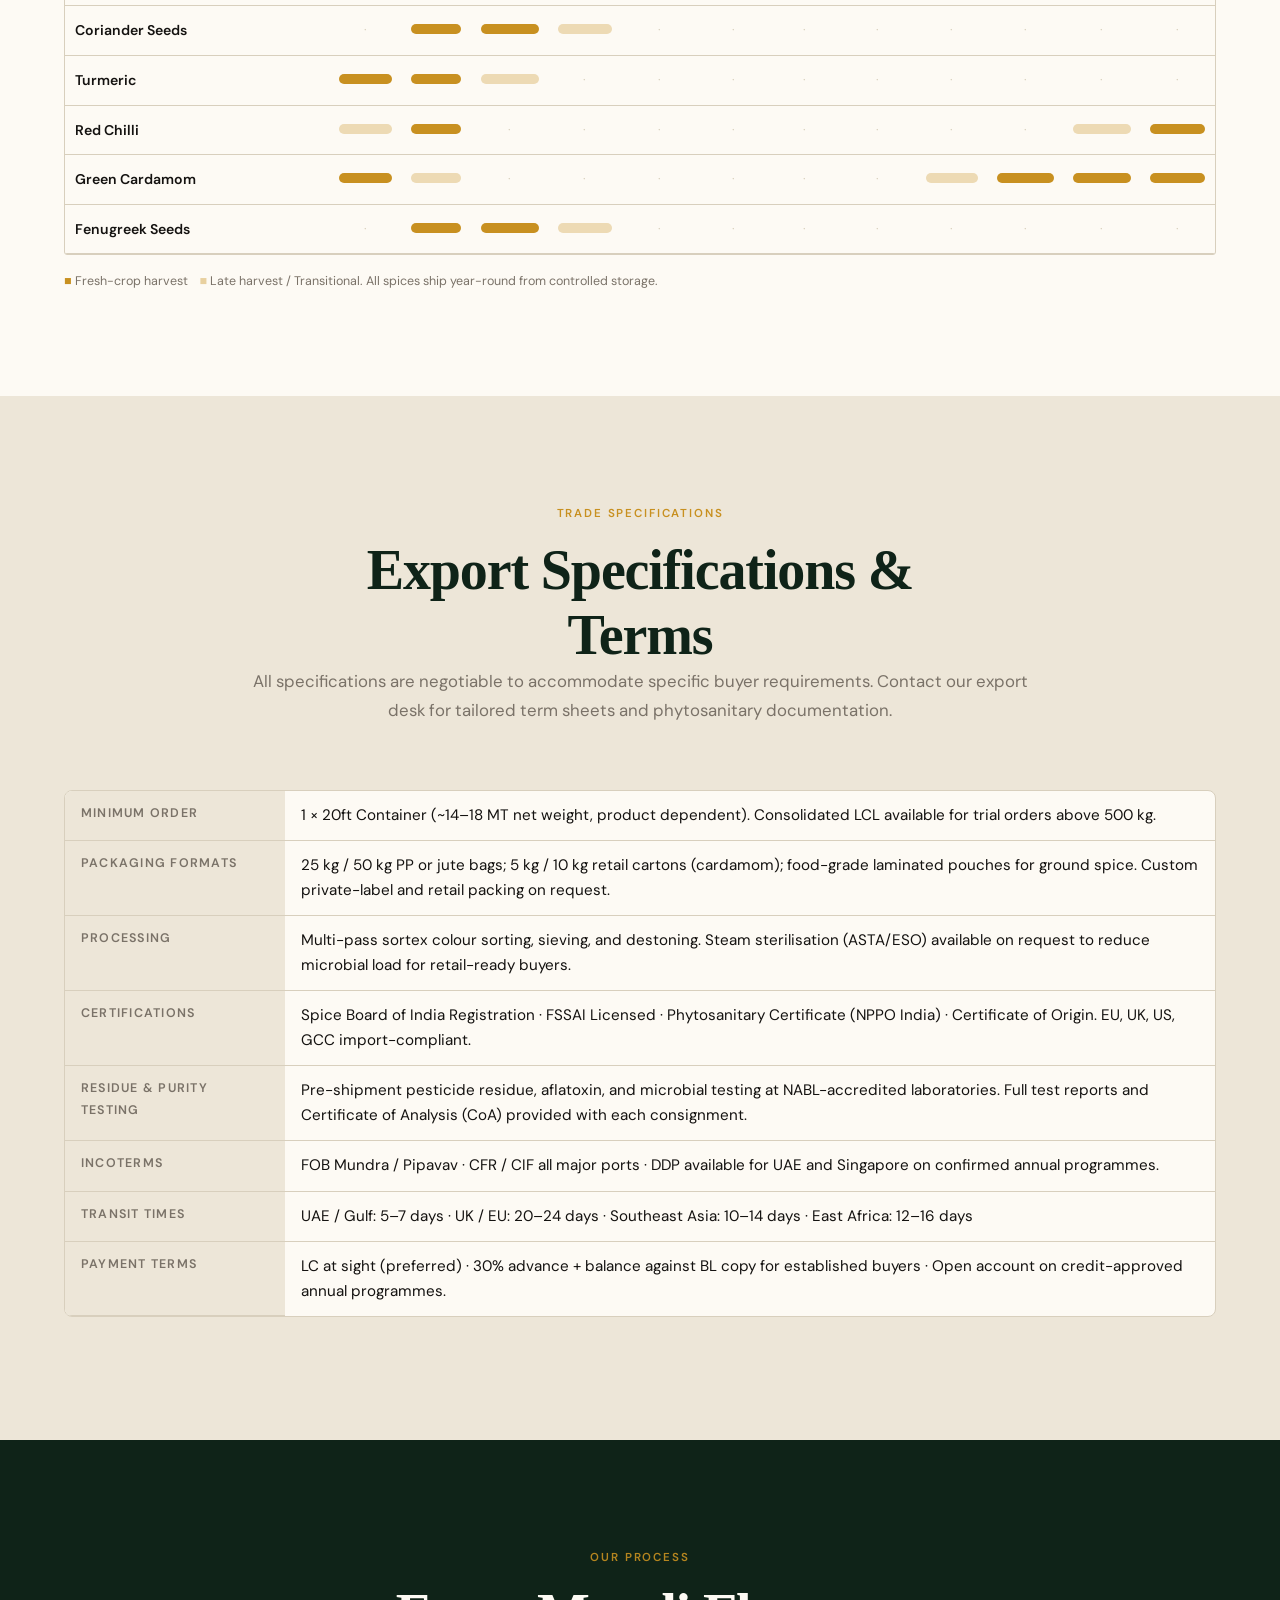
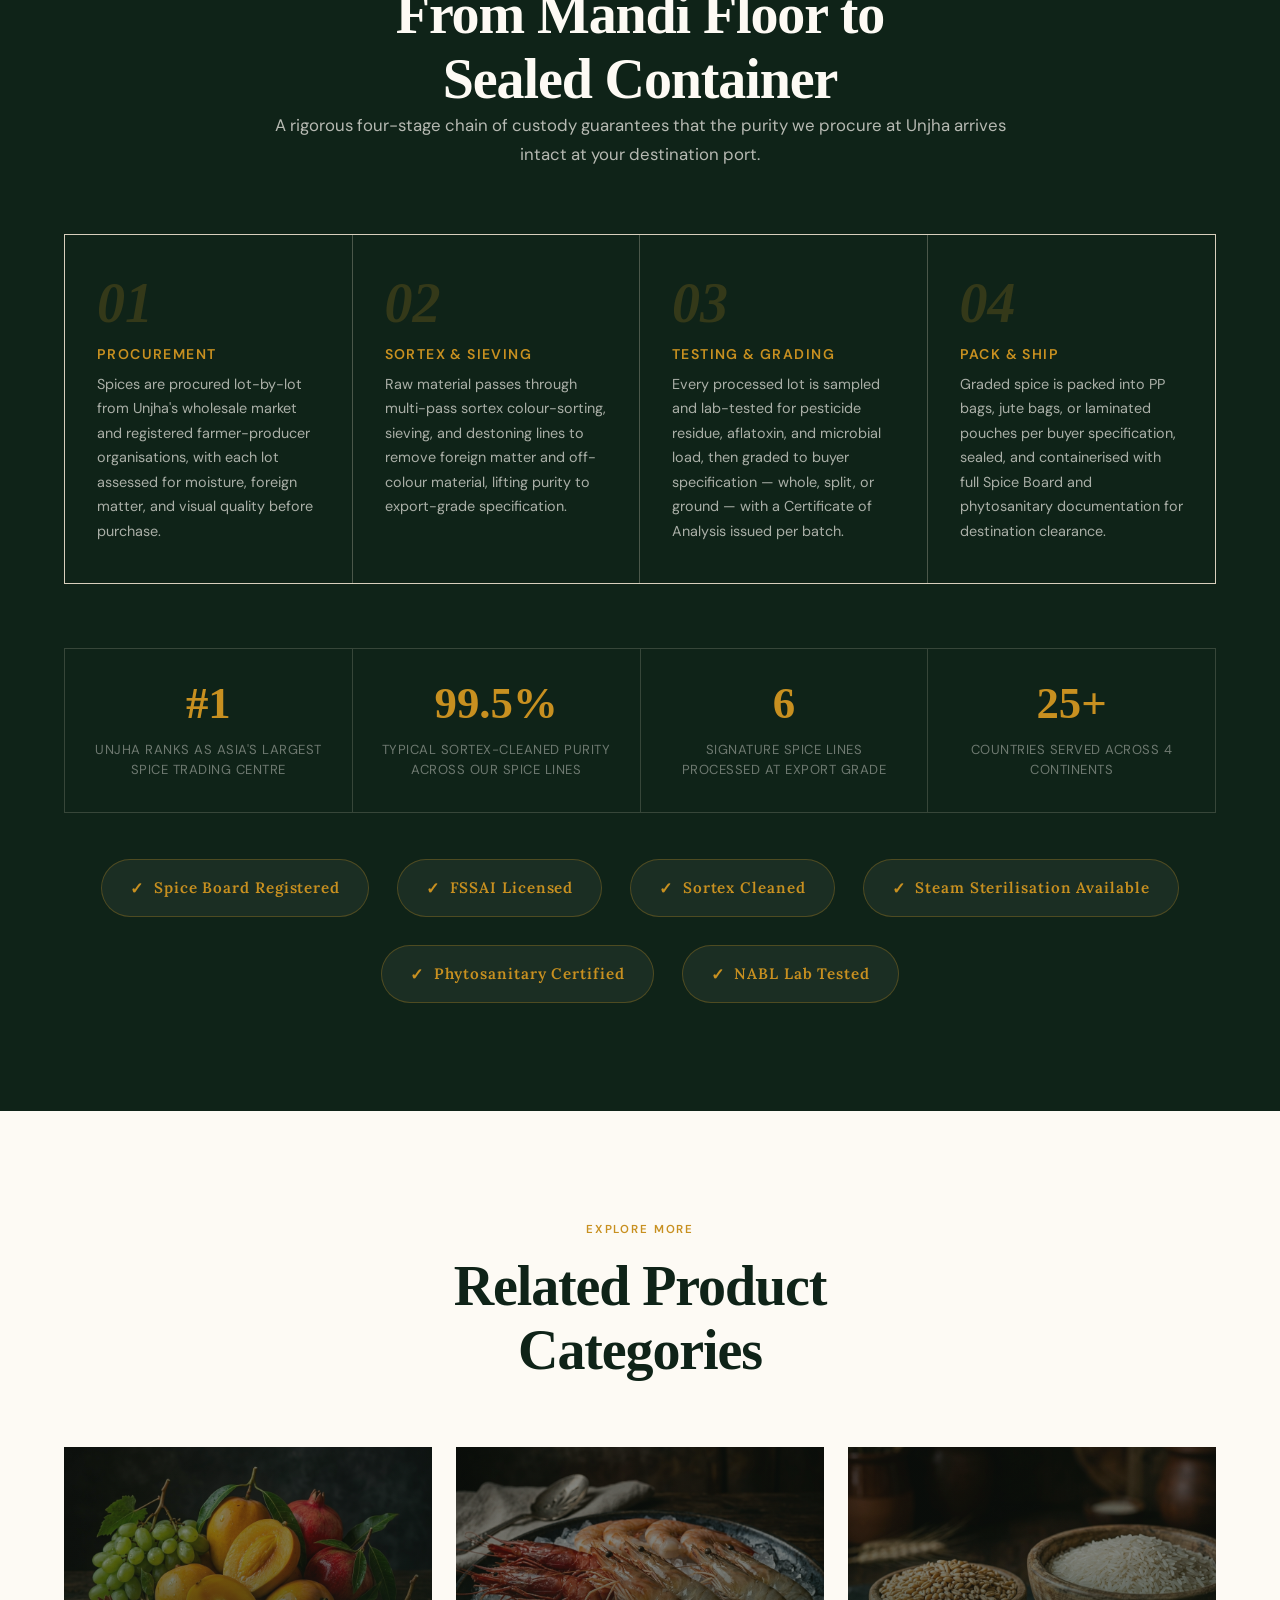
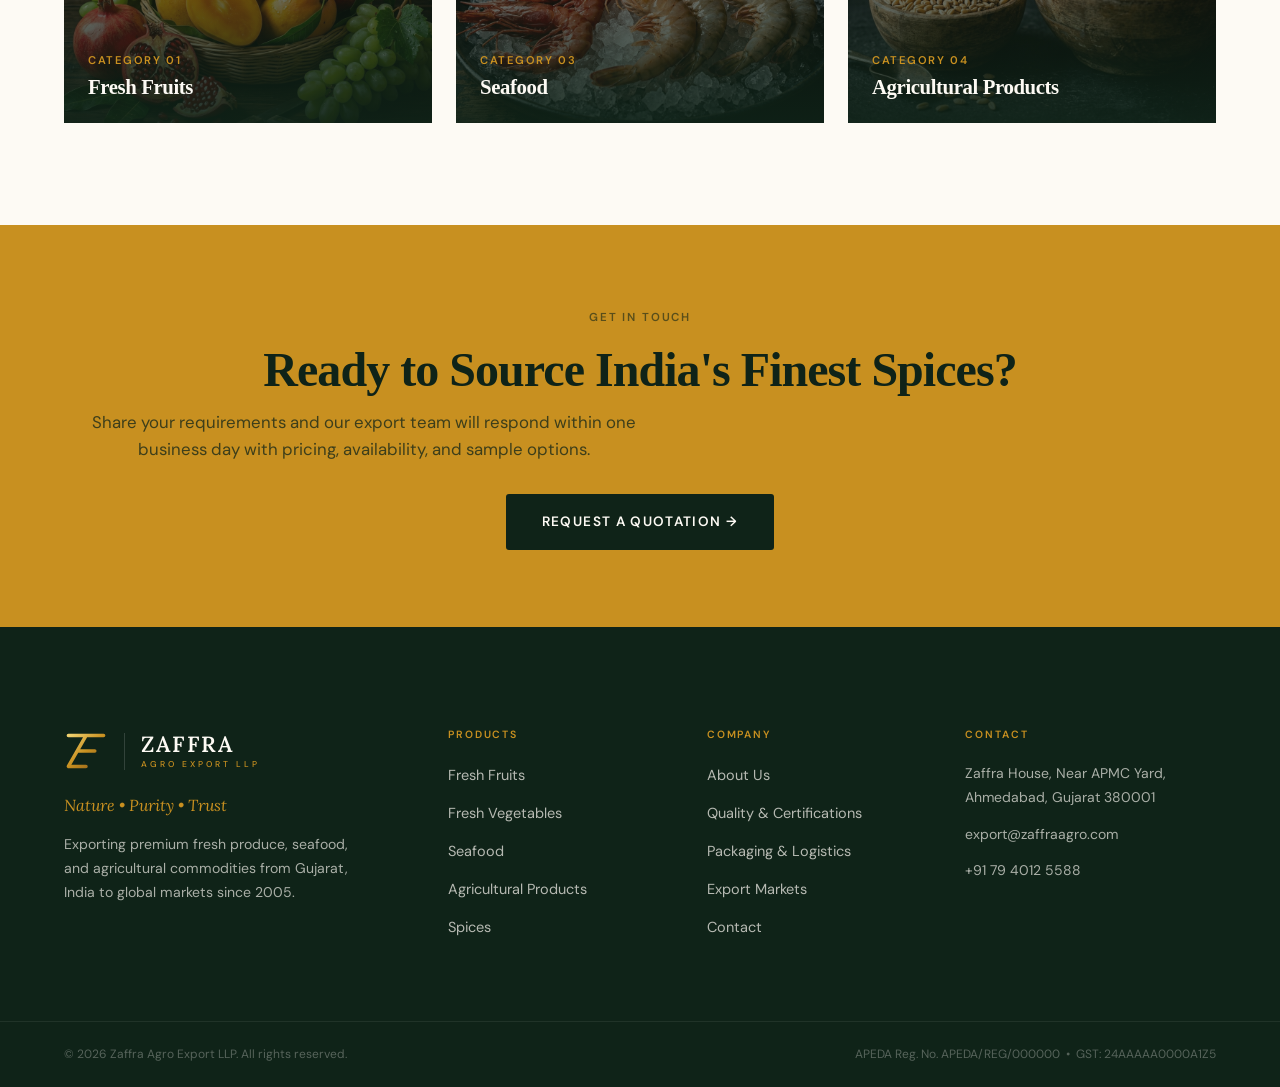
<file: spices.html>
﻿<!DOCTYPE html>
<html lang="en">
<head>
  <meta charset="UTF-8">
  <meta name="viewport" content="width=device-width, initial-scale=1.0">
  <title>Indian Spices Export — Cumin, Turmeric, Coriander &amp; More | Zaffra Agro Export LLP</title>
  <meta name="description" content="Zaffra Agro Export LLP supplies Spice Board-registered, sortex-cleaned Indian spices sourced from Unjha, Gujarat — cumin, coriander, turmeric, red chilli and fenugreek. Global export.">
  <link rel="preconnect" href="https://fonts.googleapis.com">
  <link rel="preconnect" href="https://fonts.gstatic.com" crossorigin>
  <link rel="stylesheet" href="https://fonts.googleapis.com/css2?family=Lora:ital,wght@0,400;0,500;0,600;0,700;1,400;1,700&family=DM+Sans:opsz,wght@9..40,400;9..40,500;9..40,600&display=swap">
  <link rel="stylesheet" href="css/style.css">
  <style>
    /* ── Product Hero ── */


    /* ── Section base ── */
    .section { padding: clamp(4rem, 8vw, 8rem) 5vw; }
    .section-inner { max-width: 1240px; margin: 0 auto; }
    .section-cream { background: #FDFAF4; }
    .section-stone { background: #EDE6D8; }
    .section-forest { background: #0F2318; }

    /* ── Labels / eyebrows ── */
    .label {
      display: inline-block;
      font-family: 'DM Sans', sans-serif;
      font-size: 0.72rem;
      font-weight: 600;
      letter-spacing: 0.16em;
      text-transform: uppercase;
      color: #C89020;
      margin-bottom: 1rem;
    }
    .label--light { color: rgba(200,144,32,0.9); }

    /* ── Section headings ── */
    .section-heading {
      font-family: 'Playfair Display', serif;
      font-size: clamp(2rem, 4.5vw, 3.5rem);
      font-weight: 700;
      color: #0F2318;
      line-height: 1.15;
      margin: 0 0 1.25rem;
      letter-spacing: -0.02em;
    }
    .section-heading--light { color: #FDFAF4; }
    .section-sub {
      font-family: 'DM Sans', sans-serif;
      font-size: 1.05rem;
      color: #7A7268;
      max-width: 640px;
      line-height: 1.75;
      margin: 0 0 3rem;
    }
    .section-sub--light { color: rgba(253,250,244,0.7); }

    /* ── Intro split ── */
    .intro-split {
      display: grid;
      grid-template-columns: 1fr 1fr;
      gap: 5rem;
      align-items: center;
    }
    @media (max-width: 800px) { .intro-split { grid-template-columns: 1fr; gap: 2.5rem; } }
    .intro-text p {
      font-family: 'DM Sans', sans-serif;
      font-size: 1.05rem;
      line-height: 1.85;
      color: #7A7268;
      margin: 0 0 1.25rem;
    }
    .intro-text p:first-of-type {
      font-size: 1.18rem;
      color: #141210;
      font-weight: 500;
    }
    .intro-img-wrap { position: relative; }
    .intro-img-wrap img {
      width: 100%;
      aspect-ratio: 4/5;
      object-fit: cover;
      border-radius: 2px;
      display: block;
    }
    .intro-img-badge {
      position: absolute;
      bottom: -1.5rem;
      left: -1.5rem;
      background: #C89020;
      color: #0F2318;
      font-family: 'Playfair Display', serif;
      font-weight: 700;
      font-size: 0.82rem;
      padding: 1.25rem 1.5rem;
      letter-spacing: 0.04em;
      max-width: 180px;
      line-height: 1.4;
    }

    /* ── Variety Grid ── */
    .variety-grid {
      display: grid;
      grid-template-columns: repeat(3, 1fr);
      gap: 2rem;
      margin-top: 3rem;
    }
    @media (max-width: 1000px) { .variety-grid { grid-template-columns: repeat(2, 1fr); } }
    @media (max-width: 580px) { .variety-grid { grid-template-columns: 1fr; } }

    .variety-card {
      background: #fff;
      border: 1px solid #D8CFBD;
      overflow: hidden;
      transition: box-shadow 0.3s, transform 0.3s;
    }
    .variety-card:hover {
      box-shadow: 0 12px 40px rgba(15,35,24,0.12);
      transform: translateY(-4px);
    }
    .variety-img { margin: 0; overflow: hidden; }
    .variety-img img {
      width: 100%;
      aspect-ratio: 4/3;
      object-fit: cover;
      display: block;
      transition: transform 0.5s ease;
    }
    .variety-card:hover .variety-img img { transform: scale(1.06); }
    .variety-info { padding: 1.5rem; }
    .variety-info h3 {
      font-family: 'Playfair Display', serif;
      font-size: 1.3rem;
      font-weight: 700;
      color: #0F2318;
      margin: 0 0 0.6rem;
    }
    .variety-info p {
      font-family: 'DM Sans', sans-serif;
      font-size: 0.9rem;
      color: #7A7268;
      line-height: 1.7;
      margin: 0 0 1rem;
    }
    .variety-tags { display: flex; flex-wrap: wrap; gap: 0.4rem; }
    .tag {
      display: inline-block;
      font-family: 'DM Sans', sans-serif;
      font-size: 0.68rem;
      font-weight: 600;
      letter-spacing: 0.1em;
      text-transform: uppercase;
      padding: 0.3rem 0.65rem;
      border: 1px solid #D8CFBD;
      color: #7A7268;
      border-radius: 2px;
    }
    .tag--gold { border-color: #C89020; color: #C89020; }
    .tag--forest { background: #0F2318; color: #FDFAF4; border-color: #0F2318; }

    /* ── Full-bleed image band ── */
    .img-band {
      position: relative;
      height: clamp(320px, 55vw, 620px);
      overflow: hidden;
    }
    .img-band img { width: 100%; height: 100%; object-fit: cover; display: block; }
    .img-band-overlay {
      position: absolute;
      inset: 0;
      background: linear-gradient(to right, rgba(15,35,24,0.9) 0%, rgba(15,35,24,0.3) 60%, transparent 100%);
      display: flex;
      align-items: center;
      padding: 0;
    }
    .img-band-text { max-width: 520px; }
    .img-band-text h2 {
      font-family: 'Playfair Display', serif;
      font-size: clamp(1.8rem, 4vw, 3rem);
      font-weight: 700;
      color: #FDFAF4;
      margin: 0 0 1rem;
      line-height: 1.2;
    }
    .img-band-text p {
      font-family: 'DM Sans', sans-serif;
      font-size: 1rem;
      color: rgba(253,250,244,0.78);
      line-height: 1.75;
      margin: 0;
    }

    /* ── Seasonal Calendar ── */
    .cal-wrap { overflow-x: auto; margin-top: 2.5rem; }
    .cal-table { width: 100%; min-width: 700px; border-collapse: collapse; }
    .cal-table th, .cal-table td {
      padding: 0.75rem 0.6rem;
      text-align: center;
      font-family: 'DM Sans', sans-serif;
      font-size: 0.8rem;
      border-bottom: 1px solid #D8CFBD;
    }
    .cal-table th {
      font-weight: 600;
      color: #0F2318;
      font-size: 0.72rem;
      letter-spacing: 0.08em;
      text-transform: uppercase;
      background: #D8CFBD;
    }
    .cal-table td:first-child {
      text-align: left;
      font-weight: 600;
      color: #141210;
      font-size: 0.88rem;
      min-width: 160px;
    }
    .cal-peak {
      background: #C89020;
      border-radius: 12px;
      display: inline-block;
      width: 100%;
      height: 10px;
    }
    .cal-avail {
      background: rgba(200,144,32,0.3);
      border-radius: 12px;
      display: inline-block;
      width: 100%;
      height: 10px;
    }
    .cal-empty { color: #D8CFBD; }

    /* ── Specs Table ── */
    .specs-table { width: 100%; border-collapse: collapse; margin-top: 2.5rem; }
    .specs-table tr { border-bottom: 1px solid #D8CFBD; }
    .specs-table tr:last-child { border-bottom: none; }
    .specs-table th {
      width: 220px;
      text-align: left;
      padding: 1rem 1.5rem 1rem 0;
      font-family: 'DM Sans', sans-serif;
      font-size: 0.78rem;
      font-weight: 600;
      letter-spacing: 0.1em;
      text-transform: uppercase;
      color: #7A7268;
      vertical-align: top;
    }
    .specs-table td {
      padding: 1rem 0;
      font-family: 'DM Sans', sans-serif;
      font-size: 0.95rem;
      color: #141210;
      line-height: 1.65;
    }

    /* ── Process Steps ── */
    .process-steps {
      display: grid;
      grid-template-columns: repeat(4, 1fr);
      gap: 0;
      margin-top: 3rem;
    }
    @media (max-width: 800px) { .process-steps { grid-template-columns: repeat(2, 1fr); } }
    @media (max-width: 480px) { .process-steps { grid-template-columns: 1fr; } }
    .process-step {
      padding: 2.5rem 2rem;
      border-right: 1px solid rgba(216,207,189,0.3);
    }
    .process-step:last-child { border-right: none; }
    .step-num {
      font-family: 'Playfair Display', serif;
      font-size: 3.5rem;
      font-weight: 900;
      color: rgba(200,144,32,0.2);
      line-height: 1;
      margin-bottom: 1rem;
      display: block;
    }
    .process-step h4 {
      font-family: 'DM Sans', sans-serif;
      font-size: 0.88rem;
      font-weight: 600;
      letter-spacing: 0.1em;
      text-transform: uppercase;
      color: #C89020;
      margin: 0 0 0.6rem;
    }
    .process-step p {
      font-family: 'DM Sans', sans-serif;
      font-size: 0.9rem;
      color: rgba(253,250,244,0.65);
      line-height: 1.7;
      margin: 0;
    }

    /* ── Stats row ── */
    .stats-row {
      display: grid;
      grid-template-columns: repeat(4, 1fr);
      gap: 0;
      border-top: 1px solid rgba(216,207,189,0.2);
      border-left: 1px solid rgba(216,207,189,0.2);
      margin-top: 4rem;
    }
    @media (max-width: 700px) { .stats-row { grid-template-columns: repeat(2, 1fr); } }
    .stat-item {
      padding: 2rem 1.5rem;
      border-right: 1px solid rgba(216,207,189,0.2);
      border-bottom: 1px solid rgba(216,207,189,0.2);
    }
    .stat-num {
      font-family: 'Playfair Display', serif;
      font-size: 2.8rem;
      font-weight: 900;
      color: #C89020;
      line-height: 1;
      display: block;
      margin-bottom: 0.4rem;
    }
    .stat-label {
      font-family: 'DM Sans', sans-serif;
      font-size: 0.82rem;
      color: rgba(253,250,244,0.6);
      line-height: 1.5;
    }

    /* ── Cert badges ── */
    .cert-row { display: flex; flex-wrap: wrap; gap: 1rem; margin-top: 2.5rem; }
    .cert-badge {
      display: flex;
      align-items: center;
      gap: 0.6rem;
      background: rgba(253,250,244,0.06);
      border: 1px solid rgba(216,207,189,0.2);
      padding: 0.7rem 1.2rem;
      font-family: 'DM Sans', sans-serif;
      font-size: 0.82rem;
      font-weight: 600;
      color: rgba(253,250,244,0.8);
      letter-spacing: 0.06em;
    }
    .cert-badge::before { content: '✓'; color: #C89020; font-size: 1rem; }

    /* ── Related Products ── */
    .related-grid {
      display: grid;
      grid-template-columns: repeat(3, 1fr);
      gap: 1.5rem;
      margin-top: 2.5rem;
    }
    @media (max-width: 700px) { .related-grid { grid-template-columns: 1fr; } }
    .related-card {
      display: block;
      position: relative;
      overflow: hidden;
      aspect-ratio: 4/3;
      text-decoration: none;
    }
    .related-card img { width: 100%; height: 100%; object-fit: cover; display: block; transition: transform 0.5s ease; }
    .related-card:hover img { transform: scale(1.07); }
    .related-card-overlay {
      position: absolute;
      inset: 0;
      background: linear-gradient(to top, rgba(15,35,24,0.88) 0%, rgba(15,35,24,0.2) 60%);
      display: flex;
      flex-direction: column;
      justify-content: flex-end;
      padding: 1.5rem;
    }
    .related-card-overlay span {
      font-family: 'DM Sans', sans-serif;
      font-size: 0.7rem;
      font-weight: 600;
      letter-spacing: 0.14em;
      text-transform: uppercase;
      color: #C89020;
      margin-bottom: 0.3rem;
    }
    .related-card-overlay h3 {
      font-family: 'Playfair Display', serif;
      font-size: 1.3rem;
      font-weight: 700;
      color: #FDFAF4;
      margin: 0;
    }

    /* ── CTA Band ── */
    .highlight-band {
      background: #C89020;
      padding: clamp(3rem, 6vw, 5rem) 5vw;
      text-align: center;
    }
    .highlight-band h2 {
      font-family: 'Playfair Display', serif;
      font-size: clamp(1.8rem, 4vw, 3rem);
      font-weight: 700;
      color: #0F2318;
      margin: 0 0 0.75rem;
    }
    .highlight-band p {
      font-family: 'DM Sans', sans-serif;
      font-size: 1.05rem;
      color: rgba(15,35,24,0.75);
      margin: 0 0 2rem;
    }
    .btn-dark {
      display: inline-flex;
      align-items: center;
      gap: 0.6rem;
      background: #0F2318;
      color: #FDFAF4;
      font-family: 'DM Sans', sans-serif;
      font-size: 0.85rem;
      font-weight: 600;
      letter-spacing: 0.1em;
      text-transform: uppercase;
      padding: 1rem 2.25rem;
      text-decoration: none;
      transition: background 0.25s, transform 0.2s;
    }
    .btn-dark:hover { background: #193D20; transform: translateY(-2px); }

    /* ── Reveal animation ── */
    .reveal { opacity: 0; transform: translateY(28px); transition: opacity 0.65s ease, transform 0.65s ease; }
    .reveal.visible { opacity: 1; transform: none; }
    .reveal-delay-1 { transition-delay: 0.1s; }
    .reveal-delay-2 { transition-delay: 0.2s; }
    .reveal-delay-3 { transition-delay: 0.3s; }
    .reveal-delay-4 { transition-delay: 0.4s; }
    .reveal-delay-5 { transition-delay: 0.5s; }
  </style>
</head>
<body class="page-interior">

  <!-- HEADER -->
  <header class="site-header" id="site-header">
    <div class="nav-container">
      <a href="index.html" class="brand">
        <svg class="brand-mark" viewBox="0 0 100 100" xmlns="http://www.w3.org/2000/svg"><defs><linearGradient id="goldGrad" x1="0%" y1="0%" x2="100%" y2="100%"><stop offset="0%" stop-color="#F2D270" /><stop offset="50%" stop-color="#C89020" /><stop offset="100%" stop-color="#8A5A19" /></linearGradient></defs><path d="M10 15 H90 M50 15 L10 85 H50 M30 50 H70" fill="none" stroke="url(#goldGrad)" stroke-width="8" stroke-linecap="round" stroke-linejoin="round"/></svg>
        <span class="brand-word">ZAFFRA<small>AGRO EXPORT LLP</small></span>
      </a>
      <nav class="main-nav">
        <ul>
          <li><a href="index.html">Home</a></li>
          <li><a href="about.html">About</a></li>
          <li class="has-dropdown"><a href="products.html" class="current">Products</a>
            <div class="dropdown">
              <a href="fresh-fruits.html">Fresh Fruits</a>
              <a href="fresh-vegetables.html">Fresh Vegetables</a>
              <a href="seafood.html">Seafood</a>
              <a href="agricultural.html">Agricultural Products</a>
              <a href="spices.html">Spices</a>
            </div>
          </li>
          <li><a href="quality.html">Quality</a></li>
          <li><a href="packaging.html">Packaging</a></li>
          <li><a href="countries.html">Markets</a></li>
          <li><a href="contact.html">Contact</a></li>
        </ul>
      </nav>
      <div class="nav-actions">
        <a href="contact.html" class="btn-nav-enquire">Enquire</a>
        <button class="mobile-toggle" id="mobile-toggle" aria-label="Open menu" aria-expanded="false"><span></span><span></span><span></span></button>
      </div>
    </div>
  </header>

  <!-- MOBILE PANEL -->
  <div class="mobile-panel" id="mobile-panel" aria-hidden="true">
    <button class="mobile-panel-close" aria-label="Close menu"><svg viewBox="0 0 24 24" fill="none" stroke="currentColor" stroke-width="1.5"><line x1="4" y1="4" x2="20" y2="20"/><line x1="20" y1="4" x2="4" y2="20"/></svg></button>
    <nav><ul>
      <li><a href="index.html">Home</a></li>
      <li><a href="about.html">About</a></li>
      <li><a href="fresh-fruits.html">Fresh Fruits</a></li>
      <li><a href="fresh-vegetables.html">Fresh Vegetables</a></li>
      <li><a href="seafood.html">Seafood</a></li>
      <li><a href="agricultural.html">Agricultural Products</a></li>
      <li><a href="spices.html">Spices</a></li>
      <li><a href="quality.html">Quality</a></li>
      <li><a href="packaging.html">Packaging</a></li>
      <li><a href="countries.html">Markets</a></li>
      <li><a href="contact.html">Contact</a></li>
    </ul></nav>
    <a href="contact.html" class="btn-primary" style="margin-top:auto;display:inline-flex">Send Enquiry</a>
  </div>

  <main>

    <!-- HERO -->
    <section class="product-hero" style="background-image:url('images/spices.png')">
      <div class="hero-inner">
        <div class="hero-category">Indian Spices</div>
        <h1>Indian Spices</h1>
        <p class="hero-subtitle">Sortex-cleaned, lab-tested spices from Unjha - India's largest spice trading centre.</p>
        <div class="hero-badges">
          <span class="hero-badge">
            <svg viewBox="0 0 24 24" fill="none" stroke="currentColor" stroke-width="2" width="14" height="14"><path d="M9 12l2 2 4-4m6 2a9 9 0 11-18 0 9 9 0 0118 0z"/></svg>
            Spice Board of India
          </span>
          <span class="hero-badge">
            <svg viewBox="0 0 24 24" fill="none" stroke="currentColor" stroke-width="2" width="14" height="14"><path d="M9 12l2 2 4-4m6 2a9 9 0 11-18 0 9 9 0 0118 0z"/></svg>
            FSSAI Licensed
          </span>
          <span class="hero-badge">
            <svg viewBox="0 0 24 24" fill="none" stroke="currentColor" stroke-width="2" width="14" height="14"><path d="M9 12l2 2 4-4m6 2a9 9 0 11-18 0 9 9 0 0118 0z"/></svg>
            99.5% Purity Guarantee
          </span>
        </div>
      </div>
    </section>

    <!-- INTRO SECTION -->
    <section class="section section-cream">
      <div class="section-inner">
        <div class="intro-split">
          <div class="intro-text">
            <span class="label reveal">Product Category — 05</span>
            <h2 class="section-heading reveal">Sourced at Unjha,<br>Graded to World Standard</h2>
            <p class="reveal">Gujarat is home to Unjha — Asia's largest spice trading and processing hub, and the epicentre of India's cumin and fennel trade. Zaffra Agro procures directly from Unjha's wholesale market and surrounding growing belts of Banaskantha and Mehsana, working with registered commission agents and farmer-producer organisations we have partnered with for over a decade.</p>
            <p class="reveal">Every lot is cleaned through multi-stage sortex colour-sorting, sieved to size specification, and tested for pesticide residue, aflatoxin, and microbial load at NABL-accredited laboratories before packing. Our facility handles whole seed spices, ground powders, and steam-sterilised formats for buyers requiring reduced microbial counts.</p>
            <p class="reveal">Whether you need container-load whole cumin for a Middle Eastern distributor, ground turmeric for a European spice blender, or steam-sterilised chilli for a North American retailer, our export desk manages Spice Board documentation, lab certification, and shipping end to end.</p>
          </div>
          <div class="intro-img-wrap reveal">
            <img src="images/spices.png" alt="Assorted whole Indian spices" loading="lazy" decoding="async">
            <div class="intro-img-badge">Unjha, Gujarat<br>Asia's largest spice market</div>
          </div>
        </div>
      </div>
    </section>

    <!-- VARIETY GRID -->
    <section class="section section-stone">
      <div class="section-inner">
        <div class="section-header section-header--center"><span class="label reveal">Our Spices</span>
        <h2 class="section-heading reveal">Six Signature Spices,<br>Sortex-Cleaned &amp; Lab-Tested</h2>
        <p class="section-sub reveal">Each spice is cleaned, graded, and tested to the pesticide residue and microbial limits of the importing country before it ever reaches a container.</p></div>

        <div class="variety-grid">

          <div class="variety-card reveal reveal-delay-1">
            <figure class="variety-img">
              <img src="images/quality_hero.png" alt="Whole cumin seeds" loading="lazy" decoding="async">
            </figure>
            <div class="variety-info">
              <h3>Cumin Seeds</h3>
              <p>Gujarat produces over 70% of India's cumin, and Unjha is its trading capital. Our Europe and Singapore-quality cumin is machine-cleaned to 99.5% purity, sortex colour-sorted, and available in whole seed or ground format. Distinctive high oil content delivers the aromatic intensity global spice blenders demand.</p>
              <div class="variety-tags">
                <span class="tag tag--gold">99.5% Purity</span>
                <span class="tag">Europe / Singapore Grade</span>
                <span class="tag">Feb – Apr Peak</span>
                <span class="tag">25 kg PP Bag</span>
              </div>
            </div>
          </div>

          <div class="variety-card reveal reveal-delay-2">
            <figure class="variety-img">
              <img src="images/seafood.png" alt="Coriander seeds" loading="lazy" decoding="async">
            </figure>
            <div class="variety-info">
              <h3>Coriander Seeds</h3>
              <p>Sourced from the black-cotton-soil belts of Gujarat and Rajasthan, our coriander is offered in Eagle and Scooter trade grades, split or whole. Naturally high in volatile oil, it is sortex-cleaned and screened to uniform size for both whole-spice and oleoresin-extraction buyers.</p>
              <div class="variety-tags">
                <span class="tag tag--gold">Eagle / Scooter Grade</span>
                <span class="tag">Whole / Split</span>
                <span class="tag">Feb – Mar Peak</span>
                <span class="tag">25 kg PP Bag</span>
              </div>
            </div>
          </div>

          <div class="variety-card reveal reveal-delay-3">
            <figure class="variety-img">
              <img src="images/sona_masoori.png" alt="Turmeric fingers and powder" loading="lazy" decoding="async">
            </figure>
            <div class="variety-info">
              <h3>Turmeric</h3>
              <p>Finger and powder turmeric with curcumin content verified by lab assay, sourced from Gujarat and neighbouring Maharashtra growing belts. Polished finger turmeric and steam-sterilised powder are both available, with curcumin levels declared per lot for buyers with specification requirements.</p>
              <div class="variety-tags">
                <span class="tag tag--gold">Curcumin 2–5%</span>
                <span class="tag">Finger / Powder</span>
                <span class="tag">Jan – Mar Peak</span>
                <span class="tag">25 kg Bag</span>
              </div>
            </div>
          </div>

          <div class="variety-card reveal reveal-delay-1">
            <figure class="variety-img">
              <img src="images/spices.png" alt="Dried red chillies" loading="lazy" decoding="async">
            </figure>
            <div class="variety-info">
              <h3>Red Chilli</h3>
              <p>Whole and powdered red chilli sourced from Gujarat's Saurashtra belt and neighbouring Andhra Pradesh growing regions, offered across a range of Scoville heat grades and colour values (ASTA). Steam sterilisation available on request to reduce microbial load for retail-ready packing.</p>
              <div class="variety-tags">
                <span class="tag tag--gold">ASTA 90–120</span>
                <span class="tag">Whole / Powder</span>
                <span class="tag">Dec – Feb Peak</span>
                <span class="tag">25 kg Bag</span>
              </div>
            </div>
          </div>

          <div class="variety-card reveal reveal-delay-2">
            <figure class="variety-img">
              <img src="images/wheat_fields.png" alt="Green cardamom pods" loading="lazy" decoding="async">
            </figure>
            <div class="variety-info">
              <h3>Green Cardamom</h3>
              <p>Bold green cardamom sourced from the Idukki and Kodagu hill estates via our trading partnerships, hand-graded for pod size and colour retention. A premium line for Gulf and export markets where large, deep-green pods command a significant price premium.</p>
              <div class="variety-tags">
                <span class="tag tag--gold">Bold Green Grade</span>
                <span class="tag">Hand Graded</span>
                <span class="tag">Oct – Feb Peak</span>
                <span class="tag">5 kg / 10 kg Box</span>
              </div>
            </div>
          </div>

          <div class="variety-card reveal reveal-delay-3">
            <figure class="variety-img">
              <img src="images/agricultural_products.png" alt="Fenugreek seeds" loading="lazy" decoding="async">
            </figure>
            <div class="variety-info">
              <h3>Fenugreek Seeds</h3>
              <p>Bitter-aromatic fenugreek seed, a Gujarat staple crop grown alongside cumin in the same Banaskantha belt, is machine-cleaned and screened for uniform amber colour. Popular in spice blends, seasonings, and the growing functional-food and nutraceutical segment.</p>
              <div class="variety-tags">
                <span class="tag tag--gold">Amber Grade</span>
                <span class="tag">Machine Cleaned</span>
                <span class="tag">Feb – Mar Peak</span>
                <span class="tag">25 kg / 50 kg Bag</span>
              </div>
            </div>
          </div>

        </div>
      </div>
    </section>

    <!-- FULL-BLEED IMAGE BAND -->
    <div class="img-band">
      <img src="images/basmati_rice.png" alt="Spice market stalls at Unjha, Gujarat" loading="lazy" decoding="async">
      <div class="img-band-overlay">
        <div class="container" style="width: 100%;">
          <div class="img-band-text">
          <span class="label label--light reveal">Source — Unjha, Gujarat</span>
          <h2 class="reveal">Sortex-Clean to<br>Container in Days</h2>
          <p class="reveal">Our Unjha processing unit runs multi-pass sortex colour-sorting, sieving, and destoning lines that bring raw agricultural spice up to export-grade purity within days of procurement. Each lot is sampled and lab-tested before packing, with full traceability back to the originating mandi and growing block.</p>
        </div>
        </div>
      </div>
    </div>

    <!-- SEASONAL CALENDAR -->
    <section class="section section-cream">
      <div class="section-inner">
        <div class="section-header section-header--center">
          <span class="label reveal">Availability Planning</span>
        <h2 class="section-heading reveal">Seasonal Harvest Calendar</h2>
        <p class="section-sub reveal">Most spices are harvested once annually and stored under controlled conditions, giving year-round shipping availability. Use this calendar to plan forward contracts around fresh-crop pricing.</p>
        </div>
        <div class="cal-wrap reveal">
          <table class="cal-table">
            <thead>
              <tr>
                <th>Variety</th>
                <th>Jan</th><th>Feb</th><th>Mar</th><th>Apr</th><th>May</th><th>Jun</th>
                <th>Jul</th><th>Aug</th><th>Sep</th><th>Oct</th><th>Nov</th><th>Dec</th>
              </tr>
            </thead>
            <tbody>
              <tr>
                <td>Cumin Seeds</td>
                <td class="cal-empty">·</td>
                <td><span class="cal-peak"></span></td>
                <td><span class="cal-peak"></span></td>
                <td><span class="cal-avail"></span></td>
                <td class="cal-empty">·</td><td class="cal-empty">·</td><td class="cal-empty">·</td><td class="cal-empty">·</td><td class="cal-empty">·</td><td class="cal-empty">·</td><td class="cal-empty">·</td><td class="cal-empty">·</td>
              </tr>
              <tr>
                <td>Coriander Seeds</td>
                <td class="cal-empty">·</td>
                <td><span class="cal-peak"></span></td>
                <td><span class="cal-peak"></span></td>
                <td><span class="cal-avail"></span></td>
                <td class="cal-empty">·</td><td class="cal-empty">·</td><td class="cal-empty">·</td><td class="cal-empty">·</td><td class="cal-empty">·</td><td class="cal-empty">·</td><td class="cal-empty">·</td><td class="cal-empty">·</td>
              </tr>
              <tr>
                <td>Turmeric</td>
                <td><span class="cal-peak"></span></td>
                <td><span class="cal-peak"></span></td>
                <td><span class="cal-avail"></span></td>
                <td class="cal-empty">·</td><td class="cal-empty">·</td><td class="cal-empty">·</td><td class="cal-empty">·</td><td class="cal-empty">·</td><td class="cal-empty">·</td><td class="cal-empty">·</td><td class="cal-empty">·</td><td class="cal-empty">·</td>
              </tr>
              <tr>
                <td>Red Chilli</td>
                <td><span class="cal-avail"></span></td>
                <td><span class="cal-peak"></span></td>
                <td class="cal-empty">·</td><td class="cal-empty">·</td><td class="cal-empty">·</td><td class="cal-empty">·</td><td class="cal-empty">·</td><td class="cal-empty">·</td><td class="cal-empty">·</td><td class="cal-empty">·</td>
                <td><span class="cal-avail"></span></td>
                <td><span class="cal-peak"></span></td>
              </tr>
              <tr>
                <td>Green Cardamom</td>
                <td><span class="cal-peak"></span></td>
                <td><span class="cal-avail"></span></td>
                <td class="cal-empty">·</td><td class="cal-empty">·</td><td class="cal-empty">·</td><td class="cal-empty">·</td><td class="cal-empty">·</td><td class="cal-empty">·</td>
                <td><span class="cal-avail"></span></td>
                <td><span class="cal-peak"></span></td>
                <td><span class="cal-peak"></span></td>
                <td><span class="cal-peak"></span></td>
              </tr>
              <tr>
                <td>Fenugreek Seeds</td>
                <td class="cal-empty">·</td>
                <td><span class="cal-peak"></span></td>
                <td><span class="cal-peak"></span></td>
                <td><span class="cal-avail"></span></td>
                <td class="cal-empty">·</td><td class="cal-empty">·</td><td class="cal-empty">·</td><td class="cal-empty">·</td><td class="cal-empty">·</td><td class="cal-empty">·</td><td class="cal-empty">·</td><td class="cal-empty">·</td>
              </tr>
            </tbody>
          </table>
        </div>
        <p style="font-family:'DM Sans',sans-serif;font-size:0.78rem;color:#7A7268;margin-top:1rem;" class="reveal">
          <strong style="color:#C89020">&#9632;</strong> Fresh-crop harvest &nbsp;&nbsp;
          <strong style="color:rgba(200,144,32,0.4)">&#9632;</strong> Late harvest / Transitional. All spices ship year-round from controlled storage.
        </p>
      </div>
    </section>

    <!-- EXPORT SPECS -->
    <section class="section section-stone">
      <div class="section-inner">
        <div class="section-header section-header--center">
          <span class="label reveal">Trade Specifications</span>
        <h2 class="section-heading reveal">Export Specifications &amp; Terms</h2>
        <p class="section-sub reveal">All specifications are negotiable to accommodate specific buyer requirements. Contact our export desk for tailored term sheets and phytosanitary documentation.</p>
        </div>
        <table class="specs-table reveal">
          <tbody>
            <tr>
              <th>Minimum Order</th>
              <td>1 × 20ft Container (~14–18 MT net weight, product dependent). Consolidated LCL available for trial orders above 500 kg.</td>
            </tr>
            <tr>
              <th>Packaging Formats</th>
              <td>25 kg / 50 kg PP or jute bags; 5 kg / 10 kg retail cartons (cardamom); food-grade laminated pouches for ground spice. Custom private-label and retail packing on request.</td>
            </tr>
            <tr>
              <th>Processing</th>
              <td>Multi-pass sortex colour sorting, sieving, and destoning. Steam sterilisation (ASTA/ESO) available on request to reduce microbial load for retail-ready buyers.</td>
            </tr>
            <tr>
              <th>Certifications</th>
              <td>Spice Board of India Registration · FSSAI Licensed · Phytosanitary Certificate (NPPO India) · Certificate of Origin. EU, UK, US, GCC import-compliant.</td>
            </tr>
            <tr>
              <th>Residue &amp; Purity Testing</th>
              <td>Pre-shipment pesticide residue, aflatoxin, and microbial testing at NABL-accredited laboratories. Full test reports and Certificate of Analysis (CoA) provided with each consignment.</td>
            </tr>
            <tr>
              <th>Incoterms</th>
              <td>FOB Mundra / Pipavav · CFR / CIF all major ports · DDP available for UAE and Singapore on confirmed annual programmes.</td>
            </tr>
            <tr>
              <th>Transit Times</th>
              <td>UAE / Gulf: 5–7 days · UK / EU: 20–24 days · Southeast Asia: 10–14 days · East Africa: 12–16 days</td>
            </tr>
            <tr>
              <th>Payment Terms</th>
              <td>LC at sight (preferred) · 30% advance + balance against BL copy for established buyers · Open account on credit-approved annual programmes.</td>
            </tr>
          </tbody>
        </table>
      </div>
    </section>

    <!-- PROCESS STEPS -->
    <section class="section section-forest">
      <div class="section-inner">
        <div class="section-header section-header--center">
          <span class="label label--light reveal">Our Process</span>
        <h2 class="section-heading section-heading--light reveal">From Mandi Floor to<br>Sealed Container</h2>
        <p class="section-sub section-sub--light reveal">A rigorous four-stage chain of custody guarantees that the purity we procure at Unjha arrives intact at your destination port.</p>
        </div>
        <div class="process-steps">
          <div class="process-step reveal reveal-delay-1">
            <span class="step-num">01</span>
            <h4>Procurement</h4>
            <p>Spices are procured lot-by-lot from Unjha's wholesale market and registered farmer-producer organisations, with each lot assessed for moisture, foreign matter, and visual quality before purchase.</p>
          </div>
          <div class="process-step reveal reveal-delay-2">
            <span class="step-num">02</span>
            <h4>Sortex &amp; Sieving</h4>
            <p>Raw material passes through multi-pass sortex colour-sorting, sieving, and destoning lines to remove foreign matter and off-colour material, lifting purity to export-grade specification.</p>
          </div>
          <div class="process-step reveal reveal-delay-3">
            <span class="step-num">03</span>
            <h4>Testing &amp; Grading</h4>
            <p>Every processed lot is sampled and lab-tested for pesticide residue, aflatoxin, and microbial load, then graded to buyer specification — whole, split, or ground — with a Certificate of Analysis issued per batch.</p>
          </div>
          <div class="process-step reveal reveal-delay-4">
            <span class="step-num">04</span>
            <h4>Pack &amp; Ship</h4>
            <p>Graded spice is packed into PP bags, jute bags, or laminated pouches per buyer specification, sealed, and containerised with full Spice Board and phytosanitary documentation for destination clearance.</p>
          </div>
        </div>

        <div class="stats-row">
          <div class="stat-item reveal reveal-delay-1">
            <span class="stat-num">#1</span>
            <span class="stat-label">Unjha ranks as Asia's largest spice trading centre</span>
          </div>
          <div class="stat-item reveal reveal-delay-2">
            <span class="stat-num">99.5%</span>
            <span class="stat-label">Typical sortex-cleaned purity across our spice lines</span>
          </div>
          <div class="stat-item reveal reveal-delay-3">
            <span class="stat-num">6</span>
            <span class="stat-label">Signature spice lines processed at export grade</span>
          </div>
          <div class="stat-item reveal reveal-delay-4">
            <span class="stat-num">25+</span>
            <span class="stat-label">Countries served across 4 continents</span>
          </div>
        </div>

        <div class="cert-row reveal">
          <span class="cert-badge">Spice Board Registered</span>
          <span class="cert-badge">FSSAI Licensed</span>
          <span class="cert-badge">Sortex Cleaned</span>
          <span class="cert-badge">Steam Sterilisation Available</span>
          <span class="cert-badge">Phytosanitary Certified</span>
          <span class="cert-badge">NABL Lab Tested</span>
        </div>
      </div>
    </section>

    <!-- RELATED PRODUCTS -->
    <section class="section section-cream">
      <div class="section-inner">
        <div class="section-header section-header--center">
          <span class="label reveal">Explore More</span>
        <h2 class="section-heading reveal">Related Product Categories</h2>
        </div>
        <div class="related-grid">
          <a href="fresh-fruits.html" class="related-card reveal reveal-delay-1">
            <img src="images/fresh_fruits.png" alt="Fresh fruit export" loading="lazy" decoding="async">
            <div class="related-card-overlay">
              <span>Category 01</span>
              <h3>Fresh Fruits</h3>
            </div>
          </a>
          <a href="seafood.html" class="related-card reveal reveal-delay-2">
            <img src="images/seafood.png" alt="Seafood export" loading="lazy" decoding="async">
            <div class="related-card-overlay">
              <span>Category 03</span>
              <h3>Seafood</h3>
            </div>
          </a>
          <a href="agricultural.html" class="related-card reveal reveal-delay-3">
            <img src="images/agricultural_products.png" alt="Agricultural commodities export" loading="lazy" decoding="async">
            <div class="related-card-overlay">
              <span>Category 04</span>
              <h3>Agricultural Products</h3>
            </div>
          </a>
        </div>
      </div>
    </section>

    <!-- CTA BAND -->
    <div class="highlight-band">
      <span class="label" style="color:rgba(15,35,24,0.6)">Get In Touch</span>
      <h2>Ready to Source India's Finest Spices?</h2>
      <p>Share your requirements and our export team will respond within one business day with pricing, availability, and sample options.</p>
      <a href="contact.html" class="btn-dark">Request a Quotation &#8594;</a>
    </div>

  </main>

  <!-- FOOTER -->
  <footer class="site-footer">
    <div class="footer-inner">
      <div class="footer-brand-col">
        <a href="index.html" class="brand brand--light">
          <svg class="brand-mark" viewBox="0 0 100 100" xmlns="http://www.w3.org/2000/svg"><defs><linearGradient id="goldGrad" x1="0%" y1="0%" x2="100%" y2="100%"><stop offset="0%" stop-color="#F2D270" /><stop offset="50%" stop-color="#C89020" /><stop offset="100%" stop-color="#8A5A19" /></linearGradient></defs><path d="M10 15 H90 M50 15 L10 85 H50 M30 50 H70" fill="none" stroke="url(#goldGrad)" stroke-width="8" stroke-linecap="round" stroke-linejoin="round"/></svg>
          <span class="brand-word">ZAFFRA<small>AGRO EXPORT LLP</small></span>
        </a>
        <p class="footer-tagline">Nature &bull; Purity &bull; Trust</p>
        <p class="footer-desc">Exporting premium fresh produce, seafood, and agricultural commodities from Gujarat, India to global markets since 2005.</p>
      </div>
      <div class="footer-nav-col"><h4>Products</h4><ul>
        <li><a href="fresh-fruits.html">Fresh Fruits</a></li>
        <li><a href="fresh-vegetables.html">Fresh Vegetables</a></li>
        <li><a href="seafood.html">Seafood</a></li>
        <li><a href="agricultural.html">Agricultural Products</a></li>
        <li><a href="spices.html">Spices</a></li>
      </ul></div>
      <div class="footer-nav-col"><h4>Company</h4><ul>
        <li><a href="about.html">About Us</a></li>
        <li><a href="quality.html">Quality &amp; Certifications</a></li>
        <li><a href="packaging.html">Packaging &amp; Logistics</a></li>
        <li><a href="countries.html">Export Markets</a></li>
        <li><a href="contact.html">Contact</a></li>
      </ul></div>
      <div class="footer-contact-col"><h4>Contact</h4>
        <address>
          <p>Zaffra House, Near APMC Yard,<br>Ahmedabad, Gujarat 380001</p>
          <p><a href="mailto:export@zaffraagro.com">export@zaffraagro.com</a></p>
          <p><a href="tel:+917940125588">+91 79 4012 5588</a></p>
        </address>
      </div>
    </div>
    <div class="footer-bottom">
      <p>&copy; 2026 Zaffra Agro Export LLP. All rights reserved.</p>
      <p>APEDA Reg. No. APEDA/REG/000000 &nbsp;&bull;&nbsp; GST: 24AAAAA0000A1Z5</p>
    </div>
  </footer>

  <script src="js/script.js"></script>
</body>
</html>
</file>
<file: css/style.css>
/* =============================================================================
   ZAFFRA AGRO EXPORT LLP — "From Earth to Table"
   Bold, Premium, Characterful — Complete Design System
   ============================================================================= */

/* Fonts are loaded via <link> in <head> on every page (faster than @import). */

/* === DESIGN TOKENS === */
:root {
  --forest:        #0F2318;
  --forest-mid:    #193D20;
  --forest-light:  #244E2B;
  --saffron:       #C89020;
  --saffron-light: #E8B040;
  --saffron-deep:  #7A5A1E; /* AA-safe (4.6:1+) variant for small text on cream/stone backgrounds */
  --terra:         #A84E28;
  --cream:         #FDFAF4;
  --ivory:         #F7F3EA;
  --stone:         #EDE6D8;
  --stone-dark:    #DDD4C0;
  --ink:           #141210;
  --mid:           #7A7268;
  --muted:         #A09890;
  --hairline:      #D8CFBD;
  --white:         #FFFFFF;
  --overlay:       rgba(15, 35, 24, 0.72);
  --overlay-strong:rgba(15, 35, 24, 0.88);

  --serif:  'Lora', Georgia, 'Times New Roman', serif;
  --sans:   'DM Sans', system-ui, -apple-system, sans-serif;

  --container: 1380px;
  --gutter-x:  clamp(20px, 5vw, 80px);

  --ease:      cubic-bezier(0.16, 1, 0.3, 1);
  --ease-std:  cubic-bezier(0.4, 0, 0.2, 1);

  --radius:    3px;
  --shadow-sm: 0 4px 16px rgba(20,18,16,0.06);
  --shadow-md: 0 12px 40px rgba(20,18,16,0.10);
  --shadow-lg: 0 24px 80px rgba(20,18,16,0.16);
}

/* === RESET & BASE === */
*, *::before, *::after { box-sizing: border-box; margin: 0; padding: 0; }
html { scroll-behavior: smooth; font-size: 16px; }
body {
  background: var(--cream);
  color: var(--ink);
  font-family: var(--sans);
  font-size: 1rem;
  line-height: 1.75;
  -webkit-font-smoothing: antialiased;
  -moz-osx-font-smoothing: grayscale;
  overflow-x: hidden;
}
img  { max-width: 100%; display: block; height: auto; }
a    { color: inherit; text-decoration: none; }
ul   { list-style: none; }
button { font-family: inherit; cursor: pointer; border: none; background: none; }
input, textarea, select { font-family: inherit; }
address { font-style: normal; }

/* Brand text selection colour */
::selection { background: var(--saffron); color: var(--forest); }
::-moz-selection { background: var(--saffron); color: var(--forest); }

/* === TYPOGRAPHY === */
h1, h2, h3, h4 {
  font-family: var(--serif);
  font-weight: 700;
  line-height: 1.1;
  letter-spacing: -0.02em;
}
.display {
  font-size: clamp(3.8rem, 8vw, 8.5rem);
  font-family: var(--serif);
  font-weight: 900;
  line-height: 0.92;
  letter-spacing: -0.04em;
}
h1 { font-size: clamp(2.5rem, 4.5vw, 4.5rem); }
h2 { font-size: clamp(2rem, 3.5vw, 3.2rem); }
h3 { font-size: clamp(1.3rem, 2vw, 1.8rem); font-weight: 600; }
h4 { font-size: 1rem; font-weight: 600; letter-spacing: 0.08em; text-transform: uppercase; font-family: var(--sans); }
p  { margin: 0; }
.lead { font-size: clamp(1.1rem, 1.5vw, 1.3rem); line-height: 1.65; color: var(--mid); }
.body-lg { font-size: 1.05rem; line-height: 1.8; }
.label {
  display: inline-block;
  font-family: var(--sans);
  font-size: 11px;
  font-weight: 600;
  letter-spacing: 0.18em;
  text-transform: uppercase;
  color: var(--saffron-deep);
  margin-bottom: 18px;
}
.label--light { color: rgba(253,250,244,0.6); }
.pullquote {
  font-family: var(--serif);
  font-style: italic;
  font-size: clamp(1.4rem, 2.2vw, 2rem);
  line-height: 1.4;
  color: var(--forest);
}
.stat-number {
  font-family: var(--serif);
  font-size: clamp(3rem, 5vw, 5.5rem);
  font-weight: 900;
  color: var(--saffron);
  line-height: 1;
  letter-spacing: -0.04em;
}
.stat-label { font-size: 0.85rem; letter-spacing: 0.1em; text-transform: uppercase; color: var(--muted); margin-top: 8px; }

/* === LAYOUT === */
.container {
  max-width: var(--container);
  margin: 0 auto;
  padding: 0 var(--gutter-x);
}
.section { padding: clamp(48px, 6vw, 90px) 0; }
.section-tight { padding: clamp(32px, 4vw, 64px) 0; }
.section-forest { background: var(--forest); color: var(--cream); }
.section-stone  { background: var(--stone); }
.section-cream  { background: var(--cream); }
.section-ink    { background: var(--ink); color: var(--cream); }

.grid-2 { display: grid; grid-template-columns: 1fr 1fr; gap: 40px; }
.grid-3 { display: grid; grid-template-columns: repeat(3, 1fr); gap: 32px; }
.grid-4 { display: grid; grid-template-columns: repeat(4, 1fr); gap: 28px; }
.grid-5 { display: grid; grid-template-columns: repeat(5, 1fr); gap: 2px; }

.split-layout {
  display: grid;
  grid-template-columns: 1fr 1fr;
  gap: 0;
  align-items: stretch;
  min-height: 520px;
}
.split-layout.flip { direction: rtl; }
.split-layout.flip > * { direction: ltr; }
.split-text {
  display: flex;
  flex-direction: column;
  justify-content: center;
  padding: clamp(32px, 5vw, 72px);
}
.split-image { overflow: hidden; }
.split-image img { width: 100%; height: 100%; object-fit: cover; transition: transform 0.45s var(--ease); }
.split-image:hover img { transform: scale(1.04); }

/* === NAVIGATION === */
.site-header {
  position: fixed;
  top: 0; left: 0; right: 0;
  z-index: 900;
  background: var(--forest);
  border-bottom: 1px solid rgba(255,255,255,0.06);
  transition: background 0.25s var(--ease), box-shadow 0.25s var(--ease);
}
.site-header.scrolled { box-shadow: 0 4px 40px rgba(15,35,24,0.4); }
.site-header.transparent {
  background: transparent;
  border-bottom-color: transparent;
}

.nav-container {
  max-width: var(--container);
  margin: 0 auto;
  padding: 0 var(--gutter-x);
  height: 76px;
  display: flex;
  align-items: center;
  gap: 60px;
}

.brand {
  display: flex;
  align-items: center;
  gap: 12px;
  color: var(--cream);
  flex-shrink: 0;
}
.brand--light { color: var(--cream); }
.brand-mark { width: 44px; height: 44px; flex-shrink: 0; }
.brand-word {
  display: flex;
  flex-direction: column;
  justify-content: center;
  font-family: var(--serif);
  font-size: 22px;
  letter-spacing: 0.1em;
  font-weight: 600;
  line-height: 1;
  color: var(--cream);
  border-left: 1px solid rgba(255,255,255,0.15);
  padding-left: 16px;
  margin-left: 4px;
}
.brand-word small {
  display: block;
  font-family: var(--sans);
  font-size: 8.5px;
  font-weight: 500;
  letter-spacing: 0.35em;
  color: var(--saffron);
  text-transform: uppercase;
  margin-top: 6px;
}

.main-nav { display: flex; align-items: center; gap: 0; flex: 1; }
.main-nav ul { display: flex; align-items: center; gap: 2px; }
.main-nav a {
  font-size: 13.5px;
  font-weight: 500;
  letter-spacing: 0.02em;
  color: rgba(253,250,244,0.75);
  padding: 8px 14px;
  border-radius: var(--radius);
  transition: color 0.2s, background 0.2s;
  position: relative;
}
.main-nav a:hover,
.main-nav a.current { color: var(--cream); }
.main-nav a.current::after {
  content: '';
  position: absolute;
  bottom: 2px; left: 14px; right: 14px;
  height: 1px;
  background: var(--saffron);
}

.has-dropdown { position: relative; }
.dropdown {
  position: absolute;
  top: calc(100% + 12px);
  left: 50%;
  transform: translateX(-50%) translateY(8px);
  background: var(--forest-mid);
  border: 1px solid rgba(255,255,255,0.08);
  border-radius: var(--radius);
  padding: 8px;
  min-width: 220px;
  opacity: 0;
  visibility: hidden;
  transition: opacity 0.2s var(--ease), transform 0.2s var(--ease), visibility 0.2s;
  box-shadow: var(--shadow-lg);
}
.has-dropdown:hover .dropdown {
  opacity: 1;
  visibility: visible;
  transform: translateX(-50%) translateY(0);
}
.dropdown a {
  display: block;
  padding: 9px 14px;
  border-radius: 2px;
  color: rgba(253,250,244,0.8);
  font-size: 13px;
}
.dropdown a:hover { background: var(--forest-light); color: var(--cream); }
.dropdown a::after { display: none !important; }

.nav-actions { display: flex; align-items: center; gap: 16px; margin-left: auto; }

.btn-nav-enquire {
  font-size: 12.5px;
  font-weight: 600;
  letter-spacing: 0.06em;
  text-transform: uppercase;
  color: var(--forest);
  background: var(--saffron);
  padding: 10px 22px;
  border-radius: var(--radius);
  transition: background 0.2s, transform 0.2s;
  white-space: nowrap;
}
.btn-nav-enquire:hover { background: var(--saffron-light); transform: translateY(-1px); }

.mobile-toggle {
  display: none;
  flex-direction: column;
  gap: 5px;
  padding: 6px;
  width: 36px;
}
.mobile-toggle span {
  display: block;
  height: 1.5px;
  background: var(--cream);
  border-radius: 2px;
  transition: transform 0.3s, opacity 0.3s, width 0.3s;
}
.mobile-toggle.open span:nth-child(1) { transform: translateY(6.5px) rotate(45deg); }
.mobile-toggle.open span:nth-child(2) { opacity: 0; }
.mobile-toggle.open span:nth-child(3) { transform: translateY(-6.5px) rotate(-45deg); }

/* === MOBILE PANEL === */
.mobile-panel {
  position: fixed;
  inset: 0;
  z-index: 950;
  background: var(--forest);
  display: flex;
  flex-direction: column;
  padding: 20px 24px;
  transform: translateX(100%);
  transition: transform 0.28s var(--ease);
  overflow-y: auto;
}
.mobile-panel.open { transform: translateX(0); }
.mobile-panel-close {
  color: var(--cream);
  padding: 4px;
  display: flex;
  align-items: center;
  justify-content: center;
}
.mobile-panel-close svg { width: 24px; height: 24px; }
.mobile-panel nav ul { display: flex; flex-direction: column; gap: 0; }
.mobile-panel nav a {
  display: block;
  font-family: var(--serif);
  font-size: 1.15rem;
  color: var(--cream);
  padding: 7px 0;
  border-bottom: 1px solid rgba(255,255,255,0.06);
  transition: color 0.2s;
}
.mobile-panel nav a:hover { color: var(--saffron); }
.mobile-panel .btn-primary { display: none !important; }

/* Indented sub-items for product inner pages */
.mobile-panel nav a[href="fresh-fruits.html"],
.mobile-panel nav a[href="fresh-vegetables.html"],
.mobile-panel nav a[href="seafood.html"],
.mobile-panel nav a[href="agricultural.html"],
.mobile-panel nav a[href="spices.html"] {
  padding-left: 14px !important;
  font-size: 0.98rem !important;
  font-family: var(--sans) !important;
  color: rgba(253, 250, 244, 0.72) !important;
  border-bottom: none !important;
  border-left: 2px solid var(--saffron) !important;
  margin-left: 8px;
  padding-top: 4px !important;
  padding-bottom: 4px !important;
}
.mobile-panel nav a[href="fresh-fruits.html"] {
  margin-top: 4px;
}
.mobile-panel nav a[href="spices.html"] {
  border-bottom: 1px solid rgba(255,255,255,0.06) !important;
  padding-bottom: 8px !important;
  margin-bottom: 4px;
}

/* === BUTTONS === */
.btn-primary {
  display: inline-flex;
  align-items: center;
  gap: 10px;
  font-size: 13px;
  font-weight: 600;
  letter-spacing: 0.06em;
  text-transform: uppercase;
  background: var(--saffron);
  color: var(--ink);
  padding: 16px 34px;
  border-radius: var(--radius);
  transition: background 0.2s, transform 0.2s, box-shadow 0.2s;
  white-space: nowrap;
}
.btn-primary:hover { background: var(--saffron-light); transform: translateY(-2px); box-shadow: 0 8px 24px rgba(200,144,32,0.3); }

.btn-secondary {
  display: inline-flex;
  align-items: center;
  gap: 10px;
  font-size: 13px;
  font-weight: 600;
  letter-spacing: 0.06em;
  text-transform: uppercase;
  background: transparent;
  color: var(--cream);
  padding: 15px 33px;
  border: 1px solid rgba(253,250,244,0.35);
  border-radius: var(--radius);
  transition: border-color 0.2s, background 0.2s;
}
.btn-secondary:hover { border-color: var(--cream); background: rgba(253,250,244,0.06); }

.btn-dark {
  display: inline-flex;
  align-items: center;
  gap: 10px;
  font-size: 13px;
  font-weight: 600;
  letter-spacing: 0.06em;
  text-transform: uppercase;
  background: var(--forest);
  color: var(--cream);
  padding: 16px 34px;
  border-radius: var(--radius);
  transition: background 0.2s, transform 0.2s;
}
.btn-dark:hover { background: var(--forest-light); transform: translateY(-2px); }

.link-arrow {
  display: inline-flex;
  align-items: center;
  gap: 8px;
  font-size: 13.5px;
  font-weight: 500;
  color: var(--saffron-deep);
  transition: gap 0.2s;
}
.link-arrow:hover { gap: 14px; }
.link-arrow::after { content: '→'; }
.link-arrow--cream { color: var(--cream); }
.link-arrow--cream::after { content: '→'; }

/* === HOME HERO === */
.home-hero {
  display: grid;
  grid-template-columns: 55fr 45fr;
  height: calc(100vh - 76px);
  height: calc(100svh - 76px);
  min-height: 550px;
  margin-top: 76px;
}
.hero-image-panel {
  position: relative;
  overflow: hidden;
}
.hero-image-panel img {
  width: 100%;
  height: 100%;
  object-fit: cover;
  object-position: center;
  transform: scale(1.08);
  transition: transform 3.5s var(--ease);
}
.hero-image-panel.loaded img { transform: scale(1); }
.hero-image-panel::after {
  content: '';
  position: absolute;
  inset: 0;
  background: linear-gradient(to right, rgba(15,35,24,0.1), rgba(15,35,24,0.0));
}

.hero-text-panel {
  background: var(--forest);
  display: flex;
  flex-direction: column;
  justify-content: center;
  padding: clamp(40px, 5vw, 80px) clamp(24px, 4vw, 56px);
  position: relative;
  overflow: hidden;
}
.hero-text-panel::before {
  content: 'Z';
  position: absolute;
  right: -20px;
  bottom: -60px;
  font-family: var(--serif);
  font-size: 28vw;
  font-weight: 900;
  color: rgba(255,255,255,0.02);
  line-height: 1;
  pointer-events: none;
  user-select: none;
}
.hero-sub {
  font-size: 13px;
  font-weight: 500;
  letter-spacing: 0.18em;
  text-transform: uppercase;
  color: var(--saffron);
  margin-bottom: 24px;
  display: flex;
  align-items: center;
  gap: 12px;
}
.hero-sub::before {
  content: '';
  display: inline-block;
  width: 32px;
  height: 1px;
  background: var(--saffron);
}
.hero-text-panel h1 {
  color: var(--cream);
  margin-bottom: 28px;
  max-width: 14ch;
}
.hero-text-panel .lead {
  color: rgba(253,250,244,0.6);
  max-width: 42ch;
  margin-bottom: 44px;
}
.hero-actions { display: flex; gap: 16px; flex-wrap: wrap; }

.scroll-line {
  width: 40px;
  height: 1px;
  background: rgba(253,250,244,0.2);
  position: relative;
  overflow: hidden;
}
.scroll-line::after {
  content: '';
  position: absolute;
  inset: 0;
  background: var(--saffron);
  animation: scanRight 1.8s infinite var(--ease);
  transform: translateX(-100%);
}
@keyframes scanRight { to { transform: translateX(200%); } }

/* === PAGE HERO (INTERIOR) === */
.page-hero {
  position: relative;
  min-height: 50vh;
  display: flex;
  align-items: center;
  justify-content: center;
  text-align: center;
  padding-top: 76px;
  background-color: var(--forest);
  background-size: cover;
  background-position: center;
  overflow: hidden;
}
.page-hero::before {
  content: '';
  position: absolute;
  inset: 0;
  background: linear-gradient(to top, rgba(15,35,24,0.95) 0%, rgba(15,35,24,0.4) 60%, rgba(15,35,24,0.1) 100%);
}
.page-hero .container {
  position: relative;
  z-index: 2;
  padding-block: 80px;
}
.page-hero h1 { color: var(--cream); max-width: 18ch; margin: 0 auto; }
.page-hero .lead { color: rgba(253,250,244,0.75); max-width: 52ch; margin: 16px auto 0; }

/* === PRODUCT HERO (each product page) === */
.product-hero {
  position: relative;
  min-height: 80vh;
  display: flex;
  align-items: center;
  justify-content: center;
  text-align: center;
  padding-top: 76px;
  background-color: var(--forest);
  background-size: cover;
  background-position: center;
  background-repeat: no-repeat;
  overflow: hidden;
}
.product-hero::before {
  content: '';
  position: absolute;
  inset: 0;
  background: rgba(15,35,24,0.65);
}
.hero-inner {
  position: relative;
  z-index: 2;
  padding: 6rem 5vw;
  width: 100%;
  max-width: 1240px;
  margin: 0 auto;
}
.hero-cat-num {
  font-family: var(--serif);
  font-size: clamp(5rem, 12vw, 11rem);
  font-weight: 900;
  line-height: 1;
  color: rgba(200,144,32,0.18);
  letter-spacing: -0.03em;
  display: block;
  margin: 0 auto -0.3em;
  user-select: none;
}
.hero-category {
  font-family: var(--sans);
  font-size: 0.85rem;
  letter-spacing: 0.15em;
  text-transform: uppercase;
  color: var(--saffron);
  margin: 0 auto 1rem;
}
.product-hero h1 {
  font-family: var(--serif);
  font-size: clamp(3rem, 7vw, 6.5rem);
  font-weight: 900;
  color: var(--cream);
  line-height: 1.05;
  margin: 0 auto 1.25rem;
  letter-spacing: -0.02em;
}
.hero-tagline, .hero-subtitle {
  font-family: var(--sans);
  font-size: clamp(1rem, 2vw, 1.25rem);
  color: rgba(253,250,244,0.82);
  max-width: 560px;
  line-height: 1.65;
  margin: 0 auto;
}

.hero-badges {
  display: flex;
  flex-wrap: wrap;
  gap: 12px;
  justify-content: center;
  margin-top: 2rem;
}
.hero-badge {
  display: inline-flex;
  align-items: center;
  gap: 6px;
  font-family: var(--sans);
  font-size: 0.8rem;
  text-transform: uppercase;
  letter-spacing: 0.1em;
  color: var(--saffron);
  background: rgba(200,144,32,0.1);
  padding: 8px 16px;
  border-radius: 4px;
}

/* === PRODUCT CATEGORY GRID (homepage) === */
.product-grid {
  display: grid;
  grid-template-columns: repeat(3, 1fr);
  gap: 0;
}
.product-intro {
  background: var(--cream);
  display: flex;
  flex-direction: column;
  justify-content: center;
  padding: clamp(30px, 4vw, 60px);
}
.product-card {
  position: relative;
  overflow: hidden;
  aspect-ratio: 1/1; /* changed from 3/4 to make the 3x2 grid more balanced */
  display: flex;
  background: var(--ink);
  flex-direction: column;
  justify-content: flex-end;
  cursor: pointer;
  text-decoration: none;
}
.product-card img {
  position: absolute;
  inset: 0;
  width: 100%;
  height: 100%;
  object-fit: cover;
  opacity: 0.7;
  transition: opacity 0.3s var(--ease), transform 0.45s var(--ease);
}
.product-card::after {
  content: '';
  position: absolute;
  inset: 0;
  background: linear-gradient(to top, rgba(15,35,24,0.98) 0%, rgba(15,35,24,0.6) 40%, transparent 100%);
  z-index: 1;
  pointer-events: none;
}
.product-card:hover img { opacity: 0.85; transform: scale(1.06); }
.product-card-body {
  position: relative;
  z-index: 2;
  padding: 32px 28px;
}
.product-card .num {
  font-family: var(--serif);
  font-style: italic;
  font-size: 1.1rem;
  color: var(--saffron);
  display: block;
  margin-bottom: 6px;
}
.product-card h3 {
  font-size: 1.15rem;
  color: var(--cream);
  margin-bottom: 8px;
  line-height: 1.2;
}
.product-card p { font-size: 0.82rem; color: rgba(253,250,244,0.55); line-height: 1.5; }
.product-card .card-arrow {
  display: inline-flex;
  align-items: center;
  gap: 6px;
  font-size: 11px;
  letter-spacing: 0.1em;
  text-transform: uppercase;
  color: var(--saffron);
  margin-top: 14px;
  font-weight: 600;
  opacity: 0;
  transform: translateY(6px);
  transition: opacity 0.3s, transform 0.3s;
}
.product-card:hover .card-arrow { opacity: 1; transform: translateY(0); }

/* === STATS BAR === */
.stats-bar {
  background: var(--forest-mid);
  padding: 60px 0;
  border-top: 1px solid rgba(255,255,255,0.06);
  border-bottom: 1px solid rgba(255,255,255,0.06);
}
.stats-grid {
  display: grid;
  grid-template-columns: repeat(4, 1fr);
  gap: 0;
}
.stat-item {
  text-align: center;
  padding: 20px 32px;
}
.stat-item .stat-number { color: var(--saffron); }
.stat-item .stat-label { color: rgba(253,250,244,0.4); }

/* === GALLERY MOSAIC === */
.gallery-mosaic {
  display: grid;
  grid-template-columns: 2fr 1fr 1fr;
  grid-template-rows: 300px 300px;
  gap: 0;
}
.gallery-mosaic .cell-tall {
  grid-row: span 2;
}
.gallery-mosaic .cell img {
  width: 100%;
  height: 100%;
  object-fit: cover;
  display: block;
  transition: transform 0.40s var(--ease);
}
.gallery-mosaic .cell { overflow: hidden; }
.gallery-mosaic .cell:hover img { transform: scale(1.05); }

/* === VARIETY GRID === */
.variety-grid {
  display: grid;
  grid-template-columns: repeat(4, 1fr);
  gap: 24px;
  margin-top: 3rem;
}
.variety-card {
  background: var(--cream);
  border: 1px solid var(--hairline);
  border-radius: 8px;
  overflow: hidden;
  box-shadow: 0 4px 16px rgba(0,0,0,0.03);
  transition: transform 0.25s var(--ease), box-shadow 0.25s var(--ease);
}
.variety-card:hover {
  transform: translateY(-4px);
  box-shadow: 0 12px 32px rgba(0,0,0,0.06);
}
.variety-img {
  aspect-ratio: 4/3;
  overflow: hidden;
  margin: 0;
}
.variety-img img {
  width: 100%;
  height: 100%;
  object-fit: cover;
  transition: transform 0.40s var(--ease);
}
.variety-card:hover .variety-img img { transform: scale(1.06); }
.variety-info { padding: 24px 26px 28px; }
.variety-info h3 { font-size: 1.15rem; margin-bottom: 6px; }
.variety-info .variety-detail {
  font-size: 0.85rem;
  color: var(--mid);
  line-height: 1.6;
  margin-top: 10px;
}
.variety-tags { display: flex; flex-wrap: wrap; gap: 6px; margin-top: 14px; }
.tag {
  font-size: 11px;
  font-weight: 600;
  letter-spacing: 0.08em;
  text-transform: uppercase;
  padding: 4px 10px;
  background: var(--stone);
  color: var(--mid);
  border-radius: 2px;
}
.tag--saffron { background: rgba(200,144,32,0.12); color: var(--saffron); }

/* === SPECS TABLE === */
.specs-table {
  width: 100%;
  border-collapse: collapse;
}
.specs-table th, .specs-table td {
  text-align: left;
  padding: 14px 20px;
  border-bottom: 1px solid var(--hairline);
  font-size: 0.92rem;
}
.specs-table th {
  font-weight: 600;
  font-size: 11px;
  letter-spacing: 0.1em;
  text-transform: uppercase;
  color: var(--mid);
  background: var(--stone);
}
.specs-table td { color: var(--ink); }
.specs-table tr:last-child td { border-bottom: none; }

/* === AVAILABILITY CALENDAR === */
.cal-wrap {
  border: 1px solid var(--hairline);
  border-radius: var(--radius);
  overflow: hidden;
  margin-top: 24px;
}
.cal-legend {
  display: flex;
  gap: 24px;
  padding: 14px 24px;
  background: var(--stone);
  border-bottom: 1px solid var(--hairline);
  font-size: 12px;
  color: var(--mid);
}
.cal-legend-dot {
  display: inline-flex;
  align-items: center;
  gap: 7px;
}
.cal-legend-dot::before {
  content: '';
  display: inline-block;
  width: 12px;
  height: 12px;
  border-radius: 2px;
}
.cal-legend-dot.peak::before { background: var(--forest); }
.cal-legend-dot.off::before { background: var(--stone-dark); }
.cal-table { width: 100%; overflow-x: auto; }
.cal-inner {
  display: flex;
  flex-direction: column;
  min-width: 700px;
}
.cal-row {
  display: grid;
  grid-template-columns: 200px repeat(12, 1fr);
  gap: 0;
  border-bottom: 1px solid var(--hairline);
}
.cal-row:last-child { border-bottom: none; }
.cal-row.header { background: var(--stone); }
.cal-row.header .cal-cell { font-size: 11px; font-weight: 600; letter-spacing: 0.06em; color: var(--mid); text-transform: uppercase; text-align: center; }
.cal-cell {
  padding: 11px 6px;
  font-size: 13.5px;
  color: var(--ink);
}
.cal-month {
  display: flex;
  align-items: center;
  justify-content: center;
  border-left: 1px solid var(--hairline);
}
.cal-month.active { background: var(--forest); }
.cal-month.peak { background: var(--saffron); }
.cal-month.low { background: rgba(200,144,32,0.2); }

/* === CERT CARDS === */
.cert-grid { display: grid; grid-template-columns: repeat(3, 1fr); gap: 28px; }
.cert-card {
  border: 1px solid var(--hairline);
  padding: 36px 30px;
  background: var(--cream);
  position: relative;
  overflow: hidden;
  transition: border-color 0.3s, box-shadow 0.3s;
}
.cert-card:hover { border-color: var(--saffron); box-shadow: var(--shadow-sm); }
/* Restored original for index/quality */
.cert-card .cert-badge {
  display: inline-flex;
  align-items: center;
  justify-content: center;
  background: var(--forest);
  border-radius: 4px;
  padding: 6px 16px;
  font-family: var(--sans);
  font-weight: 700;
  font-size: 0.85rem;
  letter-spacing: 0.1em;
  text-transform: uppercase;
  color: var(--saffron);
  margin-bottom: 20px;
  border: none;
}

/* Inner product page pill badges */
.cert-row .cert-badge {
  display: inline-flex;
  align-items: center;
  justify-content: center;
  background: rgba(255, 255, 255, 0.05);
  border: 1px solid rgba(200, 144, 32, 0.3);
  border-radius: 40px;
  padding: 14px 28px;
  font-family: var(--serif);
  font-size: 0.95rem;
  color: var(--saffron);
  text-align: center;
  margin: 6px;
  transition: all 0.3s ease;
}
.cert-row .cert-badge:hover {
  background: rgba(200, 144, 32, 0.1);
  border-color: rgba(200, 144, 32, 0.6);
}
.cert-row {
  display: flex;
  flex-wrap: wrap;
  gap: 8px;
  justify-content: center;
  margin-top: 30px;
}
.cert-card h3 { font-size: 1.1rem; margin-bottom: 10px; }
.cert-card p { font-size: 0.88rem; color: var(--mid); line-height: 1.6; }

/* === DOCUMENT CARDS === */
.doc-grid { display: grid; grid-template-columns: repeat(3, 1fr); gap: 24px; }
.doc-card {
  border: 1px solid var(--hairline);
  padding: 30px;
  background: var(--white);
  display: flex;
  gap: 20px;
  align-items: flex-start;
  transition: border-color 0.3s, box-shadow 0.3s, transform 0.3s;
  border-radius: var(--radius);
}
.doc-card:hover { border-color: var(--saffron); box-shadow: var(--shadow-sm); transform: translateY(-3px); }
.doc-icon {
  width: 46px;
  height: 46px;
  background: var(--stone);
  border-radius: 50%;
  display: flex;
  align-items: center;
  justify-content: center;
  flex-shrink: 0;
  color: var(--forest);
  transition: background 0.3s;
}
.doc-card:hover .doc-icon { background: var(--saffron); color: var(--ink); }
.doc-icon svg { width: 20px; height: 20px; }
.doc-info h3 { font-size: 1rem; margin-bottom: 6px; }
.doc-info p { font-size: 0.84rem; color: var(--mid); line-height: 1.6; }

/* === WORLD MAP === */
.map-section { position: relative; background: var(--forest); overflow: hidden; }
.world-svg {
  width: 100%;
  height: auto;
  display: block;
}
.map-country {
  fill: rgba(253,250,244,0.04);
  stroke: rgba(253,250,244,0.1);
  stroke-width: 0.5;
  transition: fill 0.3s;
  cursor: default;
}
.map-country.export-dest {
  fill: rgba(200,144,32,0.25);
  stroke: rgba(200,144,32,0.5);
  stroke-width: 0.8;
  cursor: pointer;
}
.map-country.export-dest:hover { fill: rgba(200,144,32,0.45); }
.map-country.source { fill: rgba(168,78,40,0.5); stroke: var(--terra); }
.map-route {
  fill: none;
  stroke: rgba(200,144,32,0.35);
  stroke-width: 1;
  stroke-dasharray: 4 4;
  animation: dashMove 20s linear infinite;
}
@keyframes dashMove { to { stroke-dashoffset: -200; } }
.pin-base { fill: var(--saffron); }
.pin-ring {
  fill: none;
  stroke: var(--saffron);
  stroke-width: 1;
  transform-box: fill-box;
  transform-origin: center;
  animation: pinRing 2.4s infinite ease-out;
  opacity: 0;
}
@keyframes pinRing {
  0%   { transform: scale(1); opacity: 0.7; }
  100% { transform: scale(3.5); opacity: 0; }
}
.source-pin { fill: var(--terra); }
.source-ring {
  fill: none;
  stroke: var(--terra);
  stroke-width: 1;
  transform-box: fill-box;
  transform-origin: center;
  animation: pinRing 2.4s 0.5s infinite ease-out;
  opacity: 0;
}
.map-label {
  font-family: var(--sans);
  font-size: 9px;
  font-weight: 600;
  fill: rgba(253,250,244,0.7);
  letter-spacing: 0.06em;
  text-transform: uppercase;
  pointer-events: none;
}
.map-overlay {
  position: absolute;
  top: 32px; left: 32px;
  color: var(--cream);
  max-width: 280px;
}
.map-overlay h2 { font-size: clamp(1.5rem, 2.5vw, 2.2rem); margin-bottom: 14px; }
.map-overlay p { font-size: 0.9rem; color: rgba(253,250,244,0.6); line-height: 1.6; }
.map-countries-list {
  position: absolute;
  bottom: 32px; left: 32px;
  display: flex;
  flex-wrap: wrap;
  gap: 6px;
  max-width: 380px;
}
.map-countries-list .ctag {
  font-size: 10.5px;
  font-weight: 600;
  letter-spacing: 0.06em;
  text-transform: uppercase;
  padding: 4px 10px;
  background: rgba(253,250,244,0.07);
  color: rgba(253,250,244,0.65);
  border-radius: 2px;
  border: 1px solid rgba(253,250,244,0.1);
  transition: background 0.2s, color 0.2s;
  cursor: default;
}
.map-countries-list .ctag.active,
.map-countries-list .ctag:hover { background: var(--saffron); color: var(--ink); border-color: var(--saffron); }

/* Grid line patterns on map */
.map-grid-line {
  stroke: rgba(253,250,244,0.04);
  stroke-width: 0.5;
}

/* === CONTACT FORM === */
.contact-grid {
  display: grid;
  grid-template-columns: 1fr 400px;
  gap: 48px;
  align-items: start;
}
.form-grid {
  display: grid;
  grid-template-columns: 1fr 1fr;
  gap: 20px;
}
.form-grid .full { grid-column: 1 / -1; }
.field { display: flex; flex-direction: column; gap: 8px; }
.field label {
  font-size: 11.5px;
  font-weight: 600;
  letter-spacing: 0.1em;
  text-transform: uppercase;
  color: var(--mid);
}
.field input, .field select, .field textarea {
  padding: 13px 16px;
  border: 1px solid var(--hairline);
  background: var(--white);
  color: var(--ink);
  font-size: 15px;
  border-radius: var(--radius);
  transition: border-color 0.2s, box-shadow 0.2s;
  appearance: none;
}
.field input:focus, .field select:focus, .field textarea:focus {
  outline: none;
  border-color: var(--forest);
  box-shadow: 0 0 0 3px rgba(15,35,24,0.08);
}
.field textarea { resize: vertical; min-height: 130px; }
.form-success {
  display: none;
  padding: 24px;
  background: var(--stone);
  border-left: 3px solid var(--forest);
  color: var(--forest);
  font-size: 0.95rem;
  margin-top: 20px;
  border-radius: 0 var(--radius) var(--radius) 0;
}
.form-success.show { display: block; }

.contact-info { display: flex; flex-direction: column; gap: 36px; }
.contact-info-row h4 {
  font-size: 11px;
  letter-spacing: 0.14em;
  text-transform: uppercase;
  color: var(--saffron-deep);
  margin-bottom: 8px;
}
.contact-info-row p, .contact-info-row a { font-size: 1rem; color: var(--ink); }
.contact-info-row a:hover { color: var(--saffron); }

/* === FOOTER === */
.site-footer {
  background: var(--forest);
  color: rgba(253,250,244,0.65);
  padding-top: clamp(60px, 8vw, 110px);
}
.footer-inner {
  max-width: var(--container);
  margin: 0 auto;
  padding: 0 var(--gutter-x) 80px;
  display: grid;
  grid-template-columns: 1.6fr 1fr 1fr 1.2fr;
  gap: 50px;
}
.footer-brand-col .brand-word { color: var(--cream); }
.footer-tagline {
  font-family: var(--serif);
  font-style: italic;
  font-size: 1rem;
  color: var(--saffron);
  margin: 18px 0 14px;
}
.footer-desc { font-size: 0.88rem; line-height: 1.7; max-width: 30ch; }
.footer-nav-col h4 {
  font-size: 10.5px;
  letter-spacing: 0.18em;
  text-transform: uppercase;
  color: var(--saffron);
  margin-bottom: 20px;
}
.footer-nav-col ul { display: flex; flex-direction: column; gap: 10px; }
.footer-nav-col li a { font-size: 14.5px; color: rgba(253,250,244,0.7); transition: all 0.2s ease; }
.footer-nav-col li a:hover { color: var(--cream); text-decoration: underline; text-underline-offset: 4px; }
.footer-contact-col h4 {
  font-size: 10.5px;
  letter-spacing: 0.18em;
  text-transform: uppercase;
  color: var(--saffron);
  margin-bottom: 20px;
}
.footer-contact-col address { display: flex; flex-direction: column; gap: 12px; font-size: 14px; }
.footer-contact-col a:hover { color: var(--cream); }
.footer-bottom {
  max-width: var(--container);
  margin: 0 auto;
  padding: 22px var(--gutter-x);
  border-top: 1px solid rgba(255,255,255,0.07);
  display: flex;
  justify-content: space-between;
  align-items: center;
  gap: 16px;
  flex-wrap: wrap;
  font-size: 12px;
  color: rgba(253,250,244,0.3);
}

/* === REVEAL ANIMATIONS === */
.reveal {
  opacity: 0;
  transform: translateY(16px);
  transition: opacity 0.45s var(--ease), transform 0.45s var(--ease);
}
.reveal.in { opacity: 1; transform: translateY(0); }
.reveal-delay-1 { transition-delay: 0.05s; }
.reveal-delay-2 { transition-delay: 0.1s; }
.reveal-delay-3 { transition-delay: 0.15s; }
.reveal-delay-4 { transition-delay: 0.2s; }

/* === SECTION DECORATORS === */
.section-header { margin-bottom: clamp(40px, 5vw, 70px); }
.section-header .label { margin-bottom: 14px; }
.section-header h2 { max-width: 20ch; }
.section-sub {
  font-size: clamp(1rem, 1.5vw, 1.15rem);
  color: var(--mid);
  margin-top: 16px;
  line-height: 1.6;
}
.section-sub--light { color: rgba(253,250,244,0.7) !important; }
.section-header--center { text-align: center; }
.section-header--center h2 { margin: 0 auto; }
.section-header--center .section-sub { margin-left: auto; margin-right: auto; max-width: 65ch; }

.divider { height: 1px; background: var(--hairline); border: none; }
.divider--forest { background: rgba(255,255,255,0.08); }

.eyebrow-strip {
  display: flex;
  align-items: center;
  gap: 16px;
  margin-bottom: 20px;
}
.eyebrow-strip::before {
  content: '';
  display: block;
  width: 40px;
  height: 1px;
  background: var(--saffron);
}

/* === PROCESS STEPS === */
.process-steps {
  display: grid;
  grid-template-columns: repeat(4, 1fr);
  gap: 0;
  border: 1px solid var(--hairline);
}
.step {
  padding: 36px 28px;
  border-right: 1px solid var(--hairline);
  position: relative;
}
.step:last-child { border-right: none; }
.step-num {
  font-family: var(--serif);
  font-style: italic;
  font-size: 3rem;
  font-weight: 900;
  color: var(--saffron);
  line-height: 1;
  margin-bottom: 16px;
  display: block;
}
.step h4 { font-size: 1rem; margin-bottom: 10px; }
.step p { font-size: 0.88rem; color: var(--mid); line-height: 1.65; }

/* === HIGHLIGHT BAND === */
.highlight-band {
  background: var(--saffron);
  padding: clamp(80px, 10vw, 120px) 0;
  text-align: center;
}
.highlight-band h2 {
  color: var(--forest);
  font-size: clamp(2rem, 4vw, 3.2rem);
  margin-bottom: 20px;
}
.highlight-band p { 
  color: rgba(15,35,24,0.75); 
  font-size: 1.15rem; 
  margin: 0 auto 40px; 
  max-width: 50ch; 
  line-height: 1.6;
  text-align: center;
}

/* === QUOTE SECTION === */
.quote-section { border-left: 3px solid var(--saffron); padding-left: 32px; }
.quote-section blockquote {
  font-family: var(--serif);
  font-style: italic;
  font-size: clamp(1.3rem, 2vw, 1.8rem);
  color: var(--forest);
  line-height: 1.45;
  margin: 0 0 18px;
}
.quote-section cite { font-size: 0.85rem; color: var(--mid); letter-spacing: 0.06em; }

/* === RELATED PRODUCTS (product pages) === */
.related-grid { display: grid; grid-template-columns: repeat(3, 1fr); gap: 2px; }
.related-card {
  position: relative;
  aspect-ratio: 4/3;
  overflow: hidden;
  background: var(--ink);
  text-decoration: none;
  display: block;
}
.related-card img {
  width: 100%; height: 100%;
  object-fit: cover;
  opacity: 0.6;
  transition: opacity 0.25s, transform 0.35s var(--ease);
}
.related-card:hover img { opacity: 0.8; transform: scale(1.04); }
.related-card-info {
  position: absolute;
  bottom: 0; left: 0; right: 0;
  padding: 24px 22px;
  background: linear-gradient(to top, rgba(15,35,24,0.95), transparent);
  color: var(--cream);
}
.related-card-info .num { font-family: var(--serif); font-style: italic; color: var(--saffron); font-size: 0.9rem; display: block; margin-bottom: 4px; }
.related-card-info h3 { font-size: 1.3rem; color: var(--cream); }

/* === UTILITY === */
.text-center  { text-align: center; }
.text-saffron { color: var(--saffron) !important; }
.text-cream   { color: var(--cream) !important; }
.text-mid     { color: var(--mid) !important; }
.img-cover { width: 100%; height: 100%; object-fit: cover; }
.img-wide { width: 100%; aspect-ratio: 16/7; object-fit: cover; }
.mt-8  { margin-top: 8px; }
.mt-16 { margin-top: 16px; }
.mt-24 { margin-top: 24px; }
.mt-32 { margin-top: 32px; }
.mt-40 { margin-top: 40px; }
.mt-48 { margin-top: 48px; }
.mt-64 { margin-top: 64px; }
.mb-8  { margin-bottom: 8px; }
.mb-16 { margin-bottom: 16px; }
.mb-24 { margin-bottom: 24px; }
.mb-32 { margin-bottom: 32px; }

/* === FOCUS STATES === */
a:focus-visible, button:focus-visible, input:focus-visible, select:focus-visible, textarea:focus-visible {
  outline: 2px solid var(--saffron);
  outline-offset: 3px;
  border-radius: 2px;
}

/* === REDUCED MOTION === */
@media (prefers-reduced-motion: reduce) {
  .reveal { opacity: 1; transform: none; transition: none; }
  .hero-image-panel img { transform: scale(1); transition: none; }
  .scroll-line::after { animation: none; }
  .pin-ring, .source-ring, .map-route { animation: none; }
  html { scroll-behavior: auto; }
}

/* ============================================================
   RESPONSIVE — mobile-first, comprehensive
   ============================================================ */

/* ── 1100px: tablet landscape ── */
@media (max-width: 1100px) {
  /* Nav */
  .nav-container { gap: 32px; }

  /* Home hero */
  .home-hero { grid-template-columns: 50fr 50fr; }

  /* Products grid */
  .product-grid { grid-template-columns: repeat(3, 1fr); }
  .product-card:nth-child(n+4) { display: none; }

  /* Footer */
  .footer-inner { grid-template-columns: 1fr 1fr; gap: 44px; }

  /* Quality / cert */
  .cert-grid { grid-template-columns: 1fr 1fr; }
  .doc-grid  { grid-template-columns: 1fr 1fr; }

  /* Stats */
  .stats-grid { grid-template-columns: repeat(2, 1fr); }

  /* Process steps → 2 columns */
  .process-steps { grid-template-columns: repeat(2, 1fr); }
  .step:nth-child(2) { border-right: none; }
  .step:nth-child(3), .step:nth-child(4) { border-top: 1px solid var(--hairline); }
  .step:nth-child(4) { border-right: none; }

  /* Variety / related */
  .variety-grid { grid-template-columns: repeat(2, 1fr); }
  .related-grid { grid-template-columns: 1fr 1fr; }

  /* Contact */
  .contact-grid { grid-template-columns: 1fr; gap: 48px; }
}

/* ── 860px: tablet portrait / large phone ── */
@media (max-width: 860px) {
  /* Nav — switch to hamburger */
  .main-nav { display: none; }
  .btn-nav-enquire { display: none; }
  .mobile-toggle { display: flex; }
  .nav-container { gap: 0; }

  /* Home hero — stack with image as bg */
  .home-hero {
    grid-template-columns: 1fr;
    grid-template-rows: auto;
    height: auto;
    min-height: calc(100vh - 76px);
    min-height: calc(100svh - 76px);
    position: relative;
  }
  .hero-image-panel {
    position: absolute;
    inset: 0;
    z-index: 0;
    display: block;
  }
  .hero-image-panel::after {
    content: '';
    position: absolute;
    inset: 0;
    background: linear-gradient(to top, rgba(15,35,24,0.96) 30%, rgba(15,35,24,0.55) 70%, rgba(15,35,24,0.2) 100%);
  }
  .hero-text-panel {
    position: relative;
    z-index: 1;
    background: transparent;
    min-height: calc(100vh - 76px);
    min-height: calc(100svh - 76px);
    padding: clamp(40px,8vw,80px) clamp(20px,6vw,56px);
    justify-content: flex-end;
    padding-bottom: clamp(48px, 10vw, 80px);
  }

  /* Product hero */
  .product-hero { min-height: 60vh; }
  .hero-inner { padding: 5rem 5vw 4rem; }
  .hero-badges { gap: 8px; }
  .hero-badge { font-size: 0.72rem; padding: 6px 12px; }

  /* Split layouts */
  .split-layout {
    grid-template-columns: 1fr;
    padding: 0 var(--gutter-x) !important;
    margin-top: 32px !important; /* space out split blocks on mobile from preceding sections */
    margin-bottom: 40px !important; /* space out split blocks on mobile */
  }
  .split-layout.flip { direction: ltr; }
  .split-text {
    padding: 0 0 24px 0 !important;
  }
  .split-image {
    min-height: auto !important;
    aspect-ratio: 16/10 !important;
    border-radius: 8px !important;
    box-shadow: 0 8px 24px rgba(0,0,0,0.25) !important;
    margin-top: 0 !important;
    overflow: hidden !important;
  }

  /* Specific tweaks for unified category card blocks (products/quality pages) */
  .split-layout:has(.section-cream) .split-image,
  .split-layout:has(.section-stone) .split-image {
    border-radius: 8px 8px 0 0 !important;
    box-shadow: none !important;
  }
  .split-layout:has(.section-cream) .split-text,
  .split-layout:has(.section-stone) .split-text {
    padding: 32px 24px !important; /* Spacious text inside card borders */
    border-radius: 0 0 8px 8px !important;
    box-shadow: 0 8px 24px rgba(15,35,24,0.06) !important;
  }

  /* Generic grids */
  .grid-2 { grid-template-columns: 1fr; }
  .grid-3 { grid-template-columns: 1fr; }
  .grid-4 { grid-template-columns: repeat(2, 1fr); }

  /* Product grid on homepage */
  .product-grid { grid-template-columns: repeat(2, 1fr); }
  .product-card:nth-child(n+4) { display: flex; }
  .product-intro { padding: clamp(28px, 5vw, 48px); }

  /* Gallery */
  .gallery-mosaic {
    grid-template-columns: repeat(2, 1fr) !important;
    grid-template-rows: repeat(3, 220px) !important;
    gap: 12px !important;
    padding: 0 4vw !important;
    background: transparent !important;
  }
  .gallery-mosaic .cell-tall {
    grid-row: span 2 !important;
  }

  /* Quality page */
  .cert-grid { grid-template-columns: 1fr; }
  .doc-grid  { grid-template-columns: 1fr; }

  /* Contact page */
  .form-grid { grid-template-columns: 1fr; }
  .contact-grid {
    display: flex !important;
    flex-direction: column !important;
    gap: 40px !important;
  }
  .contact-info {
    order: -1 !important;
  }

  /* Variety / related cards */
  .variety-grid { grid-template-columns: repeat(2, 1fr); }
  .related-grid { grid-template-columns: 1fr 1fr; }

  /* Process steps */
  .process-steps { grid-template-columns: repeat(2, 1fr); }
  .step:nth-child(2) { border-right: none; }
  .step:nth-child(3), .step:nth-child(4) { border-top: 1px solid var(--hairline); }
  .step:nth-child(4) { border-right: none; }

  /* Stats */
  .stats-grid { grid-template-columns: repeat(2, 1fr); }
  .stats-bar { padding: 44px 0; }

  /* Footer */
  .footer-inner { grid-template-columns: 1fr 1fr; gap: 40px; }

  /* Highlight / CTA band */
  .highlight-band { padding: clamp(56px, 10vw, 80px) 5vw; }
  .highlight-band h2 { font-size: clamp(1.7rem, 5vw, 2.4rem); }
  .cta-band { padding: clamp(56px, 10vw, 80px) 5vw; }
  .cta-actions { flex-direction: column; align-items: center; gap: 12px; }
  .btn-outline-dark { margin-left: 0; }

  /* Section inner padding */
  .section-inner { padding-left: 5vw; padding-right: 5vw; }
}

/* ── 640px: phone landscape / large phone ── */
@media (max-width: 640px) {
  /* Hero */
  .product-hero { min-height: 55vh; }
  .hero-inner { padding: 5rem 6vw 3.5rem; }
  .product-hero h1 { font-size: clamp(2.4rem, 8vw, 4rem); }

  /* Variety cards → single column */
  .variety-grid { grid-template-columns: 1fr; }
  .related-grid { grid-template-columns: 1fr; }

  /* Intro split on product pages */
  .intro-split { grid-template-columns: 1fr !important; gap: 2.5rem !important; }
  .intro-img-badge { bottom: -1rem; left: 0; }

  /* Image band text */
  .img-band-overlay { padding: 0 6vw; }
  .img-band-text h2 { font-size: clamp(1.5rem, 5vw, 2rem); }

  /* Pack grid */
  .pack-grid { grid-template-columns: 1fr !important; }

  /* Stats strip in product pages */
  .stats-strip { flex-direction: column; }
  .stat-box { border-right: none !important; border-bottom: 1px solid #D8CFBD; padding: 1rem 0; }
  .stat-box:last-child { border-bottom: none; }

  /* Calendar table */
  .cal-wrap { font-size: 0.75rem; }

  /* Specs table */
  .specs-table th, .specs-table td { display: block; width: 100%; }
  .specs-table th { padding-bottom: 0.25rem; border-bottom: none; }
  .specs-table td { padding-top: 0.25rem; padding-left: 0; border-bottom: 1px solid #D8CFBD; padding-bottom: 1rem; }

  /* Process steps → single column */
  .process-steps { grid-template-columns: 1fr !important; }
  .process-step { border-right: none !important; border-bottom: 1px solid rgba(216,207,189,0.25); }
  .process-step:last-child { border-bottom: none; }
  .step { grid-column: 1; border-right: none !important; border-top: 1px solid var(--hairline); }
  .step:first-child { border-top: none; }

  /* Product grid — 2 columns matching desktop mosaic layout */
  .product-grid { grid-template-columns: repeat(2, 1fr); }
  .product-card:nth-child(n+4) { display: flex; }
  .product-intro {
    padding: 16px !important;
    text-align: left !important;
    align-items: flex-start !important;
    aspect-ratio: 1/1 !important;
    justify-content: center !important;
  }
  .product-intro .section-header {
    text-align: left !important;
    display: flex !important;
    flex-direction: column !important;
    align-items: flex-start !important;
    margin-bottom: 0 !important;
  }
  .product-intro h2 {
    font-size: clamp(1.05rem, 4.5vw, 1.25rem) !important;
    line-height: 1.25 !important;
    margin-top: 4px !important;
  }
  .product-intro p {
    display: none !important;
  }
  .product-intro .label {
    margin-bottom: 4px !important;
    font-size: 8.5px !important;
  }
  
  /* Space out product card content inside the 2-column cells */
  .product-card-body {
    padding: 16px !important;
  }
  .product-card h3 {
    font-size: 1rem !important;
    margin-bottom: 2px !important;
  }
  .product-card p {
    display: none !important; /* Hide description to prevent crowded/cramped text in square cards */
  }
  .product-card .num {
    font-size: 0.85rem !important;
    margin-bottom: 2px !important;
  }

  /* Gallery — swipeable horizontal card list */
  .gallery-mosaic {
    display: flex !important;
    overflow-x: auto !important;
    scroll-snap-type: x mandatory !important;
    gap: 16px !important;
    padding: 16px 24px 32px !important;
    -webkit-overflow-scrolling: touch !important;
    scroll-padding: 24px !important;
    background: var(--stone) !important;
  }
  .gallery-mosaic::-webkit-scrollbar {
    display: none !important;
  }
  .gallery-mosaic .cell {
    flex: 0 0 270px !important;
    height: 380px !important;
    scroll-snap-align: start !important;
    border-radius: 12px !important;
    box-shadow: 0 10px 28px rgba(15,35,24,0.15) !important;
    border: 1px solid rgba(255,255,255,0.06) !important;
    position: relative !important;
    overflow: hidden !important;
  }
  .gallery-mosaic .cell-tall {
    grid-row: auto !important;
  }
  .gallery-mosaic .cell::after {
    content: '';
    position: absolute;
    inset: 0;
    background: linear-gradient(to top, rgba(15,35,24,0.85) 0%, rgba(15,35,24,0.2) 60%, transparent 100%) !important;
    z-index: 1 !important;
    pointer-events: none !important;
  }
  .gallery-mosaic .cell::before {
    position: absolute !important;
    bottom: 20px !important;
    left: 20px !important;
    z-index: 2 !important;
    font-family: var(--serif) !important;
    font-weight: 700 !important;
    font-size: 1.35rem !important;
    color: var(--cream) !important;
    letter-spacing: -0.01em !important;
  }
  .gallery-mosaic .cell:nth-child(1)::before { content: 'Fresh Fruits' !important; }
  .gallery-mosaic .cell:nth-child(2)::before { content: 'Vegetables' !important; }
  .gallery-mosaic .cell:nth-child(3)::before { content: 'Pure Spices' !important; }
  .gallery-mosaic .cell:nth-child(4)::before { content: 'Kesar Mangoes' !important; }
  .gallery-mosaic .cell:nth-child(5)::before { content: 'Fresh Seafood' !important; }

  /* Section decorators */
  .section-heading { font-size: clamp(1.8rem, 7vw, 2.6rem); }

  /* CTA / highlight band */
  .highlight-band { padding: 48px 6vw; }
  .highlight-band p { font-size: 1rem; }
  .cta-actions { flex-direction: column; align-items: center; gap: 12px; width: 100%; }
  .btn-dark, .btn-outline-dark { width: 100%; justify-content: center; margin-left: 0; }

  /* Centered Mobile Footer with 2-Column Links */
  .footer-inner {
    grid-template-columns: 1fr 1fr !important;
    gap: 36px 24px !important;
    text-align: center !important;
  }
  .footer-brand-col {
    grid-column: 1 / -1 !important;
    display: flex !important;
    flex-direction: column !important;
    align-items: center !important;
    text-align: center !important;
  }
  .footer-brand-col .brand {
    justify-content: center !important;
    margin-bottom: 8px;
  }
  .footer-brand-col .footer-desc {
    margin-left: auto !important;
    margin-right: auto !important;
  }
  .footer-nav-col {
    grid-column: span 1 !important;
    text-align: center !important;
  }
  .footer-nav-col ul {
    align-items: center !important;
    padding: 0 !important;
    display: flex !important;
    flex-direction: column !important;
  }
  .footer-contact-col {
    grid-column: 1 / -1 !important;
    display: flex !important;
    flex-direction: column !important;
    align-items: center !important;
    text-align: center !important;
  }
  .footer-contact-col address {
    align-items: center !important;
    text-align: center !important;
  }
}

/* ── 480px: small phones ── */
@media (max-width: 480px) {
  /* Nav */
  .brand-word { font-size: 18px; }
  .brand-mark { width: 36px; height: 36px; }

  /* Hero */
  .product-hero { min-height: 100svh; }
  .hero-badges { flex-direction: column; align-items: center; }
  .hero-badge { width: 100%; justify-content: center; }

  /* Home hero text */
  .hero-text-panel h1 { font-size: clamp(2.5rem, 9vw, 4rem); }
  .hero-actions { flex-direction: column; }
  .hero-actions .btn-primary, .hero-actions .btn-secondary { width: 100%; justify-content: center; }

  /* Footer */
  .footer-inner { gap: 36px 20px !important; }
  .footer-bottom { flex-direction: column; text-align: center; gap: 8px; }

  /* Stats bar */
  .stats-grid { grid-template-columns: 1fr 1fr; }
  .stat-item { padding: 16px 12px; }

  /* Process global */
  .process-steps { grid-template-columns: 1fr; }
  .step { border-right: none !important; border-top: 1px solid var(--hairline); }
  .step:first-child { border-top: none; }

  /* Mobile panel nav font */
  .mobile-panel nav a { font-size: 1.1rem; }

  /* Section padding tightening */
  .section-inner { max-width: 100%; }

  /* Buttons */
  .btn-primary, .btn-secondary, .btn-dark { padding: 14px 24px; font-size: 12px; }

  /* Product page stats row stacking */
  .stats-row {
    grid-template-columns: 1fr !important;
  }
  .stats-row .stat-item {
    border-right: none !important;
  }
}

/* ── Map-specific extras ─────────────────────────── */
.map-wrap {
  position: relative;
  background: var(--forest);
  overflow: hidden;
  border-bottom: 1px solid rgba(253,250,244,0.1);
}

.custom-leaflet-marker {
  background-color: var(--saffron);
  border: 2px solid var(--cream);
  border-radius: 50%;
  box-shadow: 0 0 10px rgba(200,144,32,0.8);
  transition: transform 0.2s;
}
.custom-leaflet-marker:hover {
  transform: scale(1.3);
}

/* Green tint for Dark Matter tiles */
.green-tint {
  filter: sepia(100%) hue-rotate(85deg) saturate(200%) brightness(0.6) contrast(1.2);
}

/* Leaflet dark theme popup overrides */
.leaflet-popup-content-wrapper {
  background: var(--forest-mid);
  color: var(--cream);
  border: 1px solid rgba(200,144,32,0.4);
  border-radius: 3px;
}
.leaflet-popup-tip {
  background: var(--forest-mid);
  border: 1px solid rgba(200,144,32,0.4);
}
.leaflet-popup-content strong {
  color: var(--saffron);
}
/* -- Intro Split (Agricultural) -- */
.intro-split {
  display: flex;
  align-items: center;
  gap: 4vw;
  flex-wrap: wrap;
}
.split-text {
  flex: 1 1 500px;
}
.split-text h2 {
  font-family: var(--serif);
  font-size: clamp(2rem, 4vw, 3rem);
  font-weight: 600;
  color: var(--forest);
  line-height: 1.15;
  margin: 16px 0 24px;
}
.split-text p {
  font-family: var(--sans);
  color: var(--mid);
  line-height: 1.7;
  margin-bottom: 1.25rem;
}
.split-image {
  flex: 1 1 400px;
  position: relative;
  border-radius: 12px;
  overflow: hidden;
}
.split-image img {
  width: 100%;
  height: 100%;
  object-fit: cover;
  display: block;
}

/* Cert Strip */
.cert-strip {
  display: flex;
  flex-wrap: wrap;
  gap: 12px;
  margin: 2rem 0;
}
.cert-pill {
  display: inline-flex;
  align-items: center;
  gap: 6px;
  padding: 6px 14px;
  background: rgba(200, 144, 32, 0.08);
  border: 1px solid rgba(200, 144, 32, 0.2);
  border-radius: 100px;
  color: var(--saffron);
  font-family: var(--sans);
  font-size: 0.85rem;
  font-weight: 500;
}
.cert-pill svg {
  width: 16px;
  height: 16px;
}

/* Stat Row */
.stat-row {
  display: grid;
  grid-template-columns: repeat(3, 1fr);
  gap: 20px;
  margin-top: 2.5rem;
  padding-top: 2rem;
  border-top: 1px solid var(--hairline);
}
.stat-item {
  display: flex;
  flex-direction: column;
}
.stat-num {
  font-family: var(--serif);
  font-size: 2.25rem;
  font-weight: 700;
  color: var(--forest);
  line-height: 1.1;
  margin-bottom: 4px;
}
.stat-label {
  font-family: var(--sans);
  font-size: 0.85rem;
  color: var(--mid);
  text-transform: uppercase;
  letter-spacing: 0.5px;
}

/* -- Wide Image Wrap (Agricultural) -- */
.img-wide-wrap {
  position: relative;
  width: 100%;
}
.img-wide-caption {
  position: absolute;
  bottom: 0;
  left: 0;
  right: 0;
  padding: 2rem 5vw 1.5rem;
  background: linear-gradient(to top, rgba(15,35,24,0.95) 0%, transparent 100%);
  color: var(--cream);
  font-family: var(--sans);
  font-size: 0.95rem;
  text-align: center;
}

/* -- Variety Card Additions (Agricultural) -- */
.variety-info {
  padding: 1.5rem;
}
.variety-tag {
  display: inline-block;
  font-family: var(--sans);
  font-size: 0.75rem;
  text-transform: uppercase;
  letter-spacing: 1px;
  color: var(--saffron);
  margin-bottom: 0.5rem;
  font-weight: 600;
}
.variety-specs {
  list-style: none;
  padding: 0;
  margin: 1.25rem 0 0;
  border-top: 1px solid rgba(122, 114, 104, 0.2);
}
.variety-specs li {
  display: flex;
  justify-content: space-between;
  align-items: center;
  padding: 0.6rem 0;
  border-bottom: 1px solid rgba(122, 114, 104, 0.15);
  font-family: var(--sans);
  font-size: 0.85rem;
}
.variety-specs li span {
  color: var(--mid);
}
.variety-specs li strong {
  color: var(--forest);
  font-weight: 600;
  text-align: right;
}

/* -- Calendar Grid (Agricultural) -- */
.calendar-grid {
  margin-top: 3rem;
  overflow-x: auto;
}
.calendar-row {
  display: flex;
  min-width: 800px;
  border-bottom: 1px solid rgba(255,255,255,0.1);
}
.calendar-row.cal-header {
  border-bottom: 2px solid rgba(255,255,255,0.2);
  font-family: var(--sans);
  font-size: 0.75rem;
  text-transform: uppercase;
  letter-spacing: 1px;
  color: rgba(255,255,255,0.5);
  padding-bottom: 12px;
}
.cal-label {
  flex: 0 0 200px;
  font-family: var(--sans);
  font-weight: 600;
  color: var(--cream);
  padding: 12px 0;
}
.cal-month {
  flex: 1;
  text-align: center;
  padding: 12px 4px;
  font-family: var(--sans);
  font-size: 0.85rem;
  color: rgba(255,255,255,0.4);
  display: flex;
  align-items: center;
  justify-content: center;
}
.cal-month.cal-active {
  background: var(--saffron);
  color: var(--forest);
  font-weight: 600;
}
.cal-month.cal-partial {
  background: var(--saffron);
  color: var(--forest);
  font-weight: 600;
}

/* -- Pack Grid (Agricultural) -- */
.pack-grid {
  display: grid;
  grid-template-columns: repeat(3, 1fr);
  gap: 30px;
  margin-top: 3rem;
}
@media (max-width: 800px) {
  .pack-grid { grid-template-columns: 1fr; }
}
.pack-card {
  background: rgba(255,255,255,0.03);
  border: 1px solid rgba(255,255,255,0.1);
  border-radius: 8px;
  padding: 2.5rem 2rem;
  text-align: center;
}
.pack-icon {
  width: 48px;
  height: 48px;
  margin: 0 auto 1.5rem;
  color: var(--saffron);
}
.pack-card h4 {
  color: var(--cream);
  font-family: var(--serif);
  font-size: 1.25rem;
  margin-bottom: 0.75rem;
}
.pack-card p {
  color: rgba(253,250,244,0.7);
  font-family: var(--sans);
  font-size: 0.95rem;
  line-height: 1.6;
}

/* -- Specific Variety Grid Overrides -- */
.variety-grid.grid-3 {
  grid-template-columns: repeat(3, 1fr);
}
@media (max-width: 1000px) {
  .variety-grid.grid-3 { grid-template-columns: repeat(2, 1fr); }
}
@media (max-width: 600px) {
  .variety-grid.grid-3 { grid-template-columns: 1fr; }
}

/* -- Mobile Table & Map Refinements -- */
@media (max-width: 860px) {
  #vector-map {
    pointer-events: none; /* Prevents map scroll-trapping / scroll-hijacking on mobile */
    height: 250px !important;
  }
  .map-wrap {
    height: 250px !important;
  }
  /* Target parent height container wrapper inside index.html */
  #markets div[style*="height: 600px"],
  .map-section div[style*="height: 600px"] {
    height: 250px !important;
  }
}

/* Custom scrollbars for scrollable tables */
.cal-wrap::-webkit-scrollbar,
.specs-table::-webkit-scrollbar {
  height: 6px;
}
.cal-wrap::-webkit-scrollbar-track,
.specs-table::-webkit-scrollbar-track {
  background: var(--stone);
}
.cal-wrap::-webkit-scrollbar-thumb,
.specs-table::-webkit-scrollbar-thumb {
  background: var(--saffron);
  border-radius: 3px;
}

  /* Dynamic Multi-column table scroll container wrapper styles */
  .table-scroll-wrapper {
    width: 100% !important;
    overflow-x: auto !important;
    -webkit-overflow-scrolling: touch !important;
    margin: 20px 0 !important;
    border: 1px solid var(--hairline) !important;
    border-radius: 8px !important;
    background: var(--cream) !important;
  }
  .table-scroll-wrapper::-webkit-scrollbar {
    height: 6px !important;
  }
  .table-scroll-wrapper::-webkit-scrollbar-track {
    background: var(--stone) !important;
  }
  .table-scroll-wrapper::-webkit-scrollbar-thumb {
    background: var(--saffron) !important;
    border-radius: 3px !important;
  }
  .table-scroll-wrapper .specs-table {
    display: table !important;
    width: 100% !important;
    min-width: 500px !important; /* Keep columns wide enough to prevent squishing, scroll if screen is narrower */
    margin: 0 !important;
    border: none !important;
  }
  .table-scroll-wrapper .specs-table th, 
  .table-scroll-wrapper .specs-table td {
    padding: 12px 16px !important;
  }
</file>
